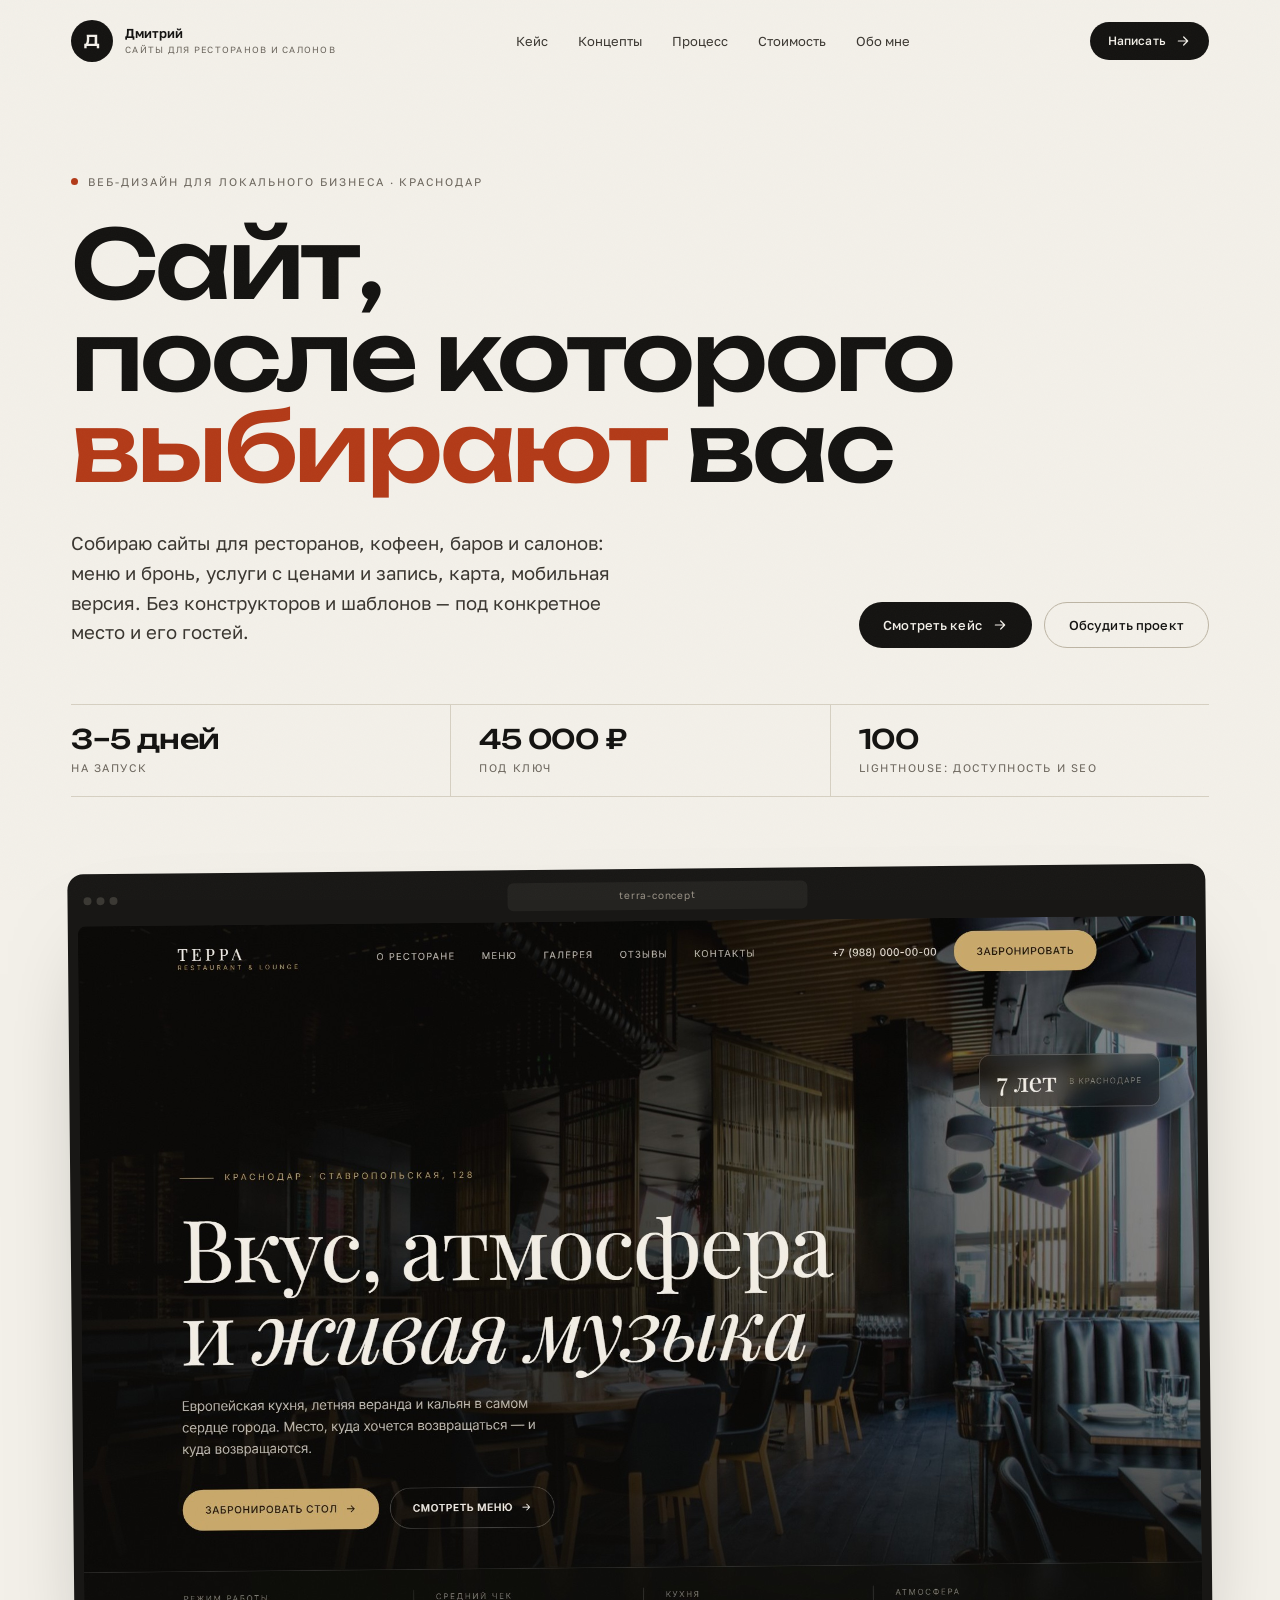
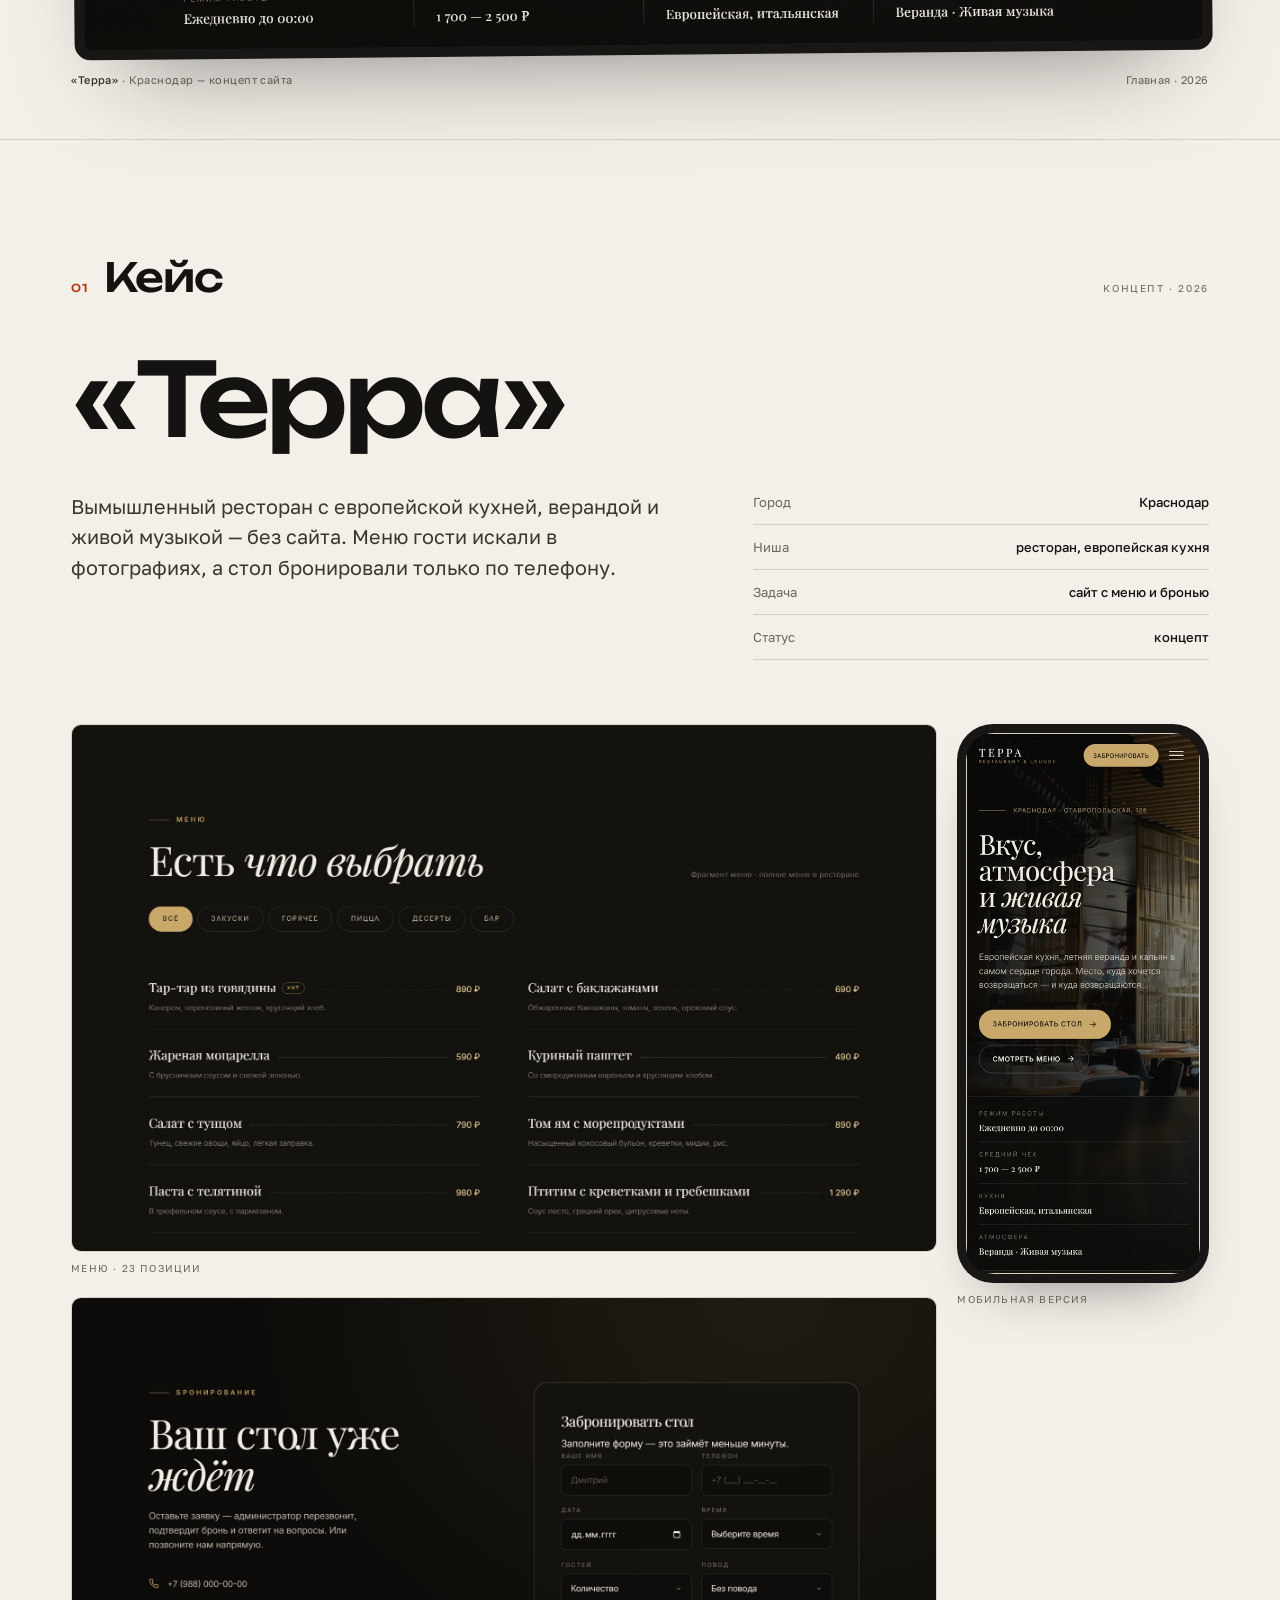
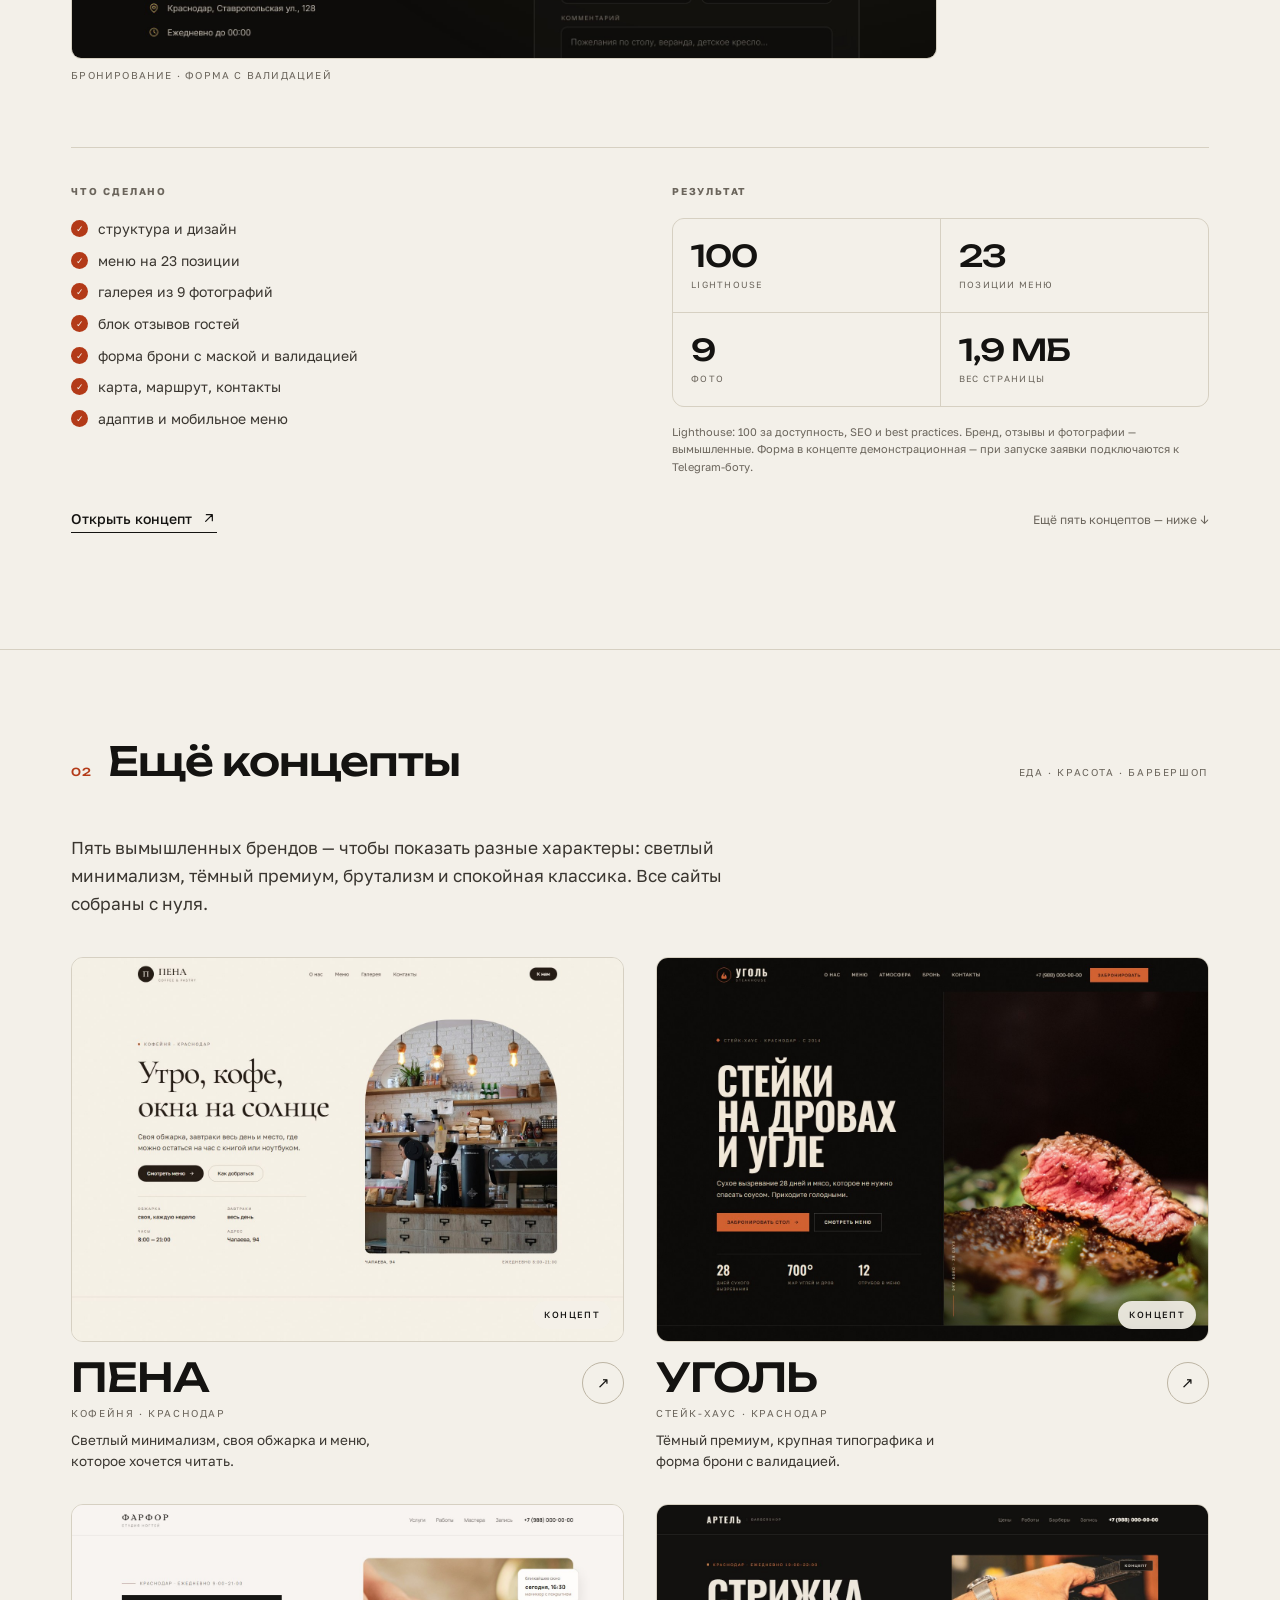
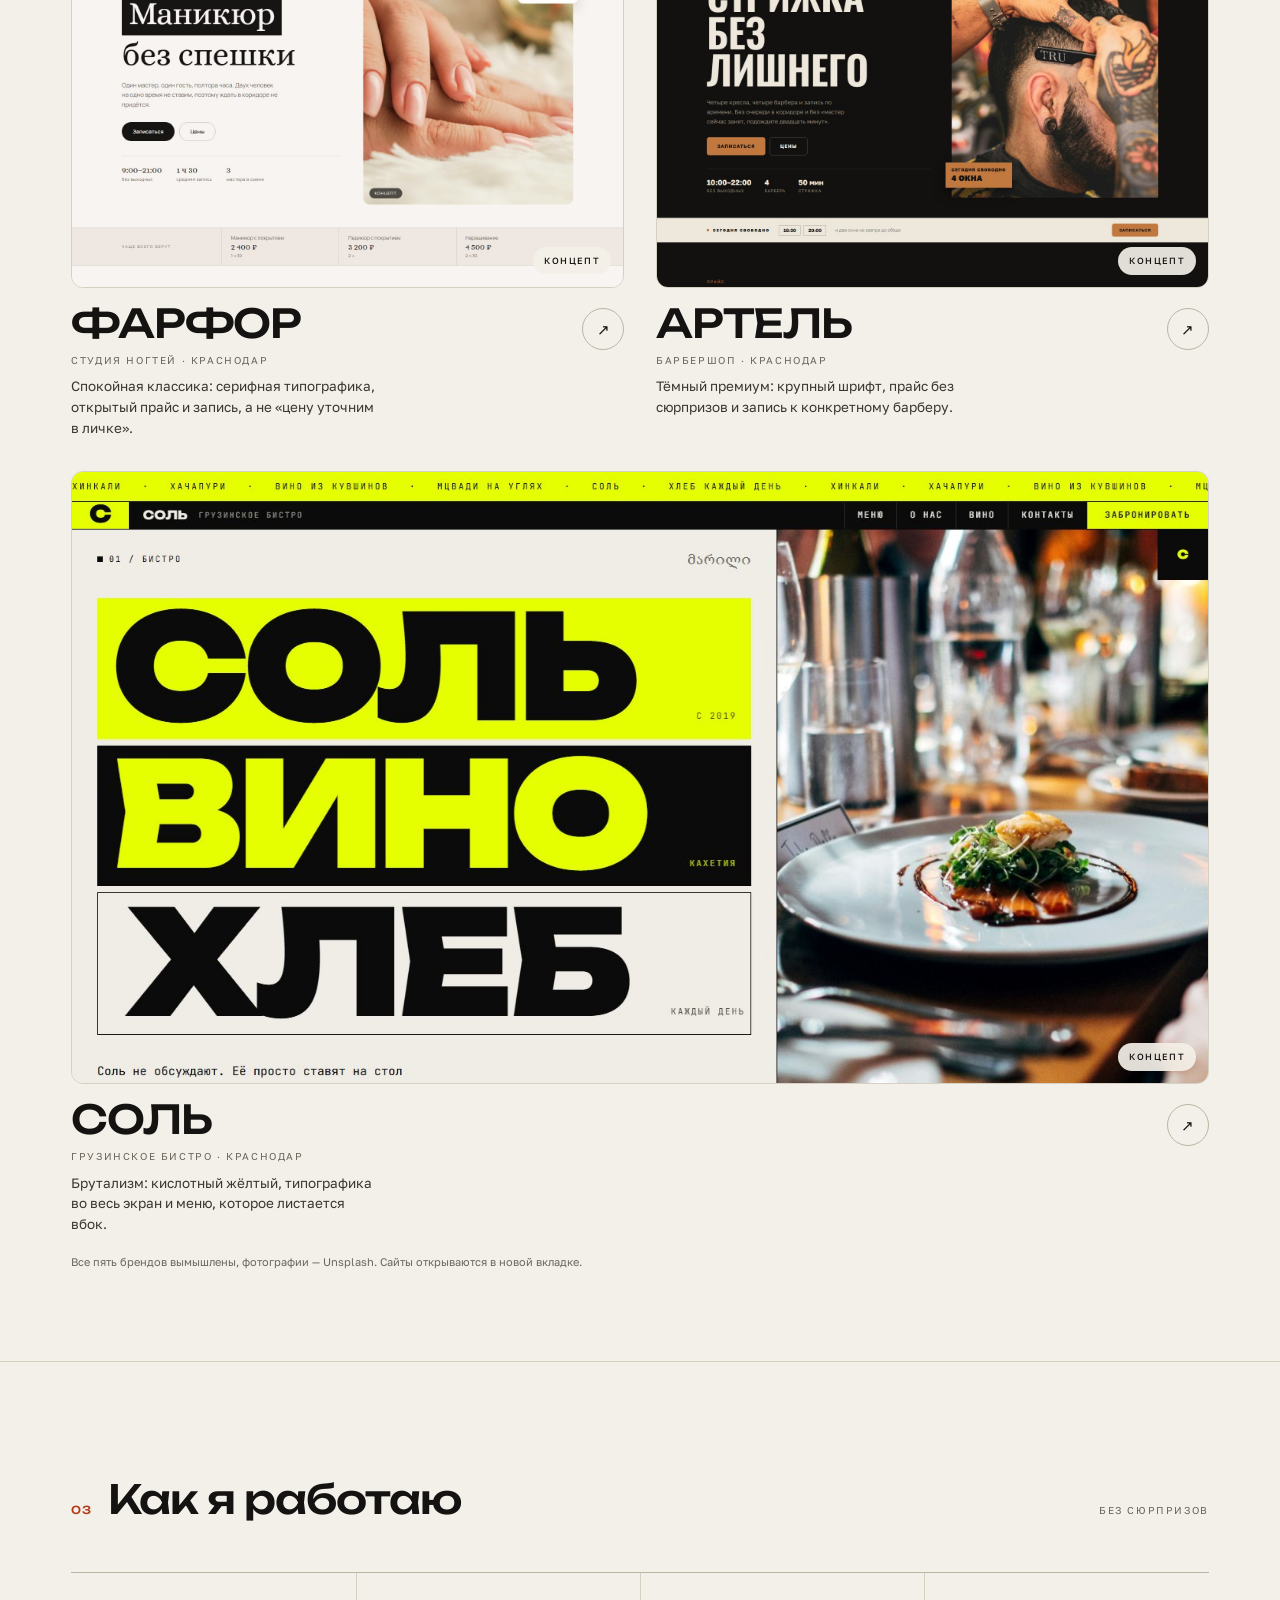
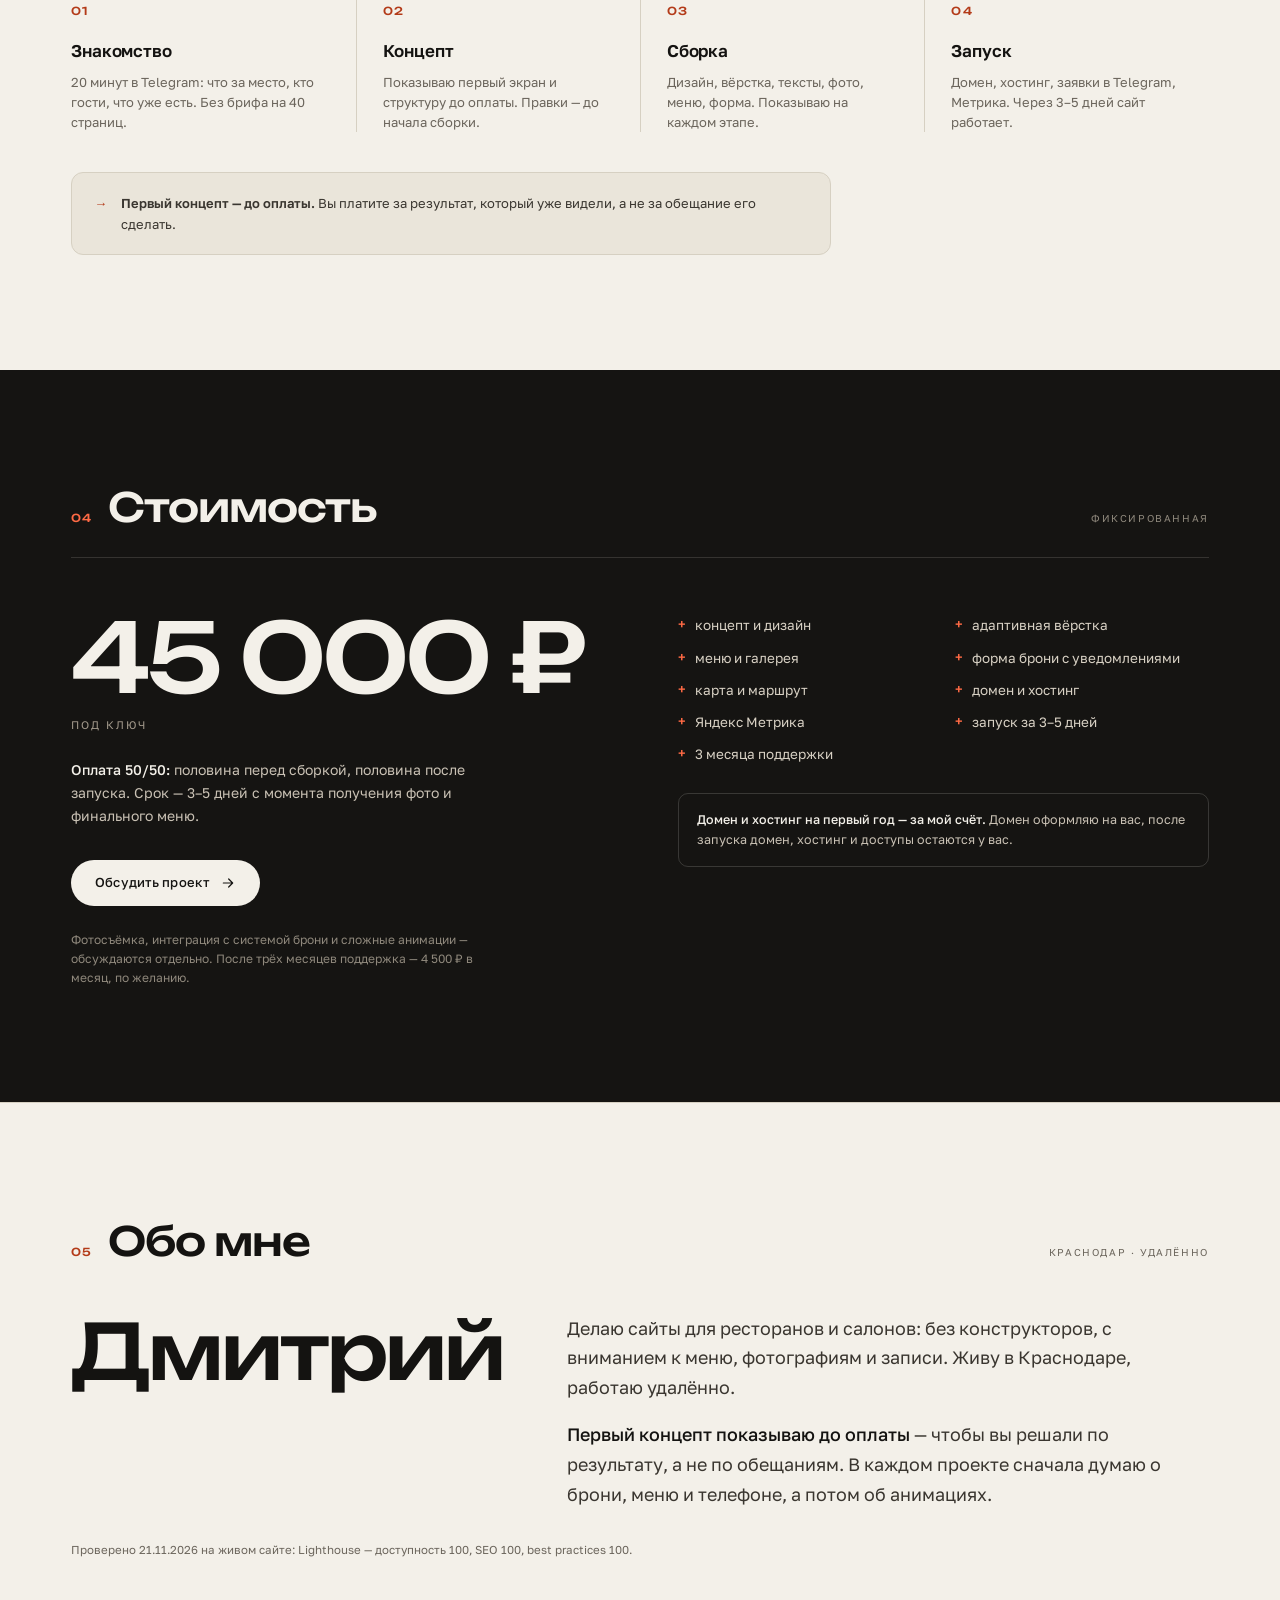
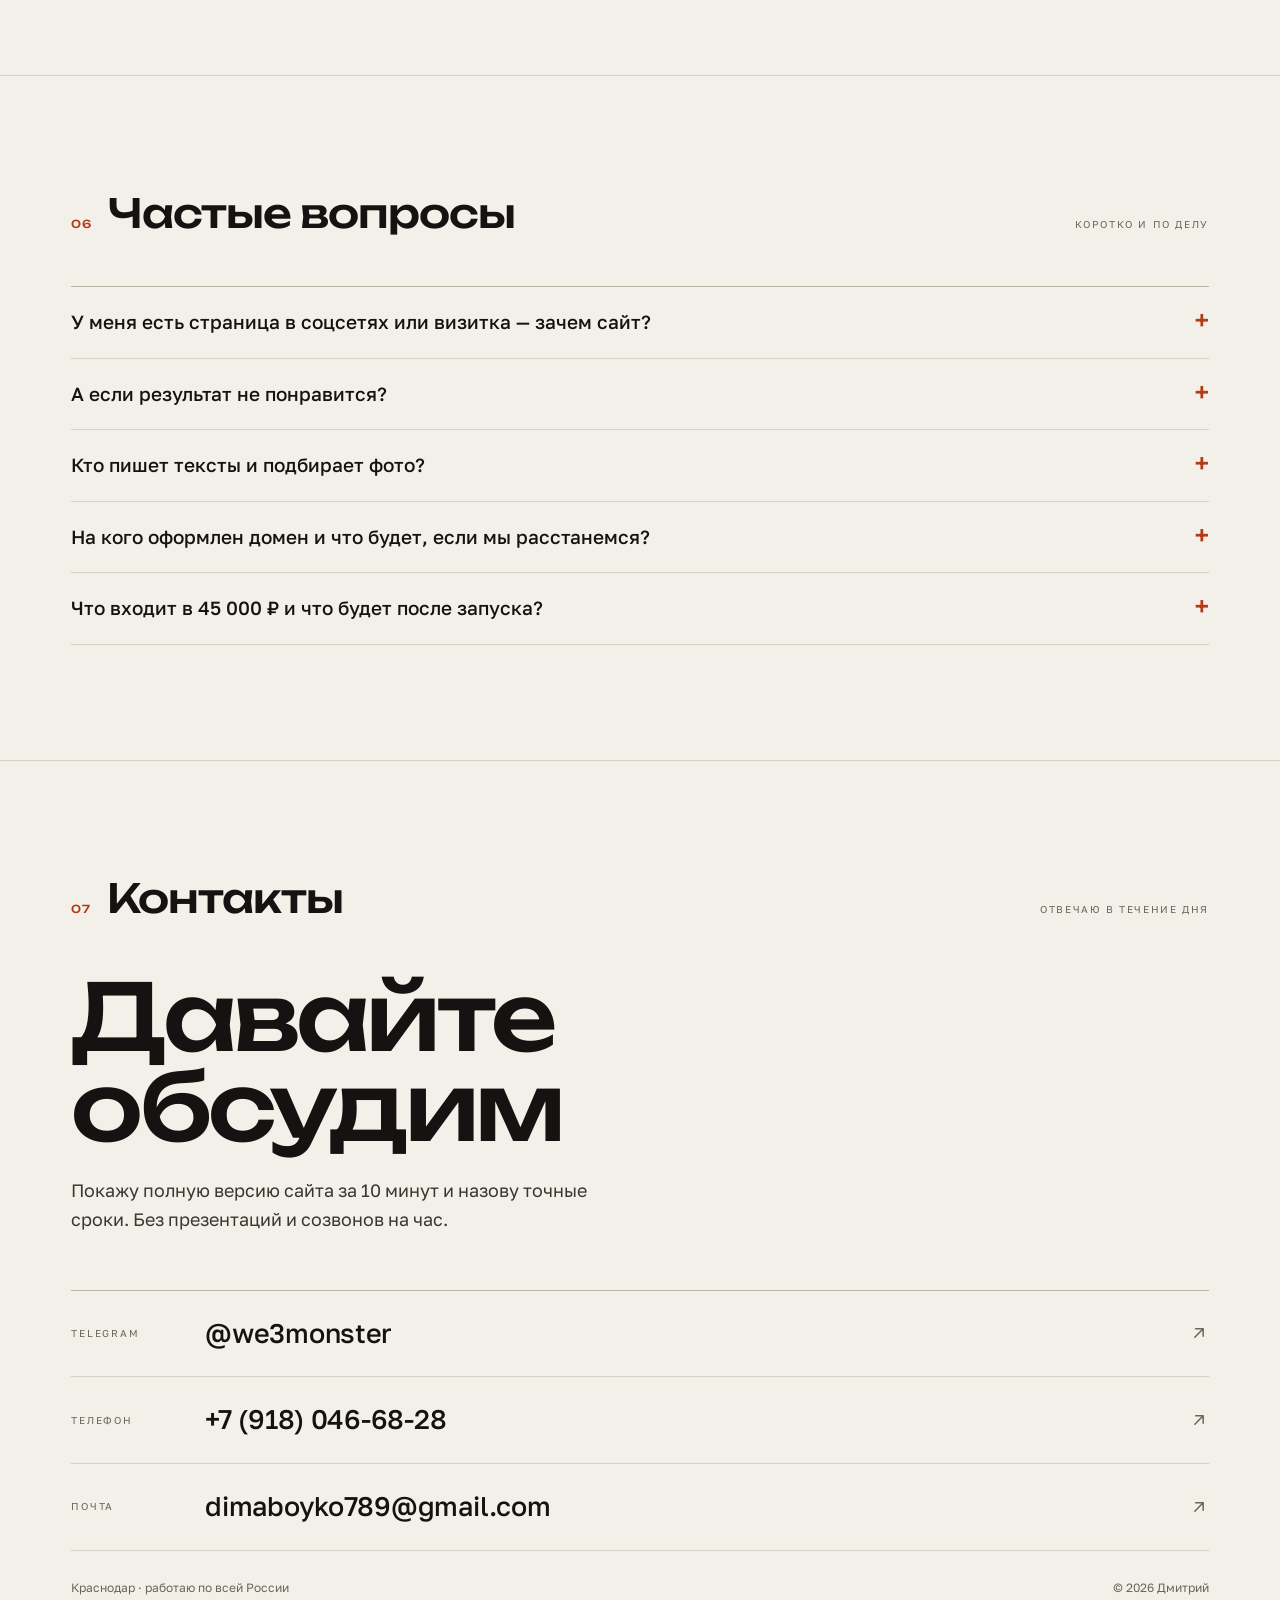
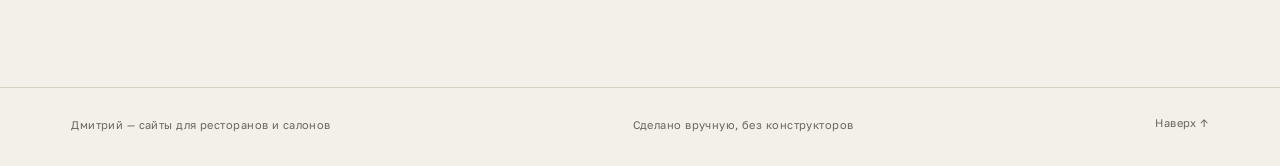
<file: index.html>
<!DOCTYPE html>
<html lang="ru">
<head>
<meta charset="UTF-8">
<meta name="viewport" content="width=device-width, initial-scale=1.0">
<meta name="robots" content="index, follow">
<title>Дмитрий — сайты для ресторанов и салонов | Дизайн, вёрстка, запуск</title>
<meta name="description" content="Собираю сайты для ресторанов, кофеен, баров и салонов: меню и бронирование, услуги с ценами, запись, карта, мобильная версия. Запуск за 3–5 дней. 45 000 ₽ под ключ. Первый концепт — до оплаты.">
<meta name="theme-color" content="#F3F0E9">
<meta property="og:title" content="Дмитрий — сайты для ресторанов и салонов">
<meta property="og:description" content="Меню и бронь, услуги с ценами и запись, карта, мобильная версия. Запуск за 3–5 дней. 45 000 ₽ под ключ.">
<meta property="og:type" content="website">
<meta property="og:image" content="https://dmitriyweb33.github.io/img/og.png">
<meta property="og:url" content="https://dmitriyweb33.github.io/">
<link rel="canonical" href="https://dmitriyweb33.github.io/">
<meta property="og:locale" content="ru_RU">
<link rel="icon" href="data:image/svg+xml,%3Csvg xmlns='http://www.w3.org/2000/svg' viewBox='0 0 64 64'%3E%3Crect width='64' height='64' rx='14' fill='%23151412'/%3E%3Ctext x='32' y='45' font-family='Arial,sans-serif' font-size='34' font-weight='600' fill='%23F3F0E9' text-anchor='middle'%3EД%3C/text%3E%3C/svg%3E">
<link rel="stylesheet" href="fonts/fonts.css">
<script type="application/ld+json">
{
  "@context": "https://schema.org",
  "@type": "ProfessionalService",
  "name": "Дмитрий — сайты для ресторанов и салонов",
  "description": "Дизайн, вёрстка и запуск сайтов для ресторанов, кофеен, баров и салонов красоты.",
  "priceRange": "45 000 ₽",
  "areaServed": "Россия",
  "telephone": "+79180466828",
  "email": "dimaboyko789@gmail.com",
  "sameAs": ["https://t.me/we3monster"],
  "address": {
    "@type": "PostalAddress",
    "addressLocality": "Краснодар",
    "addressCountry": "RU"
  }
}
</script>
<style>
  :root{
    --paper:#f3f0e9;
    --paper-2:#eae5da;
    --ink:#141311;
    --ink-2:#3a3630;
    --muted:#6b655c;
    --line:#d6d0c2;
    --line-strong:#bdb5a4;
    --accent:#b33a18;
    --accent-bright:#ff6a45;
    --dark:#151412;
    --cream:#f3f0e9;
    --display:'Unbounded','Arial Black',sans-serif;
    --sans:'Golos Text',-apple-system,BlinkMacSystemFont,'Segoe UI',sans-serif;
    --wrap:1240px;
    --pad:clamp(20px,4vw,56px);
    --ease:cubic-bezier(.22,.61,.36,1);
  }

  *{margin:0;padding:0;box-sizing:border-box}
  html{scroll-behavior:smooth}
  body{
    background:var(--paper);
    color:var(--ink);
    font-family:var(--sans);
    font-size:16px;
    line-height:1.55;
    -webkit-font-smoothing:antialiased;
    overflow-x:hidden;
  }
  body::after{
    content:"";position:fixed;inset:0;pointer-events:none;z-index:9999;opacity:.025;
    background-image:url("data:image/svg+xml,%3Csvg xmlns='http://www.w3.org/2000/svg' width='160' height='160'%3E%3Cfilter id='n'%3E%3CfeTurbulence type='fractalNoise' baseFrequency='.85' numOctaves='3'/%3E%3C/filter%3E%3Crect width='100%25' height='100%25' filter='url(%23n)'/%3E%3C/svg%3E");
  }
  ::selection{background:var(--accent);color:var(--paper)}
  img{display:block;max-width:100%}
  a{color:inherit;text-decoration:none}
  button{font:inherit;color:inherit;background:none;border:none;cursor:pointer}
  :focus-visible{outline:2px solid var(--accent);outline-offset:3px}

  .wrap{width:100%;max-width:var(--wrap);margin:0 auto;padding:0 var(--pad)}
  .skip{position:absolute;left:-9999px;top:0;background:var(--ink);color:var(--paper);padding:14px 20px;z-index:200;font-size:14px}
  .skip:focus{left:16px;top:16px}

  /* ---------- header ---------- */
  .site-head{
    position:sticky;top:0;z-index:60;
    background:rgba(243,240,233,.86);
    backdrop-filter:blur(16px);-webkit-backdrop-filter:blur(16px);
    border-bottom:1px solid transparent;
    transition:border-color .3s var(--ease);
  }
  .site-head.scrolled{border-bottom-color:var(--line)}
  .head-inner{display:flex;align-items:center;justify-content:space-between;gap:24px;height:82px}
  .brand{display:flex;align-items:center;gap:12px;flex:none}
  .brand-mark{
    width:42px;height:42px;border-radius:50%;background:var(--ink);color:var(--paper);
    display:grid;place-items:center;font-family:var(--display);font-size:15px;font-weight:500;
  }
  .brand-text{font-size:13px;font-weight:600;line-height:1.15}
  .brand-text small{
    display:block;font-size:9px;font-weight:400;color:var(--muted);
    letter-spacing:.14em;text-transform:uppercase;margin-top:4px;
  }
  .nav{display:flex;gap:30px;font-size:13px;color:var(--ink-2)}
  .nav a{position:relative;padding:6px 0}
  .nav a::after{
    content:"";position:absolute;left:0;bottom:0;width:0;height:1px;background:var(--ink);
    transition:width .3s var(--ease);
  }
  .nav a:hover::after{width:100%}

  .btn{
    display:inline-flex;align-items:center;justify-content:center;gap:10px;
    padding:15px 24px;border-radius:999px;font-size:13px;font-weight:500;
    letter-spacing:.01em;line-height:1;white-space:nowrap;
    transition:background .3s var(--ease),color .3s var(--ease),border-color .3s var(--ease),transform .3s var(--ease);
  }
  .btn svg{width:16px;height:16px;flex:none}
  .btn-dark{background:var(--ink);color:var(--paper)}
  .btn-dark:hover{background:var(--accent);transform:translateY(-1px)}
  .btn-ghost{border:1px solid var(--line-strong);color:var(--ink)}
  .btn-ghost:hover{border-color:var(--ink);background:var(--ink);color:var(--paper);transform:translateY(-1px)}
  .btn-sm{padding:11px 18px;font-size:12px}
  .btn-light{background:var(--paper);color:var(--ink)}
  .btn-light:hover{background:var(--accent-bright);color:var(--ink);transform:translateY(-1px)}

  /* ---------- hero ---------- */
  .hero{padding:clamp(48px,7vw,92px) 0 clamp(32px,4vw,56px)}
  .eyebrow{
    display:flex;align-items:center;gap:10px;
    font-size:11px;letter-spacing:.18em;text-transform:uppercase;color:var(--muted);
  }
  .eyebrow i{width:7px;height:7px;border-radius:50%;background:var(--accent);flex:none}
  .hero h1{
    font-family:var(--display);font-weight:500;
    font-size:clamp(42px,7.4vw,106px);
    line-height:.97;letter-spacing:-.035em;
    margin-top:28px;max-width:1120px;
  }
  .hero h1 em{font-style:normal;color:var(--accent)}
  .hero-bottom{
    display:grid;grid-template-columns:1.05fr .95fr;gap:48px;
    align-items:end;margin-top:36px;
  }
  .lead{font-size:clamp(16px,1.45vw,19px);line-height:1.6;color:var(--ink-2);max-width:560px}
  .hero-actions{display:flex;gap:12px;flex-wrap:wrap;justify-content:flex-end}
  .facts{
    display:grid;grid-template-columns:repeat(3,1fr);
    margin-top:56px;border-top:1px solid var(--line);border-bottom:1px solid var(--line);
  }
  .fact{padding:20px 28px;display:flex;flex-direction:column;gap:4px}
  .fact:first-child{padding-left:0}
  .fact + .fact{border-left:1px solid var(--line)}
  .fact b{font-family:var(--display);font-size:clamp(20px,2.1vw,28px);font-weight:500;line-height:1.1;letter-spacing:-.02em}
  .fact span{font-size:11px;letter-spacing:.14em;text-transform:uppercase;color:var(--muted)}

  .stage{margin-top:clamp(40px,6vw,72px);position:relative}
  .browser{
    background:#181715;border-radius:16px;padding:10px;
    box-shadow:0 50px 100px -50px rgba(20,19,17,.5);
    transform:rotate(-.55deg);
  }
  .browser-bar{display:flex;align-items:center;gap:8px;padding:3px 6px 11px}
  .browser-dots{display:flex;gap:5px;flex:none}
  .browser-dots i{display:block;width:8px;height:8px;border-radius:50%;background:#3b3934}
  .browser-url{
    flex:1;max-width:300px;margin:0 auto;padding:6px 14px;border-radius:6px;
    background:#242320;color:#9a9387;font-size:10px;letter-spacing:.08em;text-align:center;
  }
  .browser img{border-radius:8px;width:100%;height:auto}
  .stage figcaption{
    display:flex;justify-content:space-between;gap:20px;margin-top:16px;
    font-size:11px;letter-spacing:.04em;color:var(--muted);
  }
  .stage figcaption b{font-weight:500;color:var(--ink-2)}

  /* ---------- sections ---------- */
  .section{padding:clamp(72px,9vw,128px) 0;border-top:1px solid var(--line);scroll-margin-top:100px}
  .sec-head{display:flex;align-items:baseline;gap:16px;margin-bottom:clamp(32px,4vw,56px)}
  .sec-num{font-family:var(--display);font-size:11px;font-weight:500;color:var(--accent);letter-spacing:.1em}
  .sec-head h2,.sec-title{
    font-family:var(--display);font-weight:500;
    font-size:clamp(26px,3.4vw,40px);letter-spacing:-.025em;line-height:1.1;
  }
  .sec-note{margin-left:auto;font-size:10px;letter-spacing:.16em;text-transform:uppercase;color:var(--muted)}

  /* ---------- case ---------- */
  .case-title{
    font-family:var(--display);font-weight:500;
    font-size:clamp(46px,8vw,112px);line-height:.95;letter-spacing:-.045em;
    margin-bottom:clamp(28px,4vw,44px);
  }
  .case-grid{display:grid;grid-template-columns:1.15fr .85fr;gap:clamp(32px,5vw,80px);align-items:start}
  .case-copy p{font-size:clamp(17px,1.55vw,21px);line-height:1.55;color:var(--ink-2);max-width:620px}
  .case-meta{display:grid}
  .case-meta div{display:flex;justify-content:space-between;gap:20px;padding:12px 0;border-bottom:1px solid var(--line);font-size:13px}
  .case-meta div:first-child{padding-top:0}
  .case-meta dt{color:var(--muted)}
  .case-meta dd{text-align:right;font-weight:500}

  .case-shots{display:grid;grid-template-columns:1.55fr .45fr;gap:20px;margin-top:clamp(40px,5vw,64px);align-items:start}
  .shots-stack{display:grid;gap:20px}
  .shot{margin:0}
  .shot img{width:100%;height:auto;border-radius:10px;border:1px solid var(--line);background:#fff}
  .shot figcaption{font-size:10px;letter-spacing:.12em;text-transform:uppercase;color:var(--muted);margin-top:9px}
  .phone{
    width:100%;max-width:300px;margin:0 auto;padding:9px;border-radius:36px;
    background:#181715;box-shadow:0 30px 60px -35px rgba(20,19,17,.55);
  }
  .phone-screen{border-radius:28px;overflow:hidden;background:#000}
  .phone img{width:100%;height:auto}

  .case-details{
    display:grid;grid-template-columns:1fr 1fr;gap:clamp(32px,5vw,72px);
    margin-top:clamp(44px,5vw,64px);padding-top:36px;border-top:1px solid var(--line);
  }
  .detail h4{font-size:10px;letter-spacing:.18em;text-transform:uppercase;color:var(--muted);margin-bottom:18px}
  .checklist{list-style:none;display:grid;gap:10px}
  .checklist li{display:flex;align-items:flex-start;gap:10px;font-size:14px;color:var(--ink-2)}
  .checklist li::before{
    content:"✓";flex:none;width:17px;height:17px;border-radius:50%;
    background:var(--accent);color:var(--paper);
    display:grid;place-items:center;font-size:9px;line-height:1;margin-top:2px;
  }
  .stats{display:grid;grid-template-columns:1fr 1fr;gap:1px;background:var(--line);border:1px solid var(--line);border-radius:12px;overflow:hidden}
  .stat{background:var(--paper);padding:20px 18px}
  .stat b{display:block;font-family:var(--display);font-size:30px;font-weight:500;line-height:1.1;letter-spacing:-.03em}
  .stat span{display:block;font-size:9px;letter-spacing:.14em;text-transform:uppercase;color:var(--muted);margin-top:6px}
  .case-note{font-size:11px;line-height:1.6;color:var(--muted);margin-top:16px}
  .case-foot{display:flex;align-items:center;justify-content:space-between;gap:24px;flex-wrap:wrap;margin-top:32px}
  .case-link{display:inline-flex;align-items:center;gap:9px;font-size:14px;font-weight:500;border-bottom:1px solid var(--ink);padding-bottom:3px;transition:color .3s var(--ease),border-color .3s var(--ease)}
  .case-link:hover{color:var(--accent);border-color:var(--accent)}
  .case-next{font-size:12px;color:var(--muted)}

  /* ---------- more concepts ---------- */
  .concepts{padding:clamp(56px,7vw,96px) 0}
  .concepts-lead{font-size:clamp(15px,1.35vw,18px);line-height:1.6;color:var(--ink-2);max-width:720px;margin-bottom:clamp(26px,3.5vw,40px)}
  .concept-grid{display:grid;grid-template-columns:1fr 1fr;gap:clamp(20px,3vw,32px)}
.concept-card--wide{grid-column:1 / -1}
.concept-card--wide .concept-media img{aspect-ratio:1440/775}
  .concept-card{display:block}
  .concept-media{position:relative;overflow:hidden;border:1px solid var(--line);border-radius:12px;background:#fff}
  .concept-media img{width:100%;height:auto;aspect-ratio:36/25;object-fit:cover;transition:transform .6s var(--ease)}
  .concept-card:hover .concept-media img{transform:scale(1.025)}
  .concept-badge{
    position:absolute;bottom:12px;right:12px;padding:7px 11px;border-radius:999px;
    background:rgba(243,240,233,.92);backdrop-filter:blur(6px);-webkit-backdrop-filter:blur(6px);
    color:var(--ink);font-size:9px;font-weight:500;letter-spacing:.16em;text-transform:uppercase;
  }
  .concept-body{display:flex;align-items:flex-start;justify-content:space-between;gap:20px;padding-top:16px}
  .concept-title{font-family:var(--display);font-weight:500;font-size:clamp(26px,3.1vw,40px);line-height:1;letter-spacing:-.03em;transition:color .3s var(--ease)}
  .concept-card:hover .concept-title{color:var(--accent)}
  .concept-meta{display:block;font-size:10px;letter-spacing:.16em;text-transform:uppercase;color:var(--muted);margin-top:9px}
  .concept-desc{font-size:13.5px;line-height:1.55;color:var(--ink-2);margin-top:8px;max-width:38ch}
  .concept-arrow{
    flex:none;width:42px;height:42px;border-radius:50%;border:1px solid var(--line-strong);
    display:grid;place-items:center;font-size:15px;line-height:1;margin-top:4px;
    transition:background .3s var(--ease),color .3s var(--ease),border-color .3s var(--ease),transform .3s var(--ease);
  }
  .concept-card:hover .concept-arrow{background:var(--ink);color:var(--paper);border-color:var(--ink);transform:translate(2px,-2px)}
  .concepts-note{font-size:11px;line-height:1.6;color:var(--muted);margin-top:18px}

  /* ---------- process ---------- */
  .process-grid{display:grid;grid-template-columns:repeat(4,1fr);border-top:1px solid var(--line-strong)}
  .step{padding:24px 26px 0 0}
  .step + .step{border-left:1px solid var(--line);padding-left:26px}
  .step i{font-style:normal;font-family:var(--display);font-size:11px;font-weight:500;color:var(--accent);letter-spacing:.1em}
  .step h3{font-size:17px;font-weight:600;margin:16px 0 8px;letter-spacing:-.01em}
  .step p{font-size:13px;line-height:1.55;color:var(--muted)}
  .process-note{
    display:flex;align-items:flex-start;gap:14px;margin-top:40px;padding:20px 22px;
    border:1px solid var(--line);border-radius:12px;background:var(--paper-2);
    font-size:13px;line-height:1.55;color:var(--ink-2);max-width:760px;
  }
  .process-note strong{font-weight:600}
  .process-note::before{content:"→";color:var(--accent);font-weight:600;flex:none}

  /* ---------- price ---------- */
  .price{background:var(--dark);color:var(--cream);border-top:0}
  .price .sec-num{color:var(--accent-bright)}
  .price .sec-note{color:#8f887c}
  .price .sec-head{border-bottom:1px solid rgba(243,240,233,.14);padding-bottom:28px}
  .price-grid{display:grid;grid-template-columns:1fr 1fr;gap:clamp(40px,6vw,88px);align-items:start}
  .price-big{
    font-family:var(--display);font-weight:500;
    font-size:clamp(54px,7.6vw,96px);line-height:1;letter-spacing:-.045em;white-space:nowrap;
  }
  .price-big small{
    display:block;font-family:var(--sans);font-size:11px;font-weight:400;
    letter-spacing:.18em;text-transform:uppercase;color:#a39a8c;margin-top:14px;white-space:normal;
  }
  .price-terms{font-size:14px;line-height:1.65;color:#c9c1b4;max-width:430px;margin-top:28px}
  .price-terms strong{color:var(--cream);font-weight:500}
  .price-actions{display:flex;align-items:center;gap:18px;flex-wrap:wrap;margin-top:32px}
  .price-note{font-size:12px;line-height:1.6;color:#8f887c;max-width:420px;margin-top:24px}
  .includes{list-style:none;display:grid;grid-template-columns:1fr 1fr;gap:12px 22px;padding-top:6px}
  .includes li{display:flex;align-items:flex-start;gap:9px;font-size:13.5px;line-height:1.5;color:#d8d1c4}
  .includes li::before{content:"+";flex:none;color:var(--accent-bright);font-weight:500;line-height:1.4}
  .bonus{
    margin-top:28px;padding:16px 18px;border:1px solid rgba(243,240,233,.16);border-radius:10px;
    font-size:12.5px;line-height:1.6;color:#c9c1b4;
  }
  .bonus b{color:var(--cream);font-weight:500}

  /* ---------- about ---------- */
  .about-grid{display:grid;grid-template-columns:.8fr 1.2fr;gap:clamp(32px,5vw,80px);align-items:start}
  .about-title{font-family:var(--display);font-weight:500;font-size:clamp(42px,6vw,80px);line-height:1;letter-spacing:-.04em}
  .about-copy p{font-size:clamp(16px,1.4vw,19px);line-height:1.65;color:var(--ink-2);max-width:640px}
  .about-copy p + p{margin-top:18px}
  .about-copy p strong{font-weight:500;color:var(--ink)}
  .about-note{font-size:11.5px;line-height:1.6;color:var(--muted);margin-top:32px;max-width:760px}

  /* ---------- faq ---------- */
  .faq-list{margin-top:14px;border-top:1px solid var(--line-strong)}
  .faq-item{border-bottom:1px solid var(--line)}
  .faq-item summary{
    display:flex;align-items:flex-start;gap:20px;cursor:pointer;list-style:none;
    padding:22px 0;font-size:clamp(16px,1.5vw,19px);line-height:1.4;font-weight:500;color:var(--ink);
  }
  .faq-item summary::-webkit-details-marker{display:none}
  .faq-item summary::after{
    content:"+";margin-left:auto;flex:none;font-family:var(--display);font-size:22px;
    line-height:1;color:var(--accent);transition:transform .3s var(--ease);
  }
  .faq-item[open] summary::after{transform:rotate(45deg)}
  .faq-item p{font-size:14.5px;line-height:1.65;color:var(--muted);max-width:820px;padding:0 0 26px}
  .faq-item p + p{padding-top:0}
  .faq-item p strong{color:var(--ink-2);font-weight:500}

  /* ---------- contact ---------- */
  .contact{border-top:1px solid var(--line);padding-bottom:clamp(56px,7vw,96px)}
  .contact-title{
    font-family:var(--display);font-weight:500;
    font-size:clamp(46px,7.2vw,96px);line-height:.98;letter-spacing:-.04em;max-width:900px;
  }
  .contact-lead{font-size:clamp(15px,1.4vw,18px);line-height:1.6;color:var(--ink-2);max-width:560px;margin-top:24px}
  .contact-list{margin-top:clamp(36px,5vw,56px);border-top:1px solid var(--line-strong)}
  .contact-row{
    display:flex;align-items:center;gap:24px;padding:22px 0;border-bottom:1px solid var(--line);
    transition:padding .3s var(--ease),color .3s var(--ease);
  }
  .contact-row:hover{padding-left:10px;color:var(--accent)}
  .contact-row span{font-size:10px;letter-spacing:.18em;text-transform:uppercase;color:var(--muted);width:110px;flex:none}
  .contact-row b{font-size:clamp(18px,2.2vw,27px);font-weight:500;letter-spacing:-.01em}
  .contact-row svg{width:20px;height:20px;margin-left:auto;flex:none;color:var(--muted);transition:color .3s var(--ease),transform .3s var(--ease)}
  .contact-row:hover svg{color:var(--accent);transform:translate(3px,-3px)}
  .contact-foot{display:flex;justify-content:space-between;gap:20px;flex-wrap:wrap;margin-top:28px;font-size:12px;color:var(--muted)}

  /* ---------- footer ---------- */
  .footer{border-top:1px solid var(--line);padding:26px 0 32px}
  .footer-inner{display:flex;align-items:center;justify-content:space-between;gap:20px;flex-wrap:wrap;font-size:11px;letter-spacing:.04em;color:var(--muted)}
  .footer-inner a{border-bottom:1px solid transparent;padding-bottom:2px}
  .footer-inner a:hover{border-color:var(--muted);color:var(--ink)}

  /* ---------- motion ---------- */
  .reveal{opacity:0;transform:translateY(18px);transition:opacity .7s var(--ease),transform .7s var(--ease)}
  .reveal.in{opacity:1;transform:none}

  /* ---------- responsive ---------- */
  @media (max-width:1024px){
    .nav{display:none}
    .process-grid{grid-template-columns:1fr 1fr;border-top:0}
    .step{padding:24px 24px 24px 0;border-top:1px solid var(--line-strong)}
    .step + .step{border-left:0;padding-left:0}
    .step:nth-child(even){padding-left:24px;border-left:1px solid var(--line)}
  }
  @media (max-width:860px){
    .head-inner{height:72px}
    .hero-bottom{grid-template-columns:1fr;gap:28px}
    .hero-actions{justify-content:flex-start}
    .facts{margin-top:40px}
    .fact{padding:16px 20px}
    .case-grid{grid-template-columns:1fr;gap:32px}
    .case-meta div:first-child{padding-top:12px;border-top:1px solid var(--line)}
    .case-shots{grid-template-columns:1fr;gap:28px}
    .shot-phone{order:-1}
    .phone{max-width:270px}
    .case-details{grid-template-columns:1fr}
    .price-grid{grid-template-columns:1fr;gap:44px}
    .about-grid{grid-template-columns:1fr;gap:28px}
    .concept-grid{grid-template-columns:1fr;gap:32px}
  }
  @media (max-width:600px){
    .brand-text small{display:none}
    .hero{padding-top:40px}
    .hero h1{font-size:clamp(38px,11.5vw,54px);letter-spacing:-.03em}
    .hero h1 br{display:none}
    .hero-actions .btn{flex:1 1 auto}
    .facts{grid-template-columns:1fr}
    .fact{padding:14px 0}
    .fact + .fact{border-left:0;border-top:1px solid var(--line)}
    .stage figcaption{flex-direction:column;gap:4px}
    .section{padding:64px 0}
    .sec-head{gap:12px}
    .sec-note{display:none}
    .case-title{font-size:clamp(42px,13vw,64px)}
    .stats{grid-template-columns:1fr 1fr}
    .step{padding:20px 0}
    .step:nth-child(even){padding-left:0;border-left:0}
    .process-grid{grid-template-columns:1fr}
    .step + .step{border-top:1px solid var(--line)}
    .price-big{font-size:clamp(46px,13vw,70px)}
    .includes{grid-template-columns:1fr}
    .contact-row{gap:14px;flex-wrap:wrap}
    .contact-row span{width:100%;margin-bottom:-8px}
    .contact-row b{font-size:20px}
    .contact-row svg{margin-left:auto}
    .footer-inner{flex-direction:column;align-items:flex-start;gap:8px}
  }
  @media (prefers-reduced-motion:reduce){
    html{scroll-behavior:auto}
    *,*::before,*::after{animation-duration:.001ms !important;transition-duration:.001ms !important}
    .reveal{opacity:1;transform:none}
    .browser{transform:none}
  }
</style>
<noscript><style>.reveal{opacity:1;transform:none}</style></noscript>
</head>
<body>
<a class="skip" href="#main">К содержанию</a>

<header class="site-head" id="header">
  <div class="wrap head-inner">
    <a class="brand" href="#top">
      <span class="brand-mark" aria-hidden="true">Д</span>
      <span class="brand-text">Дмитрий<small>сайты для ресторанов и салонов</small></span>
    </a>
    <nav class="nav" aria-label="Основная навигация">
      <a href="#case">Кейс</a>
      <a href="#concepts">Концепты</a>
      <a href="#process">Процесс</a>
      <a href="#price">Стоимость</a>
      <a href="#about">Обо мне</a>
    </nav>
    <a class="btn btn-dark btn-sm" href="#contact">
      Написать
      <svg viewBox="0 0 24 24" fill="none" stroke="currentColor" stroke-width="1.8" stroke-linecap="round" stroke-linejoin="round" aria-hidden="true"><path d="M5 12h14M13 6l6 6-6 6"/></svg>
    </a>
  </div>
</header>

<main id="main">
  <!-- ================= HERO ================= -->
  <section class="hero" id="top">
    <div class="wrap">
      <p class="eyebrow"><i aria-hidden="true"></i> Веб-дизайн для локального бизнеса · Краснодар</p>
      <h1>Сайт, <br>после которого <br><em>выбирают</em> вас</h1>

      <div class="hero-bottom">
        <p class="lead">Собираю сайты для ресторанов, кофеен, баров и салонов: меню и бронь, услуги с ценами и запись, карта, мобильная версия. Без конструкторов и шаблонов — под конкретное место и его гостей.</p>
        <div class="hero-actions">
          <a class="btn btn-dark" href="#case">
            Смотреть кейс
            <svg viewBox="0 0 24 24" fill="none" stroke="currentColor" stroke-width="1.8" stroke-linecap="round" stroke-linejoin="round" aria-hidden="true"><path d="M5 12h14M13 6l6 6-6 6"/></svg>
          </a>
          <a class="btn btn-ghost" href="#contact">Обсудить проект</a>
        </div>
      </div>

      <div class="facts">
        <div class="fact"><b>3–5 дней</b><span>на запуск</span></div>
        <div class="fact"><b>45 000 ₽</b><span>под ключ</span></div>
        <div class="fact"><b>100</b><span>Lighthouse: доступность и SEO</span></div>
      </div>

      <figure class="stage">
        <div class="browser">
          <div class="browser-bar" aria-hidden="true">
            <span class="browser-dots"><i></i><i></i><i></i></span>
            <span class="browser-url">terra-concept</span>
          </div>
          <img src="img/01-hero.jpg" width="1920" height="1245" alt="Главный экран концепта сайта ресторана «Терра»: тёмная фотография зала, заголовок «Вкус, атмосфера и живая музыка»" fetchpriority="high">
        </div>
        <figcaption>
          <span><b>«Терра»</b> · Краснодар — концепт сайта</span>
          <span>Главная · 2026</span>
        </figcaption>
      </figure>
    </div>
  </section>

  <!-- ================= CASE ================= -->
  <section class="section" id="case">
    <div class="wrap">
      <div class="sec-head reveal">
        <span class="sec-num">01</span>
        <h2>Кейс</h2>
        <span class="sec-note">Концепт · 2026</span>
      </div>

      <h3 class="case-title reveal">«Терра»</h3>

      <div class="case-grid reveal">
        <div class="case-copy">
          <p>Вымышленный ресторан с европейской кухней, верандой и живой музыкой — без сайта. Меню гости искали в фотографиях, а стол бронировали только по телефону.</p>
        </div>
        <dl class="case-meta">
          <div><dt>Город</dt><dd>Краснодар</dd></div>
          <div><dt>Ниша</dt><dd>ресторан, европейская кухня</dd></div>
          <div><dt>Задача</dt><dd>сайт с меню и бронью</dd></div>
          <div><dt>Статус</dt><dd>концепт</dd></div>
        </dl>
      </div>

      <div class="case-shots reveal">
        <div class="shots-stack">
          <figure class="shot">
            <img src="img/02-menu.jpg" width="1920" height="1169" loading="lazy" alt="Страница меню концепта: 23 позиции с ценами, разделы кухни и напитков">
            <figcaption>Меню · 23 позиции</figcaption>
          </figure>
          <figure class="shot">
            <img src="img/03-booking.jpg" width="1920" height="800" loading="lazy" alt="Страница бронирования концепта: форма с датой, временем, количеством гостей и телефоном">
            <figcaption>Бронирование · форма с валидацией</figcaption>
          </figure>
        </div>
        <figure class="shot shot-phone">
          <div class="phone">
            <div class="phone-screen">
              <img src="img/mobile.webp" width="430" height="1000" loading="lazy" alt="Мобильная версия главного экрана концепта «Терра»">
            </div>
          </div>
          <figcaption>Мобильная версия</figcaption>
        </figure>
      </div>

      <div class="case-details reveal">
        <div class="detail">
          <h4>Что сделано</h4>
          <ul class="checklist">
            <li>структура и дизайн</li>
            <li>меню на 23 позиции</li>
            <li>галерея из 9 фотографий</li>
            <li>блок отзывов гостей</li>
            <li>форма брони с маской и валидацией</li>
            <li>карта, маршрут, контакты</li>
            <li>адаптив и мобильное меню</li>
          </ul>
        </div>
        <div class="detail">
          <h4>Результат</h4>
          <div class="stats">
            <div class="stat"><b>100</b><span>Lighthouse</span></div>
            <div class="stat"><b>23</b><span>позиции меню</span></div>
            <div class="stat"><b>9</b><span>фото</span></div>
            <div class="stat"><b>1,9 МБ</b><span>вес страницы</span></div>
          </div>
          <p class="case-note">Lighthouse: 100 за доступность, SEO и best practices. Бренд, отзывы и фотографии — вымышленные. Форма в концепте демонстрационная — при запуске заявки подключаются к Telegram-боту.</p>
        </div>
      </div>

      <div class="case-foot reveal">
        <a class="case-link" href="demo/index.html" target="_blank" rel="noopener">
          Открыть концепт
          <svg width="16" height="16" viewBox="0 0 24 24" fill="none" stroke="currentColor" stroke-width="1.8" stroke-linecap="round" stroke-linejoin="round" aria-hidden="true"><path d="M7 17 17 7M8 7h9v9"/></svg>
        </a>
        <span class="case-next">Ещё пять концептов — ниже ↓</span>
      </div>
    </div>
  </section>

  <!-- ================= MORE CONCEPTS ================= -->
  <section class="section concepts" id="concepts">
    <div class="wrap">
      <div class="sec-head reveal">
        <span class="sec-num">02</span>
        <h2>Ещё концепты</h2>
        <span class="sec-note">Еда · Красота · Барбершоп</span>
      </div>
      <p class="concepts-lead reveal">Пять вымышленных брендов — чтобы показать разные характеры: светлый минимализм, тёмный премиум, брутализм и спокойная классика. Все сайты собраны с нуля.</p>

      <div class="concept-grid">
        <a class="concept-card reveal" href="concepts/coffee/index.html" target="_blank" rel="noopener">
          <div class="concept-media">
            <img src="img/concept-coffee.jpg" width="1440" height="1000" loading="lazy" alt="Главный экран концепта кофейни «ПЕНА»: светлый зал и арочное фото барной стойки">
            <span class="concept-badge">концепт</span>
          </div>
          <div class="concept-body">
            <div>
              <h3 class="concept-title">ПЕНА</h3>
              <span class="concept-meta">кофейня · Краснодар</span>
              <p class="concept-desc">Светлый минимализм, своя обжарка и меню, которое хочется читать.</p>
            </div>
            <span class="concept-arrow" aria-hidden="true">↗</span>
          </div>
        </a>

        <a class="concept-card reveal" href="concepts/steak/index.html" target="_blank" rel="noopener">
          <div class="concept-media">
            <img src="img/concept-steak.jpg" width="1440" height="1000" loading="lazy" alt="Главный экран концепта стейк-хауса «УГОЛЬ»: крупный план стейка и заголовок «Стейки на дровах и угле»">
            <span class="concept-badge">концепт</span>
          </div>
          <div class="concept-body">
            <div>
              <h3 class="concept-title">УГОЛЬ</h3>
              <span class="concept-meta">стейк-хаус · Краснодар</span>
              <p class="concept-desc">Тёмный премиум, крупная типографика и форма брони с валидацией.</p>
            </div>
            <span class="concept-arrow" aria-hidden="true">↗</span>
          </div>
        </a>

        <a class="concept-card reveal" href="concepts/farfor/index.html" target="_blank" rel="noopener">
          <div class="concept-media">
            <img src="img/concept-farfor.jpg" width="1440" height="1000" loading="lazy" alt="Главный экран концепта студии ногтей «ФАРФОР»: надпись «Маникюр» на тёмной плашке и фото ухоженных рук">
            <span class="concept-badge">концепт</span>
          </div>
          <div class="concept-body">
            <div>
              <h3 class="concept-title">ФАРФОР</h3>
              <span class="concept-meta">студия ногтей · Краснодар</span>
              <p class="concept-desc">Спокойная классика: серифная типографика, открытый прайс и запись, а не «цену уточним в личке».</p>
            </div>
            <span class="concept-arrow" aria-hidden="true">↗</span>
          </div>
        </a>

        <a class="concept-card reveal" href="concepts/artel/index.html" target="_blank" rel="noopener">
          <div class="concept-media">
            <img src="img/concept-artel.jpg" width="1440" height="1000" loading="lazy" alt="Главный экран концепта барбершопа «АРТЕЛЬ»: крупные надписи «Стрижка без лишнего» и фото работы барбера">
            <span class="concept-badge">концепт</span>
          </div>
          <div class="concept-body">
            <div>
              <h3 class="concept-title">АРТЕЛЬ</h3>
              <span class="concept-meta">барбершоп · Краснодар</span>
              <p class="concept-desc">Тёмный премиум: крупный шрифт, прайс без сюрпризов и запись к конкретному барберу.</p>
            </div>
            <span class="concept-arrow" aria-hidden="true">↗</span>
          </div>
        </a>

        <a class="concept-card concept-card--wide reveal" href="concepts/salt/index.html" target="_blank" rel="noopener">
          <div class="concept-media">
            <img src="img/concept-salt.jpg" width="1440" height="775" loading="lazy" alt="Главный экран концепта грузинского бистро «СОЛЬ»: огромные надписи «СОЛЬ», «ВИНО», «ХЛЕБ» на жёлтом и чёрном">
            <span class="concept-badge">концепт</span>
          </div>
          <div class="concept-body">
            <div>
              <h3 class="concept-title">СОЛЬ</h3>
              <span class="concept-meta">грузинское бистро · Краснодар</span>
              <p class="concept-desc">Брутализм: кислотный жёлтый, типографика во весь экран и меню, которое листается вбок.</p>
            </div>
            <span class="concept-arrow" aria-hidden="true">↗</span>
          </div>
        </a>
      </div>
      <p class="concepts-note reveal">Все пять брендов вымышлены, фотографии — Unsplash. Сайты открываются в новой вкладке.</p>
    </div>
  </section>

  <!-- ================= PROCESS ================= -->
  <section class="section" id="process">
    <div class="wrap">
      <div class="sec-head reveal">
        <span class="sec-num">03</span>
        <h2>Как я работаю</h2>
        <span class="sec-note">Без сюрпризов</span>
      </div>

      <div class="process-grid reveal">
        <div class="step">
          <i>01</i>
          <h3>Знакомство</h3>
          <p>20 минут в Telegram: что за место, кто гости, что уже есть. Без брифа на 40 страниц.</p>
        </div>
        <div class="step">
          <i>02</i>
          <h3>Концепт</h3>
          <p>Показываю первый экран и структуру до оплаты. Правки — до начала сборки.</p>
        </div>
        <div class="step">
          <i>03</i>
          <h3>Сборка</h3>
          <p>Дизайн, вёрстка, тексты, фото, меню, форма. Показываю на каждом этапе.</p>
        </div>
        <div class="step">
          <i>04</i>
          <h3>Запуск</h3>
          <p>Домен, хостинг, заявки в Telegram, Метрика. Через 3–5 дней сайт работает.</p>
        </div>
      </div>

      <p class="process-note reveal"><span><strong>Первый концепт — до оплаты.</strong> Вы платите за результат, который уже видели, а не за обещание его сделать.</span></p>
    </div>
  </section>

  <!-- ================= PRICE ================= -->
  <section class="section price" id="price">
    <div class="wrap">
      <div class="sec-head reveal">
        <span class="sec-num">04</span>
        <h2>Стоимость</h2>
        <span class="sec-note">Фиксированная</span>
      </div>

      <div class="price-grid">
        <div class="reveal">
          <div class="price-big">45 000 ₽<small>под ключ</small></div>
          <p class="price-terms"><strong>Оплата 50/50:</strong> половина перед сборкой, половина после запуска. Срок — 3–5 дней с момента получения фото и финального меню.</p>
          <div class="price-actions">
            <a class="btn btn-light" href="#contact">
              Обсудить проект
              <svg viewBox="0 0 24 24" fill="none" stroke="currentColor" stroke-width="1.8" stroke-linecap="round" stroke-linejoin="round" aria-hidden="true"><path d="M5 12h14M13 6l6 6-6 6"/></svg>
            </a>
          </div>
          <p class="price-note">Фотосъёмка, интеграция с системой брони и сложные анимации — обсуждаются отдельно. После трёх месяцев поддержка — 4 500 ₽ в месяц, по желанию.</p>
        </div>

        <div class="reveal">
          <ul class="includes">
            <li>концепт и дизайн</li>
            <li>адаптивная вёрстка</li>
            <li>меню и галерея</li>
            <li>форма брони с уведомлениями</li>
            <li>карта и маршрут</li>
            <li>домен и хостинг</li>
            <li>Яндекс Метрика</li>
            <li>запуск за 3–5 дней</li>
            <li>3 месяца поддержки</li>
          </ul>
          <div class="bonus"><b>Домен и хостинг на первый год — за мой счёт.</b> Домен оформляю на вас, после запуска домен, хостинг и доступы остаются у вас.</div>
        </div>
      </div>
    </div>
  </section>

  <!-- ================= ABOUT ================= -->
  <section class="section" id="about">
    <div class="wrap">
      <div class="sec-head reveal">
        <span class="sec-num">05</span>
        <h2>Обо мне</h2>
        <span class="sec-note">Краснодар · удалённо</span>
      </div>

      <div class="about-grid">
        <h3 class="about-title reveal">Дмитрий</h3>
        <div class="about-copy reveal">
          <p>Делаю сайты для ресторанов и салонов: без конструкторов, с вниманием к меню, фотографиям и записи. Живу в Краснодаре, работаю удалённо.</p>
          <p><strong>Первый концепт показываю до оплаты</strong> — чтобы вы решали по результату, а не по обещаниям. В каждом проекте сначала думаю о брони, меню и телефоне, а потом об анимациях.</p>
        </div>
      </div>

      <p class="about-note reveal">Проверено 21.11.2026 на живом сайте: Lighthouse — доступность 100, SEO 100, best practices 100.</p>
    </div>
  </section>

  <!-- ================= FAQ ================= -->
  <section class="section" id="faq">
    <div class="wrap">
      <div class="sec-head reveal">
        <span class="sec-num">06</span>
        <h2>Частые вопросы</h2>
        <span class="sec-note">Коротко и по делу</span>
      </div>

      <div class="faq-list reveal">
        <details class="faq-item">
          <summary>У меня есть страница в соцсетях или визитка — зачем сайт?</summary>
          <p>Визитка — это Taplink или автосайт из карточки Яндекса. Она открывается только по прямой ссылке: своего домена у неё нет, и в поиске её не находят. Сайт на домене открывается по запросу «кофейня на Красной» и выглядит как заведение, а не как рекламная карточка.</p>
        </details>
        <details class="faq-item">
          <summary>А если результат не понравится?</summary>
          <p>Первый концепт показываю до оплаты. Если он не ваш — не платите и не продолжаем. Правки по дизайну и структуре — до начала сборки, пока я не начал верстать: переделывать готовую вёрстку дорого и для вас, и для меня.</p>
        </details>
        <details class="faq-item">
          <summary>Кто пишет тексты и подбирает фото?</summary>
          <p>Тексты пишу я — из вашей карточки, меню и короткого разговора в мессенджере. Фото — ваши; если своих нет, подберу подходящие и приведу к одному цвету. Съёмка зала и блюд — отдельная история, её обсуждаем заранее.</p>
        </details>
        <details class="faq-item">
          <summary>На кого оформлен домен и что будет, если мы расстанемся?</summary>
          <p>Домен оформляю на вас. Первый год домена и хостинга оплачиваю я, после запуска домен, хостинг и доступы — у вас. Если решите уйти, сайт остаётся вашим: заберёте файлы и продолжите с любым разработчиком.</p>
        </details>
        <details class="faq-item">
          <summary>Что входит в 45 000 ₽ и что будет после запуска?</summary>
          <p>Концепт, дизайн, вёрстка, меню, галерея, форма брони с уведомлениями в Telegram, карта, домен и хостинг на первый год, Метрика и три месяца поддержки. Дальше — 4 500 ₽ в месяц, по желанию и без обязательств.</p>
        </details>
      </div>
    </div>
  </section>

  <!-- ================= CONTACT ================= -->
  <section class="section contact" id="contact">
    <div class="wrap">
      <div class="sec-head reveal">
        <span class="sec-num">07</span>
        <span class="sec-title">Контакты</span>
        <span class="sec-note">Отвечаю в течение дня</span>
      </div>

      <h2 class="contact-title reveal">Давайте<br>обсудим</h2>
      <p class="contact-lead reveal">Покажу полную версию сайта за 10 минут и назову точные сроки. Без презентаций и созвонов на час.</p>

      <div class="contact-list reveal">
        <a class="contact-row" href="https://t.me/we3monster" target="_blank" rel="noopener">
          <span>Telegram</span>
          <b>@we3monster</b>
          <svg viewBox="0 0 24 24" fill="none" stroke="currentColor" stroke-width="1.8" stroke-linecap="round" stroke-linejoin="round" aria-hidden="true"><path d="M7 17 17 7M8 7h9v9"/></svg>
        </a>
        <a class="contact-row" href="tel:+79180466828">
          <span>Телефон</span>
          <b>+7 (918) 046-68-28</b>
          <svg viewBox="0 0 24 24" fill="none" stroke="currentColor" stroke-width="1.8" stroke-linecap="round" stroke-linejoin="round" aria-hidden="true"><path d="M7 17 17 7M8 7h9v9"/></svg>
        </a>
        <a class="contact-row" href="mailto:dimaboyko789@gmail.com">
          <span>Почта</span>
          <b>dimaboyko789@gmail.com</b>
          <svg viewBox="0 0 24 24" fill="none" stroke="currentColor" stroke-width="1.8" stroke-linecap="round" stroke-linejoin="round" aria-hidden="true"><path d="M7 17 17 7M8 7h9v9"/></svg>
        </a>
      </div>

      <div class="contact-foot">
        <span>Краснодар · работаю по всей России</span>
        <span>© 2026 Дмитрий</span>
      </div>
    </div>
  </section>
</main>

<footer class="footer">
  <div class="wrap footer-inner">
    <span>Дмитрий — сайты для ресторанов и салонов</span>
    <span>Сделано вручную, без конструкторов</span>
    <a href="#top">Наверх ↑</a>
  </div>
</footer>

<script>
(function () {
  var header = document.getElementById('header');
  var onScroll = function () {
    header.classList.toggle('scrolled', window.scrollY > 8);
  };
  window.addEventListener('scroll', onScroll, { passive: true });
  onScroll();

  var items = document.querySelectorAll('.reveal');
  if (!('IntersectionObserver' in window) || window.matchMedia('(prefers-reduced-motion: reduce)').matches) {
    items.forEach(function (el) { el.classList.add('in'); });
    return;
  }
  var io = new IntersectionObserver(function (entries) {
    entries.forEach(function (entry) {
      if (entry.isIntersecting) {
        entry.target.classList.add('in');
        io.unobserve(entry.target);
      }
    });
  }, { threshold: 0.12, rootMargin: '0px 0px -40px 0px' });
  items.forEach(function (el) { io.observe(el); });
})();
</script>
</body>
</html>
</file>
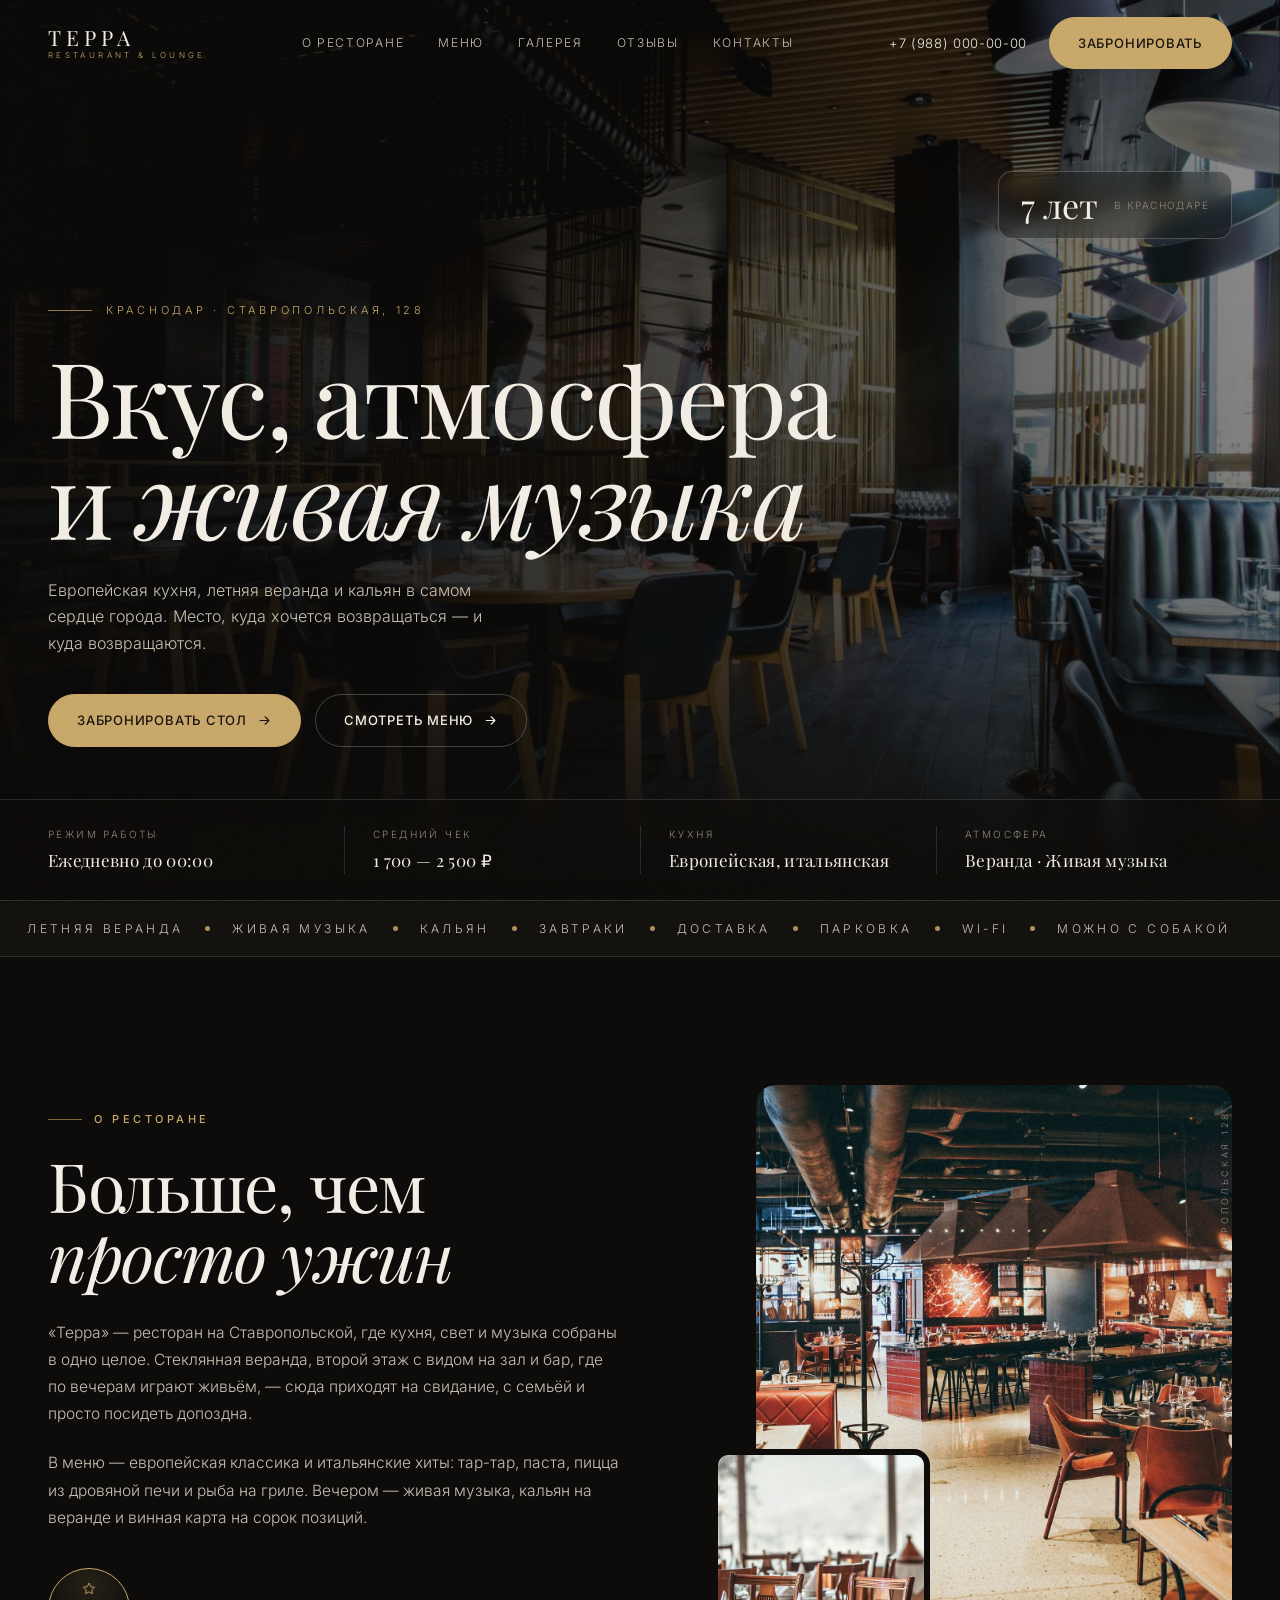
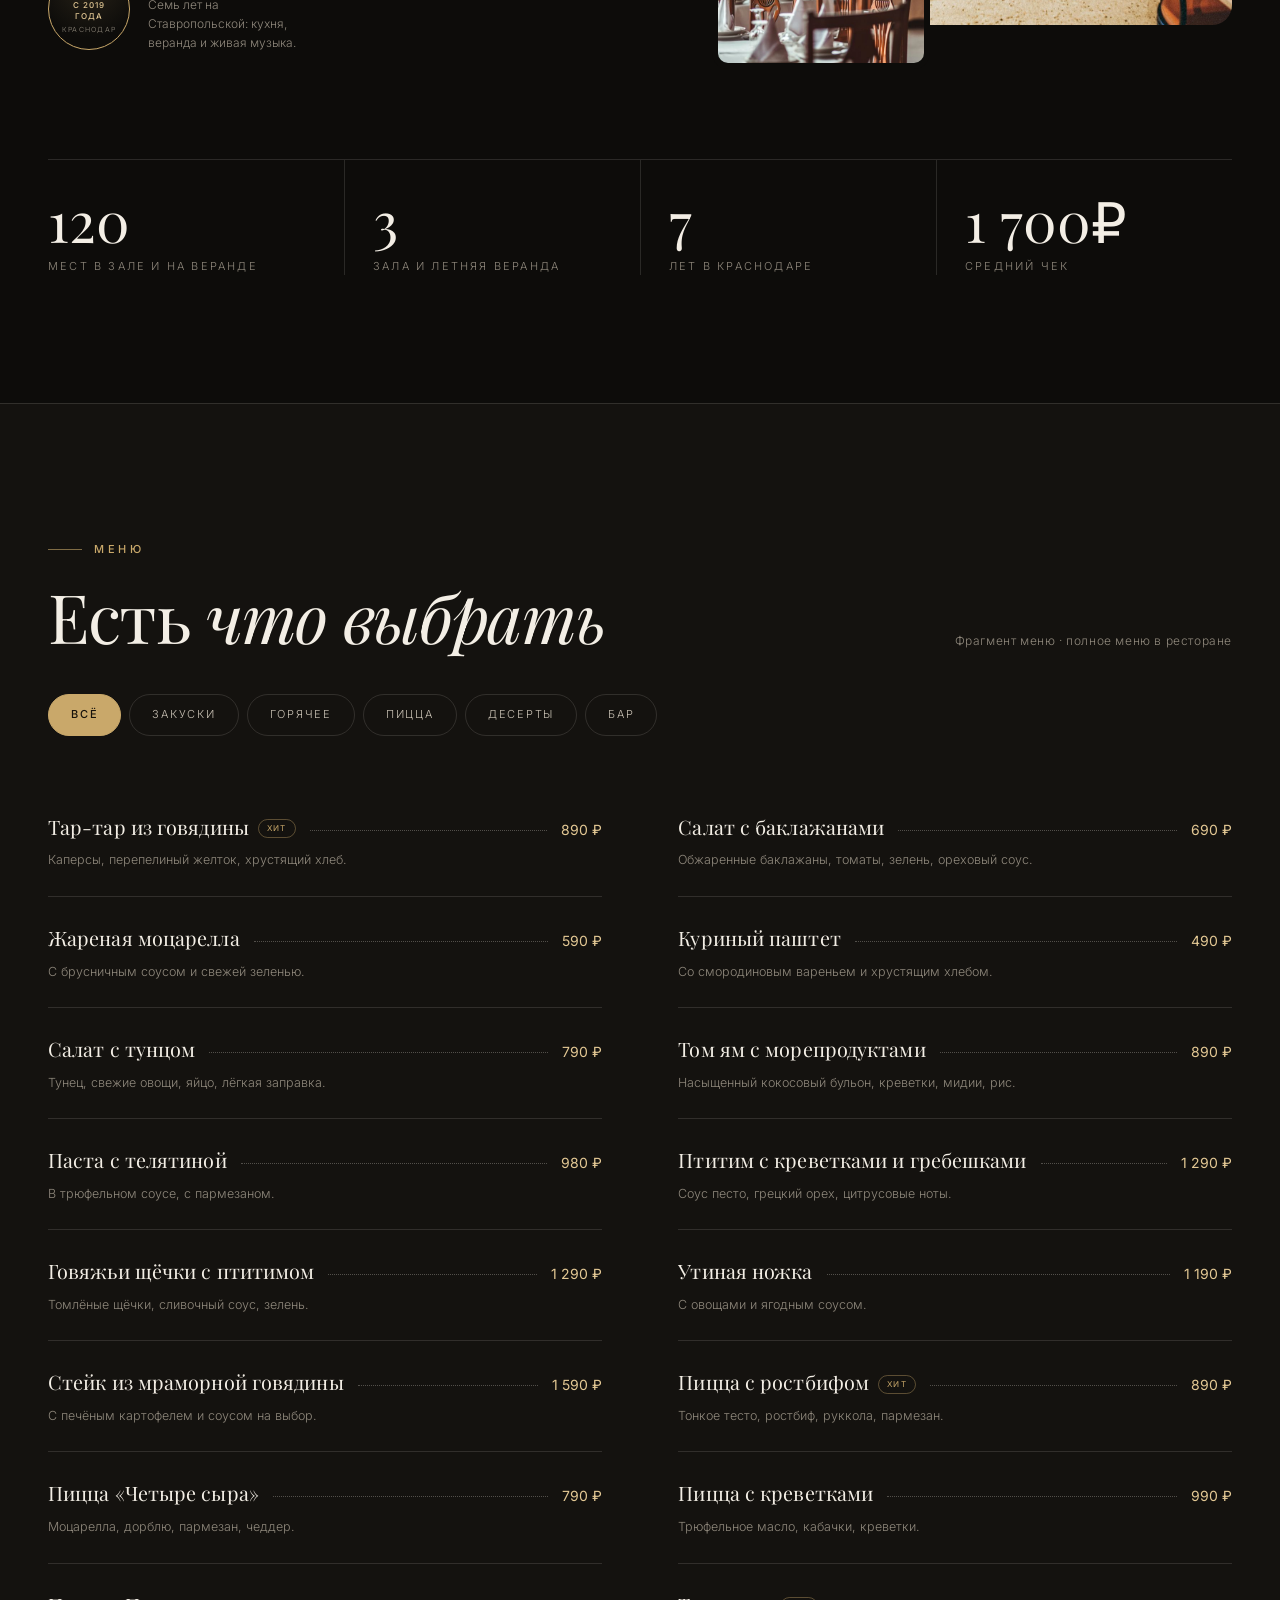
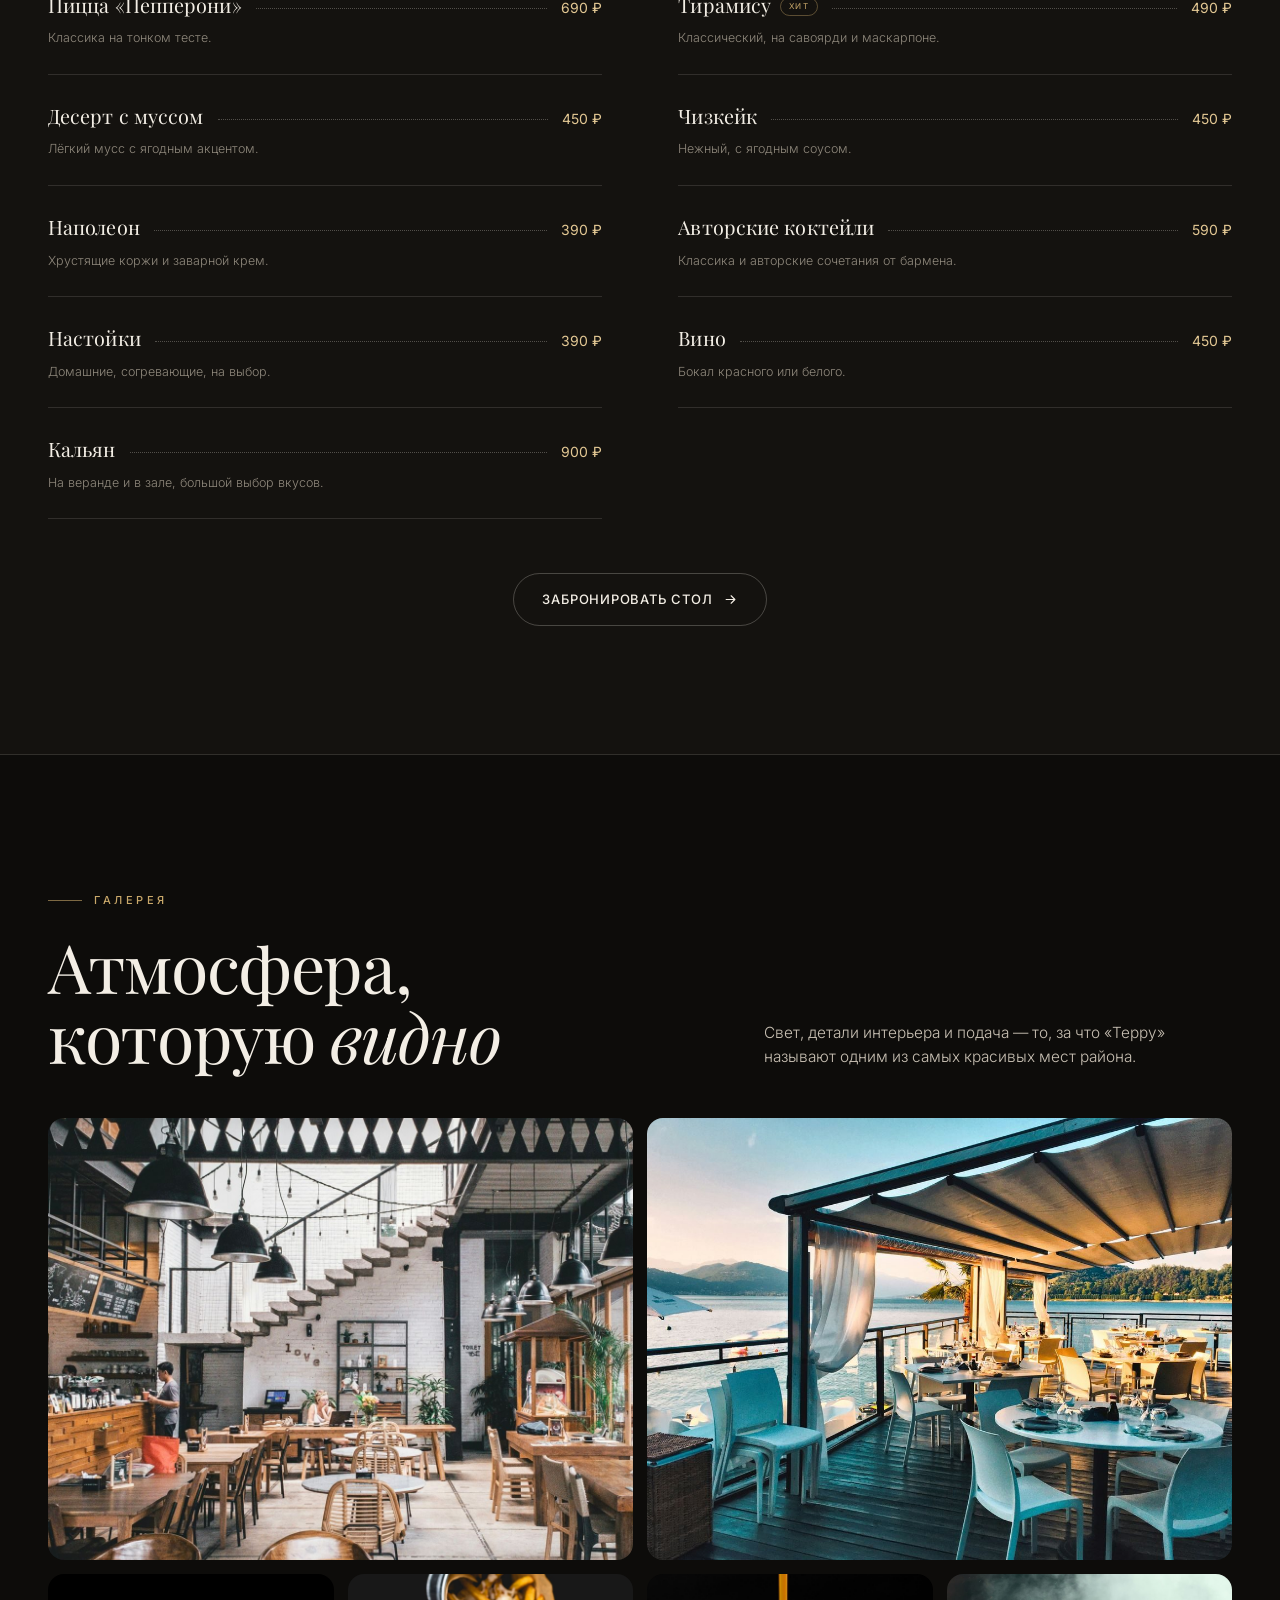
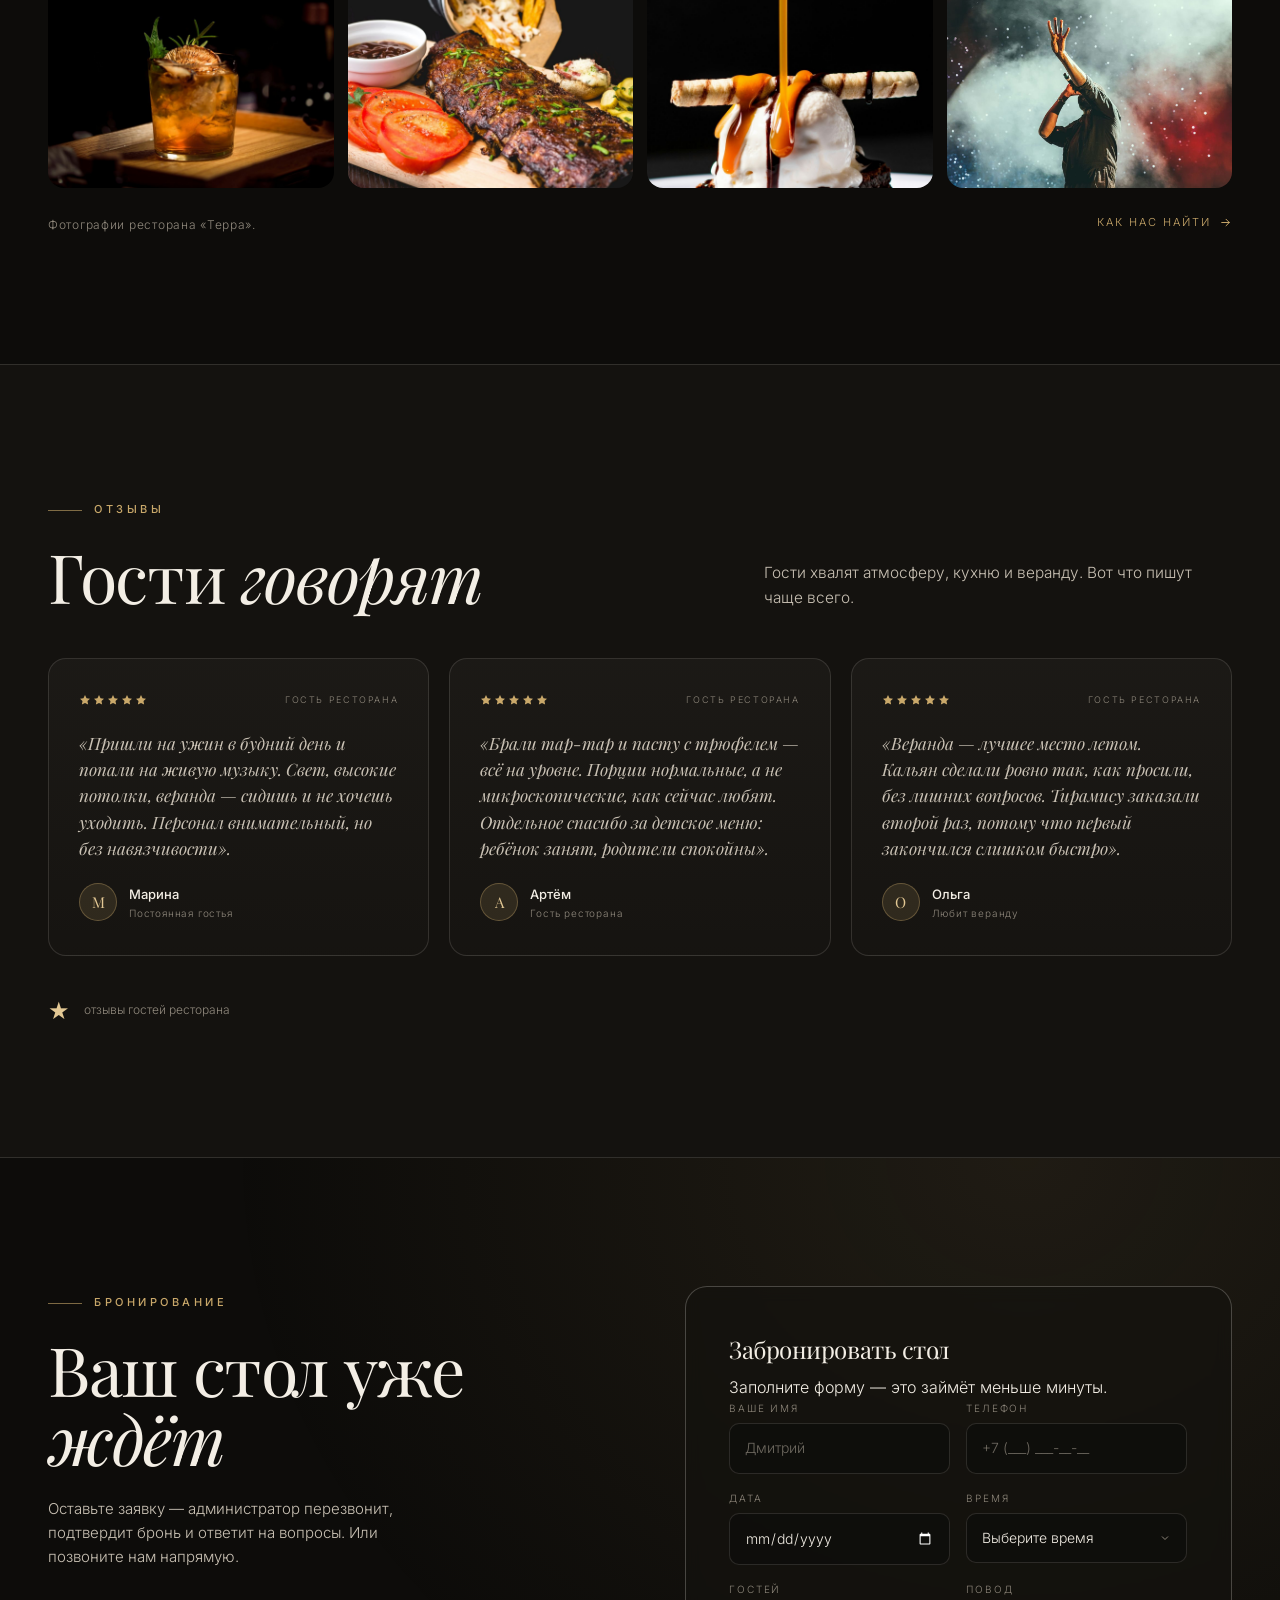
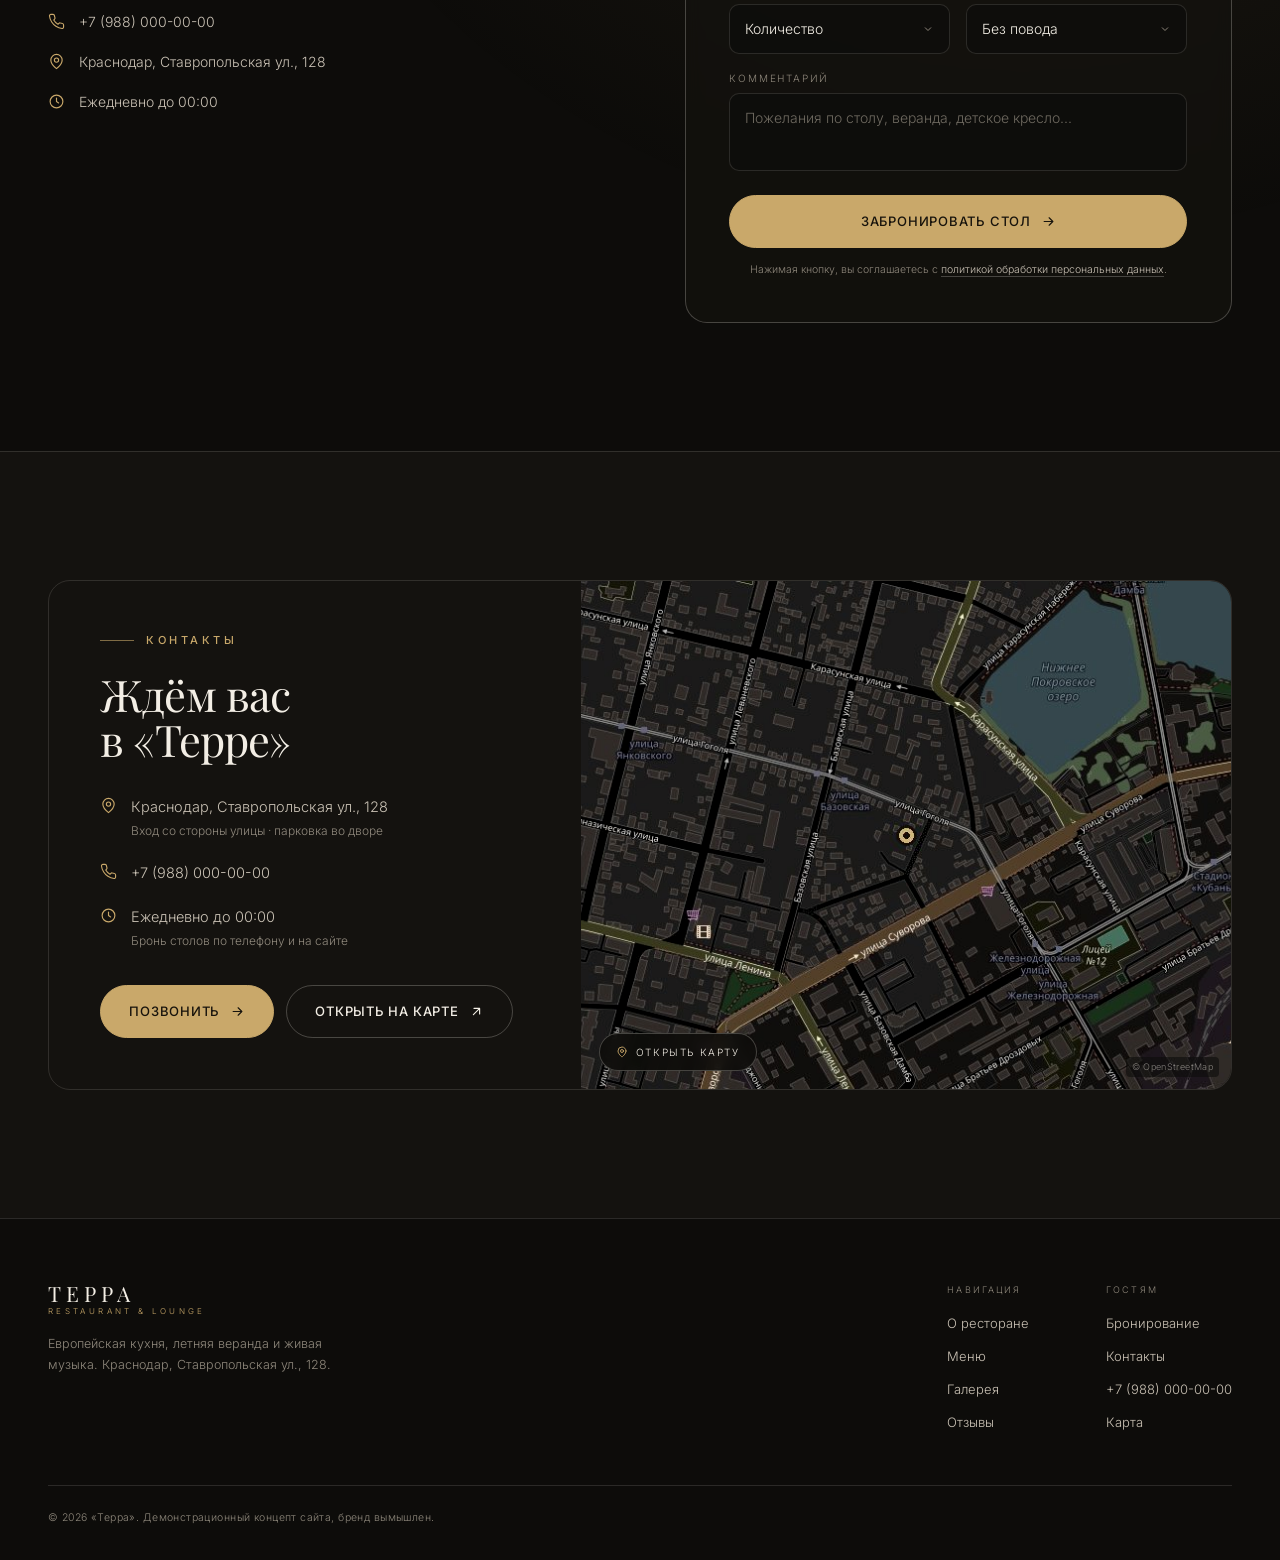
<file: demo/index.html>
<!DOCTYPE html>
<html lang="ru">
<head>
<meta charset="UTF-8">
<meta name="viewport" content="width=device-width, initial-scale=1.0">
<meta name="robots" content="noindex, nofollow">
<title>Терра — ресторан в Краснодаре | Кухня, веранда, живая музыка</title>
<meta name="description" content="Ресторан «Терра» в Краснодаре: европейская кухня, летняя веранда, живая музыка и кальян. Меню, фотографии зала и бронирование стола онлайн.">
<meta name="theme-color" content="#0d0c0a">
<link rel="icon" href="data:image/svg+xml,%3Csvg xmlns='http://www.w3.org/2000/svg' viewBox='0 0 64 64'%3E%3Crect width='64' height='64' rx='12' fill='%230d0c0a'/%3E%3Ctext x='32' y='44' font-family='Georgia,serif' font-size='34' fill='%23c9a86a' text-anchor='middle'%3E%D0%A2%3C/text%3E%3C/svg%3E">
<meta property="og:title" content="Терра — ресторан в Краснодаре">
<meta property="og:description" content="Вкус, атмосфера и живая музыка. Бронируйте стол онлайн.">
<meta property="og:type" content="restaurant">
<meta property="og:image" content="https://dmitriyweb33.github.io/demo/img/hero.jpg">
<link rel="stylesheet" href="fonts/fonts.css">
<script type="application/ld+json">
{
  "@context": "https://schema.org",
  "@type": "Restaurant",
  "name": "Терра",
  "servesCuisine": ["Европейская", "Итальянская"],
  "priceRange": "1700–2500 ₽",
  "telephone": "+7 (988) 000-00-00",
  "address": {
    "@type": "PostalAddress",
    "streetAddress": "Ставропольская ул., 128",
    "addressLocality": "Краснодар",
    "addressCountry": "RU"
  },
  "acceptsReservations": "True"
}
</script>
<style>
  :root{
    --bg:#0d0c0a;
    --bg-2:#14120f;
    --bg-3:#1a1713;
    --cream:#f3eee5;
    --cream-dim:#c9c1b4;
    --muted:#8f887c;
    --gold:#c9a86a;
    --gold-light:#e3c894;
    --line:rgba(243,238,229,.13);
    --line-strong:rgba(243,238,229,.24);
    --serif:'Playfair Display', Georgia, serif;
    --sans:'Inter', -apple-system, BlinkMacSystemFont, 'Segoe UI', sans-serif;
    --ease:cubic-bezier(.22,.61,.36,1);
  }

  *{margin:0;padding:0;box-sizing:border-box}
  html{scroll-behavior:smooth}
  body{
    background:var(--bg);
    color:var(--cream);
    font-family:var(--sans);
    font-weight:300;
    line-height:1.6;
    -webkit-font-smoothing:antialiased;
    overflow-x:hidden;
  }
  body::after{
    content:"";
    position:fixed;inset:0;
    pointer-events:none;z-index:9999;
    opacity:.035;
    background-image:url("data:image/svg+xml,%3Csvg xmlns='http://www.w3.org/2000/svg' width='160' height='160'%3E%3Cfilter id='n'%3E%3CfeTurbulence type='fractalNoise' baseFrequency='.85' numOctaves='3'/%3E%3C/filter%3E%3Crect width='100%25' height='100%25' filter='url(%23n)'/%3E%3C/svg%3E");
  }
  ::selection{background:var(--gold);color:#14110c}

  img{display:block;max-width:100%}
  a{color:inherit;text-decoration:none}
  button{font:inherit;color:inherit;background:none;border:none;cursor:pointer}
  input,select,textarea{font:inherit;color:inherit}

  .container{width:100%;max-width:1280px;margin:0 auto;padding:0 clamp(20px,4vw,48px)}
  .section{padding:clamp(76px,10vw,140px) 0}
  section[id]{scroll-margin-top:84px}
  a:focus-visible,button:focus-visible,input:focus-visible,select:focus-visible,textarea:focus-visible{
    outline:2px solid var(--gold);outline-offset:3px;
  }
  .eyebrow{
    display:inline-flex;align-items:center;gap:12px;
    font-size:11px;letter-spacing:.32em;text-transform:uppercase;
    color:var(--gold);font-weight:500;
  }
  .eyebrow::before{
    content:"";width:34px;height:1px;background:var(--gold);opacity:.6;
  }
  h1,h2,h3,.serif{font-family:var(--serif);font-weight:400;letter-spacing:-.02em}
  .section-title{
    font-size:clamp(38px,5.4vw,68px);
    line-height:1.02;
    margin:22px 0 0;
  }
  .section-title em{font-style:italic}
  .section-head{display:flex;justify-content:space-between;align-items:flex-end;gap:40px;flex-wrap:wrap}
  .lead{color:var(--cream-dim);font-size:clamp(15px,1.2vw,17px);max-width:52ch}

  /* ---------- buttons ---------- */
  .btn{
    display:inline-flex;align-items:center;justify-content:center;gap:10px;
    padding:15px 28px;border-radius:999px;
    font-size:13px;font-weight:500;letter-spacing:.06em;text-transform:uppercase;
    transition:all .35s var(--ease);white-space:nowrap;
  }
  .btn svg{width:15px;height:15px;flex:none;transition:transform .35s var(--ease)}
  .btn-gold{background:var(--gold);color:#17130c;border:1px solid var(--gold)}
  .btn-gold:hover{background:var(--gold-light);border-color:var(--gold-light)}
  .btn-gold:hover svg{transform:translateX(3px)}
  .btn-ghost{border:1px solid var(--line-strong);color:var(--cream)}
  .btn-ghost:hover{border-color:var(--gold);color:var(--gold-light)}
  .btn-ghost:hover svg{transform:translateX(3px)}
  .btn-block{width:100%}

  /* ---------- header ---------- */
  .header{
    position:fixed;top:0;left:0;right:0;z-index:100;
    transition:background .4s var(--ease),border-color .4s var(--ease),padding .4s var(--ease);
    border-bottom:1px solid transparent;
  }
  .header.scrolled{
    background:rgba(13,12,10,.9);
    backdrop-filter:blur(14px);
    border-bottom-color:var(--line);
  }
  .header-inner{
    display:flex;align-items:center;justify-content:space-between;gap:24px;
    height:86px;transition:height .4s var(--ease);
  }
  .header.scrolled .header-inner{height:68px}
  .logo{display:flex;flex-direction:column;gap:3px;line-height:1}
  .logo-main{
    font-family:var(--serif);font-size:21px;letter-spacing:.24em;
    text-transform:uppercase;color:var(--cream);
  }
  .logo-sub{font-size:8px;letter-spacing:.42em;text-transform:uppercase;color:var(--gold)}
  .nav{display:flex;gap:34px}
  .nav a{
    position:relative;font-size:12px;letter-spacing:.14em;text-transform:uppercase;
    color:var(--cream-dim);padding:6px 0;transition:color .3s;
  }
  .nav a::after{
    content:"";position:absolute;left:0;bottom:0;width:0;height:1px;
    background:var(--gold);transition:width .35s var(--ease);
  }
  .nav a:hover{color:var(--cream)}
  .nav a:hover::after{width:100%}
  .header-actions{display:flex;align-items:center;gap:22px}
  .header-phone{font-size:13px;letter-spacing:.05em;color:var(--cream);white-space:nowrap}
  .header-phone:hover{color:var(--gold-light)}
  .burger{display:none;flex-direction:column;gap:5px;padding:8px;z-index:102}
  .burger span{display:block;width:24px;height:1.5px;background:var(--cream);transition:all .35s var(--ease)}

  /* ---------- hero ---------- */
  .hero{
    position:relative;min-height:100svh;display:flex;flex-direction:column;
    justify-content:flex-end;overflow:hidden;
  }
  .hero-bg{position:absolute;inset:0;z-index:0}
  .hero-bg img{
    width:100%;height:100%;object-fit:cover;
    animation:heroZoom 18s var(--ease) forwards;
  }
  @keyframes heroZoom{from{transform:scale(1.1)}to{transform:scale(1)}}
  .hero-bg::after{
    content:"";position:absolute;inset:0;
    background:
      linear-gradient(90deg,rgba(9,8,7,.94) 0%,rgba(9,8,7,.72) 46%,rgba(9,8,7,.28) 100%),
      linear-gradient(0deg,var(--bg) 0%,rgba(13,12,10,.35) 34%,rgba(13,12,10,.2) 100%);
  }
  .hero-content{
    position:relative;z-index:2;width:100%;
    padding-top:150px;padding-bottom:52px;
  }
  .hero-eyebrow{
    display:flex;align-items:center;gap:14px;
    font-size:11px;letter-spacing:.34em;text-transform:uppercase;color:var(--gold);
    margin-bottom:26px;
  }
  .hero-eyebrow::before{content:"";width:44px;height:1px;background:var(--gold);opacity:.7}
  .hero h1{
    font-size:clamp(46px,8.2vw,112px);
    line-height:.96;letter-spacing:-.025em;max-width:13ch;
  }
  .hero h1 em{font-style:italic}
  .hero-sub{
    margin:30px 0 38px;max-width:44ch;
    color:var(--cream-dim);font-size:clamp(15px,1.25vw,17px);line-height:1.65;
  }
  .hero-cta{display:flex;gap:14px;flex-wrap:wrap}
  .hero-badge{
    position:absolute;right:clamp(20px,4vw,48px);top:19%;z-index:2;
    display:flex;align-items:center;gap:16px;
    padding:16px 22px;border:1px solid var(--line-strong);
    background:rgba(13,12,10,.35);backdrop-filter:blur(10px);
    border-radius:14px;
  }
  .hero-badge .score{font-family:var(--serif);font-size:34px;line-height:1;color:var(--cream)}
  .hero-badge .score-meta{display:flex;flex-direction:column;gap:4px}
  .stars{display:flex;gap:2px;color:var(--gold)}
  .stars svg{width:10px;height:10px}
  .hero-badge small{font-size:10px;letter-spacing:.14em;text-transform:uppercase;color:var(--muted)}
  .hero-facts{
    position:relative;z-index:2;border-top:1px solid var(--line);
    background:rgba(13,12,10,.55);backdrop-filter:blur(10px);
  }
  .hero-facts-inner{
    display:grid;grid-template-columns:repeat(4,1fr);
    padding-top:26px;padding-bottom:26px;
  }
  .fact{
    display:flex;flex-direction:column;gap:5px;padding:0 28px;
    border-left:1px solid var(--line);
  }
  .fact:first-child{padding-left:0;border-left:none}
  .fact span{font-size:10px;letter-spacing:.24em;text-transform:uppercase;color:var(--muted)}
  .fact strong{font-family:var(--serif);font-size:17px;font-weight:400;color:var(--cream);letter-spacing:.02em}
  .fact strong em{font-style:normal}

  /* ---------- features strip ---------- */
  .marquee{
    border-top:1px solid var(--line);border-bottom:1px solid var(--line);
    padding:18px 0;background:var(--bg-2);
  }
  .marquee-track{display:flex;justify-content:center;padding:0 24px}
  .marquee-group{display:flex;align-items:center;justify-content:center;flex-wrap:wrap;row-gap:10px}
  .marquee-item{
    display:flex;align-items:center;gap:22px;padding-right:22px;
    font-size:12px;letter-spacing:.28em;text-transform:uppercase;color:var(--cream-dim);
    white-space:nowrap;
  }
  .marquee-item::after{content:"";width:5px;height:5px;border-radius:50%;background:var(--gold);opacity:.85}
  .marquee-item:last-child::after{display:none}

  /* ---------- about ---------- */
  .about-grid{
    display:grid;grid-template-columns:1.05fr .95fr;
    gap:clamp(40px,7vw,100px);align-items:center;
  }
  .about-copy p{margin-top:22px;color:var(--cream-dim);font-size:15.5px;line-height:1.75}
  .about-copy p:first-of-type{margin-top:30px}
  .about-sign{
    margin-top:34px;display:flex;align-items:center;gap:18px;
  }
  .award{
    width:82px;height:82px;border-radius:50%;border:1px solid var(--gold);
    display:flex;flex-direction:column;align-items:center;justify-content:center;
    text-align:center;gap:2px;flex:none;
    background:radial-gradient(circle at 50% 20%,rgba(201,168,106,.14),transparent 70%);
  }
  .award svg{width:14px;height:14px;color:var(--gold);margin-bottom:2px}
  .award b{font-size:8px;letter-spacing:.14em;color:var(--gold-light);font-weight:500;text-transform:uppercase;line-height:1.4}
  .award span{font-size:7px;letter-spacing:.18em;color:var(--muted);text-transform:uppercase}
  .about-sign p{font-size:12px;line-height:1.6;color:var(--muted);max-width:24ch}
  .about-visual{position:relative;padding-bottom:44px;padding-left:44px}
  .about-visual .main-img{
    width:100%;height:clamp(380px,44vw,540px);object-fit:cover;border-radius:20px;
  }
  .about-visual .float-img{
    position:absolute;left:0;bottom:0;width:42%;
    height:clamp(150px,18vw,220px);object-fit:cover;
    border-radius:16px;border:6px solid var(--bg);
  }
  .about-visual .visual-caption{
    position:absolute;right:0;top:26px;
    writing-mode:vertical-rl;transform:rotate(180deg);
    font-size:9px;letter-spacing:.3em;text-transform:uppercase;color:var(--muted);
  }
  .stats{
    display:grid;grid-template-columns:repeat(4,1fr);
    gap:0;margin-top:clamp(56px,7vw,90px);border-top:1px solid var(--line);
  }
  .stat{padding:32px 28px 0;border-left:1px solid var(--line)}
  .stat:first-child{padding-left:0;border-left:none}
  .stat b{
    display:block;font-family:var(--serif);font-weight:400;
    font-size:clamp(38px,4.4vw,56px);line-height:1;color:var(--cream);
  }
  .stat b em{font-style:normal}
  .stat span{display:block;margin-top:10px;font-size:11px;letter-spacing:.2em;text-transform:uppercase;color:var(--muted)}

  /* ---------- menu ---------- */
  .menu-section{background:var(--bg-2);border-top:1px solid var(--line);border-bottom:1px solid var(--line)}
  .menu-note{font-size:12px;color:var(--muted);letter-spacing:.05em;text-align:right}
  .tabs{
    display:flex;gap:8px;flex-wrap:wrap;margin:44px 0 50px;
  }
  .tab{
    padding:11px 22px;border:1px solid var(--line);border-radius:999px;
    font-size:11px;letter-spacing:.16em;text-transform:uppercase;color:var(--cream-dim);
    transition:all .3s var(--ease);
  }
  .tab:hover{border-color:var(--line-strong);color:var(--cream)}
  .tab.active{background:var(--gold);border-color:var(--gold);color:#17130c;font-weight:500}
  .menu-grid{
    display:grid;grid-template-columns:1fr 1fr;
    gap:0 clamp(40px,6vw,80px);
  }
  .menu-item{
    padding:26px 0;border-bottom:1px solid var(--line);
    animation:fadeUp .5s var(--ease) both;
  }
  @keyframes fadeUp{from{opacity:0;transform:translateY(10px)}to{opacity:1;transform:translateY(0)}}
  .mi-top{display:flex;align-items:baseline;gap:14px}
  .mi-name{font-family:var(--serif);font-size:clamp(18px,1.55vw,21px);color:var(--cream);letter-spacing:.005em}
  .mi-line{flex:1;border-bottom:1px dotted rgba(243,238,229,.28);transform:translateY(-4px);min-width:20px}
  .mi-price{font-size:14px;color:var(--gold-light);white-space:nowrap;font-weight:400}
  .mi-desc{margin-top:7px;font-size:12.5px;line-height:1.55;color:var(--muted);max-width:48ch}
  .mi-tag{
    display:inline-block;margin-left:9px;padding:2px 8px;border:1px solid rgba(201,168,106,.4);
    border-radius:999px;font-family:var(--sans);font-size:8px;letter-spacing:.16em;
    text-transform:uppercase;color:var(--gold);vertical-align:middle;transform:translateY(-1px);
  }
  .menu-footer{display:flex;justify-content:center;margin-top:54px}

  /* ---------- gallery ---------- */
  .gallery-grid{
    display:grid;grid-template-columns:repeat(12,1fr);grid-auto-rows:100px;
    gap:14px;margin-top:48px;
  }
  .g-item{position:relative;overflow:hidden;border-radius:16px;background:var(--bg-3)}
  .g-item img{width:100%;height:100%;object-fit:cover;transition:transform .8s var(--ease),filter .8s}
  .g-item::after{
    content:"";position:absolute;inset:0;background:linear-gradient(0deg,rgba(9,8,7,.4),transparent 55%);
    opacity:0;transition:opacity .5s;
  }
  .g-item:hover img{transform:scale(1.06)}
  .g-item:hover::after{opacity:1}
  .g-1{grid-column:span 6;grid-row:span 4}
  .g-2{grid-column:span 6;grid-row:span 4}
  .g-3{grid-column:span 3;grid-row:span 2}
  .g-4{grid-column:span 3;grid-row:span 2}
  .g-5{grid-column:span 3;grid-row:span 2}
  .g-6{grid-column:span 3;grid-row:span 2}
  .gallery-caption{
    display:flex;align-items:center;justify-content:space-between;gap:24px;
    margin-top:26px;flex-wrap:wrap;
  }
  .gallery-caption p{font-size:12px;letter-spacing:.06em;color:var(--muted)}
  .gallery-caption a{display:inline-flex;align-items:center;gap:8px;font-size:11px;letter-spacing:.18em;text-transform:uppercase;color:var(--gold);border-bottom:1px solid transparent;padding-bottom:3px;transition:border-color .3s}
  .gallery-caption a:hover{border-color:var(--gold)}
  .gallery-caption svg{width:13px;height:13px}

  /* ---------- reviews ---------- */
  .reviews{background:var(--bg-2);border-top:1px solid var(--line);border-bottom:1px solid var(--line)}
  .reviews-grid{display:grid;grid-template-columns:repeat(3,1fr);gap:20px;margin-top:48px}
  .review{
    padding:34px 30px;border:1px solid var(--line);border-radius:18px;
    background:linear-gradient(180deg,rgba(243,238,229,.035),rgba(243,238,229,.01));
    display:flex;flex-direction:column;gap:22px;
    transition:border-color .35s,transform .35s var(--ease);
  }
  .review:hover{border-color:rgba(201,168,106,.45);transform:translateY(-4px)}
  .review-top{display:flex;align-items:center;justify-content:space-between;gap:16px}
  .review .stars svg{width:12px;height:12px}
  .review-src{font-size:9px;letter-spacing:.18em;text-transform:uppercase;color:var(--muted)}
  .review blockquote{font-family:var(--serif);font-size:17px;line-height:1.55;color:var(--cream-dim);font-style:italic;flex:1}
  .review-author{display:flex;align-items:center;gap:12px}
  .avatar{
    width:38px;height:38px;border-radius:50%;flex:none;
    display:flex;align-items:center;justify-content:center;
    background:rgba(201,168,106,.14);border:1px solid rgba(201,168,106,.35);
    font-family:var(--serif);font-size:15px;color:var(--gold-light);
  }
  .review-author b{display:block;font-size:13px;font-weight:500;color:var(--cream)}
  .review-author span{display:block;font-size:10px;color:var(--muted);letter-spacing:.08em}
  .reviews-note{
    margin-top:34px;display:flex;align-items:center;gap:14px;
    font-size:12px;color:var(--muted);
  }
  .reviews-note .score-inline{font-family:var(--serif);font-size:24px;color:var(--gold-light)}

  /* ---------- booking ---------- */
  .booking{position:relative;overflow:hidden}
  .booking::before{
    content:"";position:absolute;inset:0;
    background:radial-gradient(ellipse at 80% 0%,rgba(201,168,106,.1),transparent 55%);
    pointer-events:none;
  }
  .booking-grid{
    position:relative;display:grid;grid-template-columns:1fr 1fr;
    gap:clamp(44px,7vw,110px);align-items:start;
  }
  .booking-copy .section-title{max-width:11ch}
  .booking-copy p{margin-top:24px;color:var(--cream-dim);font-size:15px;max-width:44ch}
  .booking-contacts{margin-top:42px;display:flex;flex-direction:column;gap:18px}
  .contact-row{display:flex;align-items:flex-start;gap:14px;font-size:14px;color:var(--cream)}
  .contact-row svg{width:17px;height:17px;color:var(--gold);flex:none;margin-top:2px}
  .contact-row span{color:var(--cream-dim);line-height:1.6}
  .contact-row a:hover{color:var(--gold-light)}
  .form{
    padding:clamp(28px,3.4vw,44px);border:1px solid var(--line-strong);
    border-radius:22px;background:rgba(20,18,15,.72);backdrop-filter:blur(8px);
  }
  .form h3{font-size:24px;margin-bottom:6px}
  .form > p{font-size:12px;color:var(--muted);margin-bottom:26px}
  .form-grid{display:grid;grid-template-columns:1fr 1fr;gap:16px}
  .field{display:flex;flex-direction:column;gap:7px}
  .field.full{grid-column:1/-1}
  .field label{font-size:10px;letter-spacing:.18em;text-transform:uppercase;color:var(--muted)}
  .field input,.field select,.field textarea{
    width:100%;padding:13px 15px;border:1px solid var(--line);
    border-radius:10px;background:rgba(13,12,10,.6);
    font-size:14px;color:var(--cream);outline:none;
    transition:border-color .3s,background .3s;
    appearance:none;
  }
  .field input::placeholder,.field textarea::placeholder{color:#6f6a61}
  .field input:focus,.field select:focus,.field textarea:focus{
    border-color:var(--gold);background:rgba(13,12,10,.85);
  }
  .field input[type="date"]{color-scheme:dark}
  .field select{
    background-image:url("data:image/svg+xml,%3Csvg xmlns='http://www.w3.org/2000/svg' width='12' height='12' viewBox='0 0 24 24' fill='none' stroke='%238f887c' stroke-width='2'%3E%3Cpath d='m6 9 6 6 6-6'/%3E%3C/svg%3E");
    background-repeat:no-repeat;background-position:right 15px center;padding-right:38px;
  }
  .field textarea{resize:none;min-height:78px}
  .field.error input,.field.error select{border-color:#b45f4e}
  .form .btn{margin-top:24px}
  .form-consent{margin-top:14px;font-size:10.5px;line-height:1.55;color:var(--muted);text-align:center}
  .form-consent a{color:var(--cream-dim);border-bottom:1px solid var(--line-strong)}
  .form-consent a:hover{color:var(--gold-light)}
  .form-success{
    display:none;flex-direction:column;align-items:center;text-align:center;
    padding:44px 10px;gap:16px;
  }
  .form-success.visible{display:flex;animation:fadeUp .5s var(--ease)}
  .success-icon{
    width:66px;height:66px;border-radius:50%;border:1px solid var(--gold);
    display:flex;align-items:center;justify-content:center;color:var(--gold);
    background:rgba(201,168,106,.1);
  }
  .success-icon svg{width:26px;height:26px}
  .form-success h3{font-family:var(--serif);font-size:28px;font-weight:400}
  .form-success p{font-size:13px;color:var(--muted);max-width:34ch;line-height:1.7}

  /* ---------- contacts / map ---------- */
  .contacts{background:var(--bg-2);border-top:1px solid var(--line)}
  .contacts-grid{display:grid;grid-template-columns:.9fr 1.1fr;gap:0;border:1px solid var(--line);border-radius:22px;overflow:hidden}
  .contacts-info{padding:clamp(32px,4vw,56px);display:flex;flex-direction:column;justify-content:center;gap:0}
  .contacts-info .eyebrow{margin-bottom:22px}
  .contacts-info h2{font-size:clamp(30px,3.4vw,44px);line-height:1.05}
  .contacts-list{margin:32px 0 34px;display:flex;flex-direction:column;gap:20px}
  .contacts-list .contact-row{font-size:14.5px}
  .contacts-map{position:relative;min-height:430px;background:var(--bg-3);overflow:hidden}
  .map-canvas{position:absolute;inset:0;display:block}
  .map-canvas img{
    width:100%;height:100%;object-fit:cover;
    filter:grayscale(.1) sepia(.04) contrast(1.04) brightness(1.04);
    transition:transform 1s var(--ease),filter .5s;
  }
  .map-canvas:hover img{transform:scale(1.03);filter:grayscale(0) sepia(.02) contrast(1.04) brightness(1.12)}
  .map-fallback{
    position:absolute;left:18px;bottom:18px;z-index:2;
    display:inline-flex;align-items:center;gap:8px;
    padding:10px 16px;border-radius:999px;
    background:rgba(13,12,10,.88);border:1px solid var(--line-strong);
    font-size:10px;letter-spacing:.16em;text-transform:uppercase;color:var(--cream);
    backdrop-filter:blur(6px);
  }
  .map-fallback svg{width:12px;height:12px;color:var(--gold)}
  .map-credit{
    position:absolute;right:12px;bottom:12px;z-index:2;
    font-size:9px;letter-spacing:.04em;color:rgba(243,238,229,.5);
    background:rgba(13,12,10,.6);padding:3px 6px;border-radius:4px;
  }

  /* ---------- footer ---------- */
  .footer{padding:64px 0 34px;border-top:1px solid var(--line)}
  .footer-top{display:flex;justify-content:space-between;gap:40px;flex-wrap:wrap}
  .footer-brand{max-width:30ch}
  .footer-brand .logo{margin-bottom:18px}
  .footer-brand p{font-size:12.5px;line-height:1.7;color:var(--muted)}
  .footer-nav{display:flex;gap:clamp(40px,6vw,90px);flex-wrap:wrap}
  .footer-col{display:flex;flex-direction:column;gap:12px}
  .footer-col span{font-size:9px;letter-spacing:.24em;text-transform:uppercase;color:var(--muted);margin-bottom:4px}
  .footer-col a{font-size:13px;color:var(--cream-dim);transition:color .25s}
  .footer-col a:hover{color:var(--gold-light)}
  .footer-bottom{
    margin-top:52px;padding-top:24px;border-top:1px solid var(--line);
    display:flex;justify-content:space-between;gap:20px;flex-wrap:wrap;
    font-size:10.5px;color:var(--muted);letter-spacing:.04em;
  }
  .footer-bottom a:hover{color:var(--cream-dim)}

  /* ---------- reveal ---------- */
  .reveal{opacity:0;transform:translateY(26px);transition:opacity .8s var(--ease),transform .8s var(--ease)}
  .reveal.visible{opacity:1;transform:none}
  .reveal-d1{transition-delay:.08s}
  .reveal-d2{transition-delay:.16s}
  .reveal-d3{transition-delay:.24s}

  /* ---------- responsive ---------- */
  @media (max-width:1080px){
    .nav{display:none}
    .header-phone{display:none}
    .burger{display:flex}
    .nav.open{
      display:flex;position:fixed;inset:0;z-index:101;
      flex-direction:column;justify-content:center;align-items:center;gap:30px;
      background:rgba(11,10,9,.98);backdrop-filter:blur(20px);
    }
    .nav.open a{font-size:18px;letter-spacing:.2em}
    .burger.active span:nth-child(1){transform:translateY(6.5px) rotate(45deg)}
    .burger.active span:nth-child(2){opacity:0}
    .burger.active span:nth-child(3){transform:translateY(-6.5px) rotate(-45deg)}
    .about-grid{grid-template-columns:1fr;gap:54px}
    .about-visual{max-width:620px;padding-left:0;padding-bottom:0}
    .about-visual .float-img{display:none}
    .about-visual .visual-caption{display:none}
    .about-visual .main-img{height:clamp(340px,55vw,480px)}
    .booking-grid{grid-template-columns:1fr;gap:48px}
    .booking-copy .section-title{max-width:14ch}
    .contacts-grid{grid-template-columns:1fr}
    .contacts-map{min-height:360px}
  }
  @media (max-width:860px){
    .hero-badge{display:none}
    .hero h1{max-width:11ch}
    .hero-facts-inner{grid-template-columns:repeat(2,1fr);gap:24px 0;padding-top:24px;padding-bottom:24px}
    .fact{padding:0 20px}
    .fact:nth-child(3){padding-left:0;border-left:none}
    .stats{grid-template-columns:repeat(2,1fr);gap:28px 0}
    .stat:nth-child(3){padding-left:0;border-left:none}
    .menu-grid{grid-template-columns:1fr}
    .gallery-grid{grid-auto-rows:80px}
    .g-1{grid-column:span 12;grid-row:span 4}
    .g-2{grid-column:span 7;grid-row:span 2}
    .g-3{grid-column:span 5;grid-row:span 2}
    .g-4{grid-column:span 5;grid-row:span 2}
    .g-5{grid-column:span 7;grid-row:span 2}
    .g-6{display:none}
    .reviews-grid{grid-template-columns:1fr;max-width:600px}
    .menu-note{text-align:left;margin-top:14px}
  }
  @media (max-width:600px){
    .header-inner{height:72px;gap:12px}
    .header-actions{gap:12px}
    .logo-main{font-size:18px}
    .logo-sub{font-size:7px;letter-spacing:.36em}
    .header .btn-gold{padding:10px 15px;font-size:10px;letter-spacing:.04em}
    .burger{padding:6px}
    .hero{min-height:94svh}
    .hero-content{padding-top:120px;padding-bottom:38px}
    .hero-sub{margin:24px 0 30px;font-size:14.5px}
    .hero-cta{gap:10px}
    .hero-cta .btn{padding:14px 22px;font-size:11.5px}
    .hero-facts-inner{grid-template-columns:1fr 1fr;padding-top:20px;padding-bottom:20px}
    .marquee{padding:14px 0}
    .marquee-item{font-size:10px;letter-spacing:.2em;gap:16px;padding-right:16px}
    .marquee-item:nth-child(n+5){display:none}
    .marquee-item:nth-child(4)::after{display:none}
    .fact{padding:0 14px}
    .fact strong{font-size:14.5px}
    .stats{margin-top:48px}
    .stat{padding:24px 16px 0}
    .stat b{font-size:36px}
    .stat span{font-size:9.5px}
    .form-grid{grid-template-columns:1fr}
    .field.full{grid-column:auto}
    .reviews-grid{gap:14px}
    .review{padding:28px 24px}
    .gallery-grid{grid-auto-rows:64px;gap:10px}
    .g-1{grid-row:span 4}
    .footer-nav{gap:36px}
    .footer-bottom{flex-direction:column;gap:8px}
  }
  @media (max-width:480px){
    .hero-eyebrow{font-size:10px;letter-spacing:.12em}
    .hero-facts-inner{grid-template-columns:1fr;gap:0}
    .fact{padding:12px 0;border-left:none;border-top:1px solid var(--line)}
    .fact:first-child{padding-top:0;border-top:none}
    .fact:last-child{padding-bottom:0}
  }
  @media (prefers-reduced-motion:reduce){
    *,*::before,*::after{animation-duration:.001ms !important;transition-duration:.001ms !important}
    html{scroll-behavior:auto}
    .reveal{opacity:1;transform:none}
  }
</style>
<noscript><style>.reveal{opacity:1;transform:none}</style></noscript>
</head>
<body>

<!-- ================= HEADER ================= -->
<header class="header" id="header">
  <div class="container header-inner">
    <a href="#top" class="logo">
      <span class="logo-main">Терра</span>
      <span class="logo-sub">Restaurant &amp; Lounge</span>
    </a>

    <nav class="nav" id="nav" aria-label="Основная навигация">
      <a href="#about">О ресторане</a>
      <a href="#menu">Меню</a>
      <a href="#gallery">Галерея</a>
      <a href="#reviews">Отзывы</a>
      <a href="#contacts">Контакты</a>
    </nav>

    <div class="header-actions">
      <a class="header-phone" href="tel:+79880000000">+7 (988) 000-00-00</a>
      <a class="btn btn-gold" href="#booking">Забронировать</a>
      <button class="burger" id="burger" aria-label="Открыть меню" aria-expanded="false" aria-controls="nav">
        <span></span><span></span><span></span>
      </button>
    </div>
  </div>
</header>

<!-- ================= HERO ================= -->
<section class="hero" id="top">
  <div class="hero-bg">
    <img src="img/hero.jpg" alt="Интерьер ресторана «Терра»" fetchpriority="high">
  </div>

  <div class="hero-badge">
    <div class="score">7 лет</div>
    <div class="score-meta">
      <small>в Краснодаре</small>
    </div>
  </div>

  <div class="container hero-content">
    <div class="hero-eyebrow">Краснодар · Ставропольская, 128</div>
    <h1>Вкус, атмосфера<br>и <em>живая музыка</em></h1>
    <p class="hero-sub">Европейская кухня, летняя веранда и кальян в самом сердце города. Место, куда хочется возвращаться — и куда возвращаются.</p>
    <div class="hero-cta">
      <a href="#booking" class="btn btn-gold">
        Забронировать стол
        <svg viewBox="0 0 24 24" fill="none" stroke="currentColor" stroke-width="1.8" stroke-linecap="round" stroke-linejoin="round" aria-hidden="true"><path d="M5 12h14M13 6l6 6-6 6"/></svg>
      </a>
      <a href="#menu" class="btn btn-ghost">
        Смотреть меню
        <svg viewBox="0 0 24 24" fill="none" stroke="currentColor" stroke-width="1.8" stroke-linecap="round" stroke-linejoin="round" aria-hidden="true"><path d="M5 12h14M13 6l6 6-6 6"/></svg>
      </a>
    </div>
  </div>

  <div class="hero-facts">
    <div class="container hero-facts-inner">
      <div class="fact"><span>Режим работы</span><strong>Ежедневно до <em>00:00</em></strong></div>
      <div class="fact"><span>Средний чек</span><strong>1 700 — 2 500 ₽</strong></div>
      <div class="fact"><span>Кухня</span><strong>Европейская, <em>итальянская</em></strong></div>
      <div class="fact"><span>Атмосфера</span><strong>Веранда · Живая музыка</strong></div>
    </div>
  </div>
</section>

<!-- ================= FEATURES STRIP ================= -->
<div class="marquee" aria-hidden="true">
  <div class="marquee-track">
    <div class="marquee-group">
      <span class="marquee-item">Летняя веранда</span>
      <span class="marquee-item">Живая музыка</span>
      <span class="marquee-item">Кальян</span>
      <span class="marquee-item">Завтраки</span>
      <span class="marquee-item">Доставка</span>
      <span class="marquee-item">Парковка</span>
      <span class="marquee-item">Wi-Fi</span>
      <span class="marquee-item">Можно с собакой</span>
    </div>
  </div>
</div>

<!-- ================= ABOUT ================= -->
<section class="section" id="about">
  <div class="container">
    <div class="about-grid">
      <div class="about-copy reveal">
        <span class="eyebrow">О ресторане</span>
        <h2 class="section-title">Больше, чем<br><em>просто ужин</em></h2>
        <p>«Терра» — ресторан на Ставропольской, где кухня, свет и музыка собраны в одно целое. Стеклянная веранда, второй этаж с видом на зал и бар, где по вечерам играют живьём, — сюда приходят на свидание, с семьёй и просто посидеть допоздна.</p>
        <p>В меню — европейская классика и итальянские хиты: тар-тар, паста, пицца из дровяной печи и рыба на гриле. Вечером — живая музыка, кальян на веранде и винная карта на сорок позиций.</p>
        <div class="about-sign">
          <div class="award" aria-label="С 2019 года в Краснодаре">
            <svg viewBox="0 0 24 24" fill="none" stroke="currentColor" stroke-width="1.5" aria-hidden="true"><path d="M12 2 15 8l6.5 1-4.7 4.6 1.1 6.4L12 17l-5.9 3 1.1-6.4L2.5 9 9 8l3-6Z"/></svg>
            <b>С 2019<br>года</b>
            <span>Краснодар</span>
          </div>
          <p>Семь лет на Ставропольской: кухня, веранда и живая музыка.</p>
        </div>
      </div>

      <div class="about-visual reveal reveal-d1">
        <img class="main-img" src="img/about-main.jpg" alt="Зал ресторана «Терра»">
        <img class="float-img" src="img/about-detail.jpg" alt="Детали интерьера ресторана «Терра»">
        <span class="visual-caption">Краснодар · Ставропольская 128</span>
      </div>
    </div>

    <div class="stats reveal">
      <div class="stat"><b>120</b><span>мест в зале и на веранде</span></div>
      <div class="stat"><b>3</b><span>зала и летняя веранда</span></div>
      <div class="stat"><b>7</b><span>лет в Краснодаре</span></div>
      <div class="stat"><b>1 700<em>₽</em></b><span>Средний чек</span></div>
    </div>
  </div>
</section>

<!-- ================= MENU ================= -->
<section class="section menu-section" id="menu">
  <div class="container">
    <div class="section-head reveal">
      <div>
        <span class="eyebrow">Меню</span>
        <h2 class="section-title">Есть <em>что выбрать</em></h2>
      </div>
      <p class="menu-note">Фрагмент меню · полное меню в ресторане</p>
    </div>

    <div class="tabs" role="tablist" aria-label="Категории меню">
      <button class="tab active" data-category="all" role="tab" aria-selected="true">Всё</button>
      <button class="tab" data-category="start" role="tab" aria-selected="false">Закуски</button>
      <button class="tab" data-category="hot" role="tab" aria-selected="false">Горячее</button>
      <button class="tab" data-category="pizza" role="tab" aria-selected="false">Пицца</button>
      <button class="tab" data-category="dessert" role="tab" aria-selected="false">Десерты</button>
      <button class="tab" data-category="bar" role="tab" aria-selected="false">Бар</button>
    </div>

    <div class="menu-grid" id="menuGrid">
      <!-- Закуски -->
      <article class="menu-item" data-category="start">
        <div class="mi-top"><h3 class="mi-name">Тар-тар из говядины<span class="mi-tag">хит</span></h3><span class="mi-line"></span><span class="mi-price">890 ₽</span></div>
        <p class="mi-desc">Каперсы, перепелиный желток, хрустящий хлеб.</p>
      </article>
      <article class="menu-item" data-category="start">
        <div class="mi-top"><h3 class="mi-name">Салат с баклажанами</h3><span class="mi-line"></span><span class="mi-price">690 ₽</span></div>
        <p class="mi-desc">Обжаренные баклажаны, томаты, зелень, ореховый соус.</p>
      </article>
      <article class="menu-item" data-category="start">
        <div class="mi-top"><h3 class="mi-name">Жареная моцарелла</h3><span class="mi-line"></span><span class="mi-price">590 ₽</span></div>
        <p class="mi-desc">С брусничным соусом и свежей зеленью.</p>
      </article>
      <article class="menu-item" data-category="start">
        <div class="mi-top"><h3 class="mi-name">Куриный паштет</h3><span class="mi-line"></span><span class="mi-price">490 ₽</span></div>
        <p class="mi-desc">Со смородиновым вареньем и хрустящим хлебом.</p>
      </article>
      <article class="menu-item" data-category="start">
        <div class="mi-top"><h3 class="mi-name">Салат с тунцом</h3><span class="mi-line"></span><span class="mi-price">790 ₽</span></div>
        <p class="mi-desc">Тунец, свежие овощи, яйцо, лёгкая заправка.</p>
      </article>

      <!-- Горячее -->
      <article class="menu-item" data-category="hot">
        <div class="mi-top"><h3 class="mi-name">Том ям с морепродуктами</h3><span class="mi-line"></span><span class="mi-price">890 ₽</span></div>
        <p class="mi-desc">Насыщенный кокосовый бульон, креветки, мидии, рис.</p>
      </article>
      <article class="menu-item" data-category="hot">
        <div class="mi-top"><h3 class="mi-name">Паста с телятиной</h3><span class="mi-line"></span><span class="mi-price">980 ₽</span></div>
        <p class="mi-desc">В трюфельном соусе, с пармезаном.</p>
      </article>
      <article class="menu-item" data-category="hot">
        <div class="mi-top"><h3 class="mi-name">Птитим с креветками и гребешками</h3><span class="mi-line"></span><span class="mi-price">1 290 ₽</span></div>
        <p class="mi-desc">Соус песто, грецкий орех, цитрусовые ноты.</p>
      </article>
      <article class="menu-item" data-category="hot">
        <div class="mi-top"><h3 class="mi-name">Говяжьи щёчки с птитимом</h3><span class="mi-line"></span><span class="mi-price">1 290 ₽</span></div>
        <p class="mi-desc">Томлёные щёчки, сливочный соус, зелень.</p>
      </article>
      <article class="menu-item" data-category="hot">
        <div class="mi-top"><h3 class="mi-name">Утиная ножка</h3><span class="mi-line"></span><span class="mi-price">1 190 ₽</span></div>
        <p class="mi-desc">С овощами и ягодным соусом.</p>
      </article>
      <article class="menu-item" data-category="hot">
        <div class="mi-top"><h3 class="mi-name">Стейк из мраморной говядины</h3><span class="mi-line"></span><span class="mi-price">1 590 ₽</span></div>
        <p class="mi-desc">С печёным картофелем и соусом на выбор.</p>
      </article>

      <!-- Пицца -->
      <article class="menu-item" data-category="pizza">
        <div class="mi-top"><h3 class="mi-name">Пицца с ростбифом<span class="mi-tag">хит</span></h3><span class="mi-line"></span><span class="mi-price">890 ₽</span></div>
        <p class="mi-desc">Тонкое тесто, ростбиф, руккола, пармезан.</p>
      </article>
      <article class="menu-item" data-category="pizza">
        <div class="mi-top"><h3 class="mi-name">Пицца «Четыре сыра»</h3><span class="mi-line"></span><span class="mi-price">790 ₽</span></div>
        <p class="mi-desc">Моцарелла, дорблю, пармезан, чеддер.</p>
      </article>
      <article class="menu-item" data-category="pizza">
        <div class="mi-top"><h3 class="mi-name">Пицца с креветками</h3><span class="mi-line"></span><span class="mi-price">990 ₽</span></div>
        <p class="mi-desc">Трюфельное масло, кабачки, креветки.</p>
      </article>
      <article class="menu-item" data-category="pizza">
        <div class="mi-top"><h3 class="mi-name">Пицца «Пепперони»</h3><span class="mi-line"></span><span class="mi-price">690 ₽</span></div>
        <p class="mi-desc">Классика на тонком тесте.</p>
      </article>

      <!-- Десерты -->
      <article class="menu-item" data-category="dessert">
        <div class="mi-top"><h3 class="mi-name">Тирамису<span class="mi-tag">хит</span></h3><span class="mi-line"></span><span class="mi-price">490 ₽</span></div>
        <p class="mi-desc">Классический, на савоярди и маскарпоне.</p>
      </article>
      <article class="menu-item" data-category="dessert">
        <div class="mi-top"><h3 class="mi-name">Десерт с муссом</h3><span class="mi-line"></span><span class="mi-price">450 ₽</span></div>
        <p class="mi-desc">Лёгкий мусс с ягодным акцентом.</p>
      </article>
      <article class="menu-item" data-category="dessert">
        <div class="mi-top"><h3 class="mi-name">Чизкейк</h3><span class="mi-line"></span><span class="mi-price">450 ₽</span></div>
        <p class="mi-desc">Нежный, с ягодным соусом.</p>
      </article>
      <article class="menu-item" data-category="dessert">
        <div class="mi-top"><h3 class="mi-name">Наполеон</h3><span class="mi-line"></span><span class="mi-price">390 ₽</span></div>
        <p class="mi-desc">Хрустящие коржи и заварной крем.</p>
      </article>

      <!-- Бар -->
      <article class="menu-item" data-category="bar">
        <div class="mi-top"><h3 class="mi-name">Авторские коктейли</h3><span class="mi-line"></span><span class="mi-price">590 ₽</span></div>
        <p class="mi-desc">Классика и авторские сочетания от бармена.</p>
      </article>
      <article class="menu-item" data-category="bar">
        <div class="mi-top"><h3 class="mi-name">Настойки</h3><span class="mi-line"></span><span class="mi-price">390 ₽</span></div>
        <p class="mi-desc">Домашние, согревающие, на выбор.</p>
      </article>
      <article class="menu-item" data-category="bar">
        <div class="mi-top"><h3 class="mi-name">Вино</h3><span class="mi-line"></span><span class="mi-price">450 ₽</span></div>
        <p class="mi-desc">Бокал красного или белого.</p>
      </article>
      <article class="menu-item" data-category="bar">
        <div class="mi-top"><h3 class="mi-name">Кальян</h3><span class="mi-line"></span><span class="mi-price">900 ₽</span></div>
        <p class="mi-desc">На веранде и в зале, большой выбор вкусов.</p>
      </article>
    </div>

    <div class="menu-footer reveal">
      <a href="#booking" class="btn btn-ghost">
        Забронировать стол
        <svg viewBox="0 0 24 24" fill="none" stroke="currentColor" stroke-width="1.8" stroke-linecap="round" stroke-linejoin="round" aria-hidden="true"><path d="M5 12h14M13 6l6 6-6 6"/></svg>
      </a>
    </div>
  </div>
</section>

<!-- ================= GALLERY ================= -->
<section class="section" id="gallery">
  <div class="container">
    <div class="section-head reveal">
      <div>
        <span class="eyebrow">Галерея</span>
        <h2 class="section-title">Атмосфера,<br>которую <em>видно</em></h2>
      </div>
      <p class="lead">Свет, детали интерьера и подача — то, за что «Терру» называют одним из самых красивых мест района.</p>
    </div>

    <div class="gallery-grid reveal">
      <figure class="g-item g-1"><img src="img/gallery-hall.jpg" alt="Двухуровневый зал ресторана" loading="lazy"></figure>
      <figure class="g-item g-2"><img src="img/gallery-veranda.jpg" alt="Летняя веранда ресторана" loading="lazy"></figure>
      <figure class="g-item g-3"><img src="img/gallery-drinks.jpg" alt="Напитки в баре" loading="lazy"></figure>
      <figure class="g-item g-4"><img src="img/gallery-meat.jpg" alt="Мясное блюдо" loading="lazy"></figure>
      <figure class="g-item g-5"><img src="img/gallery-dessert.jpg" alt="Десерт" loading="lazy"></figure>
      <figure class="g-item g-6"><img src="img/gallery-music.jpg" alt="Живая музыка в ресторане" loading="lazy"></figure>
    </div>

    <div class="gallery-caption">
      <p>Фотографии ресторана «Терра».</p>
      <a href="#contacts">Как нас найти
        <svg viewBox="0 0 24 24" fill="none" stroke="currentColor" stroke-width="1.8" stroke-linecap="round" stroke-linejoin="round" aria-hidden="true"><path d="M5 12h14M13 6l6 6-6 6"/></svg>
      </a>
    </div>
  </div>
</section>

<!-- ================= REVIEWS ================= -->
<section class="section reviews" id="reviews">
  <div class="container">
    <div class="section-head reveal">
      <div>
        <span class="eyebrow">Отзывы</span>
        <h2 class="section-title">Гости <em>говорят</em></h2>
      </div>
      <p class="lead">Гости хвалят атмосферу, кухню и веранду. Вот что пишут чаще всего.</p>
    </div>

    <div class="reviews-grid">
      <article class="review reveal">
        <div class="review-top">
          <div class="stars" role="img" aria-label="5 звёзд">
            <svg viewBox="0 0 24 24" fill="currentColor" aria-hidden="true"><path d="m12 2 3.1 6.3 6.9 1-5 4.9 1.2 6.8-6.2-3.2L5.8 21 7 14.2l-5-4.9 6.9-1L12 2Z"/></svg>
            <svg viewBox="0 0 24 24" fill="currentColor" aria-hidden="true"><path d="m12 2 3.1 6.3 6.9 1-5 4.9 1.2 6.8-6.2-3.2L5.8 21 7 14.2l-5-4.9 6.9-1L12 2Z"/></svg>
            <svg viewBox="0 0 24 24" fill="currentColor" aria-hidden="true"><path d="m12 2 3.1 6.3 6.9 1-5 4.9 1.2 6.8-6.2-3.2L5.8 21 7 14.2l-5-4.9 6.9-1L12 2Z"/></svg>
            <svg viewBox="0 0 24 24" fill="currentColor" aria-hidden="true"><path d="m12 2 3.1 6.3 6.9 1-5 4.9 1.2 6.8-6.2-3.2L5.8 21 7 14.2l-5-4.9 6.9-1L12 2Z"/></svg>
            <svg viewBox="0 0 24 24" fill="currentColor" aria-hidden="true"><path d="m12 2 3.1 6.3 6.9 1-5 4.9 1.2 6.8-6.2-3.2L5.8 21 7 14.2l-5-4.9 6.9-1L12 2Z"/></svg>
          </div>
          <span class="review-src">Гость ресторана</span>
        </div>
        <blockquote>«Пришли на ужин в будний день и попали на живую музыку. Свет, высокие потолки, веранда — сидишь и не хочешь уходить. Персонал внимательный, но без навязчивости».</blockquote>
        <div class="review-author">
          <div class="avatar">М</div>
          <div><b>Марина</b><span>Постоянная гостья</span></div>
        </div>
      </article>

      <article class="review reveal reveal-d1">
        <div class="review-top">
          <div class="stars" role="img" aria-label="5 звёзд">
            <svg viewBox="0 0 24 24" fill="currentColor" aria-hidden="true"><path d="m12 2 3.1 6.3 6.9 1-5 4.9 1.2 6.8-6.2-3.2L5.8 21 7 14.2l-5-4.9 6.9-1L12 2Z"/></svg>
            <svg viewBox="0 0 24 24" fill="currentColor" aria-hidden="true"><path d="m12 2 3.1 6.3 6.9 1-5 4.9 1.2 6.8-6.2-3.2L5.8 21 7 14.2l-5-4.9 6.9-1L12 2Z"/></svg>
            <svg viewBox="0 0 24 24" fill="currentColor" aria-hidden="true"><path d="m12 2 3.1 6.3 6.9 1-5 4.9 1.2 6.8-6.2-3.2L5.8 21 7 14.2l-5-4.9 6.9-1L12 2Z"/></svg>
            <svg viewBox="0 0 24 24" fill="currentColor" aria-hidden="true"><path d="m12 2 3.1 6.3 6.9 1-5 4.9 1.2 6.8-6.2-3.2L5.8 21 7 14.2l-5-4.9 6.9-1L12 2Z"/></svg>
            <svg viewBox="0 0 24 24" fill="currentColor" aria-hidden="true"><path d="m12 2 3.1 6.3 6.9 1-5 4.9 1.2 6.8-6.2-3.2L5.8 21 7 14.2l-5-4.9 6.9-1L12 2Z"/></svg>
          </div>
          <span class="review-src">Гость ресторана</span>
        </div>
        <blockquote>«Брали тар-тар и пасту с трюфелем — всё на уровне. Порции нормальные, а не микроскопические, как сейчас любят. Отдельное спасибо за детское меню: ребёнок занят, родители спокойны».</blockquote>
        <div class="review-author">
          <div class="avatar">А</div>
          <div><b>Артём</b><span>Гость ресторана</span></div>
        </div>
      </article>

      <article class="review reveal reveal-d2">
        <div class="review-top">
          <div class="stars" role="img" aria-label="5 звёзд">
            <svg viewBox="0 0 24 24" fill="currentColor" aria-hidden="true"><path d="m12 2 3.1 6.3 6.9 1-5 4.9 1.2 6.8-6.2-3.2L5.8 21 7 14.2l-5-4.9 6.9-1L12 2Z"/></svg>
            <svg viewBox="0 0 24 24" fill="currentColor" aria-hidden="true"><path d="m12 2 3.1 6.3 6.9 1-5 4.9 1.2 6.8-6.2-3.2L5.8 21 7 14.2l-5-4.9 6.9-1L12 2Z"/></svg>
            <svg viewBox="0 0 24 24" fill="currentColor" aria-hidden="true"><path d="m12 2 3.1 6.3 6.9 1-5 4.9 1.2 6.8-6.2-3.2L5.8 21 7 14.2l-5-4.9 6.9-1L12 2Z"/></svg>
            <svg viewBox="0 0 24 24" fill="currentColor" aria-hidden="true"><path d="m12 2 3.1 6.3 6.9 1-5 4.9 1.2 6.8-6.2-3.2L5.8 21 7 14.2l-5-4.9 6.9-1L12 2Z"/></svg>
            <svg viewBox="0 0 24 24" fill="currentColor" aria-hidden="true"><path d="m12 2 3.1 6.3 6.9 1-5 4.9 1.2 6.8-6.2-3.2L5.8 21 7 14.2l-5-4.9 6.9-1L12 2Z"/></svg>
          </div>
          <span class="review-src">Гость ресторана</span>
        </div>
        <blockquote>«Веранда — лучшее место летом. Кальян сделали ровно так, как просили, без лишних вопросов. Тирамису заказали второй раз, потому что первый закончился слишком быстро».</blockquote>
        <div class="review-author">
          <div class="avatar">О</div>
          <div><b>Ольга</b><span>Любит веранду</span></div>
        </div>
      </article>
    </div>

    <div class="reviews-note reveal">
      <span class="score-inline">★</span>
      <span>отзывы гостей ресторана</span>
    </div>
  </div>
</section>

<!-- ================= BOOKING ================= -->
<section class="section booking" id="booking">
  <div class="container booking-grid">
    <div class="booking-copy reveal">
      <span class="eyebrow">Бронирование</span>
      <h2 class="section-title">Ваш стол уже <em>ждёт</em></h2>
      <p>Оставьте заявку — администратор перезвонит, подтвердит бронь и ответит на вопросы. Или позвоните нам напрямую.</p>

      <div class="booking-contacts">
        <div class="contact-row">
          <svg viewBox="0 0 24 24" fill="none" stroke="currentColor" stroke-width="1.6" stroke-linecap="round" stroke-linejoin="round" aria-hidden="true"><path d="M22 16.9v3a2 2 0 0 1-2.2 2 19.8 19.8 0 0 1-8.6-3.1 19.5 19.5 0 0 1-6-6A19.8 19.8 0 0 1 2.1 4.2 2 2 0 0 1 4.1 2h3a2 2 0 0 1 2 1.7c.1 1 .4 1.9.7 2.8a2 2 0 0 1-.5 2.1L8.1 9.9a16 16 0 0 0 6 6l1.3-1.3a2 2 0 0 1 2.1-.4c.9.3 1.8.6 2.8.7a2 2 0 0 1 1.7 2Z"/></svg>
          <span><a href="tel:+79880000000">+7 (988) 000-00-00</a></span>
        </div>
        <div class="contact-row">
          <svg viewBox="0 0 24 24" fill="none" stroke="currentColor" stroke-width="1.6" stroke-linecap="round" stroke-linejoin="round" aria-hidden="true"><path d="M20 10c0 6-8 12-8 12s-8-6-8-12a8 8 0 0 1 16 0Z"/><circle cx="12" cy="10" r="3"/></svg>
          <span>Краснодар, Ставропольская ул., 128</span>
        </div>
        <div class="contact-row">
          <svg viewBox="0 0 24 24" fill="none" stroke="currentColor" stroke-width="1.6" stroke-linecap="round" stroke-linejoin="round" aria-hidden="true"><circle cx="12" cy="12" r="9"/><path d="M12 7v5l3 2"/></svg>
          <span>Ежедневно до 00:00</span>
        </div>
      </div>
    </div>

    <div class="form reveal reveal-d1">
      <div id="formBody">
        <h3>Забронировать стол</h3>
        <p>Заполните форму — это займёт меньше минуты.</p>
        <form id="bookingForm" novalidate>
          <div class="form-grid">
            <div class="field">
              <label for="name">Ваше имя</label>
              <input type="text" id="name" name="name" placeholder="Дмитрий" autocomplete="name" required>
            </div>
            <div class="field">
              <label for="phone">Телефон</label>
              <input type="tel" id="phone" name="phone" placeholder="+7 (___) ___-__-__" autocomplete="tel" inputmode="tel" required>
            </div>
            <div class="field">
              <label for="date">Дата</label>
              <input type="date" id="date" name="date" required>
            </div>
            <div class="field">
              <label for="time">Время</label>
              <select id="time" name="time" required>
                <option value="" disabled selected>Выберите время</option>
                <option>12:00</option><option>13:00</option><option>14:00</option><option>15:00</option>
                <option>16:00</option><option>17:00</option><option>18:00</option><option>19:00</option>
                <option>20:00</option><option>21:00</option><option>22:00</option><option>23:00</option>
              </select>
            </div>
            <div class="field">
              <label for="guests">Гостей</label>
              <select id="guests" name="guests" required>
                <option value="" disabled selected>Количество</option>
                <option>1</option><option>2</option><option>3</option><option>4</option>
                <option>5</option><option>6</option><option>7</option><option>8</option>
                <option>Больше 8</option>
              </select>
            </div>
            <div class="field">
              <label for="occasion">Повод</label>
              <select id="occasion" name="occasion">
                <option value="" selected>Без повода</option>
                <option>День рождения</option>
                <option>Свидание</option>
                <option>Деловая встреча</option>
                <option>Годовщина</option>
              </select>
            </div>
            <div class="field full">
              <label for="comment">Комментарий</label>
              <textarea id="comment" name="comment" placeholder="Пожелания по столу, веранда, детское кресло..."></textarea>
            </div>
          </div>
          <button type="submit" class="btn btn-gold btn-block">
            Забронировать стол
            <svg viewBox="0 0 24 24" fill="none" stroke="currentColor" stroke-width="1.8" stroke-linecap="round" stroke-linejoin="round" aria-hidden="true"><path d="M5 12h14M13 6l6 6-6 6"/></svg>
          </button>
          <p class="form-consent">Нажимая кнопку, вы соглашаетесь с <a href="#contacts">политикой обработки персональных данных</a>.</p>
        </form>
      </div>

      <div class="form-success" id="formSuccess" role="status" aria-live="polite">
        <div class="success-icon">
          <svg viewBox="0 0 24 24" fill="none" stroke="currentColor" stroke-width="1.8" stroke-linecap="round" stroke-linejoin="round" aria-hidden="true"><path d="m5 12 4.5 4.5L19 7"/></svg>
        </div>
        <h3>Заявка отправлена</h3>
        <p>Спасибо! Администратор перезвонит в ближайшее время, чтобы подтвердить бронь.</p>
      </div>
    </div>
  </div>
</section>

<!-- ================= CONTACTS ================= -->
<section class="section contacts" id="contacts">
  <div class="container">
    <div class="contacts-grid reveal">
      <div class="contacts-info">
        <span class="eyebrow">Контакты</span>
        <h2>Ждём вас<br>в «Терре»</h2>
        <div class="contacts-list">
          <div class="contact-row">
            <svg viewBox="0 0 24 24" fill="none" stroke="currentColor" stroke-width="1.6" stroke-linecap="round" stroke-linejoin="round" aria-hidden="true"><path d="M20 10c0 6-8 12-8 12s-8-6-8-12a8 8 0 0 1 16 0Z"/><circle cx="12" cy="10" r="3"/></svg>
            <span>Краснодар, Ставропольская ул., 128<br><span style="font-size:12px;color:var(--muted)">Вход со стороны улицы · парковка во дворе</span></span>
          </div>
          <div class="contact-row">
            <svg viewBox="0 0 24 24" fill="none" stroke="currentColor" stroke-width="1.6" stroke-linecap="round" stroke-linejoin="round" aria-hidden="true"><path d="M22 16.9v3a2 2 0 0 1-2.2 2 19.8 19.8 0 0 1-8.6-3.1 19.5 19.5 0 0 1-6-6A19.8 19.8 0 0 1 2.1 4.2 2 2 0 0 1 4.1 2h3a2 2 0 0 1 2 1.7c.1 1 .4 1.9.7 2.8a2 2 0 0 1-.5 2.1L8.1 9.9a16 16 0 0 0 6 6l1.3-1.3a2 2 0 0 1 2.1-.4c.9.3 1.8.6 2.8.7a2 2 0 0 1 1.7 2Z"/></svg>
            <span><a href="tel:+79880000000">+7 (988) 000-00-00</a></span>
          </div>
          <div class="contact-row">
            <svg viewBox="0 0 24 24" fill="none" stroke="currentColor" stroke-width="1.6" stroke-linecap="round" stroke-linejoin="round" aria-hidden="true"><circle cx="12" cy="12" r="9"/><path d="M12 7v5l3 2"/></svg>
            <span>Ежедневно до 00:00<br><span style="font-size:12px;color:var(--muted)">Бронь столов по телефону и на сайте</span></span>
          </div>
        </div>
        <div style="display:flex;gap:12px;flex-wrap:wrap">
          <a class="btn btn-gold" href="tel:+79880000000">
            Позвонить
            <svg viewBox="0 0 24 24" fill="none" stroke="currentColor" stroke-width="1.8" stroke-linecap="round" stroke-linejoin="round" aria-hidden="true"><path d="M5 12h14M13 6l6 6-6 6"/></svg>
          </a>
          <a class="btn btn-ghost" href="https://www.openstreetmap.org/?mlat=45.0238&amp;mlon=38.9855#map=17/45.0238/38.9855" target="_blank" rel="noopener">
            Открыть на карте
            <svg viewBox="0 0 24 24" fill="none" stroke="currentColor" stroke-width="1.8" stroke-linecap="round" stroke-linejoin="round" aria-hidden="true"><path d="M7 17 17 7M8 7h9v9"/></svg>
          </a>
        </div>
      </div>

      <div class="contacts-map">
        <a class="map-canvas" href="https://www.openstreetmap.org/?mlat=45.0238&amp;mlon=38.9855#map=17/45.0238/38.9855" target="_blank" rel="noopener" aria-label="Открыть «Терру» на карте">
          <img src="img/map.jpg" width="768" height="512" alt="Карта: Терра, Ставропольская улица, 128" loading="lazy">
        </a>
        <a class="map-fallback" href="https://www.openstreetmap.org/?mlat=45.0238&amp;mlon=38.9855#map=17/45.0238/38.9855" target="_blank" rel="noopener">
          <svg viewBox="0 0 24 24" fill="none" stroke="currentColor" stroke-width="1.8" stroke-linecap="round" stroke-linejoin="round" aria-hidden="true"><path d="M20 10c0 6-8 12-8 12s-8-6-8-12a8 8 0 0 1 16 0Z"/><circle cx="12" cy="10" r="3"/></svg>
          Открыть карту
        </a>
        <span class="map-credit">© OpenStreetMap</span>
      </div>
    </div>
  </div>
</section>

<!-- ================= FOOTER ================= -->
<footer class="footer">
  <div class="container">
    <div class="footer-top">
      <div class="footer-brand">
        <a href="#top" class="logo">
          <span class="logo-main">Терра</span>
          <span class="logo-sub">Restaurant &amp; Lounge</span>
        </a>
        <p>Европейская кухня, летняя веранда и живая музыка. Краснодар, Ставропольская ул., 128.</p>
      </div>

      <div class="footer-nav">
        <div class="footer-col">
          <span>Навигация</span>
          <a href="#about">О ресторане</a>
          <a href="#menu">Меню</a>
          <a href="#gallery">Галерея</a>
          <a href="#reviews">Отзывы</a>
        </div>
        <div class="footer-col">
          <span>Гостям</span>
          <a href="#booking">Бронирование</a>
          <a href="#contacts">Контакты</a>
          <a href="tel:+79880000000">+7 (988) 000-00-00</a>
          <a href="https://www.openstreetmap.org/?mlat=45.0238&amp;mlon=38.9855#map=17/45.0238/38.9855" target="_blank" rel="noopener">Карта</a>
        </div>
      </div>
    </div>

    <div class="footer-bottom">
      <span>© 2026 «Терра». Демонстрационный концепт сайта, бренд вымышлен.</span>
    </div>
  </div>
</footer>

<script>
(function () {
  'use strict';

  /* ---------- header ---------- */
  var header = document.getElementById('header');
  var onScroll = function () {
    header.classList.toggle('scrolled', window.scrollY > 40);
  };
  window.addEventListener('scroll', onScroll, { passive: true });
  onScroll();

  /* ---------- mobile nav ---------- */
  var burger = document.getElementById('burger');
  var nav = document.getElementById('nav');

  function closeNav() {
    nav.classList.remove('open');
    burger.classList.remove('active');
    burger.setAttribute('aria-expanded', 'false');
    document.body.style.overflow = '';
  }

  burger.addEventListener('click', function () {
    var open = nav.classList.toggle('open');
    burger.classList.toggle('active', open);
    burger.setAttribute('aria-expanded', String(open));
    document.body.style.overflow = open ? 'hidden' : '';
  });

  nav.querySelectorAll('a').forEach(function (link) {
    link.addEventListener('click', closeNav);
  });

  document.addEventListener('keydown', function (e) {
    if (e.key === 'Escape') closeNav();
  });

  /* ---------- menu tabs ---------- */
  var tabs = document.querySelectorAll('.tab');
  var items = document.querySelectorAll('.menu-item');

  tabs.forEach(function (tab) {
    tab.addEventListener('click', function () {
      tabs.forEach(function (t) {
        t.classList.remove('active');
        t.setAttribute('aria-selected', 'false');
      });
      tab.classList.add('active');
      tab.setAttribute('aria-selected', 'true');

      var category = tab.getAttribute('data-category');
      items.forEach(function (item, i) {
        var show = category === 'all' || item.getAttribute('data-category') === category;
        item.style.display = show ? '' : 'none';
        if (show) {
          item.style.animation = 'none';
          void item.offsetWidth;
          item.style.animation = '';
          item.style.animationDelay = (i % 6) * 0.04 + 's';
        }
      });
    });
  });

  /* ---------- reveal on scroll ---------- */
  var reveals = document.querySelectorAll('.reveal');
  if ('IntersectionObserver' in window) {
    var io = new IntersectionObserver(function (entries) {
      entries.forEach(function (entry) {
        if (entry.isIntersecting) {
          entry.target.classList.add('visible');
          io.unobserve(entry.target);
        }
      });
    }, { threshold: 0.12, rootMargin: '0px 0px -40px 0px' });
    reveals.forEach(function (el) { io.observe(el); });
  } else {
    reveals.forEach(function (el) { el.classList.add('visible'); });
  }

  /* ---------- booking form ---------- */
  var form = document.getElementById('bookingForm');
  var formBody = document.getElementById('formBody');
  var success = document.getElementById('formSuccess');
  var phoneInput = document.getElementById('phone');
  var dateInput = document.getElementById('date');

  // min date = today
  var today = new Date();
  var iso = today.getFullYear() + '-' +
    String(today.getMonth() + 1).padStart(2, '0') + '-' +
    String(today.getDate()).padStart(2, '0');
  dateInput.min = iso;

  // phone mask
  phoneInput.addEventListener('input', function () {
    var digits = phoneInput.value.replace(/\D/g, '');
    if (digits.startsWith('8')) digits = '7' + digits.slice(1);
    if (!digits.startsWith('7')) digits = '7' + digits;
    digits = digits.slice(0, 11);

    var out = '+7';
    if (digits.length > 1) out += ' (' + digits.slice(1, 4);
    if (digits.length >= 4) out += ') ' + digits.slice(4, 7);
    if (digits.length >= 7) out += '-' + digits.slice(7, 9);
    if (digits.length >= 9) out += '-' + digits.slice(9, 11);
    phoneInput.value = out;
  });

  phoneInput.addEventListener('focus', function () {
    if (!phoneInput.value) phoneInput.value = '+7 (';
  });

  phoneInput.addEventListener('blur', function () {
    if (phoneInput.value.replace(/\D/g, '').length <= 1) phoneInput.value = '';
  });

  function setError(field, isError) {
    field.closest('.field').classList.toggle('error', isError);
  }

  form.addEventListener('submit', function (e) {
    e.preventDefault();
    var valid = true;

    var nameField = form.elements['name'];
    var dateField = form.elements['date'];
    var timeField = form.elements['time'];
    var guestsField = form.elements['guests'];

    if (nameField.value.trim().length < 2) { setError(nameField, true); valid = false; }
    else setError(nameField, false);

    if (phoneInput.value.replace(/\D/g, '').length !== 11) { setError(phoneInput, true); valid = false; }
    else setError(phoneInput, false);

    if (!dateField.value) { setError(dateField, true); valid = false; }
    else setError(dateField, false);

    if (!timeField.value) { setError(timeField, true); valid = false; }
    else setError(timeField, false);

    if (!guestsField.value) { setError(guestsField, true); valid = false; }
    else setError(guestsField, false);

    if (!valid) {
      var firstError = form.querySelector('.field.error input, .field.error select');
      if (firstError) firstError.focus();
      return;
    }

    // demo: no backend — show success state
    formBody.style.display = 'none';
    success.classList.add('visible');
    success.scrollIntoView({ behavior: 'smooth', block: 'center' });
  });

  form.querySelectorAll('input, select, textarea').forEach(function (el) {
    el.addEventListener('input', function () { setError(el, false); });
    el.addEventListener('change', function () { setError(el, false); });
  });
})();
</script>
</body>
</html>
</file>
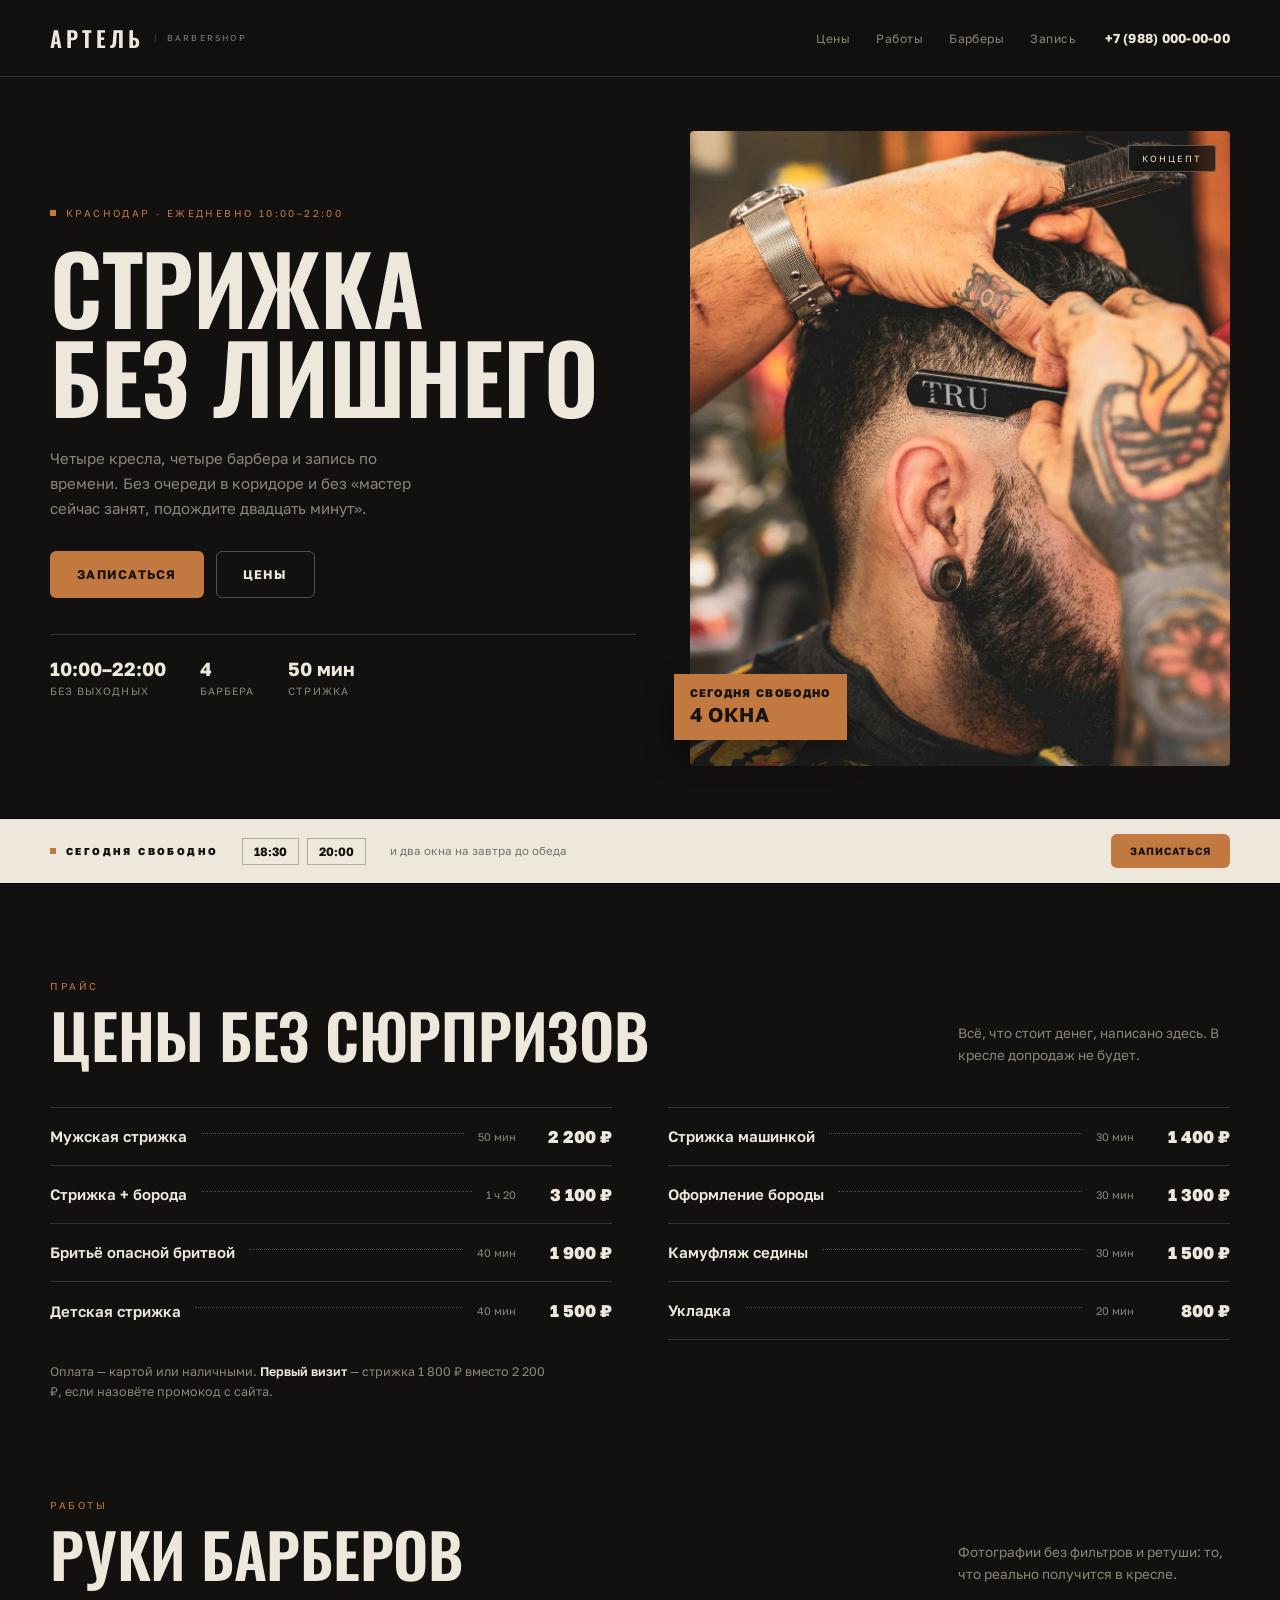
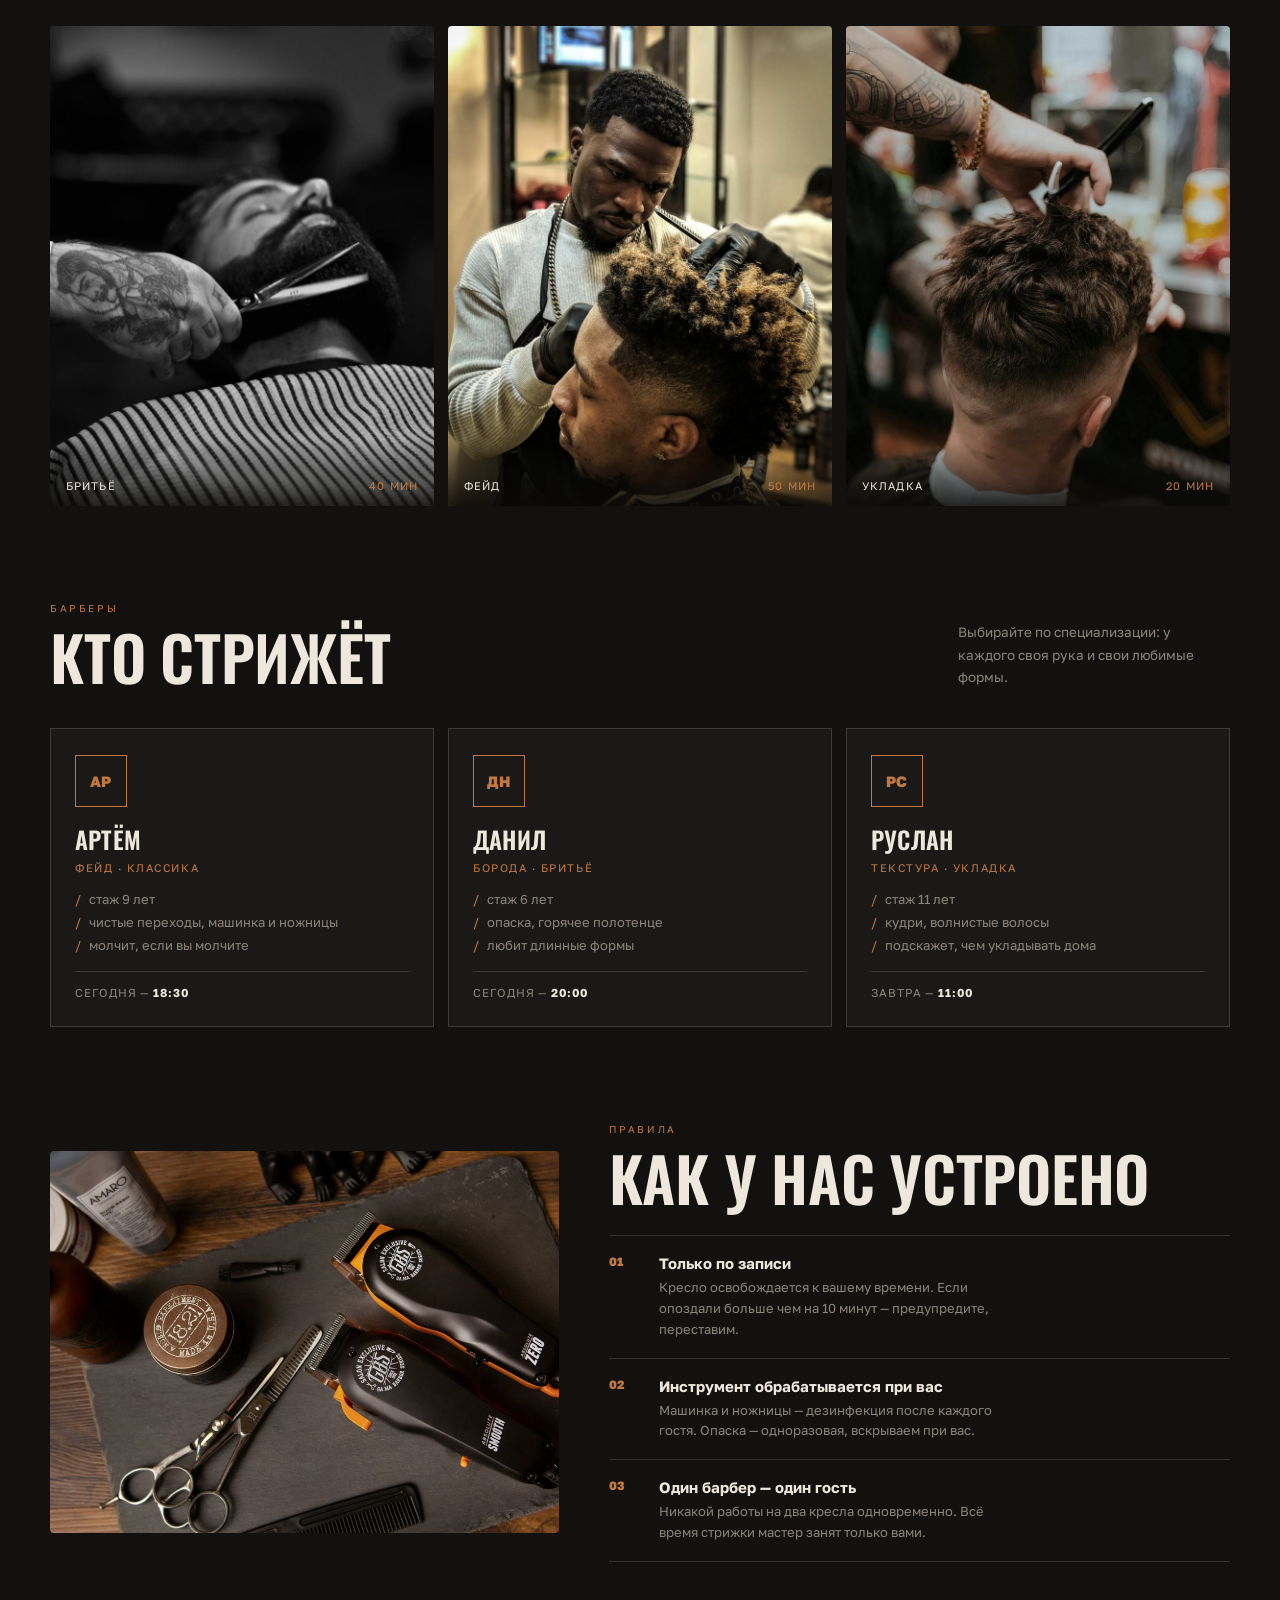
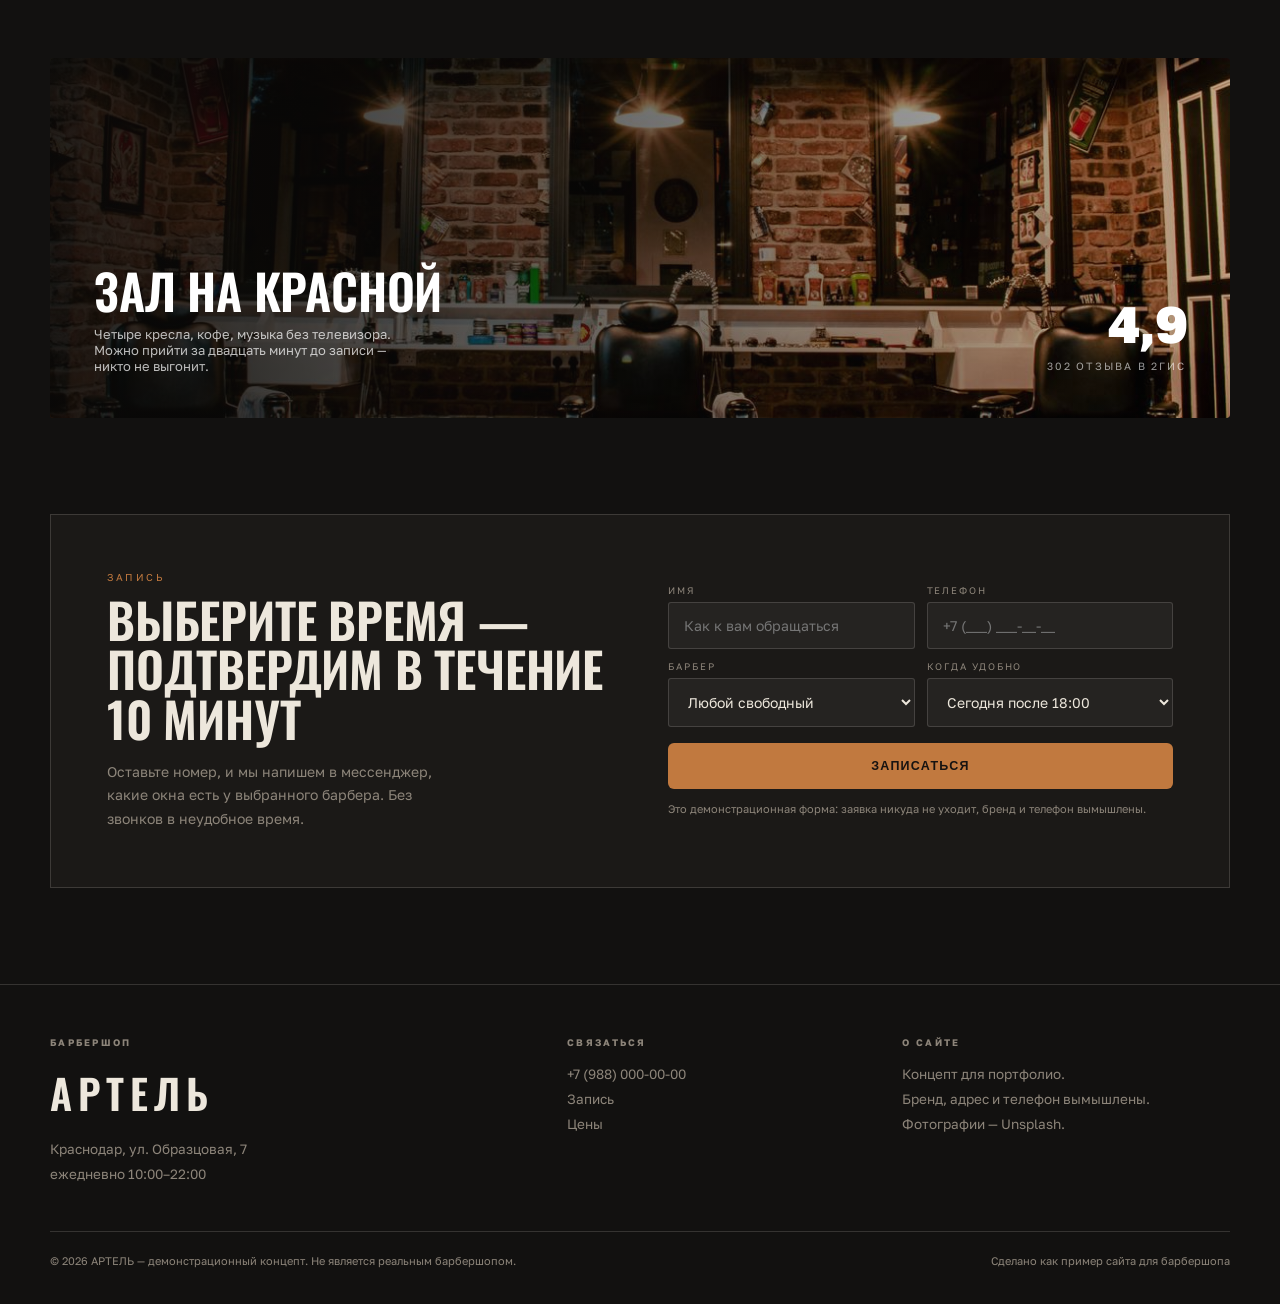
<file: concepts/artel/index.html>
<!DOCTYPE html>
<html lang="ru">
<head>
<meta charset="utf-8">
<meta name="viewport" content="width=device-width, initial-scale=1">
<meta name="robots" content="noindex, nofollow">
<title>АРТЕЛЬ — барбершоп в Краснодаре (концепт)</title>
<meta name="description" content="Концепт сайта для барбершопа: стрижки и борода с ценами, барберы, работы и запись. Бренд вымышлен.">
<meta property="og:title" content="АРТЕЛЬ — барбершоп (концепт)">
<meta property="og:description" content="Концепт сайта для барбершопа. Бренд вымышлен.">
<meta property="og:image" content="img/hero.jpg">
<link rel="icon" href="data:image/svg+xml,<svg xmlns='http://www.w3.org/2000/svg' viewBox='0 0 100 100'><rect width='100' height='100' rx='18' fill='%23121110'/><text x='50' y='68' font-family='Arial,sans-serif' font-size='48' font-weight='700' fill='%23ede7dc' text-anchor='middle'>А</text></svg>">
<link rel="stylesheet" href="fonts/fonts.css">
<style>
  :root{
    --coal:#121110; --coal-2:#1b1917; --cream:#ede7dc; --cream-2:#e1d8c9;
    --copper:#c1793f; --grey:#8d857a; --line:rgba(237,231,220,.16);
    --sans:"Golos Text","Segoe UI",Roboto,Arial,sans-serif;
    --display:"Oswald","Segoe UI",Arial,sans-serif;
    --wrap:min(1180px,100% - 48px);
  }
  *{margin:0;padding:0;box-sizing:border-box}
  html{scroll-behavior:smooth}
  body{background:var(--coal);color:var(--cream);font-family:var(--sans);
       -webkit-font-smoothing:antialiased;overflow-x:hidden}
  img{display:block;max-width:100%;height:auto}
  a{color:inherit;text-decoration:none}
  .wrap{width:var(--wrap);margin-inline:auto}
  .btn{display:inline-flex;align-items:center;justify-content:center;gap:10px;
       padding:15px 26px;border-radius:6px;font-size:12.5px;font-weight:700;
       letter-spacing:.1em;text-transform:uppercase;border:1px solid transparent;cursor:pointer;
       transition:transform .25s,background .25s,color .25s,border-color .25s}
  .btn:hover{transform:translateY(-2px)}
  .btn-copper{background:var(--copper);color:#161311}
  .btn-copper:hover{background:#d38b4f}
  .btn-line{border-color:rgba(237,231,220,.3);color:var(--cream)}
  .btn-line:hover{border-color:var(--cream);background:var(--cream);color:var(--coal)}

  /* ---------- header ---------- */
  .hdr{position:sticky;top:0;z-index:50;background:rgba(18,17,16,.9);
       backdrop-filter:blur(14px);border-bottom:1px solid var(--line)}
  .hdr-in{display:flex;align-items:center;gap:30px;height:76px}
  .logo{display:flex;align-items:center;gap:11px;line-height:1}
  .logo b{font-family:var(--display);font-size:22px;font-weight:600;letter-spacing:.18em}
  .logo span{font-size:8.5px;letter-spacing:.26em;text-transform:uppercase;color:var(--grey);
             border-left:1px solid var(--line);padding-left:11px}
  .nav{display:flex;gap:26px;margin-left:auto;font-size:12px;letter-spacing:.04em}
  .nav a{padding:6px 0;color:var(--grey);transition:color .2s;position:relative}
  .nav a:hover{color:var(--cream)}
  .nav a::after{content:"";position:absolute;left:0;right:0;bottom:0;height:1px;
                background:var(--copper);transform:scaleX(0);transform-origin:left;transition:transform .3s}
  .nav a:hover::after{transform:scaleX(1)}
  .hdr-right{display:flex;align-items:center;gap:18px}
  .phone{font-size:13px;font-weight:700;white-space:nowrap;letter-spacing:.02em}
  .burger{display:none;width:44px;height:44px;border:1px solid var(--line);border-radius:6px;
          background:var(--coal-2);cursor:pointer}
  .burger i{display:block;width:18px;height:2px;background:var(--cream);margin:0 auto;position:relative}
  .burger i::before,.burger i::after{content:"";position:absolute;left:0;width:18px;height:2px;background:var(--cream)}
  .burger i::before{top:-6px}
  .burger i::after{top:6px}

  /* ---------- hero ---------- */
  .hero{padding:54px 0 0}
  .hero-in{display:grid;grid-template-columns:1.04fr .96fr;gap:54px;align-items:center}
  .eyebrow{display:inline-flex;align-items:center;gap:10px;font-size:10px;letter-spacing:.24em;
           text-transform:uppercase;color:var(--copper)}
  .eyebrow::before{content:"";width:6px;height:6px;background:var(--copper)}
  .hero h1{margin-top:22px;font-family:var(--display);font-size:clamp(52px,7.4vw,104px);font-weight:600;
           line-height:.94;letter-spacing:-.004em;text-transform:uppercase}
  .hero h1 span{display:block}
  .hero h1 em{font-style:normal;color:var(--copper)}
  .lead{margin-top:26px;font-size:15px;line-height:1.65;color:var(--grey);max-width:42ch}
  .cta{display:flex;gap:12px;flex-wrap:wrap;margin-top:30px}
  .meta{display:flex;gap:34px;flex-wrap:wrap;margin-top:36px;padding-top:22px;
        border-top:1px solid var(--line);list-style:none}
  .meta li{font-size:10.5px;letter-spacing:.1em;text-transform:uppercase;color:var(--grey)}
  .meta b{display:block;font-size:19px;color:var(--cream);font-weight:700;margin-bottom:5px;
          letter-spacing:0;text-transform:none}
  .hero-img{position:relative}
  .hero-img img{width:100%;aspect-ratio:4/4.7;object-fit:cover;border-radius:4px;filter:contrast(1.05)}
  .hero-img .badge{position:absolute;right:14px;top:14px;padding:7px 13px;border-radius:3px;
        background:rgba(18,17,16,.78);border:1px solid rgba(237,231,220,.3);color:var(--cream);
        font-size:9px;letter-spacing:.24em;text-transform:uppercase;backdrop-filter:blur(6px)}
  .hero-img .stamp{position:absolute;left:-16px;bottom:26px;background:var(--copper);color:#161311;
        padding:12px 16px;font-size:11px;font-weight:800;letter-spacing:.12em;text-transform:uppercase;
        line-height:1.35;box-shadow:0 14px 30px rgba(0,0,0,.4)}
  .hero-img .stamp b{display:block;font-size:20px;letter-spacing:.02em}

  /* ---------- today ---------- */
  .today{margin-top:52px;background:var(--cream);color:var(--coal);border-top:1px solid #000;
         border-bottom:1px solid #000}
  .today-in{display:flex;align-items:center;gap:24px;padding:15px 0;flex-wrap:wrap}
  .today-label{font-size:10px;font-weight:800;letter-spacing:.24em;text-transform:uppercase}
  .today-label::before{content:"";display:inline-block;width:6px;height:6px;background:var(--copper);
                       margin-right:10px;vertical-align:1px}
  .slots{display:flex;gap:8px;flex-wrap:wrap}
  .slot{padding:5px 11px;border:1px solid rgba(18,17,16,.28);font-size:12px;font-weight:700}
  .today-note{font-size:11.5px;color:rgba(18,17,16,.55)}
  .today .btn{padding:10px 18px;font-size:10.5px;margin-left:auto}

  .sec{padding:96px 0 0}
  #prices,#works,#barbers,#booking{scroll-margin-top:90px}
  .sec-head{display:flex;justify-content:space-between;align-items:flex-end;gap:40px;
            flex-wrap:wrap;margin-bottom:40px}
  .kicker{font-size:10px;letter-spacing:.26em;text-transform:uppercase;color:var(--copper)}
  .h2{margin-top:12px;font-family:var(--display);font-size:clamp(34px,4.8vw,62px);font-weight:600;
      line-height:1.02;letter-spacing:-.004em;text-transform:uppercase}
  .sub{max-width:34ch;color:var(--grey);font-size:13.5px;line-height:1.65}

  /* ---------- prices ---------- */
  .prices{display:grid;grid-template-columns:1fr 1fr;gap:0 56px}
  .row{display:flex;align-items:center;gap:14px;padding:18px 0;border-top:1px solid var(--line)}
  .row:last-child{border-bottom:1px solid var(--line)}
  .row h3{font-size:15px;font-weight:600;white-space:nowrap}
  .row .dots{flex:1;border-bottom:1px dotted rgba(237,231,220,.28);transform:translateY(-3px)}
  .row .time{font-size:11px;color:var(--grey);white-space:nowrap}
  .row .sum{font-size:17px;font-weight:800;white-space:nowrap;min-width:82px;text-align:right}
  .row:hover .sum{color:var(--copper)}
  .note{margin-top:22px;font-size:12.5px;color:var(--grey);line-height:1.65;max-width:62ch}
  .note b{color:var(--cream);font-weight:600}

  /* ---------- works ---------- */
  .works{display:grid;grid-template-columns:repeat(3,1fr);gap:14px}
  .work{position:relative;overflow:hidden;background:var(--coal-2);border-radius:4px}
  .work img{width:100%;aspect-ratio:4/5;object-fit:cover;filter:grayscale(.15);
            transition:transform .9s cubic-bezier(.16,1,.3,1),filter .4s}
  .work:hover img{transform:scale(1.04);filter:none}
  .work figcaption{position:absolute;left:0;right:0;bottom:0;padding:40px 16px 14px;
        background:linear-gradient(180deg,transparent,rgba(10,9,8,.85));
        font-size:11px;letter-spacing:.1em;text-transform:uppercase;
        display:flex;justify-content:space-between;gap:10px}
  .work figcaption span{color:var(--copper)}

  /* ---------- barbers ---------- */
  .barbers{display:grid;grid-template-columns:repeat(3,1fr);gap:14px}
  .barber{border:1px solid var(--line);background:var(--coal-2);padding:26px 24px;
          display:flex;flex-direction:column;gap:14px;transition:border-color .3s}
  .barber:hover{border-color:rgba(193,121,63,.6)}
  .plate{width:52px;height:52px;display:grid;place-items:center;border:1px solid var(--copper);
         color:var(--copper);font-size:15px;font-weight:800;letter-spacing:.06em}
  .barber h3{font-family:var(--display);font-size:24px;font-weight:600;letter-spacing:.01em;
             text-transform:uppercase}
  .barber .role{font-size:11px;letter-spacing:.14em;text-transform:uppercase;color:var(--copper);
                margin-top:4px}
  .barber ul{list-style:none;font-size:13px;color:var(--grey);line-height:1.75}
  .barber ul li::before{content:"/";margin-right:8px;color:var(--copper)}
  .barber .free{margin-top:auto;padding-top:14px;border-top:1px solid var(--line);
                font-size:11.5px;color:var(--grey);text-transform:uppercase;letter-spacing:.08em}
  .barber .free b{color:var(--cream)}

  /* ---------- rules ---------- */
  .rules{margin-top:96px;display:grid;grid-template-columns:.9fr 1.1fr;gap:50px;align-items:center}
  .rules-img img{width:100%;aspect-ratio:4/3;object-fit:cover;border-radius:4px}
  .rule-list{list-style:none;margin-top:26px}
  .rule{display:grid;grid-template-columns:34px 1fr;gap:16px;padding:18px 0;
        border-top:1px solid var(--line)}
  .rule:last-child{border-bottom:1px solid var(--line)}
  .rule b{font-size:12px;color:var(--copper);font-weight:800;letter-spacing:.06em}
  .rule h4{font-size:15px;font-weight:700;margin-bottom:5px}
  .rule p{font-size:13px;line-height:1.6;color:var(--grey);max-width:42ch}

  /* ---------- hall banner ---------- */
  .hall{margin-top:96px;position:relative;border-radius:4px;overflow:hidden;min-height:360px;
        display:flex;align-items:flex-end;color:#fff}
  .hall img{position:absolute;inset:0;width:100%;height:100%;object-fit:cover}
  .hall::after{content:"";position:absolute;inset:0;
        background:linear-gradient(90deg,rgba(10,9,8,.9),rgba(10,9,8,.25))}
  .hall-in{position:relative;z-index:1;padding:44px;display:flex;justify-content:space-between;
           align-items:flex-end;gap:30px;width:100%;flex-wrap:wrap}
  .hall h2{font-family:var(--display);font-size:clamp(28px,3.8vw,50px);font-weight:600;line-height:1.02;
           letter-spacing:-.004em;text-transform:uppercase;max-width:16ch}
  .hall p{margin-top:10px;font-size:13px;color:rgba(255,255,255,.72);max-width:38ch}
  .hall .stat{text-align:right}
  .hall .stat b{display:block;font-size:clamp(30px,4vw,52px);font-weight:800;letter-spacing:-.03em}
  .hall .stat span{font-size:10.5px;letter-spacing:.18em;text-transform:uppercase;
                   color:rgba(255,255,255,.6)}

  /* ---------- booking ---------- */
  .book{margin-top:96px;border:1px solid var(--line);background:var(--coal-2);
        padding:56px;display:grid;grid-template-columns:1fr 1fr;gap:56px;align-items:center}
  .book h2{margin-top:12px;font-family:var(--display);font-size:clamp(30px,3.8vw,52px);font-weight:600;
           line-height:1.02;letter-spacing:-.004em;text-transform:uppercase}
  .book p{margin-top:16px;font-size:14px;line-height:1.7;color:var(--grey);max-width:40ch}
  .form{display:grid;grid-template-columns:1fr 1fr;gap:12px}
  .field{display:grid;gap:6px}
  .field.full{grid-column:1 / -1}
  .field label{font-size:9.5px;letter-spacing:.2em;text-transform:uppercase;color:var(--grey)}
  .field input,.field select{width:100%;padding:14px 15px;border-radius:3px;
        background:rgba(237,231,220,.05);border:1px solid var(--line);
        color:var(--cream);font:inherit;font-size:14px;outline:none;transition:border-color .2s}
  .field input:focus,.field select:focus{border-color:var(--copper)}
  .field select option{background:#1b1917}
  .form .btn{grid-column:1 / -1;margin-top:4px}
  .form small{grid-column:1 / -1;font-size:11px;color:var(--grey);line-height:1.5}

  /* ---------- footer ---------- */
  .foot{margin-top:96px;border-top:1px solid var(--line);padding:52px 0 34px}
  .foot-in{display:grid;grid-template-columns:1.3fr .8fr .9fr;gap:44px}
  .foot h4{font-size:9.5px;letter-spacing:.24em;text-transform:uppercase;color:var(--grey);
           margin-bottom:14px}
  .foot .big{font-family:var(--display);font-size:clamp(28px,3.2vw,44px);font-weight:600;letter-spacing:.14em}
  .foot p,.foot a.line{font-size:13.5px;line-height:1.85;color:var(--grey)}
  .foot a.line:hover{color:var(--cream)}
  .foot-bottom{margin-top:44px;padding-top:20px;border-top:1px solid var(--line);
       display:flex;justify-content:space-between;gap:20px;flex-wrap:wrap;
       font-size:11px;color:var(--grey);line-height:1.6}

  .toast{position:fixed;left:50%;bottom:26px;transform:translate(-50%,20px);opacity:0;
         background:var(--cream);color:var(--coal);padding:13px 22px;border-radius:4px;
         font-size:12.5px;font-weight:600;pointer-events:none;transition:.3s;z-index:60;
         max-width:92vw;text-align:center}
  .toast.show{opacity:1;transform:translate(-50%,0)}

  @media (max-width:1024px){
    .hero-in{grid-template-columns:1fr;gap:36px}
    .hero-img img{aspect-ratio:16/11}
    .hero-img .stamp{left:14px;bottom:14px}
    .prices{grid-template-columns:1fr;gap:0}
    .rules{grid-template-columns:1fr;gap:32px}
    .barbers{grid-template-columns:1fr 1fr}
    .book{grid-template-columns:1fr;gap:34px;padding:40px}
    .foot-in{grid-template-columns:1fr 1fr}
  }
  @media (max-width:820px){
    .nav,.phone{display:none}
    .burger{display:block;margin-left:auto}
    .hero{padding-top:34px}
    .sec{padding-top:70px}
    .works{grid-template-columns:1fr 1fr}
    .works .work:last-child{display:none}
    .hall-in{padding:28px}
    .nav.open{display:flex;position:absolute;left:0;right:0;top:76px;flex-direction:column;
              gap:0;background:var(--coal);border-bottom:1px solid var(--line);padding:8px 24px 18px}
    .nav.open a{padding:13px 0;border-bottom:1px solid var(--line);color:var(--cream);font-size:14px}
    .nav.open a:last-child{border-bottom:0}
  }
  @media (max-width:560px){
    :root{--wrap:min(1180px,100% - 32px)}
    .hero h1{font-size:clamp(44px,14vw,64px)}
    .today-in{gap:12px 16px}
    .today .btn{margin-left:0;width:100%}
    .slots{gap:6px}
    .barbers{grid-template-columns:1fr}
    .book{padding:28px 20px}
    .form{grid-template-columns:1fr}
    .foot-in{grid-template-columns:1fr}
    .foot-bottom{flex-direction:column;gap:8px}
    .row .time{display:none}
    .hall .stat{text-align:left}
  }
  @media (prefers-reduced-motion:reduce){
    html{scroll-behavior:auto}
  }
</style>
</head>
<body>

<header class="hdr">
  <div class="wrap hdr-in">
    <a class="logo" href="#top"><b>АРТЕЛЬ</b><span>barbershop</span></a>
    <nav class="nav" id="nav">
      <a href="#prices">Цены</a>
      <a href="#works">Работы</a>
      <a href="#barbers">Барберы</a>
      <a href="#booking">Запись</a>
    </nav>
    <div class="hdr-right">
      <a class="phone" href="tel:+79880000000">+7 (988) 000-00-00</a>
      <button class="burger" id="burger" type="button" aria-label="Меню"><i></i></button>
    </div>
  </div>
</header>

<section class="hero" id="top">
  <div class="wrap hero-in">
    <div>
      <div class="eyebrow">Краснодар · ежедневно 10:00–22:00</div>
      <h1><span>Стрижка</span><span>без лишнего</span></h1>
      <p class="lead">Четыре кресла, четыре барбера и запись по времени. Без очереди в коридоре и без «мастер сейчас занят, подождите двадцать минут».</p>
      <div class="cta">
        <a class="btn btn-copper" href="#booking">Записаться</a>
        <a class="btn btn-line" href="#prices">Цены</a>
      </div>
      <ul class="meta">
        <li><b>10:00–22:00</b>без выходных</li>
        <li><b>4</b>барбера</li>
        <li><b>50 мин</b>стрижка</li>
      </ul>
    </div>
    <div class="hero-img">
      <img src="img/hero.jpg" alt="Барбер делает фейд машинкой" width="1100" height="1300">
      <span class="badge">концепт</span>
      <div class="stamp">сегодня свободно<b>4 окна</b></div>
    </div>
  </div>
</section>

<section class="today" aria-label="Ближайшие свободные окна">
  <div class="wrap today-in">
    <span class="today-label">сегодня свободно</span>
    <div class="slots"><span class="slot">18:30</span><span class="slot">20:00</span></div>
    <span class="today-note">и два окна на завтра до обеда</span>
    <a class="btn btn-copper" href="#booking">Записаться</a>
  </div>
</section>

<section class="sec" id="prices">
  <div class="wrap">
    <div class="sec-head">
      <div>
        <div class="kicker">Прайс</div>
        <h2 class="h2">Цены без сюрпризов</h2>
      </div>
      <p class="sub">Всё, что стоит денег, написано здесь. В кресле допродаж не будет.</p>
    </div>

    <div class="prices">
      <div class="row"><h3>Мужская стрижка</h3><span class="dots"></span>
        <span class="time">50 мин</span><span class="sum">2 200 ₽</span></div>
      <div class="row"><h3>Стрижка машинкой</h3><span class="dots"></span>
        <span class="time">30 мин</span><span class="sum">1 400 ₽</span></div>
      <div class="row"><h3>Стрижка + борода</h3><span class="dots"></span>
        <span class="time">1 ч 20</span><span class="sum">3 100 ₽</span></div>
      <div class="row"><h3>Оформление бороды</h3><span class="dots"></span>
        <span class="time">30 мин</span><span class="sum">1 300 ₽</span></div>
      <div class="row"><h3>Бритьё опасной бритвой</h3><span class="dots"></span>
        <span class="time">40 мин</span><span class="sum">1 900 ₽</span></div>
      <div class="row"><h3>Камуфляж седины</h3><span class="dots"></span>
        <span class="time">30 мин</span><span class="sum">1 500 ₽</span></div>
      <div class="row"><h3>Детская стрижка</h3><span class="dots"></span>
        <span class="time">40 мин</span><span class="sum">1 500 ₽</span></div>
      <div class="row"><h3>Укладка</h3><span class="dots"></span>
        <span class="time">20 мин</span><span class="sum">800 ₽</span></div>
    </div>
    <p class="note">Оплата — картой или наличными. <b>Первый визит</b> — стрижка 1 800 ₽ вместо 2 200 ₽, если назовёте промокод с сайта.</p>
  </div>
</section>

<section class="sec" id="works">
  <div class="wrap">
    <div class="sec-head">
      <div>
        <div class="kicker">Работы</div>
        <h2 class="h2">Руки барберов</h2>
      </div>
      <p class="sub">Фотографии без фильтров и ретуши: то, что реально получится в кресле.</p>
    </div>
    <div class="works">
      <figure class="work">
        <img src="img/work-1.jpg" alt="Бритьё опасной бритвой" loading="lazy">
        <figcaption>Бритьё <span>40 мин</span></figcaption>
      </figure>
      <figure class="work">
        <img src="img/work-2.jpg" alt="Стрижка машинкой" loading="lazy">
        <figcaption>Фейд <span>50 мин</span></figcaption>
      </figure>
      <figure class="work">
        <img src="img/work-3.jpg" alt="Укладка после стрижки" loading="lazy">
        <figcaption>Укладка <span>20 мин</span></figcaption>
      </figure>
    </div>
  </div>
</section>

<section class="sec" id="barbers">
  <div class="wrap">
    <div class="sec-head">
      <div>
        <div class="kicker">Барберы</div>
        <h2 class="h2">Кто стрижёт</h2>
      </div>
      <p class="sub">Выбирайте по специализации: у каждого своя рука и свои любимые формы.</p>
    </div>
    <div class="barbers">
      <article class="barber">
        <div class="plate">АР</div>
        <div><h3>Артём</h3><div class="role">фейд · классика</div></div>
        <ul><li>стаж 9 лет</li><li>чистые переходы, машинка и ножницы</li><li>молчит, если вы молчите</li></ul>
        <div class="free">сегодня — <b>18:30</b></div>
      </article>
      <article class="barber">
        <div class="plate">ДН</div>
        <div><h3>Данил</h3><div class="role">борода · бритьё</div></div>
        <ul><li>стаж 6 лет</li><li>опаска, горячее полотенце</li><li>любит длинные формы</li></ul>
        <div class="free">сегодня — <b>20:00</b></div>
      </article>
      <article class="barber">
        <div class="plate">РС</div>
        <div><h3>Руслан</h3><div class="role">текстура · укладка</div></div>
        <ul><li>стаж 11 лет</li><li>кудри, волнистые волосы</li><li>подскажет, чем укладывать дома</li></ul>
        <div class="free">завтра — <b>11:00</b></div>
      </article>
    </div>
  </div>
</section>

<section class="wrap">
  <div class="rules">
    <div class="rules-img">
      <img src="img/tools.jpg" alt="Инструменты барбера: ножницы, машинка, расчёска" loading="lazy">
    </div>
    <div>
      <div class="kicker">Правила</div>
      <h2 class="h2">Как у нас устроено</h2>
      <ul class="rule-list">
        <li class="rule"><b>01</b><div><h4>Только по записи</h4>
          <p>Кресло освобождается к вашему времени. Если опоздали больше чем на 10 минут — предупредите, переставим.</p></div></li>
        <li class="rule"><b>02</b><div><h4>Инструмент обрабатывается при вас</h4>
          <p>Машинка и ножницы — дезинфекция после каждого гостя. Опаска — одноразовая, вскрываем при вас.</p></div></li>
        <li class="rule"><b>03</b><div><h4>Один барбер — один гость</h4>
          <p>Никакой работы на два кресла одновременно. Всё время стрижки мастер занят только вами.</p></div></li>
      </ul>
    </div>
  </div>
</section>

<section class="wrap">
  <div class="hall">
    <img src="img/hall.jpg" alt="Зал барбершопа" loading="lazy">
    <div class="hall-in">
      <div>
        <h2>Зал на Красной</h2>
        <p>Четыре кресла, кофе, музыка без телевизора. Можно прийти за двадцать минут до записи — никто не выгонит.</p>
      </div>
      <div class="stat"><b>4,9</b><span>302 отзыва в 2ГИС</span></div>
    </div>
  </div>
</section>

<section class="wrap">
  <div class="book" id="booking">
    <div>
      <div class="kicker">Запись</div>
      <h2>Выберите время —<br>подтвердим в течение 10 минут</h2>
      <p>Оставьте номер, и мы напишем в мессенджер, какие окна есть у выбранного барбера. Без звонков в неудобное время.</p>
    </div>
    <form class="form" id="form" novalidate>
      <div class="field">
        <label for="name">Имя</label>
        <input id="name" name="name" type="text" placeholder="Как к вам обращаться" autocomplete="name">
      </div>
      <div class="field">
        <label for="tel">Телефон</label>
        <input id="tel" name="tel" type="tel" placeholder="+7 (___) ___-__-__" autocomplete="tel">
      </div>
      <div class="field">
        <label for="barber">Барбер</label>
        <select id="barber" name="barber">
          <option>Любой свободный</option>
          <option>Артём — фейд, классика</option>
          <option>Данил — борода, бритьё</option>
          <option>Руслан — текстура, укладка</option>
        </select>
      </div>
      <div class="field">
        <label for="when">Когда удобно</label>
        <select id="when" name="when">
          <option>Сегодня после 18:00</option>
          <option>Завтра до обеда</option>
          <option>Завтра после обеда</option>
          <option>Выберу в переписке</option>
        </select>
      </div>
      <button class="btn btn-copper" type="submit">Записаться</button>
      <small>Это демонстрационная форма: заявка никуда не уходит, бренд и телефон вымышлены.</small>
    </form>
  </div>
</section>

<footer class="foot" id="contacts">
  <div class="wrap">
    <div class="foot-in">
      <div>
        <h4>Барбершоп</h4>
        <div class="big">АРТЕЛЬ</div>
        <p style="margin-top:14px">Краснодар, ул. Образцовая, 7<br>ежедневно 10:00–22:00</p>
      </div>
      <div>
        <h4>Связаться</h4>
        <p><a class="line" href="tel:+79880000000">+7 (988) 000-00-00</a><br>
           <a class="line" href="#booking">Запись</a><br>
           <a class="line" href="#prices">Цены</a></p>
      </div>
      <div>
        <h4>О сайте</h4>
        <p>Концепт для портфолио.<br>Бренд, адрес и телефон вымышлены.<br>Фотографии — Unsplash.</p>
      </div>
    </div>
    <div class="foot-bottom">
      <span>© 2026 АРТЕЛЬ — демонстрационный концепт. Не является реальным барбершопом.</span>
      <span>Сделано как пример сайта для барбершопа</span>
    </div>
  </div>
</footer>

<div class="toast" id="toast">Заявка отправлена</div>

<script>
(function () {
  'use strict';

  var burger = document.getElementById('burger');
  var nav = document.getElementById('nav');
  burger.addEventListener('click', function () { nav.classList.toggle('open'); });
  nav.addEventListener('click', function (e) {
    if (e.target.tagName === 'A') nav.classList.remove('open');
  });

  var form = document.getElementById('form');
  var toast = document.getElementById('toast');
  var timer = null;

  function say(msg) {
    toast.textContent = msg;
    toast.classList.add('show');
    clearTimeout(timer);
    timer = setTimeout(function () { toast.classList.remove('show'); }, 2600);
  }

  form.addEventListener('submit', function (e) {
    e.preventDefault();
    var name = document.getElementById('name');
    var tel = document.getElementById('tel');
    if (!name.value.trim()) { name.focus(); say('Как вас зовут?'); return; }
    if (tel.value.replace(/\D/g, '').length < 10) { tel.focus(); say('Проверьте номер телефона'); return; }
    say('Это концепт: заявка не отправляется, звонка не будет');
    form.reset();
  });
})();
</script>
</body>
</html>
</file>
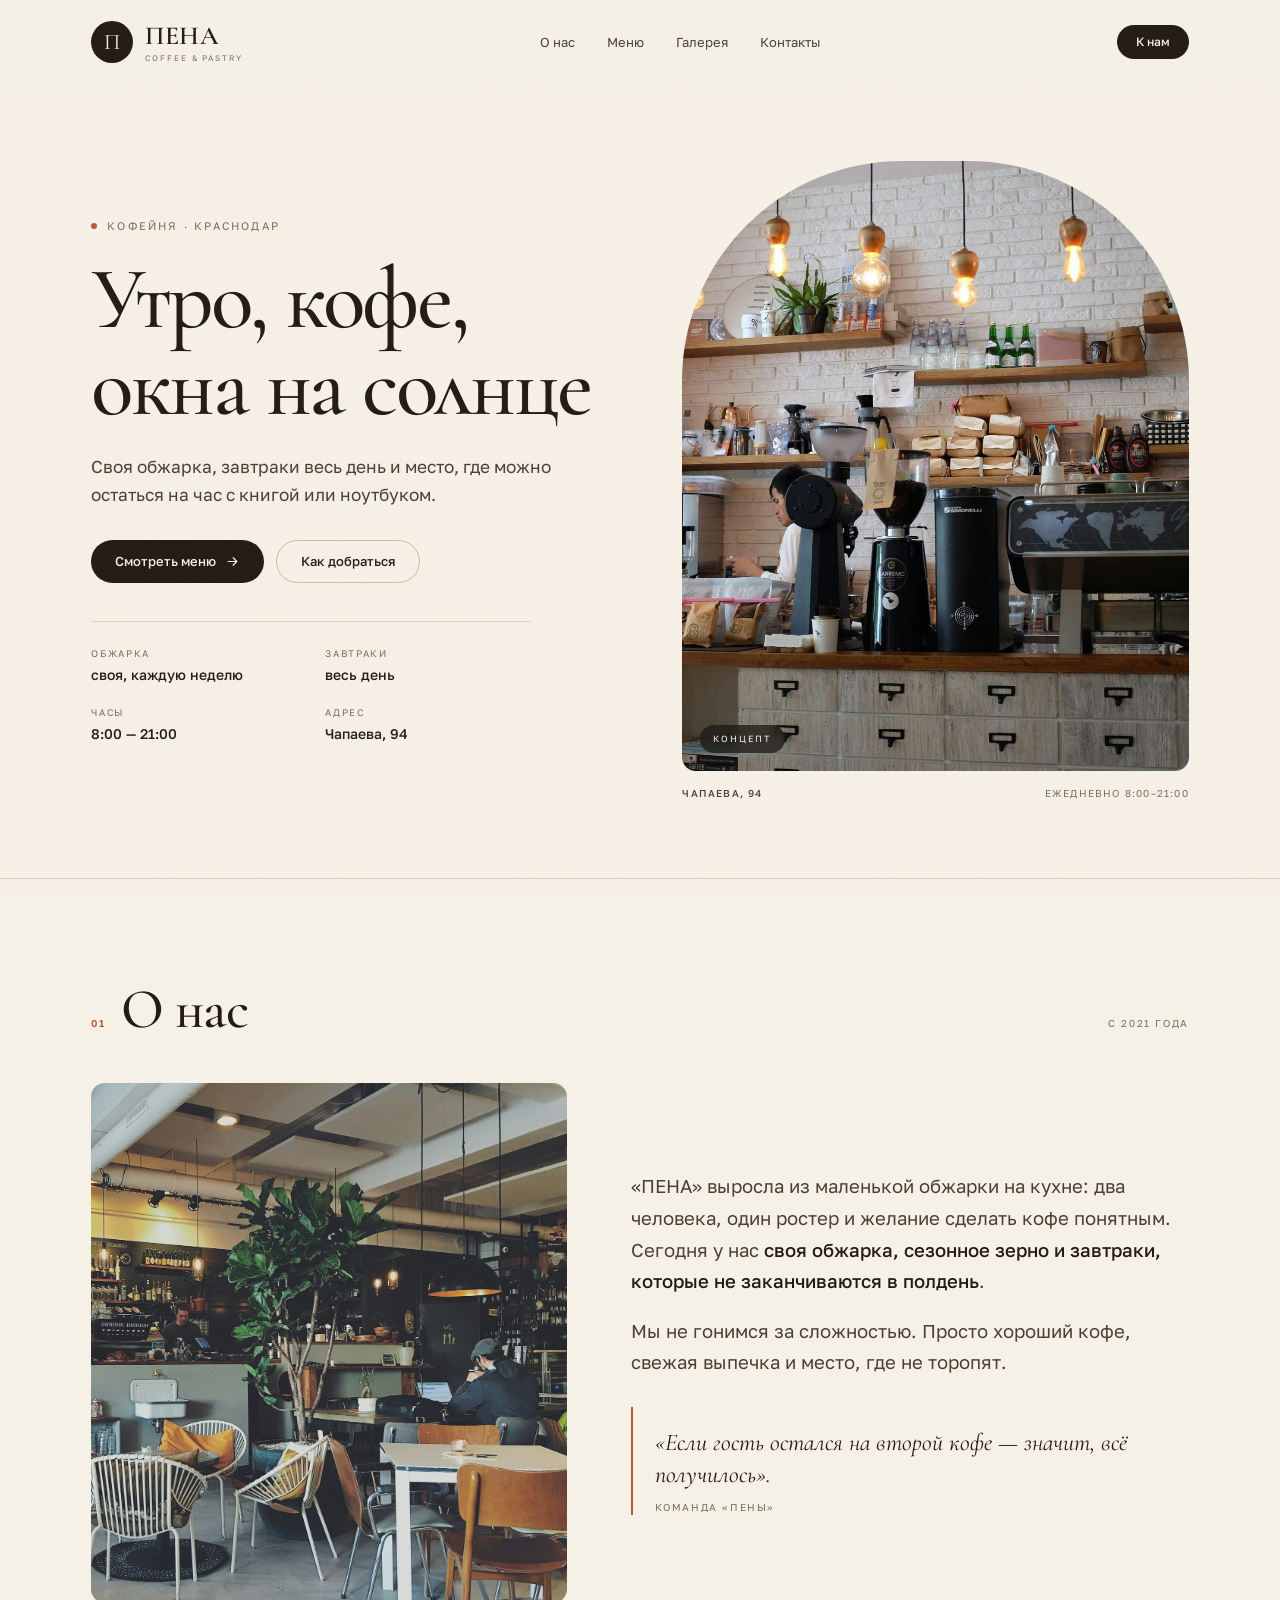
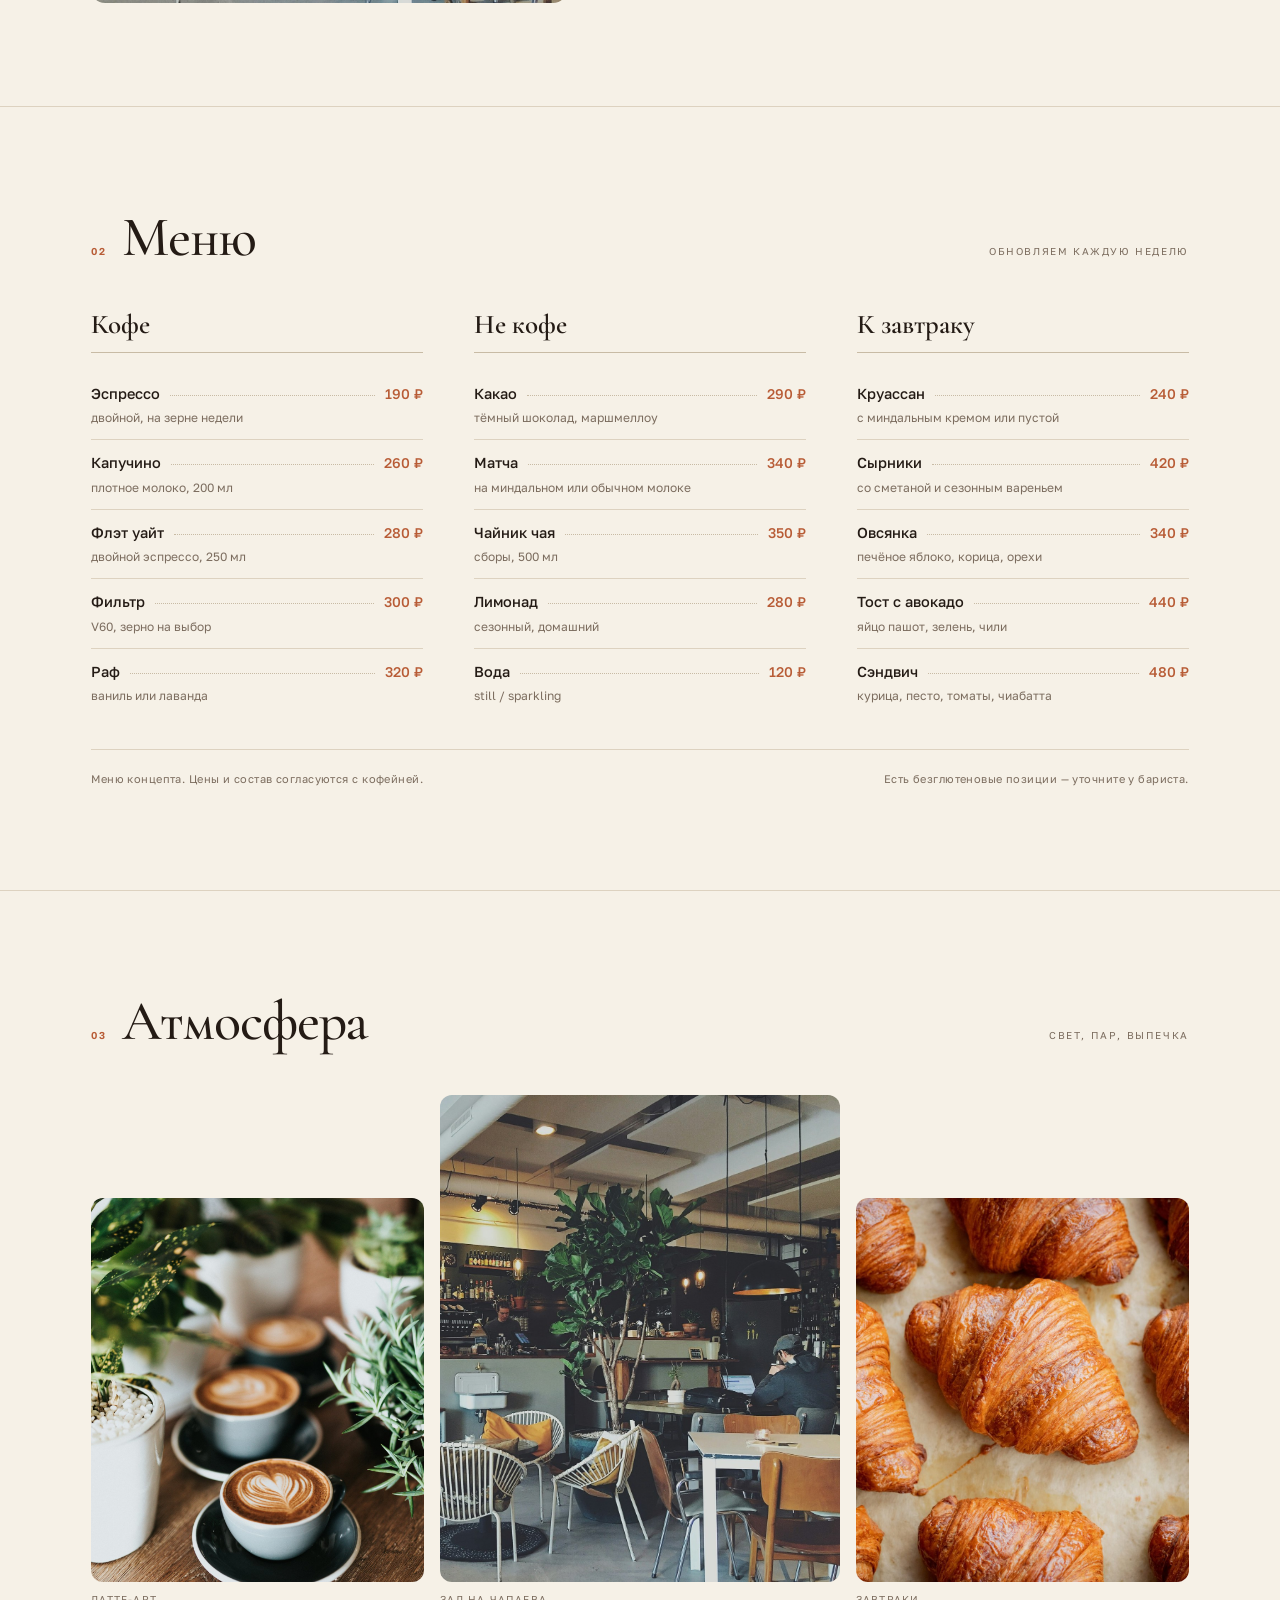
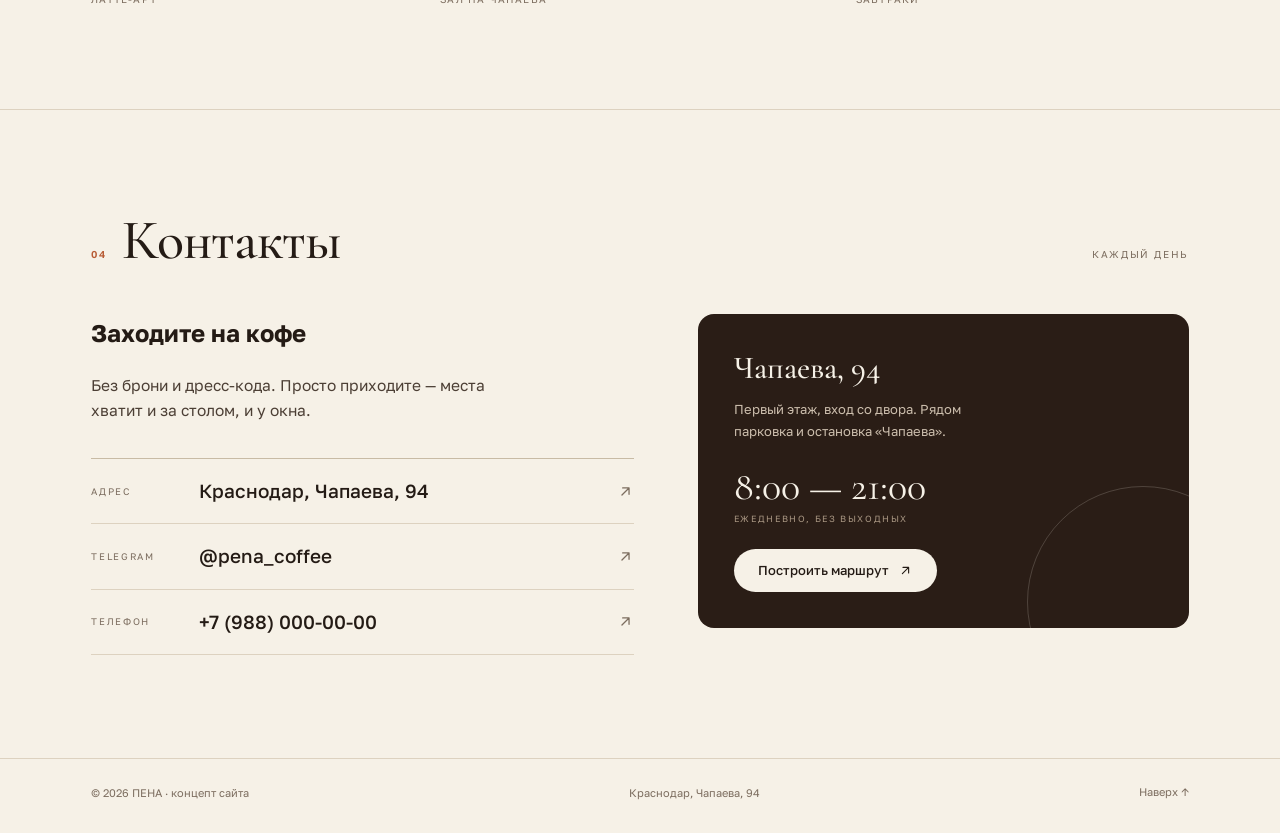
<file: concepts/coffee/index.html>
<!DOCTYPE html>
<html lang="ru">
<head>
<meta charset="UTF-8">
<meta name="viewport" content="width=device-width, initial-scale=1.0">
<title>ПЕНА — кофейня в Краснодаре (концепт)</title>
<meta name="description" content="Кофейня «ПЕНА» в Краснодаре: своя обжарка, фильтр, классика и завтраки весь день. Чапаева, 94, ежедневно с 8:00 до 21:00.">
<meta name="theme-color" content="#f6f1e7">
<meta name="robots" content="noindex, nofollow">
<meta property="og:title" content="ПЕНА — кофейня в Краснодаре">
<meta property="og:description" content="Своя обжарка, завтраки весь день и окна на солнечную сторону.">
<meta property="og:type" content="website">
<meta property="og:image" content="img/hero.jpg">
<meta property="og:locale" content="ru_RU">
<link rel="icon" href="data:image/svg+xml,%3Csvg xmlns='http://www.w3.org/2000/svg' viewBox='0 0 64 64'%3E%3Crect width='64' height='64' rx='16' fill='%23241b15'/%3E%3Ctext x='32' y='45' font-family='Georgia,serif' font-size='34' fill='%23f6f1e7' text-anchor='middle'%3EП%3C/text%3E%3C/svg%3E">
<link rel="stylesheet" href="fonts/fonts.css">
<script type="application/ld+json">
{
  "@context": "https://schema.org",
  "@type": "CafeOrCoffeeShop",
  "name": "ПЕНА",
  "description": "Кофейня со своей обжаркой и завтраками весь день.",
  "servesCuisine": ["кофе", "завтраки", "выпечка"],
  "priceRange": "200–500 ₽",
  "address": {
    "@type": "PostalAddress",
    "streetAddress": "ул. Чапаева, 94",
    "addressLocality": "Краснодар",
    "addressCountry": "RU"
  },
  "openingHours": "Mo-Su 08:00-21:00"
}
</script>
<style>
  :root{
    --paper:#f6f1e7;
    --paper-2:#efe7d8;
    --ink:#241b15;
    --ink-2:#4c3f35;
    --muted:#7c6d5f;
    --line:#ddd2c0;
    --line-strong:#c8bba5;
    --accent:#b85c36;
    --sage:#8f9b7e;
    --dark:#2a1d16;
    --display:'Cormorant Garamond',Georgia,serif;
    --sans:'Golos Text',-apple-system,BlinkMacSystemFont,'Segoe UI',sans-serif;
    --wrap:1200px;
    --pad:clamp(20px,4vw,52px);
    --ease:cubic-bezier(.22,.61,.36,1);
  }
  *{margin:0;padding:0;box-sizing:border-box}
  html{scroll-behavior:smooth}
  body{
    background:var(--paper);color:var(--ink);font-family:var(--sans);
    font-size:16px;line-height:1.6;-webkit-font-smoothing:antialiased;overflow-x:hidden;
  }
  body::after{
    content:"";position:fixed;inset:0;pointer-events:none;z-index:9999;opacity:.028;
    background-image:url("data:image/svg+xml,%3Csvg xmlns='http://www.w3.org/2000/svg' width='180' height='180'%3E%3Cfilter id='n'%3E%3CfeTurbulence type='fractalNoise' baseFrequency='.8' numOctaves='3'/%3E%3C/filter%3E%3Crect width='100%25' height='100%25' filter='url(%23n)'/%3E%3C/svg%3E");
  }
  ::selection{background:var(--accent);color:var(--paper)}
  img{display:block;max-width:100%}
  a{color:inherit;text-decoration:none}
  button{font:inherit;color:inherit;background:none;border:none;cursor:pointer}
  :focus-visible{outline:2px solid var(--accent);outline-offset:3px}
  .container{width:100%;max-width:var(--wrap);margin:0 auto;padding:0 var(--pad)}
  .skip{position:absolute;left:-9999px;top:0;background:var(--ink);color:var(--paper);padding:14px 20px;z-index:300;font-size:14px}
  .skip:focus{left:16px;top:16px}

  /* header */
  .header{position:sticky;top:0;z-index:80;background:rgba(246,241,231,.9);backdrop-filter:blur(16px);-webkit-backdrop-filter:blur(16px);border-bottom:1px solid transparent;transition:border-color .3s var(--ease)}
  .header.scrolled{border-bottom-color:var(--line)}
  .header-inner{display:flex;align-items:center;justify-content:space-between;gap:24px;height:84px}
  .logo{display:flex;align-items:center;gap:12px;flex:none}
  .logo-mark{width:42px;height:42px;border-radius:50%;background:var(--ink);color:var(--paper);display:grid;place-items:center;font-family:var(--display);font-size:22px;line-height:1}
  .logo-text{font-family:var(--display);font-size:26px;font-weight:600;line-height:1;letter-spacing:.02em}
  .logo-text small{display:block;font-family:var(--sans);font-size:8px;font-weight:400;letter-spacing:.24em;text-transform:uppercase;color:var(--muted);margin-top:5px}
  .nav{display:flex;gap:32px;font-size:13px;color:var(--ink-2)}
  .nav a{position:relative;padding:6px 0}
  .nav a::after{content:"";position:absolute;left:0;bottom:0;width:0;height:1px;background:var(--accent);transition:width .3s var(--ease)}
  .nav a:hover::after{width:100%}
  .btn{display:inline-flex;align-items:center;justify-content:center;gap:9px;padding:14px 24px;border-radius:999px;font-size:13px;font-weight:500;line-height:1;white-space:nowrap;transition:background .3s var(--ease),color .3s var(--ease),border-color .3s var(--ease),transform .3s var(--ease)}
  .btn svg{width:15px;height:15px;flex:none}
  .btn-dark{background:var(--ink);color:var(--paper)}
  .btn-dark:hover{background:var(--accent);transform:translateY(-1px)}
  .btn-ghost{border:1px solid var(--line-strong);color:var(--ink)}
  .btn-ghost:hover{border-color:var(--ink);background:var(--ink);color:var(--paper);transform:translateY(-1px)}
  .btn-sm{padding:11px 19px;font-size:12px}
  .burger{display:none;flex-direction:column;gap:5px;padding:8px;z-index:110}
  .burger span{display:block;width:22px;height:1.5px;background:var(--ink);transition:transform .3s var(--ease),opacity .3s var(--ease)}
  .burger.active span:nth-child(1){transform:translateY(6.5px) rotate(45deg)}
  .burger.active span:nth-child(2){opacity:0}
  .burger.active span:nth-child(3){transform:translateY(-6.5px) rotate(-45deg)}

  /* hero */
  .hero{padding:clamp(40px,6vw,76px) 0 clamp(48px,6vw,84px)}
  .hero-grid{display:grid;grid-template-columns:1.02fr .98fr;gap:clamp(32px,5vw,72px);align-items:center}
  .eyebrow{display:flex;align-items:center;gap:10px;font-size:11px;letter-spacing:.2em;text-transform:uppercase;color:var(--muted)}
  .eyebrow i{width:6px;height:6px;border-radius:50%;background:var(--accent);flex:none}
  .hero h1{font-family:var(--display);font-weight:500;font-size:clamp(46px,6.9vw,88px);line-height:.98;letter-spacing:-.028em;margin-top:22px;text-wrap:balance}
  .lead{font-size:clamp(15.5px,1.35vw,18px);line-height:1.65;color:var(--ink-2);max-width:480px;margin-top:24px}
  .hero-actions{display:flex;gap:12px;flex-wrap:wrap;margin-top:30px}
  .hero-facts{display:grid;grid-template-columns:1fr 1fr;gap:18px 28px;margin-top:38px;padding-top:24px;border-top:1px solid var(--line);max-width:440px}
  .hero-facts div{display:flex;flex-direction:column;gap:3px}
  .hero-facts dt{font-size:9.5px;letter-spacing:.18em;text-transform:uppercase;color:var(--muted)}
  .hero-facts dd{font-size:14px;font-weight:500}
  .hero-media{margin:0;position:relative}
  .hero-media img{width:100%;height:clamp(420px,56vw,610px);object-fit:cover;border-radius:220px 220px 14px 14px}
  .hero-media-frame{position:relative}
  .hero-media .hero-badge{position:absolute;left:18px;bottom:18px;padding:7px 13px;border-radius:999px;
        background:rgba(28,24,20,.74);color:#f8f5f0;font-size:9px;letter-spacing:.22em;
        text-transform:uppercase;backdrop-filter:blur(6px);-webkit-backdrop-filter:blur(6px)}
  .hero-media figcaption{display:flex;justify-content:space-between;gap:16px;margin-top:14px;font-size:10px;letter-spacing:.12em;text-transform:uppercase;color:var(--muted)}
  .hero-media figcaption b{font-weight:500;color:var(--ink-2)}

  /* sections */
  .section{padding:clamp(64px,8vw,104px) 0;border-top:1px solid var(--line);scroll-margin-top:90px}
  .sec-head{display:flex;align-items:baseline;gap:16px;margin-bottom:clamp(28px,4vw,46px)}
  .sec-num{font-size:10px;letter-spacing:.16em;color:var(--accent);font-weight:600}
  .sec-head h2{font-family:var(--display);font-weight:500;font-size:clamp(34px,4.6vw,56px);line-height:1;letter-spacing:-.02em}
  .sec-note{margin-left:auto;font-size:10px;letter-spacing:.16em;text-transform:uppercase;color:var(--muted)}

  /* about */
  .about-grid{display:grid;grid-template-columns:.92fr 1.08fr;gap:clamp(32px,5vw,72px);align-items:center}
  .about-media img{width:100%;height:clamp(360px,48vw,520px);object-fit:cover;border-radius:14px}
  .about-copy p{font-size:clamp(16px,1.45vw,19px);line-height:1.7;color:var(--ink-2)}
  .about-copy p + p{margin-top:18px}
  .about-copy strong{font-weight:500;color:var(--ink)}
  .quote{margin-top:28px;padding:20px 0 0 22px;border-left:2px solid var(--accent);font-family:var(--display);font-style:italic;font-size:24px;line-height:1.35;color:var(--ink)}
  .quote cite{display:block;margin-top:10px;font-family:var(--sans);font-style:normal;font-size:10px;letter-spacing:.16em;text-transform:uppercase;color:var(--muted)}

  /* menu */
  .menu-grid{display:grid;grid-template-columns:repeat(3,1fr);gap:clamp(28px,4vw,56px)}
  .menu-col h3{font-family:var(--display);font-size:27px;font-weight:600;line-height:1;margin-bottom:18px;padding-bottom:14px;border-bottom:1px solid var(--line-strong)}
  .mi{padding:12px 0;border-bottom:1px solid var(--line)}
  .mi:last-child{border-bottom:0}
  .mi-top{display:flex;align-items:baseline;gap:10px}
  .mi-name{font-size:14.5px;font-weight:500;line-height:1.35}
  .mi-dots{flex:1;border-bottom:1px dotted var(--line-strong);transform:translateY(-3px)}
  .mi-price{font-size:14px;font-weight:500;color:var(--accent);white-space:nowrap}
  .mi-desc{font-size:12px;line-height:1.5;color:var(--muted);margin-top:4px;max-width:32ch}
  .menu-foot{display:flex;justify-content:space-between;gap:18px;flex-wrap:wrap;margin-top:32px;padding-top:20px;border-top:1px solid var(--line);font-size:11px;letter-spacing:.04em;color:var(--muted)}

  /* gallery */
  .gallery-grid{display:grid;grid-template-columns:1fr 1.2fr 1fr;gap:16px;align-items:end}
  .gallery-grid figure{margin:0}
  .gallery-grid img{width:100%;height:clamp(260px,30vw,400px);object-fit:cover;border-radius:12px}
  .gallery-grid figure:nth-child(2) img{height:clamp(320px,38vw,490px)}
  .gallery-grid figcaption{font-size:10px;letter-spacing:.12em;text-transform:uppercase;color:var(--muted);margin-top:9px}

  /* contacts */
  .contacts-grid{display:grid;grid-template-columns:1.05fr .95fr;gap:clamp(32px,5vw,72px);align-items:start}
  .contacts h2{font-family:var(--display);font-weight:500;font-size:clamp(46px,7vw,88px);line-height:.98;letter-spacing:-.03em}
  .contacts-lead{font-size:15.5px;line-height:1.65;color:var(--ink-2);max-width:420px;margin-top:20px}
  .contact-list{margin-top:34px;border-top:1px solid var(--line-strong)}
  .contact-row{display:flex;align-items:center;gap:18px;padding:17px 0;border-bottom:1px solid var(--line);transition:padding .3s var(--ease),color .3s var(--ease)}
  .contact-row:hover{padding-left:8px;color:var(--accent)}
  .contact-row span{font-size:9.5px;letter-spacing:.18em;text-transform:uppercase;color:var(--muted);width:90px;flex:none}
  .contact-row b{font-size:clamp(15px,1.6vw,19px);font-weight:500}
  .contact-row svg{width:17px;height:17px;margin-left:auto;flex:none;color:var(--muted)}
  .contact-row:hover svg{color:var(--accent)}
  .visit-card{background:var(--dark);color:var(--paper);border-radius:16px;padding:clamp(24px,3vw,36px);position:relative;overflow:hidden}
  .visit-card::after{content:"";position:absolute;right:-70px;bottom:-90px;width:230px;height:230px;border:1px solid rgba(246,241,231,.18);border-radius:50%}
  .visit-card h3{font-family:var(--display);font-size:32px;font-weight:500;line-height:1.1}
  .visit-card p{font-size:13px;line-height:1.7;color:#cdbfae;margin-top:12px;max-width:32ch}
  .visit-card .big-hours{display:block;font-family:var(--display);font-size:40px;line-height:1;margin-top:24px;color:var(--paper)}
  .visit-card .big-hours small{display:block;font-family:var(--sans);font-size:9px;letter-spacing:.18em;text-transform:uppercase;color:#a99783;margin-top:8px}
  .visit-card .btn{margin-top:26px;background:var(--paper);color:var(--ink)}
  .visit-card .btn:hover{background:var(--accent);color:var(--paper)}

  /* footer */
  .footer{border-top:1px solid var(--line);padding:24px 0 30px}
  .footer-inner{display:flex;align-items:center;justify-content:space-between;gap:18px;flex-wrap:wrap;font-size:11px;color:var(--muted)}
  .footer-inner a{border-bottom:1px solid transparent;padding-bottom:2px}
  .footer-inner a:hover{border-color:var(--muted);color:var(--ink)}

  .reveal{opacity:0;transform:translateY(16px);transition:opacity .7s var(--ease),transform .7s var(--ease)}
  .reveal.in{opacity:1;transform:none}

  @media (max-width:960px){
    .nav{display:none}
    .burger{display:flex}
    .nav.open{display:flex;position:fixed;inset:0;z-index:101;flex-direction:column;justify-content:center;align-items:center;gap:28px;background:rgba(246,241,231,.98);backdrop-filter:blur(20px)}
    .nav.open a{font-size:22px;font-family:var(--display)}
    .hero-grid{grid-template-columns:1fr;gap:36px}
    .hero h1{font-size:clamp(56px,8.6vw,76px)}
    .hero-media img{height:clamp(380px,62vw,520px);border-radius:180px 180px 12px 12px}
    .about-grid{grid-template-columns:1fr;gap:32px}
    .about-media{order:2}
    .menu-grid{grid-template-columns:1fr 1fr}
    .contacts-grid{grid-template-columns:1fr;gap:36px}
  }
  @media (max-width:640px){
    .header-inner{height:72px}
    .header .btn-sm{padding:10px 15px;font-size:11px}
    .hero{padding-top:30px}
    .hero h1{font-size:clamp(46px,13.5vw,64px)}
    .hero-facts{grid-template-columns:1fr 1fr;gap:14px 20px}
    .hero-media img{height:380px;border-radius:150px 150px 10px 10px}
    .hero-media figcaption{flex-direction:column;gap:4px}
    .section{padding:56px 0}
    .sec-note{display:none}
    .menu-grid{grid-template-columns:1fr;gap:32px}
    .gallery-grid{grid-template-columns:1fr 1fr;align-items:start}
    .gallery-grid figure:nth-child(2){grid-column:1/-1;grid-row:1}
    .gallery-grid img,.gallery-grid figure:nth-child(2) img{height:220px}
    .gallery-grid figure:nth-child(2) img{height:300px}
    .contacts h2{font-size:clamp(44px,12vw,60px)}
    .contact-row span{width:76px}
    .footer-inner{flex-direction:column;align-items:flex-start;gap:7px}
  }
  @media (prefers-reduced-motion:reduce){
    html{scroll-behavior:auto}
    *,*::before,*::after{animation-duration:.001ms !important;transition-duration:.001ms !important}
    .reveal{opacity:1;transform:none}
  }
</style>
<noscript><style>.reveal{opacity:1;transform:none}</style></noscript>
</head>
<body>
<a class="skip" href="#main">К содержанию</a>

<header class="header" id="header">
  <div class="container header-inner">
    <a class="logo" href="#top" aria-label="ПЕНА, на главную">
      <span class="logo-mark" aria-hidden="true">П</span>
      <span class="logo-text">ПЕНА<small>coffee & pastry</small></span>
    </a>
    <nav class="nav" id="nav" aria-label="Основная навигация">
      <a href="#about">О нас</a>
      <a href="#menu">Меню</a>
      <a href="#gallery">Галерея</a>
      <a href="#contacts">Контакты</a>
    </nav>
    <a class="btn btn-dark btn-sm" href="#contacts">К нам</a>
    <button class="burger" id="burger" aria-label="Открыть меню" aria-expanded="false" aria-controls="nav">
      <span></span><span></span><span></span>
    </button>
  </div>
</header>

<main id="main">
  <section class="hero" id="top">
    <div class="container hero-grid">
      <div class="hero-copy">
        <p class="eyebrow"><i aria-hidden="true"></i> Кофейня · Краснодар</p>
        <h1>Утро, кофе, окна на солнце</h1>
        <p class="lead">Своя обжарка, завтраки весь день и место, где можно остаться на час с книгой или ноутбуком.</p>
        <div class="hero-actions">
          <a class="btn btn-dark" href="#menu">
            Смотреть меню
            <svg viewBox="0 0 24 24" fill="none" stroke="currentColor" stroke-width="1.8" stroke-linecap="round" stroke-linejoin="round" aria-hidden="true"><path d="M5 12h14M13 6l6 6-6 6"/></svg>
          </a>
          <a class="btn btn-ghost" href="#contacts">Как добраться</a>
        </div>
        <dl class="hero-facts">
          <div><dt>Обжарка</dt><dd>своя, каждую неделю</dd></div>
          <div><dt>Завтраки</dt><dd>весь день</dd></div>
          <div><dt>Часы</dt><dd>8:00 — 21:00</dd></div>
          <div><dt>Адрес</dt><dd>Чапаева, 94</dd></div>
        </dl>
      </div>
      <figure class="hero-media">
        <div class="hero-media-frame">
          <img src="img/hero.jpg" width="1000" height="1219" alt="Барная стойка кофейни «ПЕНА»: белый кирпич, лампы и кофемашина" fetchpriority="high">
          <span class="hero-badge">концепт</span>
        </div>
        <figcaption><b>Чапаева, 94</b><span>ежедневно 8:00–21:00</span></figcaption>
      </figure>
    </div>
  </section>

  <section class="section" id="about">
    <div class="container">
      <div class="sec-head reveal">
        <span class="sec-num">01</span>
        <h2>О нас</h2>
        <span class="sec-note">С 2021 года</span>
      </div>
      <div class="about-grid">
        <figure class="about-media reveal">
          <img src="img/bar.jpg" width="1600" height="1067" loading="lazy" alt="Светлый зал кофейни: растения, плетёные кресла и деревянные столы">
        </figure>
        <div class="about-copy reveal">
          <p>«ПЕНА» выросла из маленькой обжарки на кухне: два человека, один ростер и желание сделать кофе понятным. Сегодня у нас <strong>своя обжарка, сезонное зерно и завтраки, которые не заканчиваются в полдень</strong>.</p>
          <p>Мы не гонимся за сложностью. Просто хороший кофе, свежая выпечка и место, где не торопят.</p>
          <blockquote class="quote">
            «Если гость остался на второй кофе — значит, всё получилось».
            <cite>Команда «ПЕНЫ»</cite>
          </blockquote>
        </div>
      </div>
    </div>
  </section>

  <section class="section" id="menu">
    <div class="container">
      <div class="sec-head reveal">
        <span class="sec-num">02</span>
        <h2>Меню</h2>
        <span class="sec-note">Обновляем каждую неделю</span>
      </div>
      <div class="menu-grid reveal">
        <div class="menu-col">
          <h3>Кофе</h3>
          <div class="mi"><div class="mi-top"><span class="mi-name">Эспрессо</span><span class="mi-dots"></span><span class="mi-price">190 ₽</span></div><p class="mi-desc">двойной, на зерне недели</p></div>
          <div class="mi"><div class="mi-top"><span class="mi-name">Капучино</span><span class="mi-dots"></span><span class="mi-price">260 ₽</span></div><p class="mi-desc">плотное молоко, 200 мл</p></div>
          <div class="mi"><div class="mi-top"><span class="mi-name">Флэт уайт</span><span class="mi-dots"></span><span class="mi-price">280 ₽</span></div><p class="mi-desc">двойной эспрессо, 250 мл</p></div>
          <div class="mi"><div class="mi-top"><span class="mi-name">Фильтр</span><span class="mi-dots"></span><span class="mi-price">300 ₽</span></div><p class="mi-desc">V60, зерно на выбор</p></div>
          <div class="mi"><div class="mi-top"><span class="mi-name">Раф</span><span class="mi-dots"></span><span class="mi-price">320 ₽</span></div><p class="mi-desc">ваниль или лаванда</p></div>
        </div>
        <div class="menu-col">
          <h3>Не кофе</h3>
          <div class="mi"><div class="mi-top"><span class="mi-name">Какао</span><span class="mi-dots"></span><span class="mi-price">290 ₽</span></div><p class="mi-desc">тёмный шоколад, маршмеллоу</p></div>
          <div class="mi"><div class="mi-top"><span class="mi-name">Матча</span><span class="mi-dots"></span><span class="mi-price">340 ₽</span></div><p class="mi-desc">на миндальном или обычном молоке</p></div>
          <div class="mi"><div class="mi-top"><span class="mi-name">Чайник чая</span><span class="mi-dots"></span><span class="mi-price">350 ₽</span></div><p class="mi-desc">сборы, 500 мл</p></div>
          <div class="mi"><div class="mi-top"><span class="mi-name">Лимонад</span><span class="mi-dots"></span><span class="mi-price">280 ₽</span></div><p class="mi-desc">сезонный, домашний</p></div>
          <div class="mi"><div class="mi-top"><span class="mi-name">Вода</span><span class="mi-dots"></span><span class="mi-price">120 ₽</span></div><p class="mi-desc">still / sparkling</p></div>
        </div>
        <div class="menu-col">
          <h3>К завтраку</h3>
          <div class="mi"><div class="mi-top"><span class="mi-name">Круассан</span><span class="mi-dots"></span><span class="mi-price">240 ₽</span></div><p class="mi-desc">с миндальным кремом или пустой</p></div>
          <div class="mi"><div class="mi-top"><span class="mi-name">Сырники</span><span class="mi-dots"></span><span class="mi-price">420 ₽</span></div><p class="mi-desc">со сметаной и сезонным вареньем</p></div>
          <div class="mi"><div class="mi-top"><span class="mi-name">Овсянка</span><span class="mi-dots"></span><span class="mi-price">340 ₽</span></div><p class="mi-desc">печёное яблоко, корица, орехи</p></div>
          <div class="mi"><div class="mi-top"><span class="mi-name">Тост с авокадо</span><span class="mi-dots"></span><span class="mi-price">440 ₽</span></div><p class="mi-desc">яйцо пашот, зелень, чили</p></div>
          <div class="mi"><div class="mi-top"><span class="mi-name">Сэндвич</span><span class="mi-dots"></span><span class="mi-price">480 ₽</span></div><p class="mi-desc">курица, песто, томаты, чиабатта</p></div>
        </div>
      </div>
      <div class="menu-foot reveal">
        <span>Меню концепта. Цены и состав согласуются с кофейней.</span>
        <span>Есть безглютеновые позиции — уточните у бариста.</span>
      </div>
    </div>
  </section>

  <section class="section" id="gallery">
    <div class="container">
      <div class="sec-head reveal">
        <span class="sec-num">03</span>
        <h2>Атмосфера</h2>
        <span class="sec-note">Свет, пар, выпечка</span>
      </div>
      <div class="gallery-grid reveal">
        <figure>
          <img src="img/latte.jpg" width="1200" height="1800" loading="lazy" alt="Три чашки кофе с латте-артом среди растений">
          <figcaption>Латте-арт</figcaption>
        </figure>
        <figure>
          <img src="img/bar.jpg" width="1600" height="1067" loading="lazy" alt="Зал кофейни с большими окнами и деревянными столами">
          <figcaption>Зал на Чапаева</figcaption>
        </figure>
        <figure>
          <img src="img/pastry.jpg" width="1600" height="1067" loading="lazy" alt="Свежие круассаны на противне">
          <figcaption>Завтраки</figcaption>
        </figure>
      </div>
    </div>
  </section>

  <section class="section" id="contacts">
    <div class="container">
      <div class="sec-head reveal">
        <span class="sec-num">04</span>
        <h2>Контакты</h2>
        <span class="sec-note">Каждый день</span>
      </div>
      <div class="contacts-grid">
        <div class="reveal">
          <h2>Заходите на кофе</h2>
          <p class="contacts-lead">Без брони и дресс-кода. Просто приходите — места хватит и за столом, и у окна.</p>
          <div class="contact-list">
            <a class="contact-row" href="https://yandex.ru/maps/?text=Краснодар%2C%20Чапаева%2C%2094" target="_blank" rel="noopener">
              <span>Адрес</span>
              <b>Краснодар, Чапаева, 94</b>
              <svg viewBox="0 0 24 24" fill="none" stroke="currentColor" stroke-width="1.8" stroke-linecap="round" stroke-linejoin="round" aria-hidden="true"><path d="M7 17 17 7M8 7h9v9"/></svg>
            </a>
            <a class="contact-row" href="https://t.me/pena_coffee" target="_blank" rel="noopener">
              <span>Telegram</span>
              <b>@pena_coffee</b>
              <svg viewBox="0 0 24 24" fill="none" stroke="currentColor" stroke-width="1.8" stroke-linecap="round" stroke-linejoin="round" aria-hidden="true"><path d="M7 17 17 7M8 7h9v9"/></svg>
            </a>
            <a class="contact-row" href="tel:+79880000000">
              <span>Телефон</span>
              <b>+7 (988) 000-00-00</b>
              <svg viewBox="0 0 24 24" fill="none" stroke="currentColor" stroke-width="1.8" stroke-linecap="round" stroke-linejoin="round" aria-hidden="true"><path d="M7 17 17 7M8 7h9v9"/></svg>
            </a>
          </div>
        </div>
        <aside class="visit-card reveal">
          <h3>Чапаева, 94</h3>
          <p>Первый этаж, вход со двора. Рядом парковка и остановка «Чапаева».</p>
          <span class="big-hours">8:00 — 21:00<small>ежедневно, без выходных</small></span>
          <a class="btn" href="https://yandex.ru/maps/?text=Краснодар%2C%20Чапаева%2C%2094" target="_blank" rel="noopener">
            Построить маршрут
            <svg viewBox="0 0 24 24" fill="none" stroke="currentColor" stroke-width="1.8" stroke-linecap="round" stroke-linejoin="round" aria-hidden="true"><path d="M7 17 17 7M8 7h9v9"/></svg>
          </a>
        </aside>
      </div>
    </div>
  </section>
</main>

<footer class="footer">
  <div class="container footer-inner">
    <span>© 2026 ПЕНА · концепт сайта</span>
    <span>Краснодар, Чапаева, 94</span>
    <a href="#top">Наверх ↑</a>
  </div>
</footer>

<script>
(function () {
  var header = document.getElementById('header');
  var burger = document.getElementById('burger');
  var nav = document.getElementById('nav');
  var onScroll = function () { header.classList.toggle('scrolled', window.scrollY > 8); };
  window.addEventListener('scroll', onScroll, { passive: true });
  onScroll();

  burger.addEventListener('click', function () {
    var open = nav.classList.toggle('open');
    burger.classList.toggle('active', open);
    burger.setAttribute('aria-expanded', open ? 'true' : 'false');
    burger.setAttribute('aria-label', open ? 'Закрыть меню' : 'Открыть меню');
  });
  nav.addEventListener('click', function (e) {
    if (e.target.closest('a')) {
      nav.classList.remove('open');
      burger.classList.remove('active');
      burger.setAttribute('aria-expanded', 'false');
      burger.setAttribute('aria-label', 'Открыть меню');
    }
  });

  var items = document.querySelectorAll('.reveal');
  if (!('IntersectionObserver' in window) || window.matchMedia('(prefers-reduced-motion: reduce)').matches) {
    items.forEach(function (el) { el.classList.add('in'); });
    return;
  }
  var io = new IntersectionObserver(function (entries) {
    entries.forEach(function (entry) {
      if (entry.isIntersecting) { entry.target.classList.add('in'); io.unobserve(entry.target); }
    });
  }, { threshold: 0.12, rootMargin: '0px 0px -40px 0px' });
  items.forEach(function (el) { io.observe(el); });
})();
</script>
</body>
</html>
</file>
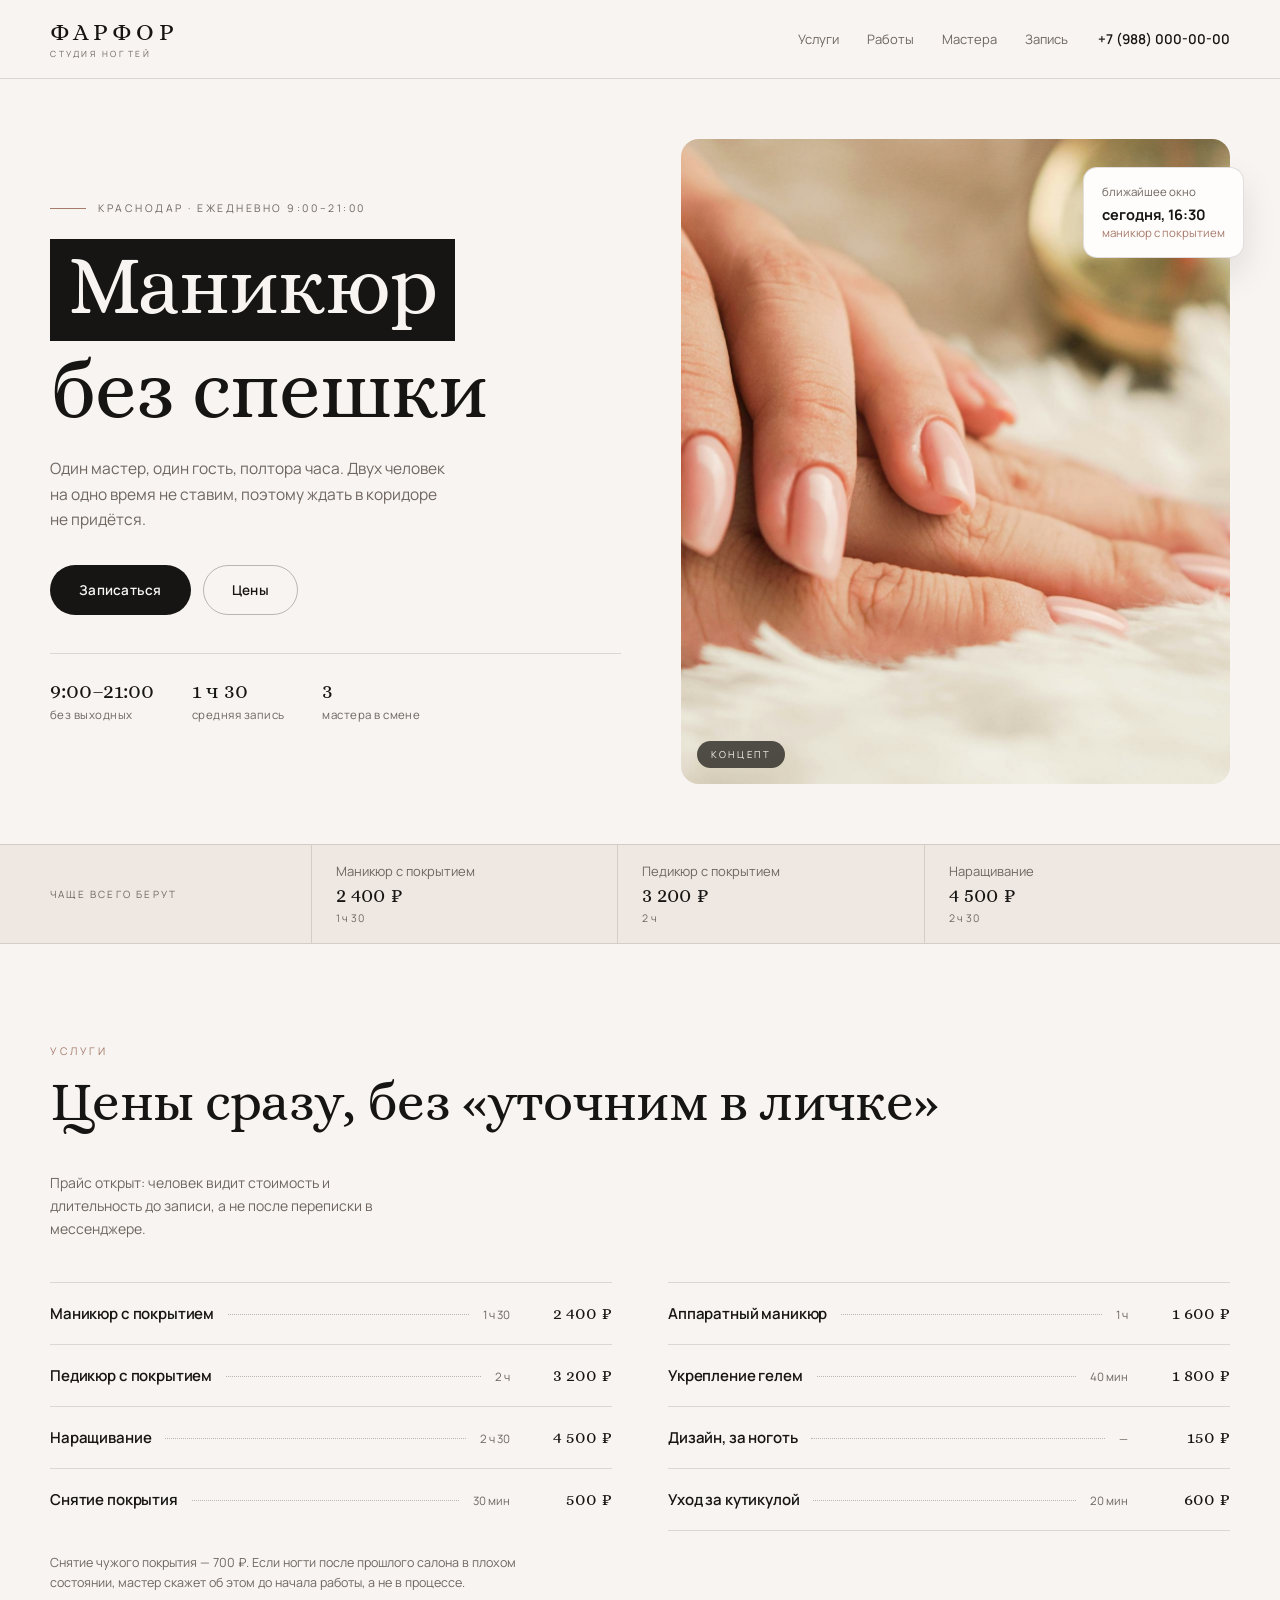
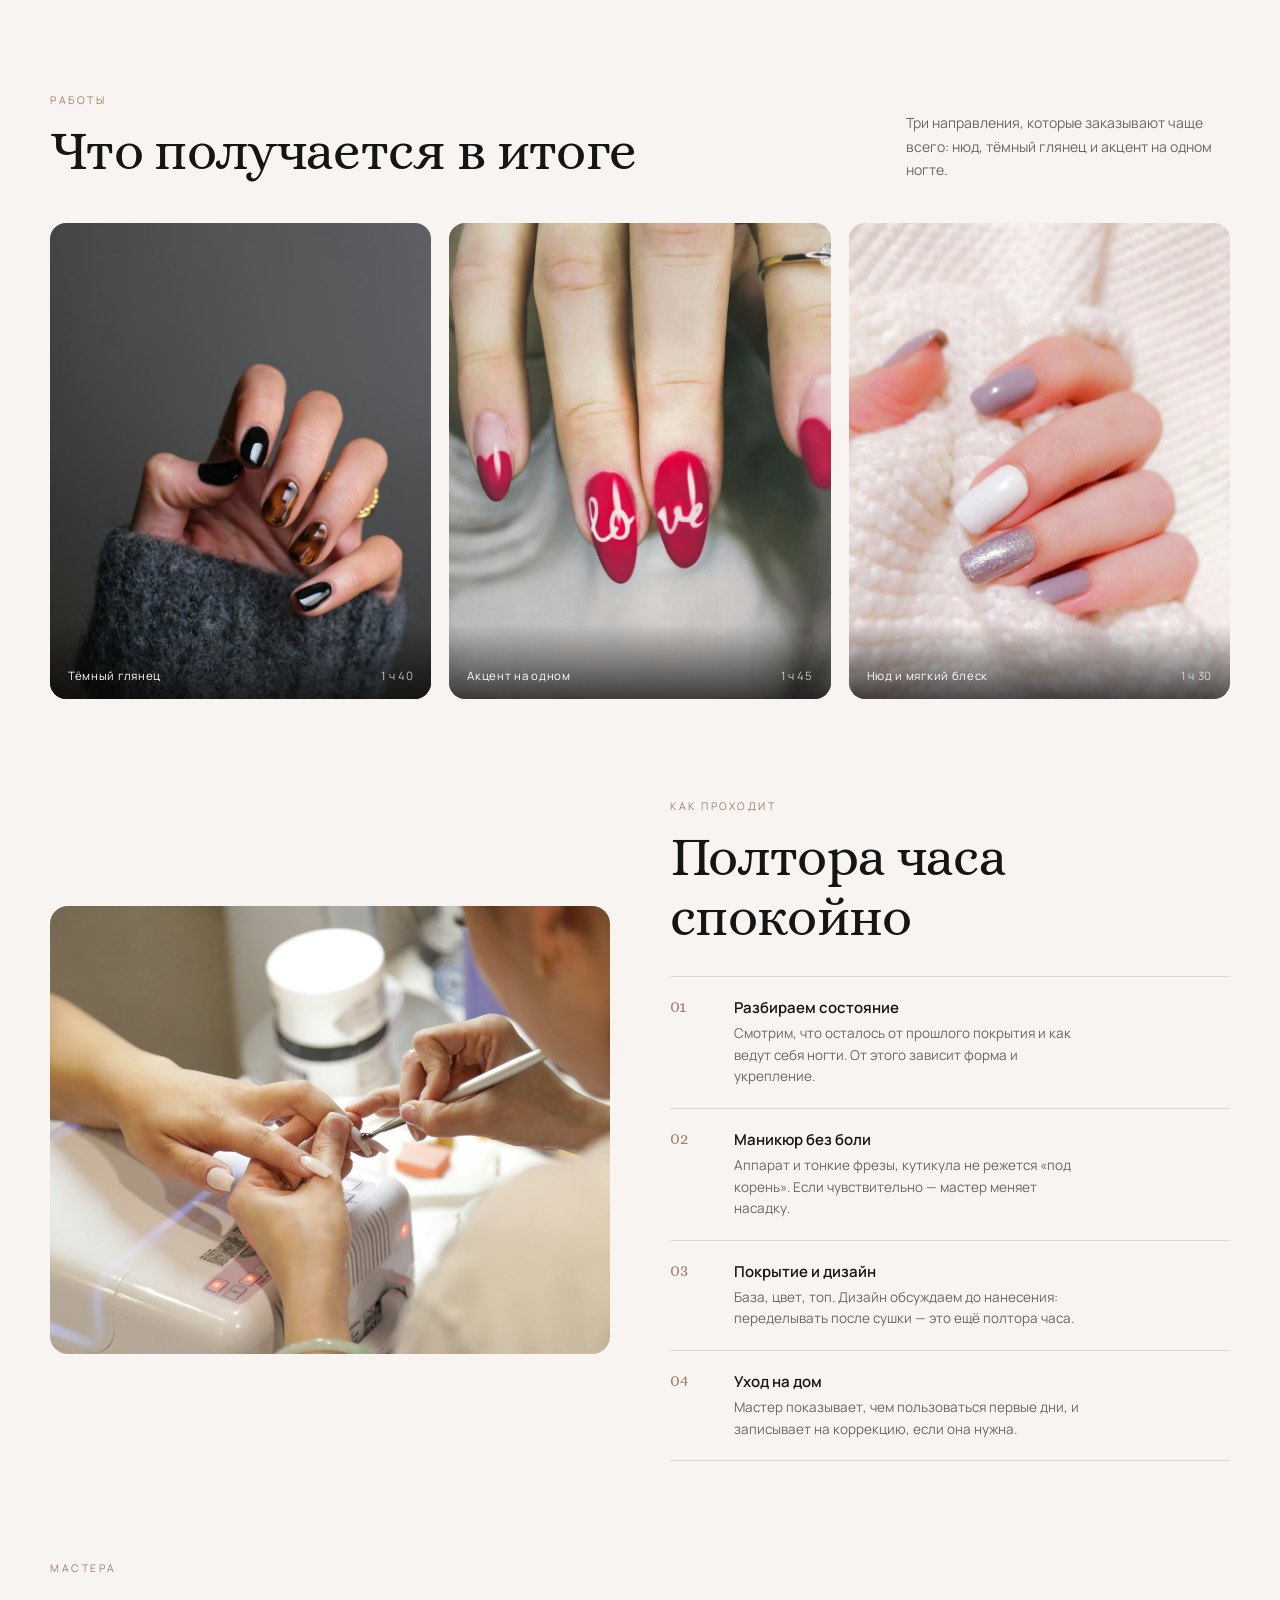
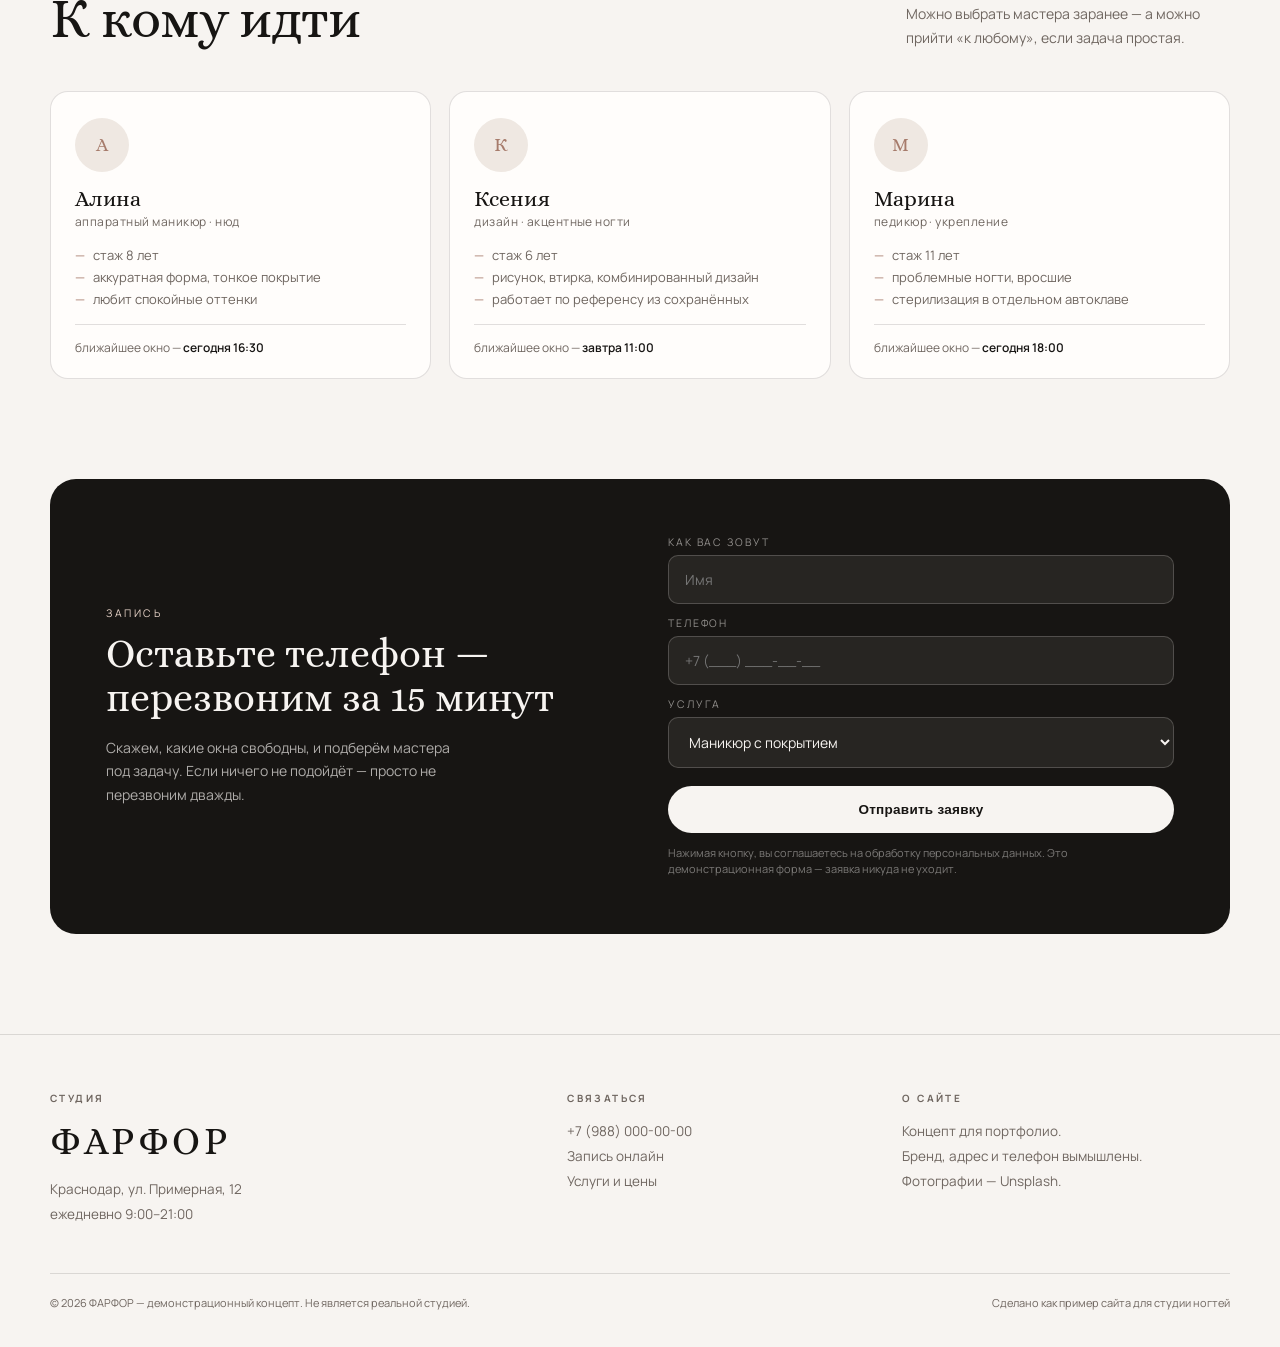
<file: concepts/farfor/index.html>
<!DOCTYPE html>
<html lang="ru">
<head>
<meta charset="utf-8">
<meta name="viewport" content="width=device-width, initial-scale=1">
<meta name="robots" content="noindex, nofollow">
<title>ФАРФОР — студия ногтевого сервиса в Краснодаре (концепт)</title>
<meta name="description" content="Концепт сайта для студии ногтей: услуги с ценами, работы, мастера и запись. Бренд вымышлен.">
<meta property="og:title" content="ФАРФОР — студия ногтевого сервиса (концепт)">
<meta property="og:description" content="Концепт сайта для студии ногтей. Бренд вымышлен.">
<meta property="og:image" content="img/hero.jpg">
<link rel="icon" href="data:image/svg+xml,<svg xmlns='http://www.w3.org/2000/svg' viewBox='0 0 100 100'><rect width='100' height='100' rx='18' fill='%23f7f4f1'/><text x='50' y='68' font-family='Georgia,serif' font-size='52' fill='%23171513' text-anchor='middle'>Ф</text></svg>">
<link rel="stylesheet" href="fonts/fonts.css">
<style>
  :root{
    --paper:#f7f4f1; --paper-2:#efe8e2; --card:#fffdfb;
    --ink:#171513; --muted:#6f6660; --clay:#a67b6b; --clay-soft:#e7d3c8;
    --line:rgba(23,21,19,.13); --serif:"Alice",Georgia,"Times New Roman",serif;
    --sans:"Manrope","Segoe UI",Roboto,Arial,sans-serif;
    --wrap:min(1180px,100% - 48px);
  }
  *{margin:0;padding:0;box-sizing:border-box}
  html{scroll-behavior:smooth}
  body{background:var(--paper);color:var(--ink);font-family:var(--sans);
       -webkit-font-smoothing:antialiased;overflow-x:hidden}
  img{display:block;max-width:100%;height:auto}
  a{color:inherit;text-decoration:none}
  .wrap{width:var(--wrap);margin-inline:auto}
  .btn{display:inline-flex;align-items:center;justify-content:center;gap:10px;
       padding:15px 28px;border-radius:999px;font-size:13.5px;font-weight:600;
       letter-spacing:.02em;border:1px solid transparent;cursor:pointer;
       transition:transform .25s,background .25s,color .25s,border-color .25s}
  .btn:hover{transform:translateY(-2px)}
  .btn-ink{background:var(--ink);color:var(--paper)}
  .btn-ink:hover{background:#000}
  .btn-line{border-color:rgba(23,21,19,.28);color:var(--ink)}
  .btn-line:hover{border-color:var(--ink);background:var(--ink);color:var(--paper)}

  /* ---------- header ---------- */
  .hdr{position:sticky;top:0;z-index:50;background:rgba(247,244,241,.88);
       backdrop-filter:blur(14px);border-bottom:1px solid var(--line)}
  .hdr-in{display:flex;align-items:center;gap:30px;height:78px}
  .logo{display:flex;flex-direction:column;line-height:1}
  .logo b{font-family:var(--serif);font-size:24px;letter-spacing:.18em;font-weight:400}
  .logo span{font-size:8.5px;letter-spacing:.3em;text-transform:uppercase;
             color:var(--muted);margin-top:6px}
  .nav{display:flex;gap:28px;margin-left:auto;font-size:13px}
  .nav a{position:relative;padding:6px 0;color:var(--muted);transition:color .2s}
  .nav a:hover{color:var(--ink)}
  .nav a::after{content:"";position:absolute;left:0;right:0;bottom:0;height:1px;
                background:var(--ink);transform:scaleX(0);transform-origin:left;transition:transform .3s}
  .nav a:hover::after{transform:scaleX(1)}
  .hdr-right{display:flex;align-items:center;gap:18px}
  .phone{font-size:13.5px;font-weight:600;white-space:nowrap}
  .burger{display:none;width:44px;height:44px;border:1px solid var(--line);
          border-radius:12px;background:var(--card);cursor:pointer}
  .burger i{display:block;width:18px;height:1.5px;background:var(--ink);margin:0 auto;
            position:relative;transition:.25s}
  .burger i::before,.burger i::after{content:"";position:absolute;left:0;width:18px;height:1.5px;
            background:var(--ink);transition:.25s}
  .burger i::before{top:-6px}
  .burger i::after{top:6px}

  /* ---------- hero ---------- */
  .hero{padding:60px 0 0}
  .hero-in{display:grid;grid-template-columns:1.02fr .98fr;gap:60px;align-items:center}
  .eyebrow{display:flex;align-items:center;gap:12px;font-size:10.5px;letter-spacing:.24em;
           text-transform:uppercase;color:var(--muted)}
  .eyebrow i{width:36px;height:1px;background:var(--clay)}
  .hero h1{margin-top:24px;font-family:var(--serif);font-weight:400;
           font-size:clamp(46px,6.5vw,86px);line-height:1.05;letter-spacing:-.012em}
  .hero h1 b{font-weight:400;background:var(--ink);color:var(--paper);display:inline-block;
             padding:2px 18px 12px;margin-bottom:4px}
  .lead{margin-top:24px;font-size:15.5px;line-height:1.65;color:var(--muted);max-width:44ch}
  .cta{display:flex;gap:12px;flex-wrap:wrap;margin-top:32px}
  .meta{display:flex;gap:38px;flex-wrap:wrap;margin-top:38px;padding-top:24px;
        border-top:1px solid var(--line);list-style:none}
  .meta li{font-size:11.5px;color:var(--muted);letter-spacing:.04em}
  .meta b{display:block;font-family:var(--serif);font-size:22px;color:var(--ink);
          font-weight:400;margin-bottom:4px;letter-spacing:0}
  .hero-img{position:relative}
  .hero-img img{width:100%;aspect-ratio:4/4.7;object-fit:cover;border-radius:18px}
  .hero-img .badge{position:absolute;left:16px;bottom:16px;padding:7px 14px;border-radius:999px;
        background:rgba(23,21,19,.72);color:#f7f4f1;font-size:9.5px;letter-spacing:.22em;
        text-transform:uppercase;backdrop-filter:blur(6px)}
  .slot{position:absolute;right:-14px;top:28px;background:var(--card);border:1px solid var(--line);
        padding:16px 18px;border-radius:14px;box-shadow:0 16px 34px rgba(23,21,19,.1);
        font-size:11.5px;color:var(--muted);line-height:1.45}
  .slot b{display:block;font-size:14.5px;color:var(--ink);margin-top:3px}
  .slot s{color:var(--clay);text-decoration:none}

  /* ---------- popular ---------- */
  .quick{margin-top:60px;border-top:1px solid var(--line);border-bottom:1px solid var(--line);
         background:var(--paper-2)}
  .quick-in{display:grid;grid-template-columns:.85fr 1fr 1fr 1fr;align-items:stretch}
  .quick-label{display:flex;align-items:center;padding:18px 24px 18px 0;
               font-size:10px;letter-spacing:.22em;text-transform:uppercase;color:var(--muted)}
  .quick-item{display:flex;flex-direction:column;justify-content:center;gap:3px;
              padding:18px 24px;border-left:1px solid var(--line);transition:background .25s}
  .quick-item:hover{background:rgba(255,253,251,.65)}
  .quick-item span{font-size:13px;color:var(--muted);line-height:1.35}
  .quick-item b{font-family:var(--serif);font-size:21px;font-weight:400;line-height:1.15}
  .quick-item i{font-style:normal;font-size:10.5px;letter-spacing:.04em;color:var(--muted)}

  .sec{padding:100px 0 0}
  #services,#works,#masters,#booking{scroll-margin-top:90px}
  .sec-head{display:flex;justify-content:space-between;align-items:flex-end;gap:40px;
            flex-wrap:wrap;margin-bottom:42px}
  .kicker{font-size:10.5px;letter-spacing:.24em;text-transform:uppercase;color:var(--clay)}
  .h2{margin-top:14px;font-family:var(--serif);font-weight:400;font-size:clamp(34px,4.3vw,56px);
      line-height:1.08;letter-spacing:-.012em}
  .sub{max-width:36ch;color:var(--muted);font-size:14px;line-height:1.65}

  /* ---------- services ---------- */
  .prices{display:grid;grid-template-columns:1fr 1fr;gap:0 56px}
  .price-row{display:flex;align-items:baseline;gap:14px;padding:20px 0;
             border-top:1px solid var(--line);cursor:default}
  .price-row:last-child{border-bottom:1px solid var(--line)}
  .price-row h3{font-size:15px;font-weight:600;letter-spacing:-.01em;white-space:nowrap}
  .price-row .dots{flex:1;border-bottom:1px dotted rgba(23,21,19,.28);transform:translateY(-4px)}
  .price-row .time{font-size:11.5px;color:var(--muted);white-space:nowrap}
  .price-row .sum{font-family:var(--serif);font-size:18px;white-space:nowrap;min-width:88px;
                  text-align:right}
  .price-row:hover h3{color:var(--clay)}
  .price-note{margin-top:22px;font-size:12.5px;color:var(--muted);line-height:1.6;max-width:60ch}

  /* ---------- works ---------- */
  .works{display:grid;grid-template-columns:repeat(3,1fr);gap:18px}
  .work{position:relative;border-radius:16px;overflow:hidden;background:var(--paper-2)}
  .work img{width:100%;aspect-ratio:4/5;object-fit:cover;transition:transform .9s cubic-bezier(.16,1,.3,1)}
  .work:hover img{transform:scale(1.04)}
  .work-cap{position:absolute;left:0;right:0;bottom:0;padding:44px 18px 16px;
            background:linear-gradient(180deg,transparent,rgba(10,9,8,.72));
            color:#fff;font-size:11.5px;letter-spacing:.06em;display:flex;
            justify-content:space-between;gap:10px}
  .work-cap span{opacity:.7}

  /* ---------- process ---------- */
  .proc{display:grid;grid-template-columns:1fr 1fr;gap:60px;align-items:center}
  .proc-img img{width:100%;aspect-ratio:5/4;object-fit:cover;border-radius:18px}
  .steps{list-style:none;margin-top:30px}
  .step{display:grid;grid-template-columns:46px 1fr;gap:18px;padding:20px 0;
        border-top:1px solid var(--line)}
  .step:last-child{border-bottom:1px solid var(--line)}
  .step b{font-family:var(--serif);font-size:17px;font-weight:400;color:var(--clay)}
  .step h4{font-size:15px;font-weight:600;margin-bottom:5px}
  .step p{font-size:13.5px;line-height:1.6;color:var(--muted);max-width:44ch}

  /* ---------- masters ---------- */
  .masters{display:grid;grid-template-columns:repeat(3,1fr);gap:18px}
  .master{background:var(--card);border:1px solid var(--line);border-radius:18px;
          padding:26px 24px 22px;display:flex;flex-direction:column;gap:14px;
          transition:transform .3s,box-shadow .3s}
  .master:hover{transform:translateY(-3px);box-shadow:0 20px 36px rgba(23,21,19,.07)}
  .mono{width:54px;height:54px;border-radius:50%;display:grid;place-items:center;
        background:var(--paper-2);font-family:var(--serif);font-size:19px;color:var(--clay)}
  .master h3{font-family:var(--serif);font-size:22px;font-weight:400}
  .master .role{font-size:12px;letter-spacing:.04em;color:var(--muted);margin-top:2px}
  .master ul{list-style:none;font-size:13px;color:var(--muted);line-height:1.7}
  .master ul li::before{content:"—";margin-right:8px;color:var(--clay)}
  .master .free{margin-top:auto;padding-top:14px;border-top:1px solid var(--line);
                font-size:12px;color:var(--muted)}
  .master .free b{color:var(--ink);font-weight:600}

  /* ---------- booking ---------- */
  .book{margin-top:100px;background:var(--ink);color:var(--paper);
        border-radius:26px;padding:56px;display:grid;grid-template-columns:1fr 1fr;
        gap:56px;align-items:center}
  .book .kicker{color:var(--clay-soft)}
  .book h2{font-family:var(--serif);font-weight:400;font-size:clamp(28px,3.4vw,40px);
           line-height:1.1;margin-top:12px}
  .book p{margin-top:16px;font-size:14px;line-height:1.7;color:rgba(247,244,241,.68);max-width:40ch}
  .form{display:grid;gap:12px}
  .field{display:grid;gap:6px}
  .field label{font-size:10.5px;letter-spacing:.18em;text-transform:uppercase;
               color:rgba(247,244,241,.55)}
  .field input,.field select{width:100%;padding:14px 16px;border-radius:10px;
        background:rgba(247,244,241,.07);border:1px solid rgba(247,244,241,.2);
        color:var(--paper);font:inherit;font-size:14px;outline:none;transition:border-color .2s}
  .field input:focus,.field select:focus{border-color:var(--clay-soft)}
  .field select option{background:#171513}
  .form .btn{background:var(--paper);color:var(--ink);margin-top:6px}
  .form .btn:hover{background:var(--clay-soft)}
  .form small{font-size:11px;color:rgba(247,244,241,.45);line-height:1.5}

  /* ---------- footer ---------- */
  .foot{margin-top:100px;border-top:1px solid var(--line);padding:56px 0 36px}
  .foot-in{display:grid;grid-template-columns:1.3fr .8fr .9fr;gap:44px}
  .foot h4{font-size:10px;letter-spacing:.24em;text-transform:uppercase;color:var(--muted);
           margin-bottom:14px}
  .foot .big{font-family:var(--serif);font-size:clamp(28px,3vw,42px);letter-spacing:.1em}
  .foot p,.foot a.line{font-size:13.5px;line-height:1.85;color:var(--muted)}
  .foot a.line:hover{color:var(--ink)}
  .foot-bottom{margin-top:46px;padding-top:20px;border-top:1px solid var(--line);
       display:flex;justify-content:space-between;gap:20px;flex-wrap:wrap;
       font-size:11px;color:var(--muted);line-height:1.6}

  .toast{position:fixed;left:50%;bottom:26px;transform:translate(-50%,20px);opacity:0;
         background:var(--ink);color:var(--paper);padding:13px 22px;border-radius:999px;
         font-size:12.5px;pointer-events:none;transition:.3s;z-index:60;max-width:92vw;text-align:center}
  .toast.show{opacity:1;transform:translate(-50%,0)}

  @media (max-width:1024px){
    .hero-in{grid-template-columns:1fr;gap:38px}
    .hero-img img{aspect-ratio:16/11}
    .slot{right:14px;top:14px}
    .prices{grid-template-columns:1fr;gap:0}
    .proc{grid-template-columns:1fr;gap:36px}
    .proc-img img{aspect-ratio:16/10}
    .book{grid-template-columns:1fr;gap:36px;padding:42px}
    .masters{grid-template-columns:1fr 1fr}
    .foot-in{grid-template-columns:1fr 1fr}
  }
  @media (max-width:820px){
    .nav,.phone{display:none}
    .burger{display:block;margin-left:auto}
    .hero{padding-top:36px}
    .sec{padding-top:72px}
    .quick-in{grid-template-columns:1fr 1fr}
    .quick-label{grid-column:1 / -1;padding:14px 0 6px}
    .quick-item{padding:14px 18px}
    .quick-item:nth-child(2){border-left:0;padding-left:0}
    .quick-item:nth-child(4){border-top:1px solid var(--line);border-left:0;padding-left:0}
    .works{grid-template-columns:1fr 1fr}
    .works .work:last-child{display:none}
    .nav.open{display:flex;position:absolute;left:0;right:0;top:78px;flex-direction:column;
              gap:0;background:var(--paper);border-bottom:1px solid var(--line);padding:8px 24px 18px}
    .nav.open a{padding:13px 0;border-bottom:1px solid var(--line);color:var(--ink);font-size:15px}
    .nav.open a:last-child{border-bottom:0}
  }
  @media (max-width:560px){
    :root{--wrap:min(1180px,100% - 32px)}
    .hero h1{font-size:clamp(36px,10vw,52px)}
    .meta{gap:24px}
    .quick-in{grid-template-columns:1fr}
    .quick-item{border-left:0;border-top:1px solid var(--line);padding:13px 0}
    .quick-item:nth-child(2){border-top:0}
    .masters{grid-template-columns:1fr}
    .book{padding:30px 22px;border-radius:20px}
    .foot-in{grid-template-columns:1fr}
    .foot-bottom{flex-direction:column;gap:8px}
    .price-row .time{display:none}
  }
  @media (prefers-reduced-motion:reduce){
    html{scroll-behavior:auto}
  }
</style>
</head>
<body>

<header class="hdr">
  <div class="wrap hdr-in">
    <a class="logo" href="#top"><b>ФАРФОР</b><span>студия ногтей</span></a>
    <nav class="nav" id="nav">
      <a href="#services">Услуги</a>
      <a href="#works">Работы</a>
      <a href="#masters">Мастера</a>
      <a href="#booking">Запись</a>
    </nav>
    <div class="hdr-right">
      <a class="phone" href="tel:+79880000000">+7 (988) 000-00-00</a>
      <button class="burger" id="burger" type="button" aria-label="Меню"><i></i></button>
    </div>
  </div>
</header>

<section class="hero" id="top">
  <div class="wrap hero-in">
    <div>
      <div class="eyebrow"><i></i>Краснодар · ежедневно 9:00–21:00</div>
      <h1><b>Маникюр</b><br>без спешки</h1>
      <p class="lead">Один мастер, один гость, полтора часа. Двух человек на одно время не ставим, поэтому ждать в коридоре не придётся.</p>
      <div class="cta">
        <a class="btn btn-ink" href="#booking">Записаться</a>
        <a class="btn btn-line" href="#services">Цены</a>
      </div>
      <ul class="meta">
        <li><b>9:00–21:00</b>без выходных</li>
        <li><b>1 ч 30</b>средняя запись</li>
        <li><b>3</b>мастера в смене</li>
      </ul>
    </div>
    <div class="hero-img">
      <img src="img/hero.jpg" alt="Ухоженные ногти натурального оттенка" width="1100" height="1300">
      <span class="badge">концепт</span>
      <div class="slot">ближайшее окно<b>сегодня, 16:30</b><s>маникюр с покрытием</s></div>
    </div>
  </div>
</section>

<section class="quick" aria-label="Популярные услуги">
  <div class="wrap quick-in">
    <span class="quick-label">чаще всего берут</span>
    <a class="quick-item" href="#services"><span>Маникюр с покрытием</span><b>2 400 ₽</b><i>1 ч 30</i></a>
    <a class="quick-item" href="#services"><span>Педикюр с покрытием</span><b>3 200 ₽</b><i>2 ч</i></a>
    <a class="quick-item" href="#services"><span>Наращивание</span><b>4 500 ₽</b><i>2 ч 30</i></a>
  </div>
</section>

<section class="sec" id="services">
  <div class="wrap">
    <div class="sec-head">
      <div>
        <div class="kicker">Услуги</div>
        <h2 class="h2">Цены сразу, без «уточним в личке»</h2>
      </div>
      <p class="sub">Прайс открыт: человек видит стоимость и длительность до записи, а не после переписки в мессенджере.</p>
    </div>

    <div class="prices">
      <div class="price-row"><h3>Маникюр с покрытием</h3><span class="dots"></span>
        <span class="time">1 ч 30</span><span class="sum">2 400 ₽</span></div>
      <div class="price-row"><h3>Аппаратный маникюр</h3><span class="dots"></span>
        <span class="time">1 ч</span><span class="sum">1 600 ₽</span></div>
      <div class="price-row"><h3>Педикюр с покрытием</h3><span class="dots"></span>
        <span class="time">2 ч</span><span class="sum">3 200 ₽</span></div>
      <div class="price-row"><h3>Укрепление гелем</h3><span class="dots"></span>
        <span class="time">40 мин</span><span class="sum">1 800 ₽</span></div>
      <div class="price-row"><h3>Наращивание</h3><span class="dots"></span>
        <span class="time">2 ч 30</span><span class="sum">4 500 ₽</span></div>
      <div class="price-row"><h3>Дизайн, за ноготь</h3><span class="dots"></span>
        <span class="time">—</span><span class="sum">150 ₽</span></div>
      <div class="price-row"><h3>Снятие покрытия</h3><span class="dots"></span>
        <span class="time">30 мин</span><span class="sum">500 ₽</span></div>
      <div class="price-row"><h3>Уход за кутикулой</h3><span class="dots"></span>
        <span class="time">20 мин</span><span class="sum">600 ₽</span></div>
    </div>
    <p class="price-note">Снятие чужого покрытия — 700 ₽. Если ногти после прошлого салона в плохом состоянии, мастер скажет об этом до начала работы, а не в процессе.</p>
  </div>
</section>

<section class="sec" id="works">
  <div class="wrap">
    <div class="sec-head">
      <div>
        <div class="kicker">Работы</div>
        <h2 class="h2">Что получается в итоге</h2>
      </div>
      <p class="sub">Три направления, которые заказывают чаще всего: нюд, тёмный глянец и акцент на одном ногте.</p>
    </div>
    <div class="works">
      <div class="work">
        <img src="img/work-1.jpg" alt="Тёмный глянцевый маникюр" loading="lazy">
        <div class="work-cap">Тёмный глянец <span>1 ч 40</span></div>
      </div>
      <div class="work">
        <img src="img/work-2.jpg" alt="Маникюр с акцентным ногтем" loading="lazy">
        <div class="work-cap">Акцент на одном <span>1 ч 45</span></div>
      </div>
      <div class="work">
        <img src="img/work-3.jpg" alt="Нюдовый маникюр" loading="lazy">
        <div class="work-cap">Нюд и мягкий блеск <span>1 ч 30</span></div>
      </div>
    </div>
  </div>
</section>

<section class="sec">
  <div class="wrap proc">
    <div class="proc-img">
      <img src="img/process.jpg" alt="Мастер обрабатывает ногти аппаратом" loading="lazy">
    </div>
    <div>
      <div class="kicker">Как проходит</div>
      <h2 class="h2">Полтора часа спокойно</h2>
      <ol class="steps">
        <li class="step"><b>01</b><div><h4>Разбираем состояние</h4>
          <p>Смотрим, что осталось от прошлого покрытия и как ведут себя ногти. От этого зависит форма и укрепление.</p></div></li>
        <li class="step"><b>02</b><div><h4>Маникюр без боли</h4>
          <p>Аппарат и тонкие фрезы, кутикула не режется «под корень». Если чувствительно — мастер меняет насадку.</p></div></li>
        <li class="step"><b>03</b><div><h4>Покрытие и дизайн</h4>
          <p>База, цвет, топ. Дизайн обсуждаем до нанесения: переделывать после сушки — это ещё полтора часа.</p></div></li>
        <li class="step"><b>04</b><div><h4>Уход на дом</h4>
          <p>Мастер показывает, чем пользоваться первые дни, и записывает на коррекцию, если она нужна.</p></div></li>
      </ol>
    </div>
  </div>
</section>

<section class="sec" id="masters">
  <div class="wrap">
    <div class="sec-head">
      <div>
        <div class="kicker">Мастера</div>
        <h2 class="h2">К кому идти</h2>
      </div>
      <p class="sub">Можно выбрать мастера заранее — а можно прийти «к любому», если задача простая.</p>
    </div>
    <div class="masters">
      <article class="master">
        <div class="mono">А</div>
        <div><h3>Алина</h3><div class="role">аппаратный маникюр · нюд</div></div>
        <ul><li>стаж 8 лет</li><li>аккуратная форма, тонкое покрытие</li><li>любит спокойные оттенки</li></ul>
        <div class="free">ближайшее окно — <b>сегодня 16:30</b></div>
      </article>
      <article class="master">
        <div class="mono">К</div>
        <div><h3>Ксения</h3><div class="role">дизайн · акцентные ногти</div></div>
        <ul><li>стаж 6 лет</li><li>рисунок, втирка, комбинированный дизайн</li><li>работает по референсу из сохранённых</li></ul>
        <div class="free">ближайшее окно — <b>завтра 11:00</b></div>
      </article>
      <article class="master">
        <div class="mono">М</div>
        <div><h3>Марина</h3><div class="role">педикюр · укрепление</div></div>
        <ul><li>стаж 11 лет</li><li>проблемные ногти, вросшие</li><li>стерилизация в отдельном автоклаве</li></ul>
        <div class="free">ближайшее окно — <b>сегодня 18:00</b></div>
      </article>
    </div>
  </div>
</section>

<section class="wrap">
  <div class="book" id="booking">
    <div>
      <div class="kicker">Запись</div>
      <h2>Оставьте телефон —<br>перезвоним за 15 минут</h2>
      <p>Скажем, какие окна свободны, и подберём мастера под задачу. Если ничего не подойдёт — просто не перезвоним дважды.</p>
    </div>
    <form class="form" id="form" novalidate>
      <div class="field">
        <label for="name">Как вас зовут</label>
        <input id="name" name="name" type="text" placeholder="Имя" autocomplete="name">
      </div>
      <div class="field">
        <label for="tel">Телефон</label>
        <input id="tel" name="tel" type="tel" placeholder="+7 (___) ___-__-__" autocomplete="tel">
      </div>
      <div class="field">
        <label for="service">Услуга</label>
        <select id="service" name="service">
          <option>Маникюр с покрытием</option>
          <option>Аппаратный маникюр</option>
          <option>Педикюр с покрытием</option>
          <option>Наращивание</option>
          <option>Не знаю — подскажите</option>
        </select>
      </div>
      <button class="btn" type="submit">Отправить заявку</button>
      <small>Нажимая кнопку, вы соглашаетесь на обработку персональных данных. Это демонстрационная форма — заявка никуда не уходит.</small>
    </form>
  </div>
</section>

<footer class="foot" id="contacts">
  <div class="wrap">
    <div class="foot-in">
      <div>
        <h4>Студия</h4>
        <div class="big">ФАРФОР</div>
        <p style="margin-top:14px">Краснодар, ул. Примерная, 12<br>ежедневно 9:00–21:00</p>
      </div>
      <div>
        <h4>Связаться</h4>
        <p><a class="line" href="tel:+79880000000">+7 (988) 000-00-00</a><br>
           <a class="line" href="#booking">Запись онлайн</a><br>
           <a class="line" href="#services">Услуги и цены</a></p>
      </div>
      <div>
        <h4>О сайте</h4>
        <p>Концепт для портфолио.<br>Бренд, адрес и телефон вымышлены.<br>Фотографии — Unsplash.</p>
      </div>
    </div>
    <div class="foot-bottom">
      <span>© 2026 ФАРФОР — демонстрационный концепт. Не является реальной студией.</span>
      <span>Сделано как пример сайта для студии ногтей</span>
    </div>
  </div>
</footer>

<div class="toast" id="toast">Заявка отправлена</div>

<script>
(function () {
  'use strict';

  var burger = document.getElementById('burger');
  var nav = document.getElementById('nav');
  burger.addEventListener('click', function () { nav.classList.toggle('open'); });
  nav.addEventListener('click', function (e) {
    if (e.target.tagName === 'A') nav.classList.remove('open');
  });

  var form = document.getElementById('form');
  var toast = document.getElementById('toast');
  var timer = null;

  function say(msg) {
    toast.textContent = msg;
    toast.classList.add('show');
    clearTimeout(timer);
    timer = setTimeout(function () { toast.classList.remove('show'); }, 2600);
  }

  form.addEventListener('submit', function (e) {
    e.preventDefault();
    var name = document.getElementById('name');
    var tel = document.getElementById('tel');
    if (!name.value.trim()) { name.focus(); say('Как вас зовут?'); return; }
    if (tel.value.replace(/\D/g, '').length < 10) { tel.focus(); say('Проверьте номер телефона'); return; }
    say('Это концепт: заявка не отправляется, звонка не будет');
    form.reset();
  });
})();
</script>
</body>
</html>
</file>
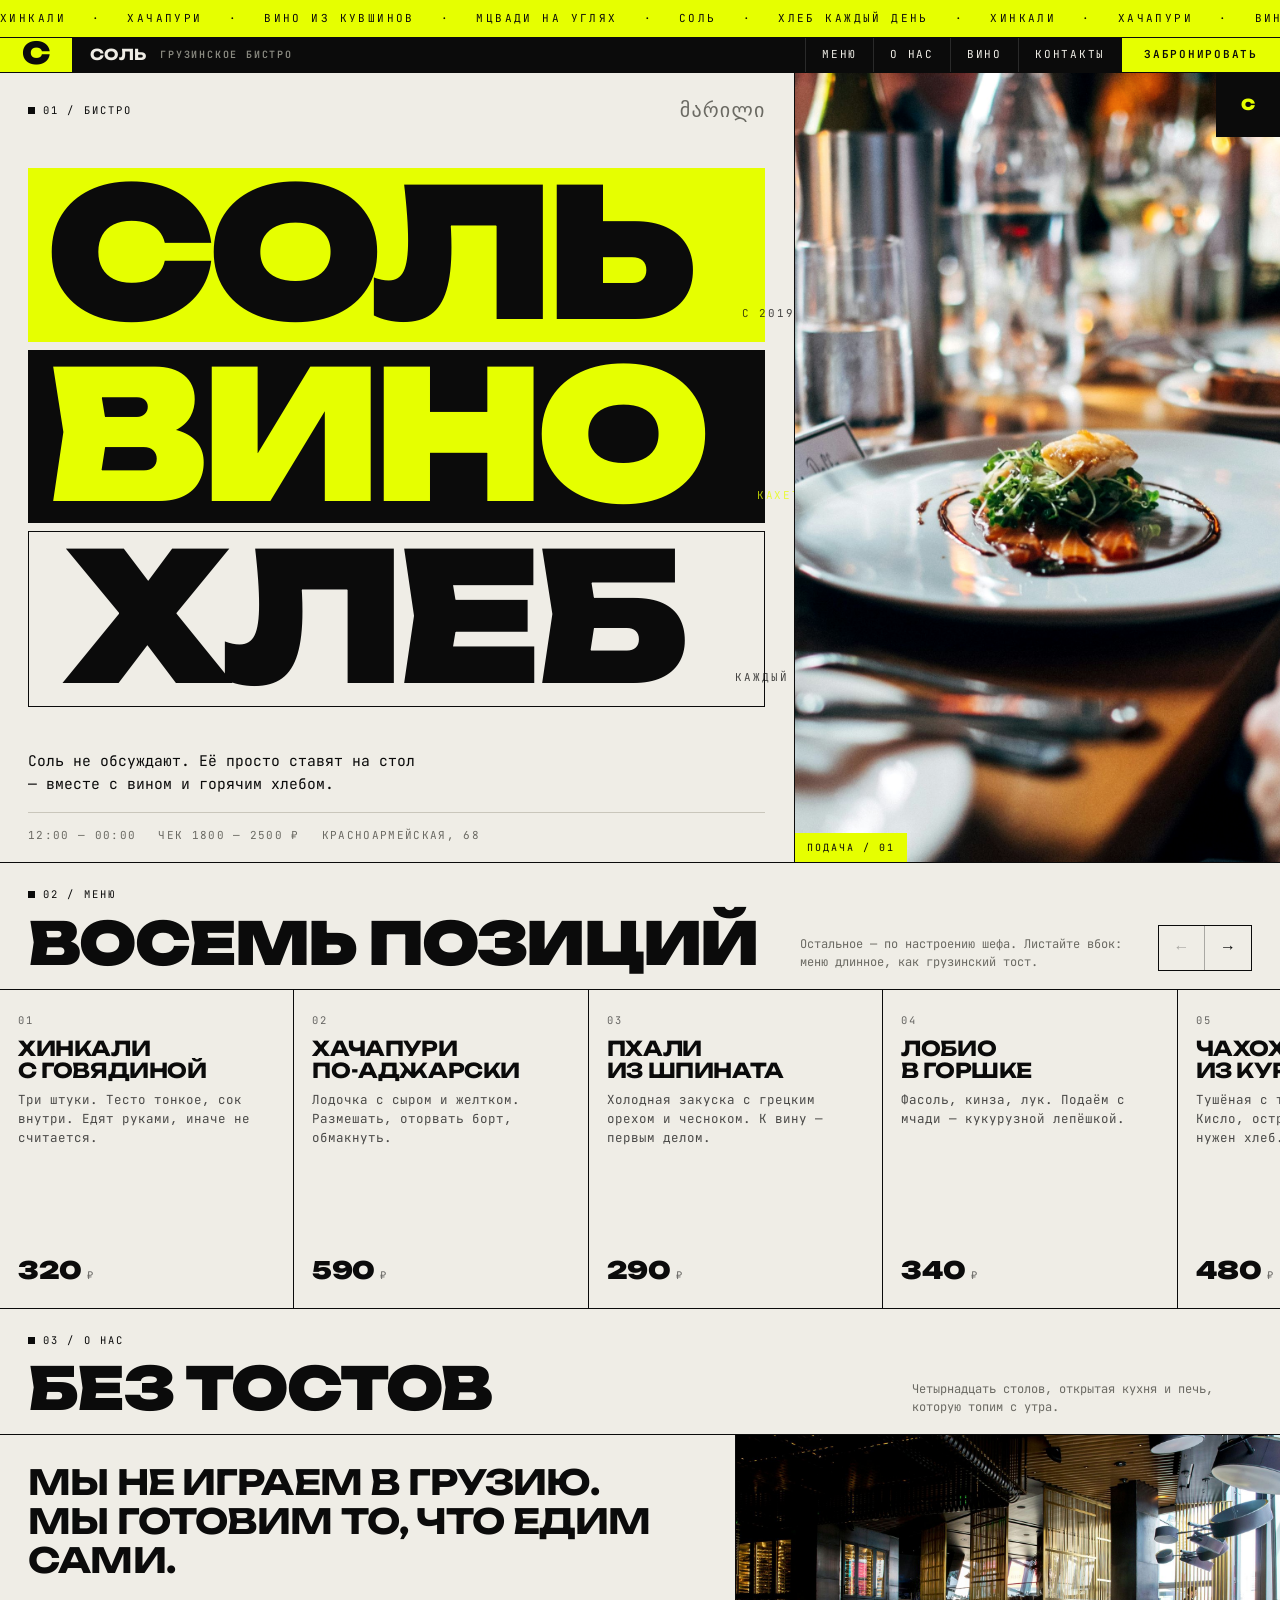
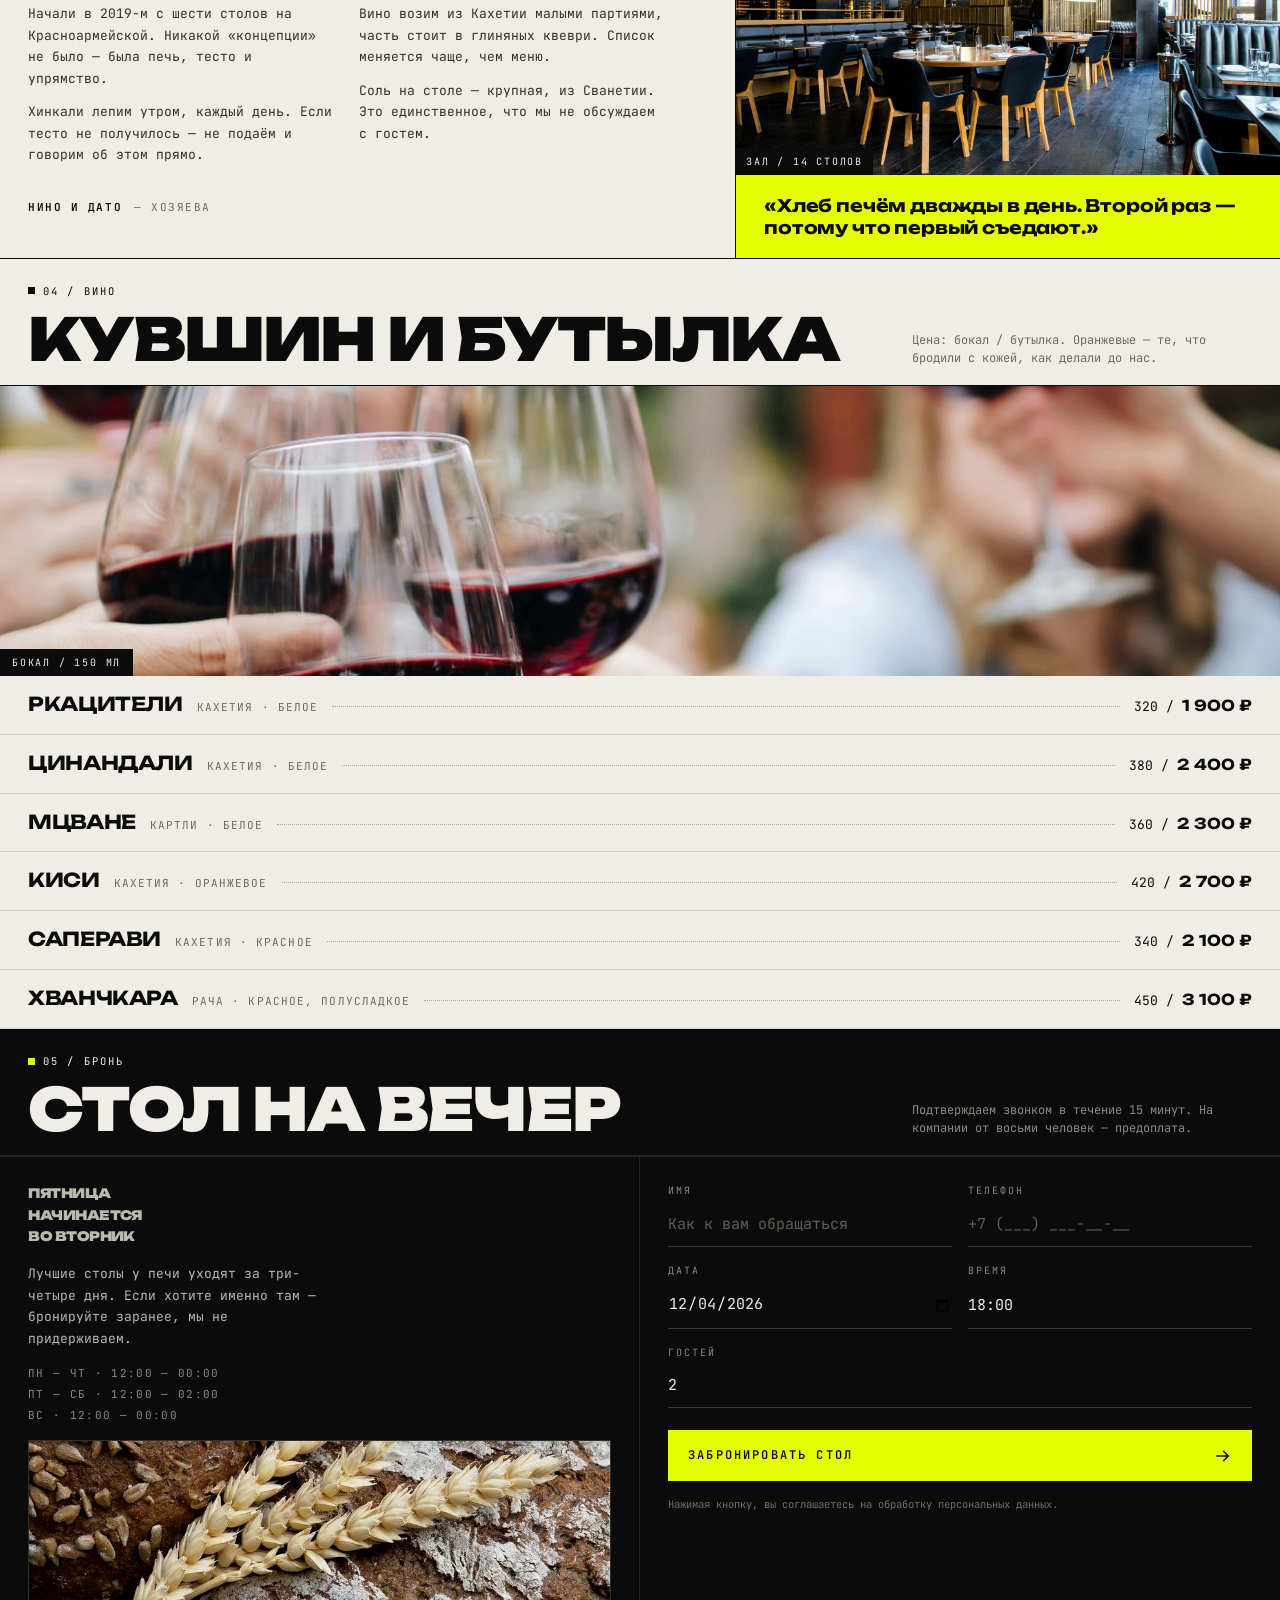
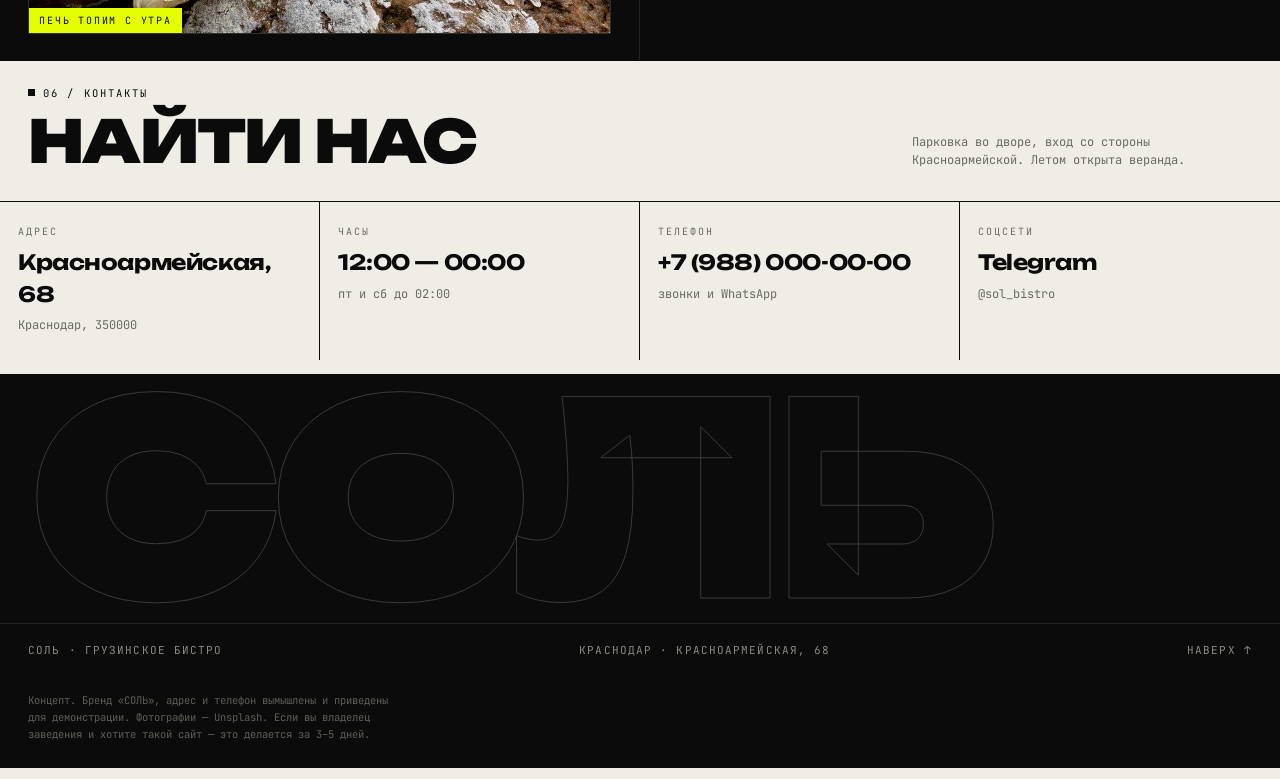
<file: concepts/salt/index.html>
<!DOCTYPE html>
<html lang="ru">
<head>
<meta charset="UTF-8">
<meta name="viewport" content="width=device-width, initial-scale=1.0">
<title>СОЛЬ — грузинское бистро в Краснодаре</title>
<meta name="description" content="СОЛЬ — грузинское бистро на Красноармейской, 68. Хинкали, хачапури, вино из глиняных кувшинов. Работаем с 12:00 до 00:00.">
<meta name="theme-color" content="#0b0b0b">
<meta name="robots" content="noindex, nofollow">
<meta property="og:title" content="СОЛЬ — грузинское бистро">
<meta property="og:description" content="Соль, вино и горячий хлеб. Грузинское бистро в Краснодаре.">
<meta property="og:type" content="website">
<meta property="og:image" content="img/hero.jpg">
<meta property="og:locale" content="ru_RU">
<link rel="icon" href="data:image/svg+xml,%3Csvg xmlns='http://www.w3.org/2000/svg' viewBox='0 0 64 64'%3E%3Crect width='64' height='64' fill='%23e6ff00'/%3E%3Ctext x='32' y='47' font-family='Arial Black,Arial,sans-serif' font-size='38' font-weight='900' fill='%230b0b0b' text-anchor='middle'%3E%D0%A1%3C/text%3E%3C/svg%3E">
<link rel="stylesheet" href="fonts/fonts.css">
<script type="application/ld+json">
{
  "@context": "https://schema.org",
  "@type": "Restaurant",
  "name": "СОЛЬ",
  "description": "Грузинское бистро: хинкали, хачапури, вино из глиняных кувшинов.",
  "servesCuisine": ["Грузинская"],
  "priceRange": "1800-2500 RUB",
  "telephone": "+7 988 000-00-00",
  "address": {
    "@type": "PostalAddress",
    "streetAddress": "ул. Красноармейская, 68",
    "addressLocality": "Краснодар",
    "addressCountry": "RU"
  },
  "openingHours": "Mo-Su 12:00-00:00"
}
</script>
<style>
  :root{
    --acid:#e6ff00;
    --ink:#0b0b0b;
    --ink-2:#1a1a1a;
    --paper:#efede6;
    --paper-2:#e3e0d6;
    --muted:#6b6a63;
    --line:#0b0b0b;
    --disp:"Unbounded","Arial Black",system-ui,sans-serif;
    --mono:"JetBrains Mono","Courier New",monospace;
    --pad:clamp(16px,2.2vw,32px);
  }

  *,*::before,*::after{box-sizing:border-box}
  html{scroll-behavior:smooth}
  body{
    margin:0;
    background:var(--paper);
    color:var(--ink);
    font-family:var(--mono);
    font-size:14px;
    line-height:1.55;
    overflow-x:hidden;
    -webkit-font-smoothing:antialiased;
  }
  img{display:block;max-width:100%}
  a{color:inherit;text-decoration:none}
  button{font:inherit;color:inherit;background:none;border:0;cursor:pointer}
  ::selection{background:var(--acid);color:var(--ink)}
  :focus-visible{outline:3px solid var(--acid);outline-offset:2px}
  .visually-hidden{position:absolute;width:1px;height:1px;overflow:hidden;clip:rect(0 0 0 0);white-space:nowrap}

  /* ============ общие блоки ============ */
  .wrap{padding-inline:var(--pad)}
  .label{
    font-size:10.5px;letter-spacing:.2em;text-transform:uppercase;
    display:inline-flex;align-items:center;gap:8px;
  }
  .label::before{content:"";width:7px;height:7px;background:var(--ink);display:block}
  .sec{border-bottom:1px solid var(--line)}
  .sec__head{
    display:flex;flex-wrap:wrap;align-items:flex-end;justify-content:space-between;
    gap:16px;padding:20px var(--pad) 18px;
  }
  .sec__title{
    font-family:var(--disp);font-weight:900;
    font-size:clamp(30px,4.6vw,64px);line-height:.95;letter-spacing:-.03em;
    margin:10px 0 0;text-transform:uppercase;
  }
  .sec__note{max-width:340px;font-size:12px;line-height:1.5;color:var(--muted);margin:0}

  /* ============ бегущая строка ============ */
  .ticker{
    background:var(--acid);border-bottom:1px solid var(--line);
    overflow:hidden;height:38px;display:flex;align-items:center;
  }
  .ticker__track{
    display:flex;flex:0 0 auto;white-space:nowrap;
    animation:tick 34s linear infinite;
  }
  .ticker:hover .ticker__track{animation-play-state:paused}
  .ticker span{
    font-size:11px;letter-spacing:.22em;text-transform:uppercase;
    padding-right:26px;
  }
  @keyframes tick{from{transform:translateX(0)}to{transform:translateX(-50%)}}

  /* ============ шапка ============ */
  .bar{
    position:sticky;top:0;z-index:60;
    display:grid;grid-template-columns:72px minmax(0,1fr) auto auto;
    align-items:stretch;
    background:var(--ink);color:var(--paper);
    border-bottom:1px solid var(--line);
  }
  .bar__mark{
    display:grid;place-items:center;
    background:var(--acid);color:var(--ink);
    font-family:var(--disp);font-weight:900;font-size:30px;line-height:1;
    padding-bottom:4px;
  }
  .bar__brand{
    display:flex;align-items:center;gap:14px;padding:0 18px;
    font-family:var(--disp);font-weight:700;font-size:15px;letter-spacing:.02em;
    text-transform:uppercase;
  }
  .bar__brand em{
    font-style:normal;font-family:var(--mono);font-size:10px;
    letter-spacing:.18em;color:#8b8b82;text-transform:uppercase;
  }
  .bar__nav{display:flex;align-items:stretch}
  .bar__nav a{
    display:flex;align-items:center;padding:0 16px;
    font-size:11px;letter-spacing:.16em;text-transform:uppercase;
    border-left:1px solid #2a2a2a;transition:background .15s,color .15s;
  }
  .bar__nav a:hover{background:var(--acid);color:var(--ink)}
  .bar__cta{
    display:flex;align-items:center;padding:0 22px;
    background:var(--acid);color:var(--ink);
    font-size:11px;font-weight:600;letter-spacing:.16em;text-transform:uppercase;
    border-left:1px solid var(--line);
  }
  .bar__cta:hover{background:var(--paper)}
  .burger{
    display:none;place-items:center;width:60px;border-left:1px solid #2a2a2a;
  }
  .burger span{display:block;width:22px;height:2px;background:var(--paper);position:relative}
  .burger span::before,.burger span::after{
    content:"";position:absolute;left:0;width:22px;height:2px;background:var(--paper);
  }
  .burger span::before{top:-7px}
  .burger span::after{top:7px}

  /* мобильное меню */
  .mnav{
    position:fixed;inset:72px 0 0;z-index:55;background:var(--ink);color:var(--paper);
    display:none;flex-direction:column;padding:24px var(--pad) 32px;overflow:auto;
  }
  .mnav.open{display:flex}
  .mnav > a{
    font-family:var(--disp);font-weight:900;font-size:10vw;line-height:1;
    text-transform:uppercase;letter-spacing:-.03em;padding:10px 0;
    border-bottom:1px solid #242424;
  }
  .mnav > a:hover{color:var(--acid)}
  .mnav__foot{margin-top:24px;display:grid;gap:6px;font-size:12px;color:#9a9a90;padding-top:24px;border-top:1px solid #242424}
  .mnav__foot a{
    font-family:var(--mono);font-size:13px;letter-spacing:.02em;
    text-transform:none;color:var(--acid);
  }
  .mnav__mark{
    margin-top:auto;font-family:var(--disp);font-weight:900;text-transform:uppercase;
    font-size:26vw;line-height:.8;letter-spacing:-.05em;
    color:transparent;-webkit-text-stroke:1px #33332f;
  }

  /* ============ hero ============ */
  .hero{
    display:grid;grid-template-columns:minmax(0,1fr) minmax(300px,38%);
    border-bottom:1px solid var(--line);
    min-height:calc(100svh - 110px);
  }
  .hero__copy{
    display:flex;flex-direction:column;justify-content:space-between;gap:26px;
    padding:22px var(--pad) 18px;
  }
  .hero__top{display:flex;justify-content:space-between;align-items:center;gap:12px}
  .georgian{
    font-family:Sylfaen,"DejaVu Sans",serif;
    font-size:clamp(14px,1.6vw,20px);letter-spacing:.06em;color:var(--muted);
  }
  .slabs{display:flex;flex-direction:column;gap:8px;margin:0}
  .slab{
    font-family:var(--disp);font-weight:900;
    font-size:clamp(58px,min(14vw,20.5vh),262px);
    line-height:.86;letter-spacing:-.045em;text-transform:uppercase;
    padding:.04em .1em .07em;
    white-space:nowrap;
    display:flex;align-items:baseline;justify-content:space-between;gap:.3em;
  }
  .slab i{
    font-style:normal;font-family:var(--mono);font-weight:400;
    font-size:clamp(8px,.85vw,11px);letter-spacing:.18em;text-transform:uppercase;
    opacity:.75;white-space:nowrap;transform:translateY(-.2em);
  }
  .slab--1{background:var(--acid);color:var(--ink)}
  .slab--2{background:var(--ink);color:var(--acid);padding-left:.1em}
  .slab--3{background:transparent;color:var(--ink);border:1px solid var(--ink);padding-left:.2em}
  .hero__bottom{display:grid;gap:16px}
  .hero__note{
    margin:0;max-width:44ch;font-size:clamp(13px,1.15vw,15px);line-height:1.6;
  }
  .hero__facts{
    display:flex;flex-wrap:wrap;gap:8px 22px;
    padding-top:14px;border-top:1px solid #c9c6bb;
    font-size:11px;letter-spacing:.12em;text-transform:uppercase;color:var(--muted);
  }
  .hero__media{position:relative;border-left:1px solid var(--line);min-height:100%}
  .hero__media img{width:100%;height:100%;object-fit:cover;filter:contrast(1.04) saturate(.94)}
  .hero__cap{
    position:absolute;left:0;bottom:0;background:var(--acid);color:var(--ink);
    padding:7px 12px;font-size:10px;letter-spacing:.2em;text-transform:uppercase;
  }
  .hero__badge{
    position:absolute;top:0;right:0;width:64px;height:64px;
    display:grid;place-items:center;background:var(--ink);color:var(--acid);
    font-family:var(--disp);font-weight:900;font-size:15px;
  }

  /* ============ меню-лента ============ */
  .ribbon{
    display:flex;overflow-x:auto;scroll-snap-type:x mandatory;
    border-top:1px solid var(--line);scrollbar-width:none;
  }
  .ribbon::-webkit-scrollbar{display:none}
  .dish{
    flex:0 0 clamp(238px,23vw,318px);scroll-snap-align:start;
    border-right:1px solid var(--line);
    padding:22px 18px 18px;display:flex;flex-direction:column;gap:10px;
    min-height:318px;transition:background .16s linear,color .16s linear;
  }
  .dish:hover,.dish:focus-within{background:var(--ink);color:var(--acid)}
  .dish__num{font-size:10.5px;letter-spacing:.2em;opacity:.6}
  .dish__name{
    font-family:var(--disp);font-weight:700;
    font-size:clamp(19px,1.6vw,23px);line-height:1.06;letter-spacing:-.02em;
    margin:0;text-transform:uppercase;
  }
  .dish__desc{margin:0;font-size:12.5px;line-height:1.5;opacity:.72;flex:1}
  .dish__price{font-family:var(--disp);font-weight:900;font-size:24px;letter-spacing:-.02em}
  .dish__price small{font-family:var(--mono);font-size:10.5px;font-weight:400;letter-spacing:.1em;opacity:.6}

  .arrows{display:flex;gap:0;border:1px solid var(--line)}
  .arrows button{
    width:46px;height:44px;display:grid;place-items:center;
    font-size:16px;border-right:1px solid var(--line);
    transition:background .15s,color .15s;
  }
  .arrows button:last-child{border-right:0}
  .arrows button:hover{background:var(--ink);color:var(--acid)}
  .arrows button:disabled{opacity:.3;cursor:default}

  /* ============ о нас ============ */
  .about{display:grid;grid-template-columns:1.15fr .85fr;gap:0;border-top:1px solid var(--line)}
  .about__text{padding:28px var(--pad) 32px;border-right:1px solid var(--line)}
  .about__lead{
    font-family:var(--disp);font-weight:700;
    font-size:clamp(21px,2.7vw,38px);line-height:1.12;letter-spacing:-.025em;
    margin:0 0 24px;max-width:20ch;text-transform:uppercase;
  }
  .about__cols{display:grid;grid-template-columns:1fr 1fr;gap:22px;max-width:640px}
  .about__cols p{margin:0 0 12px;font-size:13px;line-height:1.65;color:#31312d}
  .about__sign{
    margin-top:22px;display:flex;align-items:center;gap:12px;
    font-size:11px;letter-spacing:.14em;text-transform:uppercase;color:var(--muted);
  }
  .about__sign b{font-weight:600;color:var(--ink)}
  .about__media{display:grid;grid-template-rows:1fr auto;background:var(--ink)}
  .about__media figure{margin:0;position:relative;overflow:hidden}
  .about__media img{width:100%;height:100%;object-fit:cover}
  .about__media figcaption{
    position:absolute;left:0;bottom:0;background:var(--ink);color:var(--paper);
    padding:6px 10px;font-size:10px;letter-spacing:.18em;text-transform:uppercase;
  }
  .about__quote{
    background:var(--acid);color:var(--ink);padding:20px var(--pad);
    font-family:var(--disp);font-weight:700;font-size:clamp(15px,1.35vw,19px);
    line-height:1.25;letter-spacing:-.01em;
  }

  /* ============ вино ============ */
  .wine__band{margin:0;position:relative;overflow:hidden;border-top:1px solid var(--line)}
  .wine__band img{
    width:100%;height:clamp(150px,24vw,290px);object-fit:cover;object-position:center 50%;
    filter:contrast(1.05) saturate(.9);
  }
  .wine__band figcaption{
    position:absolute;left:0;bottom:0;background:var(--ink);color:var(--paper);
    padding:6px 12px;font-size:10px;letter-spacing:.18em;text-transform:uppercase;
  }
  .wine__band + .wine-list{border-top:0}
  .wine-list{list-style:none;margin:0;padding:0;border-top:1px solid var(--line)}
  .wine{
    display:flex;align-items:baseline;gap:14px;
    padding:14px var(--pad);border-bottom:1px solid #cfccc1;
    transition:background .15s;
  }
  .wine:hover{background:var(--acid)}
  .wine__name{font-family:var(--disp);font-weight:700;font-size:clamp(16px,1.5vw,20px);letter-spacing:-.02em;text-transform:uppercase}
  .wine__region{font-size:11px;letter-spacing:.1em;text-transform:uppercase;color:var(--muted);white-space:nowrap}
  .wine__lead{flex:1;border-bottom:1px dotted #a9a69b;transform:translateY(-4px)}
  .wine__price{font-size:13px;white-space:nowrap}
  .wine__price b{font-family:var(--disp);font-weight:700;font-size:15px}

  /* ============ бронь ============ */
  .book{background:var(--ink);color:var(--paper)}
  .book .sec__head{border-bottom:1px solid #242424}
  .book .sec__note{color:#8a8a80}
  .book .label::before{background:var(--acid)}
  .book__grid{display:grid;grid-template-columns:1fr 1fr;border-top:1px solid #242424}
  .book__intro{
    display:flex;flex-direction:column;gap:16px;
    padding:26px var(--pad) 26px;border-right:1px solid #242424;
  }
  .book__intro p{margin:0;font-size:13px;line-height:1.65;color:#b9b9ae;max-width:38ch}
  .book__photo{
    margin:auto 0 0;position:relative;overflow:hidden;border:1px solid #2f2f2b;
  }
  .book__photo img{
    width:100%;height:clamp(140px,15vw,230px);object-fit:cover;
    filter:grayscale(.2) contrast(1.08);
  }
  .book__photo figcaption{
    position:absolute;left:0;bottom:0;background:var(--acid);color:var(--ink);
    padding:5px 10px;font-size:10px;letter-spacing:.18em;text-transform:uppercase;
  }
  .book__big{
    font-family:var(--disp);font-weight:900;font-size:clamp(34px,5.6vw,78px);
    line-height:.92;letter-spacing:-.04em;color:var(--acid);margin:0 0 6px;
    text-transform:uppercase;
  }
  .book__hours{display:grid;gap:4px;font-size:11px;letter-spacing:.12em;text-transform:uppercase;color:#8a8a80}
  .book__form{padding:26px var(--pad) 32px;display:grid;gap:16px;align-content:start}
  .field{display:grid;gap:6px}
  .field label{font-size:10px;letter-spacing:.2em;text-transform:uppercase;color:#8a8a80}
  .field input,.field select,.field textarea{
    width:100%;background:transparent;border:0;border-bottom:1px solid #3a3a36;
    color:var(--paper);font:inherit;font-size:15px;padding:8px 0 10px;
    border-radius:0;appearance:none;
  }
  .field textarea{resize:vertical;min-height:56px}
  .field input:focus,.field select:focus,.field textarea:focus{
    outline:none;border-bottom-color:var(--acid);
  }
  .field input::placeholder{color:#5e5e57}
  .row2{display:grid;grid-template-columns:1fr 1fr;gap:16px}
  .submit{
    margin-top:6px;background:var(--acid);color:var(--ink);
    padding:16px 20px;font-size:12px;font-weight:600;letter-spacing:.18em;
    text-transform:uppercase;display:flex;justify-content:space-between;align-items:center;
    transition:background .15s;
  }
  .submit span{display:flex;align-items:center}
  .submit:hover{background:var(--paper)}
  .form-note{font-size:10.5px;color:#6f6f66;line-height:1.5;margin:0}
  .form-ok{
    display:none;border:1px solid var(--acid);color:var(--acid);
    padding:12px 14px;font-size:12px;line-height:1.5;
  }
  .form-ok.show{display:block}

  /* ============ контакты ============ */
  .contacts{display:grid;grid-template-columns:repeat(4,1fr);border-top:1px solid var(--line)}
  .contact-cell{padding:22px 18px 26px;border-right:1px solid var(--line)}
  .contact-cell:last-child{border-right:0}
  .contact-cell dt{font-size:10px;letter-spacing:.2em;text-transform:uppercase;color:var(--muted);margin-bottom:8px}
  .contact-cell dd{margin:0;font-size:14px;line-height:1.5}
  .contact-cell a:hover{background:var(--acid)}
  .contact-cell .big{font-family:var(--disp);font-weight:700;font-size:clamp(16px,1.7vw,21px);letter-spacing:-.02em}

  /* ============ подвал ============ */
  .foot{background:var(--ink);color:var(--paper);border-top:1px solid var(--line)}
  .foot__word{
    font-family:var(--disp);font-weight:900;
    font-size:clamp(72px,21vw,340px);line-height:.8;letter-spacing:-.05em;
    text-transform:uppercase;margin:0;padding:14px var(--pad) 0;
    color:transparent;-webkit-text-stroke:1px #3a3a35;
    white-space:nowrap;overflow:hidden;
  }
  .foot__row{
    display:flex;flex-wrap:wrap;gap:12px 28px;justify-content:space-between;
    padding:18px var(--pad) 22px;font-size:11px;letter-spacing:.1em;
    text-transform:uppercase;color:#8a8a80;border-top:1px solid #242424;margin-top:18px;
  }
  .foot__row a:hover{color:var(--acid)}
  .disclaimer{
    padding:0 var(--pad) 26px;font-size:10.5px;line-height:1.6;color:#5f5f58;max-width:70ch;
  }

  /* ============ появление ============ */
  .rv{opacity:0;transform:translateY(14px);transition:opacity .5s ease,transform .5s ease}
  .rv.in{opacity:1;transform:none}

  /* ============ адаптив ============ */
  @media (max-width:1080px){
    .bar__nav a{padding:0 12px;font-size:10px}
    .about{grid-template-columns:1fr}
    .about__text{border-right:0;border-bottom:1px solid var(--line)}
    .about__media{grid-template-columns:1fr 1fr;grid-template-rows:auto}
    .contacts{grid-template-columns:1fr 1fr}
    .contact-cell:nth-child(2){border-right:0}
    .contact-cell:nth-child(1),.contact-cell:nth-child(2){border-bottom:1px solid var(--line)}
  }
  @media (max-width:900px){
    .hero{grid-template-columns:1fr;min-height:0}
    .hero__media{border-left:0;border-top:1px solid var(--line);height:min(62vh,520px)}
    .slab{font-size:clamp(58px,17vw,150px)}
    .book__grid{grid-template-columns:1fr}
    .book__intro{border-right:0;border-bottom:1px solid #242424}
    .bar{grid-template-columns:64px 1fr auto auto}
    .bar__nav{display:none}
    .burger{display:grid}
    .bar__brand em{display:none}
  }
  @media (max-width:640px){
    .slab{font-size:clamp(52px,15.6vw,96px);width:fit-content;padding-right:.18em}
    .slab i{display:none}
    .sec__head{padding-top:16px}
    .hero__copy{padding-top:18px;gap:20px}
    .about__cols{grid-template-columns:1fr}
    .about__media{grid-template-columns:1fr}
    .contacts{grid-template-columns:1fr}
    .contact-cell{border-right:0;border-bottom:1px solid var(--line)}
    .contact-cell:last-child{border-bottom:0}
    .wine__region{display:none}
    .row2{grid-template-columns:1fr}
    .bar__cta{padding:0 14px;font-size:10px}
  }
  @media (prefers-reduced-motion:reduce){
    html{scroll-behavior:auto}
    .ticker__track{animation:none}
    .rv{opacity:1;transform:none;transition:none}
  }
</style>
</head>
<body>

<a class="visually-hidden" href="#menu">Перейти к меню</a>

<!-- бегущая строка -->
<div class="ticker" aria-hidden="true">
  <div class="ticker__track">
    <span>хинкали</span><span>·</span><span>хачапури</span><span>·</span><span>вино из кувшинов</span><span>·</span><span>мцвади на углях</span><span>·</span><span>соль</span><span>·</span><span>хлеб каждый день</span><span>·</span>
    <span>хинкали</span><span>·</span><span>хачапури</span><span>·</span><span>вино из кувшинов</span><span>·</span><span>мцвади на углях</span><span>·</span><span>соль</span><span>·</span><span>хлеб каждый день</span><span>·</span>
  </div>
</div>

<!-- шапка -->
<header class="bar">
  <a class="bar__mark" href="#top" aria-label="СОЛЬ, на главную">С</a>
  <div class="bar__brand">СОЛЬ <em>грузинское бистро</em></div>
  <nav class="bar__nav" aria-label="Основная навигация">
    <a href="#menu">меню</a>
    <a href="#about">о нас</a>
    <a href="#wine">вино</a>
    <a href="#contacts">контакты</a>
  </nav>
  <a class="bar__cta" href="#book">забронировать</a>
  <button class="burger" aria-label="Меню" aria-expanded="false" aria-controls="mnav"><span></span></button>
</header>

<div class="mnav" id="mnav">
  <a href="#menu">Меню</a>
  <a href="#about">О нас</a>
  <a href="#wine">Вино</a>
  <a href="#book">Бронь</a>
  <a href="#contacts">Контакты</a>
  <div class="mnav__foot">
    <span>Красноармейская, 68</span>
    <span>12:00 — 00:00</span>
    <a href="tel:+79880000000">+7 (988) 000-00-00</a>
  </div>
  <span class="mnav__mark" aria-hidden="true">СОЛЬ</span>
</div>

<main id="top">

  <!-- 01 hero -->
  <section class="hero">
    <div class="hero__copy">
      <div class="hero__top">
        <span class="label">01 / бистро</span>
        <span class="georgian" lang="ka">მარილი</span>
      </div>

      <h1 class="slabs">
        <span class="slab slab--1">СОЛЬ <i>с 2019</i></span>
        <span class="slab slab--2">ВИНО <i>кахетия</i></span>
        <span class="slab slab--3">ХЛЕБ <i>каждый день</i></span>
      </h1>

      <div class="hero__bottom">
        <p class="hero__note">Соль не обсуждают. Её просто ставят на стол — вместе с вином и горячим хлебом.</p>
        <div class="hero__facts">
          <span>12:00 — 00:00</span>
          <span>чек 1800 — 2500 ₽</span>
          <span>Красноармейская, 68</span>
        </div>
      </div>
    </div>

    <div class="hero__media">
      <img src="img/hero.jpg" width="1400" height="1900" alt="Подача блюда в бистро «СОЛЬ»: тарелка с мясом и зеленью на тёмном столе" fetchpriority="high">
      <span class="hero__badge">С</span>
      <span class="hero__cap">подача / 01</span>
    </div>
  </section>

  <!-- 02 меню -->
  <section class="sec" id="menu">
    <div class="sec__head">
      <div>
        <span class="label">02 / меню</span>
        <h2 class="sec__title">Восемь позиций</h2>
      </div>
      <div style="display:flex;align-items:flex-end;gap:18px">
        <p class="sec__note">Остальное — по настроению шефа. Листайте вбок: меню длинное, как грузинский тост.</p>
        <div class="arrows">
          <button type="button" id="prev" aria-label="Предыдущие блюда">←</button>
          <button type="button" id="next" aria-label="Следующие блюда">→</button>
        </div>
      </div>
    </div>

    <div class="ribbon" id="ribbon" tabindex="0" aria-label="Меню, прокручивается вбок">
      <article class="dish">
        <span class="dish__num">01</span>
        <h3 class="dish__name">Хинкали<br>с говядиной</h3>
        <p class="dish__desc">Три штуки. Тесто тонкое, сок внутри. Едят руками, иначе не считается.</p>
        <span class="dish__price">320 <small>₽</small></span>
      </article>
      <article class="dish">
        <span class="dish__num">02</span>
        <h3 class="dish__name">Хачапури<br>по-аджарски</h3>
        <p class="dish__desc">Лодочка с сыром и желтком. Размешать, оторвать борт, обмакнуть.</p>
        <span class="dish__price">590 <small>₽</small></span>
      </article>
      <article class="dish">
        <span class="dish__num">03</span>
        <h3 class="dish__name">Пхали<br>из шпината</h3>
        <p class="dish__desc">Холодная закуска с грецким орехом и чесноком. К вину — первым делом.</p>
        <span class="dish__price">290 <small>₽</small></span>
      </article>
      <article class="dish">
        <span class="dish__num">04</span>
        <h3 class="dish__name">Лобио<br>в горшке</h3>
        <p class="dish__desc">Фасоль, кинза, лук. Подаём с мчади — кукурузной лепёшкой.</p>
        <span class="dish__price">340 <small>₽</small></span>
      </article>
      <article class="dish">
        <span class="dish__num">05</span>
        <h3 class="dish__name">Чахохбили<br>из курицы</h3>
        <p class="dish__desc">Тушёная с томатами и травами. Кисло, остро, много соуса — нужен хлеб.</p>
        <span class="dish__price">480 <small>₽</small></span>
      </article>
      <article class="dish">
        <span class="dish__num">06</span>
        <h3 class="dish__name">Мцвади<br>на углях</h3>
        <p class="dish__desc">Свиная шея, крупная соль, гранатовый соус. Без гарнира — так честнее.</p>
        <span class="dish__price">690 <small>₽</small></span>
      </article>
      <article class="dish">
        <span class="dish__num">07</span>
        <h3 class="dish__name">Хачапури<br>по-мегрельски</h3>
        <p class="dish__desc">Круглое, с сыром внутри и снаружи. На двоих хватит, но никто не делится.</p>
        <span class="dish__price">620 <small>₽</small></span>
      </article>
      <article class="dish">
        <span class="dish__num">08</span>
        <h3 class="dish__name">Чурчхела<br>с орехом</h3>
        <p class="dish__desc">Виноградный сок, грецкий орех, мука. Десерт, который старше нас всех.</p>
        <span class="dish__price">180 <small>₽</small></span>
      </article>
    </div>
  </section>

  <!-- 03 о нас -->
  <section class="sec" id="about">
    <div class="sec__head">
      <div>
        <span class="label">03 / о нас</span>
        <h2 class="sec__title">Без тостов</h2>
      </div>
      <p class="sec__note">Четырнадцать столов, открытая кухня и печь, которую топим с утра.</p>
    </div>

    <div class="about">
      <div class="about__text">
        <p class="about__lead">Мы не играем в Грузию. Мы готовим то, что едим сами.</p>
        <div class="about__cols">
          <div>
            <p>Начали в 2019-м с шести столов на Красноармейской. Никакой «концепции» не было — была печь, тесто и упрямство.</p>
            <p>Хинкали лепим утром, каждый день. Если тесто не получилось — не подаём и говорим об этом прямо.</p>
          </div>
          <div>
            <p>Вино возим из Кахетии малыми партиями, часть стоит в глиняных квеври. Список меняется чаще, чем меню.</p>
            <p>Соль на столе — крупная, из Сванетии. Это единственное, что мы не обсуждаем с гостем.</p>
          </div>
        </div>
        <div class="about__sign"><b>Нино и Дато</b> — хозяева</div>
      </div>

      <div class="about__media">
        <figure>
          <img src="img/hall.jpg" width="1600" height="1000" loading="lazy" alt="Зал бистро «СОЛЬ»: тёмные столы, свет над баром">
          <figcaption>зал / 14 столов</figcaption>
        </figure>
        <div class="about__quote">«Хлеб печём дважды в день. Второй раз — потому что первый съедают.»</div>
      </div>
    </div>
  </section>

  <!-- 04 вино -->
  <section class="sec" id="wine">
    <div class="sec__head">
      <div>
        <span class="label">04 / вино</span>
        <h2 class="sec__title">Кувшин и бутылка</h2>
      </div>
      <p class="sec__note">Цена: бокал / бутылка. Оранжевые — те, что бродили с кожей, как делали до нас.</p>
    </div>

    <figure class="wine__band">
      <img src="img/wine.jpg" width="1400" height="900" loading="lazy" alt="Бокалы красного вина в бистро «СОЛЬ»">
      <figcaption>бокал / 150 мл</figcaption>
    </figure>

    <ul class="wine-list">
      <li class="wine"><span class="wine__name">Ркацители</span><span class="wine__region">Кахетия · белое</span><span class="wine__lead"></span><span class="wine__price">320 / <b>1 900 ₽</b></span></li>
      <li class="wine"><span class="wine__name">Цинандали</span><span class="wine__region">Кахетия · белое</span><span class="wine__lead"></span><span class="wine__price">380 / <b>2 400 ₽</b></span></li>
      <li class="wine"><span class="wine__name">Мцване</span><span class="wine__region">Картли · белое</span><span class="wine__lead"></span><span class="wine__price">360 / <b>2 300 ₽</b></span></li>
      <li class="wine"><span class="wine__name">Киси</span><span class="wine__region">Кахетия · оранжевое</span><span class="wine__lead"></span><span class="wine__price">420 / <b>2 700 ₽</b></span></li>
      <li class="wine"><span class="wine__name">Саперави</span><span class="wine__region">Кахетия · красное</span><span class="wine__lead"></span><span class="wine__price">340 / <b>2 100 ₽</b></span></li>
      <li class="wine"><span class="wine__name">Хванчкара</span><span class="wine__region">Рача · красное, полусладкое</span><span class="wine__lead"></span><span class="wine__price">450 / <b>3 100 ₽</b></span></li>
    </ul>
  </section>

  <!-- 05 бронь -->
  <section class="sec book" id="book">
    <div class="sec__head">
      <div>
        <span class="label">05 / бронь</span>
        <h2 class="sec__title">Стол на вечер</h2>
      </div>
      <p class="sec__note">Подтверждаем звонком в течение 15 минут. На компании от восьми человек — предоплата.</p>
    </div>

    <div class="book__grid">
      <div class="book__intro">
        <p class="book__big">Пятница<br>начинается<br>во вторник</p>
        <p>Лучшие столы у печи уходят за три-четыре дня. Если хотите именно там — бронируйте заранее, мы не придерживаем.</p>
        <div class="book__hours">
          <span>пн — чт · 12:00 — 00:00</span>
          <span>пт — сб · 12:00 — 02:00</span>
          <span>вс · 12:00 — 00:00</span>
        </div>
        <figure class="book__photo">
          <img src="img/bread.jpg" width="900" height="1125" loading="lazy" alt="Хлеб из печи бистро «СОЛЬ»">
          <figcaption>печь топим с утра</figcaption>
        </figure>
      </div>

      <form class="book__form" id="bookForm" novalidate>
        <div class="row2">
          <div class="field">
            <label for="name">Имя</label>
            <input id="name" name="name" type="text" placeholder="Как к вам обращаться" required>
          </div>
          <div class="field">
            <label for="phone">Телефон</label>
            <input id="phone" name="phone" type="tel" placeholder="+7 (___) ___-__-__" required>
          </div>
        </div>
        <div class="row2">
          <div class="field">
            <label for="date">Дата</label>
            <input id="date" name="date" type="date" required>
          </div>
          <div class="field">
            <label for="time">Время</label>
            <select id="time" name="time">
              <option>18:00</option><option>19:00</option><option>20:00</option>
              <option>21:00</option><option>22:00</option><option>23:00</option>
            </select>
          </div>
        </div>
        <div class="field">
          <label for="guests">Гостей</label>
          <select id="guests" name="guests">
            <option>2</option><option>3</option><option>4</option><option>5</option>
            <option>6</option><option>8</option><option>10 и больше</option>
          </select>
        </div>
        <button class="submit" type="submit">Забронировать стол <span aria-hidden="true"><svg width="18" height="18" viewBox="0 0 24 24" fill="none" stroke="currentColor" stroke-width="2" stroke-linecap="square"><path d="M4 12h15M13 6l6 6-6 6"/></svg></span></button>
        <p class="form-note">Нажимая кнопку, вы соглашаетесь на обработку персональных данных.</p>
        <div class="form-ok" id="formOk" role="status">Это концепт: заявка никуда не уходит. В рабочей версии она приходит в Telegram ресторана и дублируется на почту.</div>
      </form>
    </div>
  </section>

  <!-- 06 контакты -->
  <section class="sec" id="contacts">
    <div class="sec__head">
      <div>
        <span class="label">06 / контакты</span>
        <h2 class="sec__title">Найти нас</h2>
      </div>
      <p class="sec__note">Парковка во дворе, вход со стороны Красноармейской. Летом открыта веранда.</p>
    </div>

    <dl class="contacts">
      <div class="contact-cell">
        <dt>адрес</dt>
        <dd class="big">Красноармейская, 68</dd>
        <dd style="margin-top:6px;font-size:12px;color:var(--muted)">Краснодар, 350000</dd>
      </div>
      <div class="contact-cell">
        <dt>часы</dt>
        <dd class="big">12:00 — 00:00</dd>
        <dd style="margin-top:6px;font-size:12px;color:var(--muted)">пт и сб до 02:00</dd>
      </div>
      <div class="contact-cell">
        <dt>телефон</dt>
        <dd class="big"><a href="tel:+79880000000">+7 (988) 000-00-00</a></dd>
        <dd style="margin-top:6px;font-size:12px;color:var(--muted)">звонки и WhatsApp</dd>
      </div>
      <div class="contact-cell">
        <dt>соцсети</dt>
        <dd class="big"><a href="https://t.me/sol_bistro" rel="noopener">Telegram</a></dd>
        <dd style="margin-top:6px;font-size:12px;color:var(--muted)">@sol_bistro</dd>
      </div>
    </dl>
  </section>
</main>

<footer class="foot">
  <p class="foot__word" aria-hidden="true">СОЛЬ</p>
  <div class="foot__row">
    <span>СОЛЬ · грузинское бистро</span>
    <span>Краснодар · Красноармейская, 68</span>
    <a href="#top">наверх ↑</a>
  </div>
  <p class="disclaimer">
    Концепт. Бренд «СОЛЬ», адрес и телефон вымышлены и приведены для демонстрации.
    Фотографии — Unsplash. Если вы владелец заведения и хотите такой сайт — это делается за 3–5 дней.
  </p>
</footer>

<script>
(function(){
  "use strict";

  /* мобильное меню */
  var burger = document.querySelector(".burger");
  var mnav = document.getElementById("mnav");
  var bar = document.querySelector(".bar");
  if (burger && mnav) {
    burger.addEventListener("click", function(){
      var open = mnav.classList.toggle("open");
      burger.setAttribute("aria-expanded", open ? "true" : "false");
      if (open && bar) {
        var box = bar.getBoundingClientRect();
        mnav.style.top = box.bottom + "px";
      }
      document.body.style.overflow = open ? "hidden" : "";
    });
    mnav.querySelectorAll("a").forEach(function(a){
      a.addEventListener("click", function(){
        mnav.classList.remove("open");
        burger.setAttribute("aria-expanded", "false");
        document.body.style.overflow = "";
      });
    });
  }

  /* лента меню */
  var ribbon = document.getElementById("ribbon");
  var prev = document.getElementById("prev");
  var next = document.getElementById("next");
  if (ribbon && prev && next) {
    var step = function(){
      var card = ribbon.querySelector(".dish");
      return card ? card.getBoundingClientRect().width + 1 : 280;
    };
    var sync = function(){
      prev.disabled = ribbon.scrollLeft < 8;
      next.disabled = ribbon.scrollLeft + ribbon.clientWidth >= ribbon.scrollWidth - 8;
    };
    prev.addEventListener("click", function(){ ribbon.scrollBy({left:-step(),behavior:"smooth"}); });
    next.addEventListener("click", function(){ ribbon.scrollBy({left:step(),behavior:"smooth"}); });
    ribbon.addEventListener("scroll", sync, {passive:true});
    window.addEventListener("resize", sync);
    sync();
  }

  /* появление блоков */
  var items = document.querySelectorAll(".sec__head, .dish, .about__text, .about__media, .wine, .contact-cell");
  if ("IntersectionObserver" in window) {
    var io = new IntersectionObserver(function(entries){
      entries.forEach(function(e){
        if (e.isIntersecting) { e.target.classList.add("in"); io.unobserve(e.target); }
      });
    }, {rootMargin:"0px 0px -8% 0px", threshold:0.05});
    items.forEach(function(el){ el.classList.add("rv"); io.observe(el); });
  }

  /* минимальная дата брони — сегодня */
  var date = document.getElementById("date");
  if (date) {
    var d = new Date();
    var iso = d.getFullYear() + "-" + String(d.getMonth()+1).padStart(2,"0") + "-" + String(d.getDate()).padStart(2,"0");
    date.min = iso;
    date.value = iso;
  }

  /* форма — демо */
  var form = document.getElementById("bookForm");
  var ok = document.getElementById("formOk");
  if (form && ok) {
    form.addEventListener("submit", function(e){
      e.preventDefault();
      var name = form.name.value.trim();
      var phone = form.phone.value.trim();
      if (name.length < 2 || phone.replace(/\D/g,"").length < 10) {
        ok.textContent = "Проверьте имя и телефон: нужно не меньше 10 цифр.";
        ok.classList.add("show");
        return;
      }
      ok.textContent = "Это концепт: заявка никуда не уходит. В рабочей версии она приходит в Telegram ресторана и дублируется на почту.";
      ok.classList.add("show");
      form.querySelector(".submit").textContent = "Заявка принята ✓";
    });
  }
})();
</script>
</body>
</html>
</file>
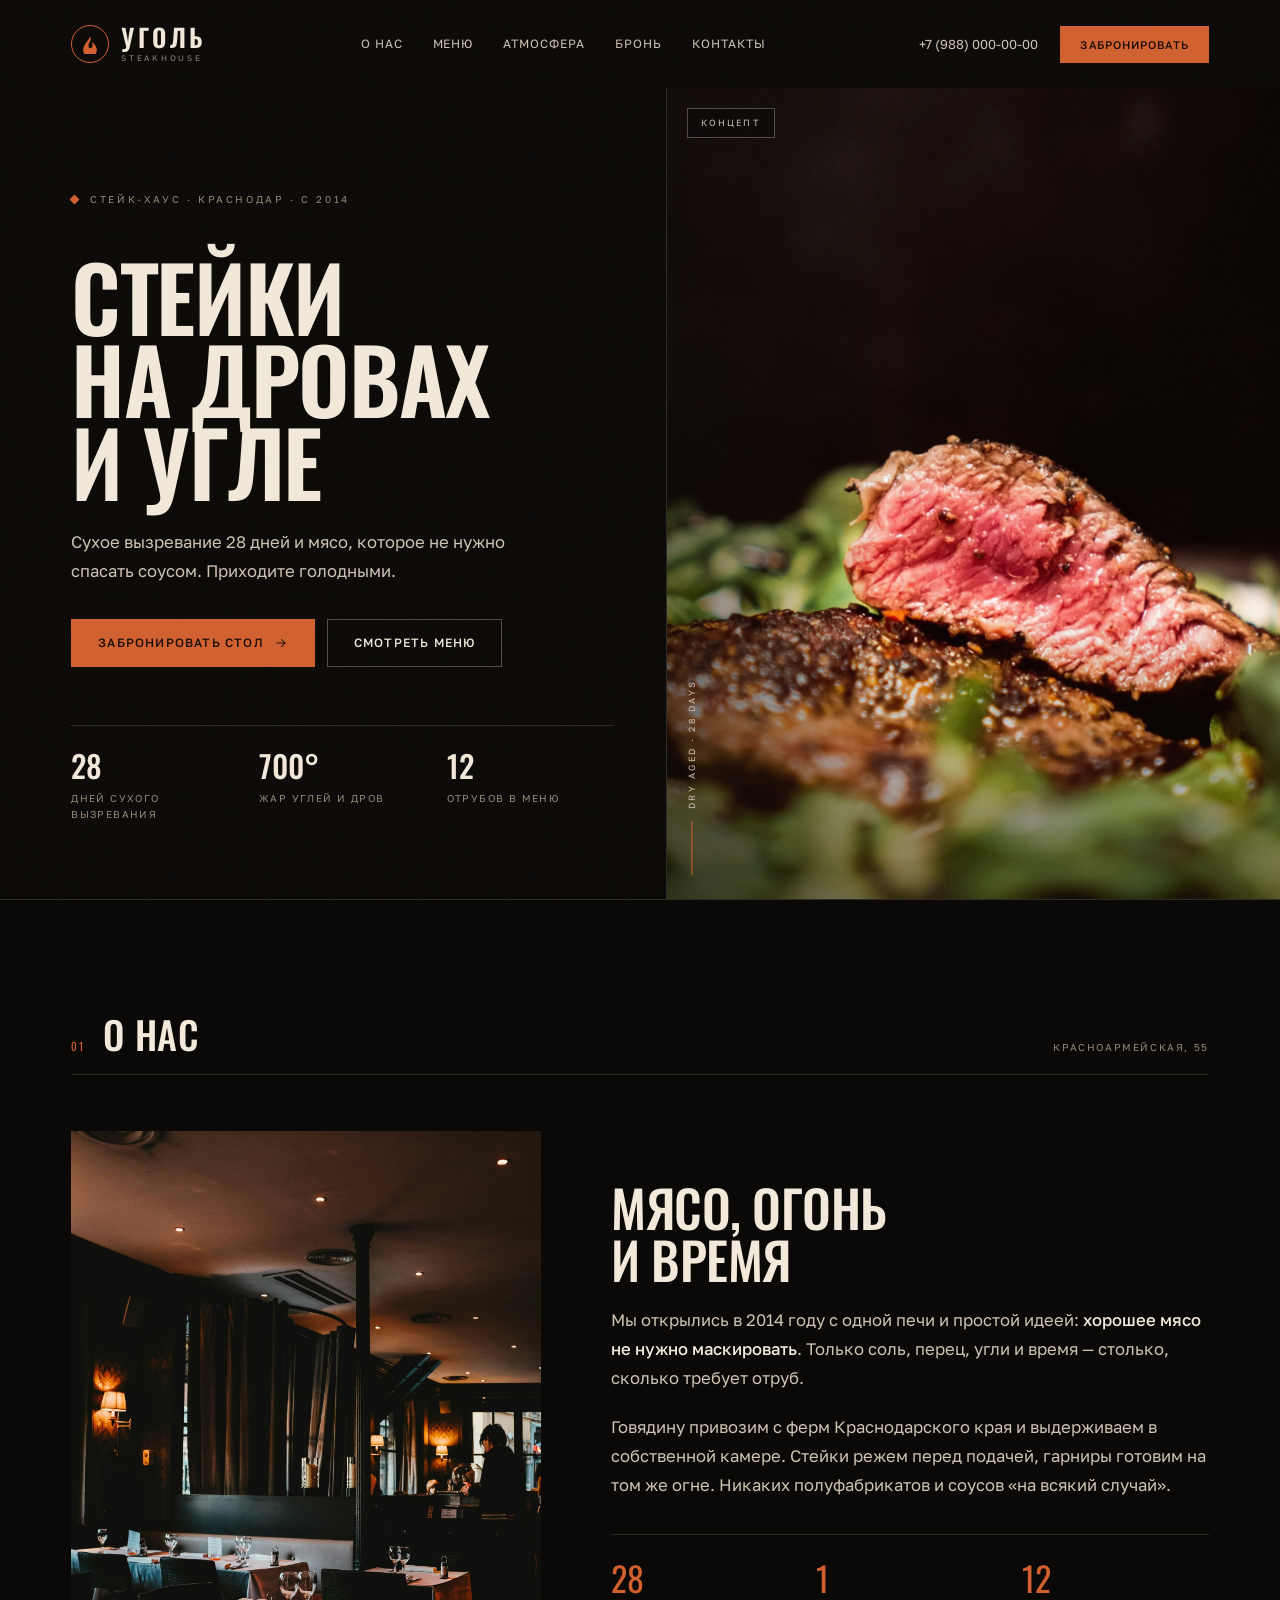
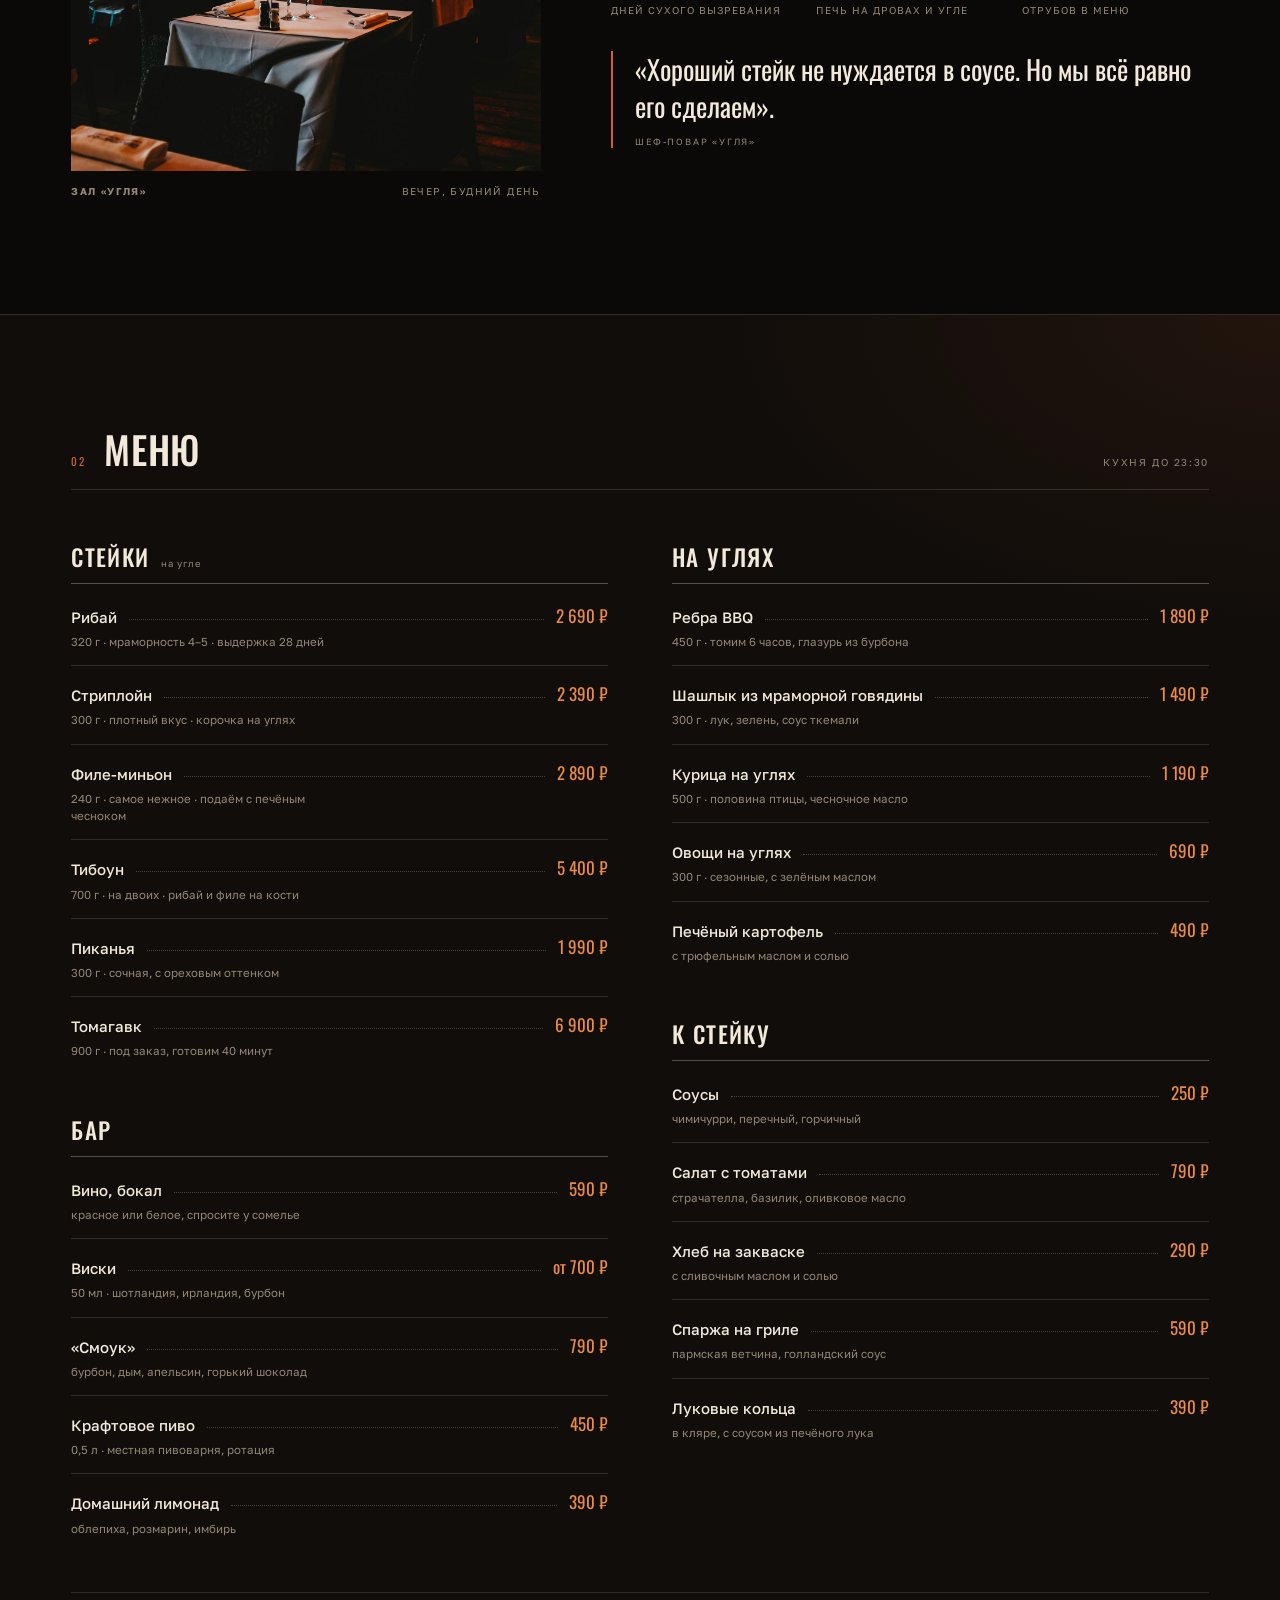
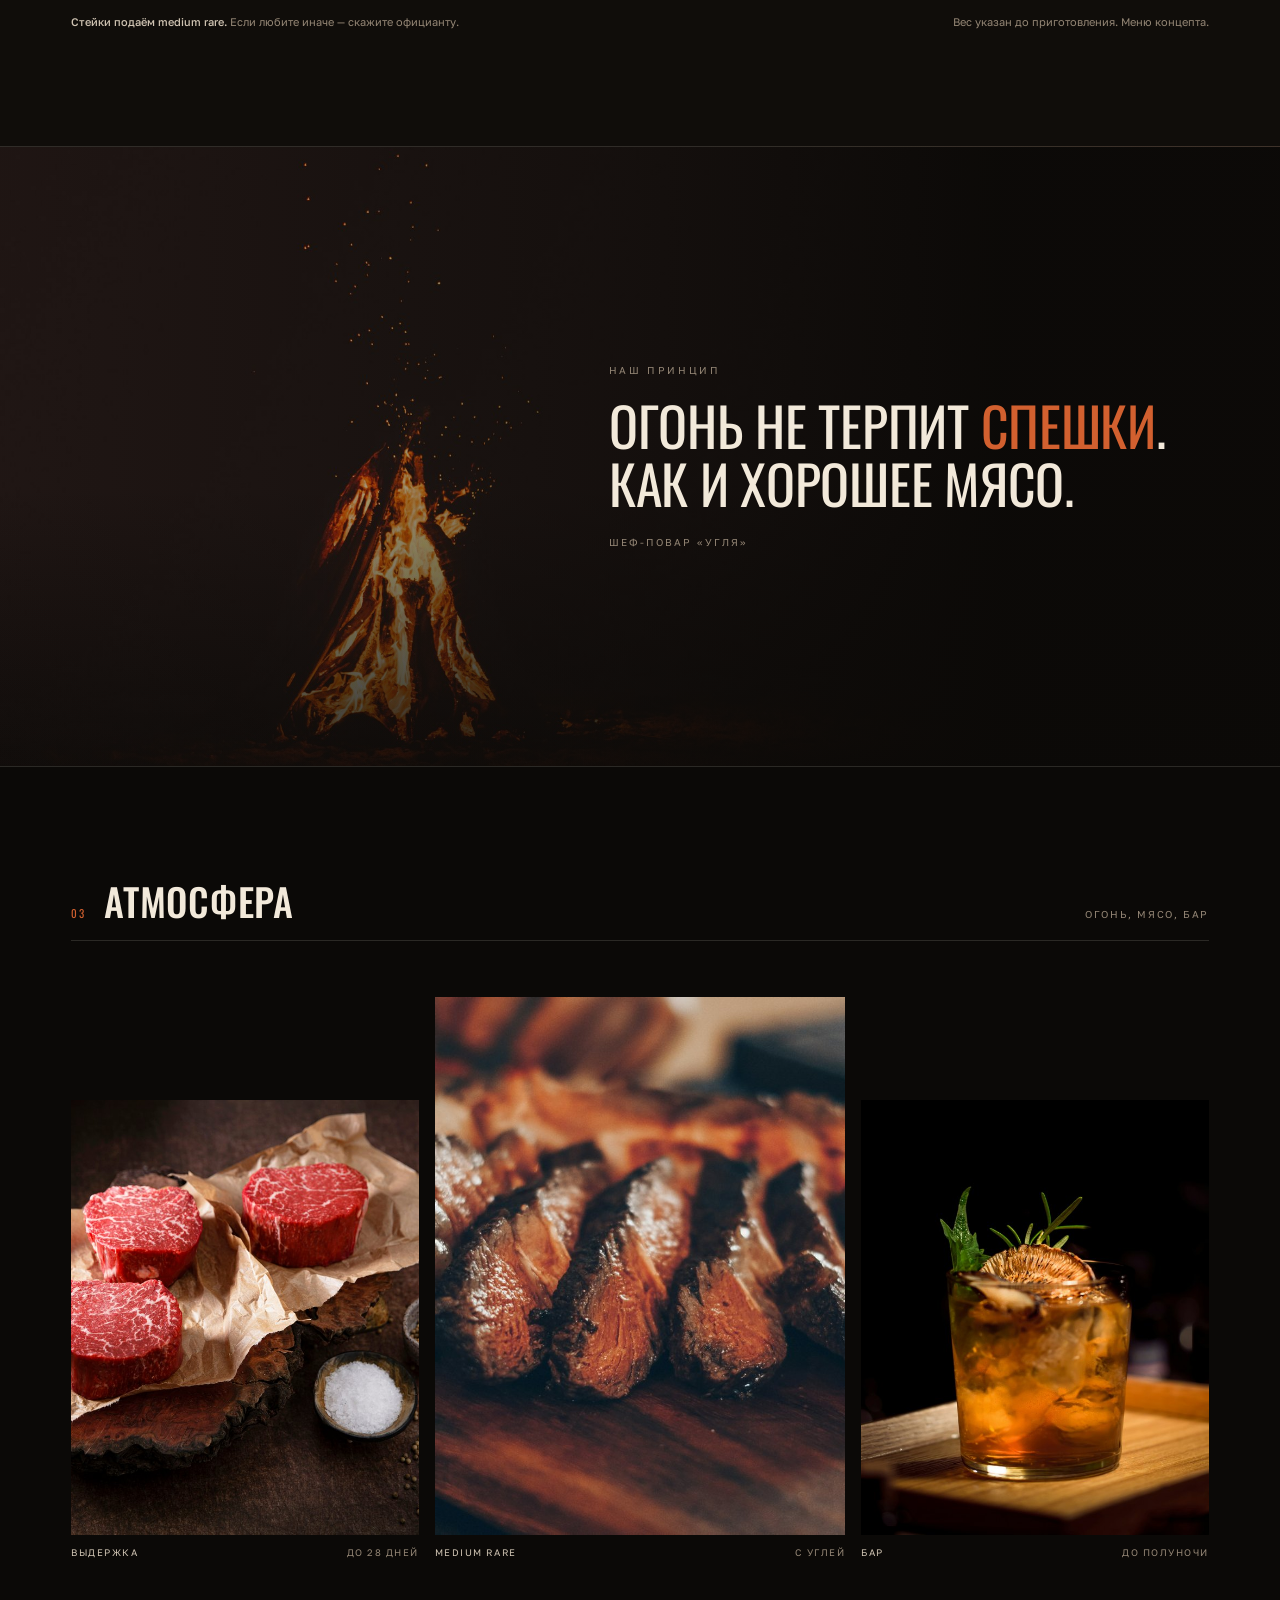
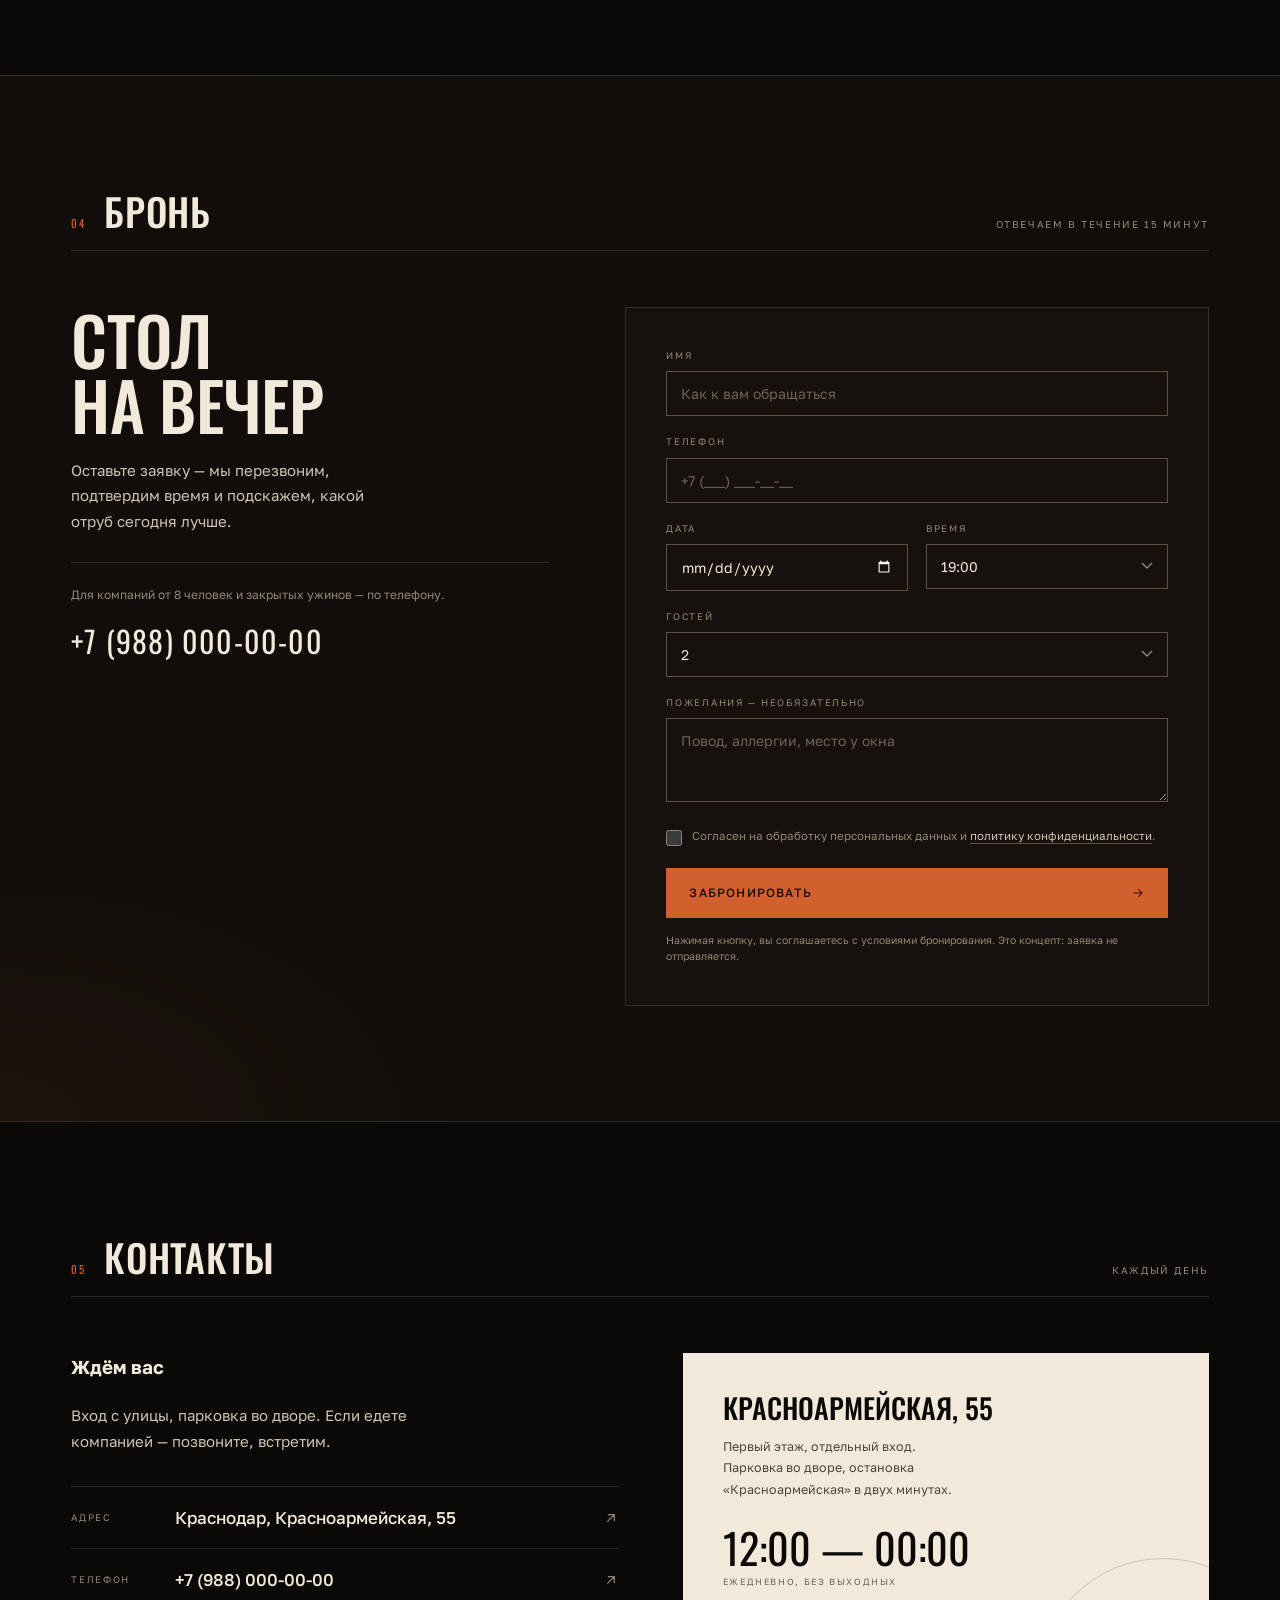
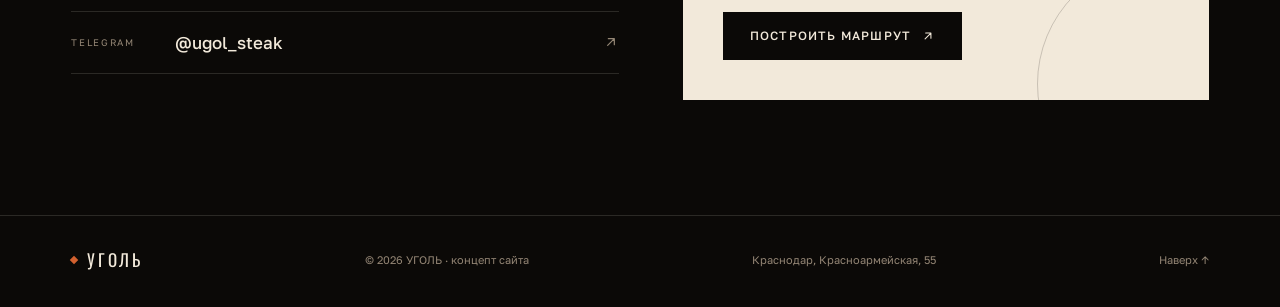
<file: concepts/steak/index.html>
<!DOCTYPE html>
<html lang="ru">
<head>
<meta charset="UTF-8">
<meta name="viewport" content="width=device-width, initial-scale=1.0">
<title>УГОЛЬ — стейк-хаус на углях в Краснодаре (концепт)</title>
<meta name="description" content="Стейк-хаус «УГОЛЬ» в Краснодаре: сухое вызревание 28 дней, дровяная печь и стейки на углях. Красноармейская, 55. Ежедневно с 12:00 до 00:00.">
<meta name="theme-color" content="#0b0907">
<meta name="robots" content="noindex, nofollow">
<meta property="og:title" content="УГОЛЬ — стейк-хаус на углях">
<meta property="og:description" content="Сухое вызревание, дровяная печь и стейки, которые не нужно спасать соусом.">
<meta property="og:type" content="website">
<meta property="og:image" content="img/hero.jpg">
<meta property="og:locale" content="ru_RU">
<link rel="icon" href="data:image/svg+xml,%3Csvg xmlns='http://www.w3.org/2000/svg' viewBox='0 0 64 64'%3E%3Crect width='64' height='64' rx='14' fill='%230b0907'/%3E%3Cpath d='M32 12c2 8-4 11-4 17 0 3 2 5 4 5s4-2 4-5c0-2-1-4-1-7 5 4 9 10 9 16 0 8-6 14-14 14s-14-6-14-14c0-9 7-16 16-26z' fill='%23d2602f'/%3E%3C/svg%3E">
<link rel="stylesheet" href="fonts/fonts.css">
<script type="application/ld+json">
{
  "@context": "https://schema.org",
  "@type": "Restaurant",
  "name": "УГОЛЬ",
  "description": "Стейк-хаус на углях: сухое вызревание, дровяная печь, стейки и мясо на огне.",
  "servesCuisine": ["стейки", "мясо на углях", "гриль"],
  "priceRange": "3500–5000 ₽",
  "telephone": "+7 (988) 000-00-00",
  "address": {
    "@type": "PostalAddress",
    "streetAddress": "ул. Красноармейская, 55",
    "addressLocality": "Краснодар",
    "addressCountry": "RU"
  },
  "openingHours": "Mo-Su 12:00-00:00"
}
</script>
<style>
  :root{
    --bg:#0b0907;
    --bg-2:#100d0a;
    --card:#16110c;
    --cream:#f2e9da;
    --cream-2:#cfc3b2;
    --muted:#948675;
    --ember:#d2602f;
    --ember-2:#ea8a4a;
    --line:rgba(242,233,218,.14);
    --line-2:rgba(242,233,218,.3);
    --display:'Oswald',Impact,sans-serif;
    --sans:'Golos Text',-apple-system,BlinkMacSystemFont,'Segoe UI',sans-serif;
    --wrap:1240px;
    --pad:clamp(20px,4vw,56px);
    --ease:cubic-bezier(.22,.61,.36,1);
  }
  *{margin:0;padding:0;box-sizing:border-box}
  html{scroll-behavior:smooth;color-scheme:dark}
  body{
    background:var(--bg);color:var(--cream);font-family:var(--sans);
    font-size:16px;line-height:1.6;-webkit-font-smoothing:antialiased;overflow-x:hidden;
  }
  body::after{
    content:"";position:fixed;inset:0;pointer-events:none;z-index:9999;opacity:.035;
    background-image:url("data:image/svg+xml,%3Csvg xmlns='http://www.w3.org/2000/svg' width='180' height='180'%3E%3Cfilter id='n'%3E%3CfeTurbulence type='fractalNoise' baseFrequency='.8' numOctaves='3'/%3E%3C/filter%3E%3Crect width='100%25' height='100%25' filter='url(%23n)'/%3E%3C/svg%3E");
  }
  ::selection{background:var(--ember);color:#160c06}
  img{display:block;max-width:100%}
  a{color:inherit;text-decoration:none}
  button{font:inherit;color:inherit;background:none;border:none;cursor:pointer}
  :focus-visible{outline:2px solid var(--ember-2);outline-offset:3px}
  .container{width:100%;max-width:var(--wrap);margin:0 auto;padding:0 var(--pad)}
  .skip{position:absolute;left:-9999px;top:0;background:var(--cream);color:var(--bg);padding:14px 20px;z-index:300;font-size:14px}
  .skip:focus{left:16px;top:16px}

  /* header */
  .header{position:fixed;inset:0 0 auto;z-index:90;border-bottom:1px solid transparent;transition:background .35s var(--ease),border-color .35s var(--ease),backdrop-filter .35s var(--ease)}
  .header.scrolled{background:rgba(11,9,7,.9);backdrop-filter:blur(16px);-webkit-backdrop-filter:blur(16px);border-bottom-color:var(--line)}
  .header-inner{display:flex;align-items:center;justify-content:space-between;gap:28px;height:88px}
  .logo{display:flex;align-items:center;gap:12px;flex:none}
  .logo-mark{width:38px;height:38px;border-radius:50%;border:1px solid var(--ember);display:grid;place-items:center;color:var(--ember)}
  .logo-mark svg{width:19px;height:19px}
  .logo-text{font-family:var(--display);font-size:25px;font-weight:600;line-height:.9;letter-spacing:.14em}
  .logo-text small{display:block;font-family:var(--sans);font-size:8px;font-weight:400;letter-spacing:.34em;text-transform:uppercase;color:var(--muted);margin-top:6px}
  .nav{display:flex;gap:30px;font-size:12px;letter-spacing:.08em;text-transform:uppercase;color:var(--cream-2)}
  .nav a{position:relative;padding:6px 0}
  .nav a::after{content:"";position:absolute;left:0;bottom:0;width:0;height:1px;background:var(--ember);transition:width .3s var(--ease)}
  .nav a:hover{color:var(--cream)}
  .nav a:hover::after{width:100%}
  .header-actions{display:flex;align-items:center;gap:22px;flex:none}
  .header-phone{font-size:13px;color:var(--cream-2);transition:color .3s var(--ease)}
  .header-phone:hover{color:var(--ember-2)}
  .btn{display:inline-flex;align-items:center;justify-content:center;gap:10px;padding:16px 26px;font-size:12px;font-weight:500;line-height:1;letter-spacing:.1em;text-transform:uppercase;white-space:nowrap;border:1px solid transparent;transition:background .3s var(--ease),color .3s var(--ease),border-color .3s var(--ease),transform .3s var(--ease)}
  .btn svg{width:14px;height:14px;flex:none}
  .btn-ember{background:var(--ember);color:#180c05;border-color:var(--ember)}
  .btn-ember:hover{background:var(--ember-2);border-color:var(--ember-2);transform:translateY(-1px)}
  .btn-ghost{border-color:var(--line-2);color:var(--cream)}
  .btn-ghost:hover{border-color:var(--cream);background:var(--cream);color:var(--bg);transform:translateY(-1px)}
  .btn-sm{padding:12px 19px;font-size:11px}
  .burger{display:none;flex-direction:column;gap:5px;padding:8px;z-index:110}
  .burger span{display:block;width:24px;height:1.5px;background:var(--cream);transition:transform .3s var(--ease),opacity .3s var(--ease)}
  .burger.active span:nth-child(1){transform:translateY(6.5px) rotate(45deg)}
  .burger.active span:nth-child(2){opacity:0}
  .burger.active span:nth-child(3){transform:translateY(-6.5px) rotate(-45deg)}

  /* hero */
  .hero{position:relative;display:grid;grid-template-columns:1.04fr .96fr;min-height:min(100svh,960px);padding-top:88px;border-bottom:1px solid var(--line)}
  .hero-copy{display:flex;flex-direction:column;justify-content:center;padding-top:clamp(40px,6vw,84px);padding-bottom:clamp(32px,4vw,52px);padding-left:max(var(--pad),calc((100vw - var(--wrap))/2 + var(--pad)));padding-right:clamp(28px,4vw,64px)}
  .hero-copy-inner{width:100%;max-width:660px;margin-left:0}
  .eyebrow{display:flex;align-items:center;gap:12px;font-size:10px;letter-spacing:.26em;text-transform:uppercase;color:var(--muted)}
  .eyebrow i{display:block;width:7px;height:7px;background:var(--ember);transform:rotate(45deg);flex:none}
  .hero h1{font-family:var(--display);font-weight:600;font-size:clamp(58px,7vw,100px);line-height:.92;letter-spacing:-.015em;text-transform:uppercase;margin-top:48px}
  .lead{font-size:clamp(15px,1.3vw,17.5px);line-height:1.7;color:var(--cream-2);max-width:46ch;margin-top:26px}
  .hero-actions{display:flex;gap:12px;flex-wrap:wrap;margin-top:34px}
  .hero-facts{display:grid;grid-template-columns:repeat(3,1fr);gap:20px;margin-top:clamp(36px,5vw,58px);padding-top:24px;border-top:1px solid var(--line)}
  .hero-facts b{display:block;font-family:var(--display);font-size:clamp(24px,2.4vw,34px);font-weight:500;line-height:1;color:var(--cream)}
  .hero-facts span{display:block;font-size:10px;letter-spacing:.14em;text-transform:uppercase;color:var(--muted);margin-top:9px}
  .hero-media{position:relative;overflow:hidden;border-left:1px solid var(--line)}
  .hero-media img{position:absolute;inset:0;width:100%;height:100%;object-fit:cover;object-position:50% 62%}
  .hero-media picture{display:contents}
  .hero-media .hero-badge{position:absolute;left:20px;top:20px;z-index:3;padding:7px 13px;
        border:1px solid var(--line-2);background:rgba(11,9,7,.72);color:var(--cream-2);
        font-size:9px;letter-spacing:.24em;text-transform:uppercase;backdrop-filter:blur(6px);
        -webkit-backdrop-filter:blur(6px)}
  .hero-media::after{content:"";position:absolute;inset:0;background:linear-gradient(90deg,rgba(11,9,7,.55) 0%,rgba(11,9,7,0) 35%),linear-gradient(0deg,rgba(11,9,7,.5) 0%,rgba(11,9,7,0) 35%)}
  .hero-media-note{position:absolute;left:18px;bottom:24px;z-index:2;display:flex;align-items:center;gap:12px;font-size:9px;letter-spacing:.28em;text-transform:uppercase;color:var(--cream-2);writing-mode:vertical-rl;transform:rotate(180deg)}
  .hero-media-note::before{content:"";width:1px;height:54px;background:var(--ember)}

  /* sections */
  .section{padding:clamp(76px,9vw,126px) 0;scroll-margin-top:88px}
  .sec-head{display:flex;align-items:baseline;gap:18px;margin-bottom:clamp(34px,5vw,56px);padding-bottom:18px;border-bottom:1px solid var(--line)}
  .sec-num{font-family:var(--display);font-size:11px;letter-spacing:.18em;color:var(--ember)}
  .sec-head h2{font-family:var(--display);font-weight:500;font-size:clamp(26px,3vw,38px);line-height:1;letter-spacing:.02em;text-transform:uppercase}
  .sec-note{margin-left:auto;font-size:10px;letter-spacing:.16em;text-transform:uppercase;color:var(--muted)}

  /* about */
  .about-grid{display:grid;grid-template-columns:.88fr 1.12fr;gap:clamp(36px,5.5vw,80px);align-items:center}
  .about-media{margin:0;position:relative}
  .about-media img{width:100%;height:clamp(430px,52vw,640px);object-fit:cover;object-position:center}
  .about-media figcaption{display:flex;justify-content:space-between;gap:16px;margin-top:12px;font-size:10px;letter-spacing:.14em;text-transform:uppercase;color:var(--muted)}
  .about-copy h3{font-family:var(--display);font-weight:500;font-size:clamp(32px,4vw,52px);line-height:1.02;text-transform:uppercase;letter-spacing:-.01em}
  .about-copy p{font-size:clamp(15px,1.3vw,17px);line-height:1.75;color:var(--cream-2);margin-top:20px}
  .about-copy p strong{font-weight:500;color:var(--cream)}
  .about-stats{display:grid;grid-template-columns:repeat(3,1fr);gap:18px;margin-top:34px;padding-top:26px;border-top:1px solid var(--line)}
  .about-stats b{display:block;font-family:var(--display);font-size:34px;font-weight:400;line-height:1;color:var(--ember)}
  .about-stats span{display:block;font-size:10px;line-height:1.4;letter-spacing:.1em;text-transform:uppercase;color:var(--muted);margin-top:8px}
  .quote{margin-top:34px;padding-left:22px;border-left:2px solid var(--ember);font-family:var(--display);font-weight:300;font-size:clamp(21px,2.2vw,27px);line-height:1.35;color:var(--cream)}
  .quote cite{display:block;margin-top:12px;font-family:var(--sans);font-style:normal;font-size:9px;letter-spacing:.2em;text-transform:uppercase;color:var(--muted)}

  /* menu */
  .menu-section{background:var(--bg-2);border-top:1px solid var(--line);border-bottom:1px solid var(--line);background-image:radial-gradient(900px 500px at 100% 0%,rgba(210,96,47,.09),transparent 65%)}
  .menu-grid{display:grid;grid-template-columns:1fr 1fr;gap:clamp(36px,5vw,72px)}
  .menu-col h3{display:flex;align-items:baseline;gap:12px;font-family:var(--display);font-size:23px;font-weight:500;letter-spacing:.06em;text-transform:uppercase;line-height:1;margin-bottom:6px}
  .menu-col h3 small{font-family:var(--sans);font-size:9.5px;font-weight:400;letter-spacing:.1em;text-transform:none;color:var(--muted)}
  .menu-group + .menu-group{margin-top:44px}
  .menu-rule{height:1px;background:var(--line-2);margin:14px 0 4px}
  .mi{padding:14px 0;border-bottom:1px solid var(--line)}
  .mi:last-child{border-bottom:0}
  .mi-top{display:flex;align-items:baseline;gap:12px}
  .mi-name{font-size:15px;font-weight:500;line-height:1.3;color:var(--cream)}
  .mi-dots{flex:1;border-bottom:1px dotted rgba(242,233,218,.24);transform:translateY(-3px)}
  .mi-price{font-family:var(--display);font-size:17px;font-weight:400;color:var(--ember-2);white-space:nowrap}
  .mi-desc{font-size:11.5px;line-height:1.5;color:var(--muted);margin-top:5px;max-width:40ch}
  .menu-foot{display:flex;justify-content:space-between;gap:18px;flex-wrap:wrap;margin-top:40px;padding-top:20px;border-top:1px solid var(--line);font-size:11px;color:var(--muted)}
  .menu-foot b{font-weight:500;color:var(--cream-2)}

  /* fire band */
  .fireband{position:relative;min-height:clamp(440px,52vw,620px);display:flex;align-items:center;overflow:hidden;border-bottom:1px solid var(--line)}
  .fireband-bg{position:absolute;inset:0}
  .fireband-bg img{width:100%;height:100%;object-fit:cover;object-position:center 60%}
  .fireband::after{content:"";position:absolute;inset:0;background:linear-gradient(90deg,rgba(11,9,7,.05) 0%,rgba(11,9,7,.55) 46%,rgba(11,9,7,.97) 78%),linear-gradient(0deg,rgba(11,9,7,.75),rgba(11,9,7,0) 45%)}
  .fireband-inner{position:relative;z-index:2;display:flex;justify-content:flex-end}
  .fireband blockquote{max-width:600px;font-family:var(--display);font-weight:400;font-size:clamp(32px,4.2vw,56px);line-height:1.08;text-transform:uppercase;letter-spacing:-.005em}
  .fireband blockquote em{font-style:normal;color:var(--ember)}
  .fireband-kicker{font-size:10px;letter-spacing:.26em;text-transform:uppercase;color:var(--muted);margin-bottom:18px}
  .fireband-cite{margin-top:22px;font-size:10px;letter-spacing:.2em;text-transform:uppercase;color:var(--muted)}

  /* gallery */
  .gallery-grid{display:grid;grid-template-columns:1fr 1.18fr 1fr;gap:16px;align-items:end}
  .gallery-grid figure{margin:0}
  .gallery-grid img{width:100%;height:clamp(300px,34vw,460px);object-fit:cover}
  .gallery-grid figure:nth-child(2) img{height:clamp(360px,42vw,560px)}
  .gallery-grid figcaption{display:flex;justify-content:space-between;gap:10px;font-size:9.5px;letter-spacing:.16em;text-transform:uppercase;color:var(--muted);margin-top:10px}
  .gallery-grid figcaption b{font-weight:400;color:var(--cream-2)}

  /* booking */
  .booking{background:var(--bg-2);border-top:1px solid var(--line);border-bottom:1px solid var(--line);background-image:radial-gradient(700px 400px at 0% 100%,rgba(210,96,47,.08),transparent 65%)}
  .booking-grid{display:grid;grid-template-columns:.9fr 1.1fr;gap:clamp(36px,6vw,90px);align-items:start}
  .booking-copy h3{font-family:var(--display);font-weight:500;font-size:clamp(38px,5.2vw,68px);line-height:.98;text-transform:uppercase;letter-spacing:-.01em}
  .booking-copy p{font-size:15px;line-height:1.7;color:var(--cream-2);margin-top:20px;max-width:36ch}
  .booking-note{margin-top:28px;padding-top:22px;border-top:1px solid var(--line);font-size:12px;line-height:1.7;color:var(--muted)}
  .booking-note a{color:var(--cream)}
  .booking-note a:hover{color:var(--ember-2)}
  .booking-phone{display:block;font-family:var(--display);font-size:clamp(22px,2.4vw,30px);font-weight:400;letter-spacing:.04em;color:var(--cream);margin-top:10px}
  .booking-phone:hover{color:var(--ember-2)}
  .form-card{background:var(--card);border:1px solid var(--line);padding:clamp(24px,3.2vw,40px)}
  .form-row{display:grid;grid-template-columns:1fr 1fr;gap:18px}
  .field{margin-bottom:18px}
  .field label{display:block;font-size:9.5px;letter-spacing:.18em;text-transform:uppercase;color:var(--muted);margin-bottom:8px}
  .field input,.field select,.field textarea{
    width:100%;background:transparent;border:1px solid var(--line-2);color:var(--cream);
    font-family:var(--sans);font-size:14px;padding:13px 14px;border-radius:0;
    transition:border-color .25s var(--ease),background .25s var(--ease);
  }
  .field input::placeholder,.field textarea::placeholder{color:#6f6378;color:#6f6357}
  .field select{appearance:none;-webkit-appearance:none;background-image:url("data:image/svg+xml,%3Csvg xmlns='http://www.w3.org/2000/svg' width='12' height='8'%3E%3Cpath d='M1 1l5 5 5-5' fill='none' stroke='%23948675' stroke-width='1.4'/%3E%3C/svg%3E");background-repeat:no-repeat;background-position:right 14px center;padding-right:36px}
  .field input:focus,.field select:focus,.field textarea:focus{outline:none;border-color:var(--ember);background:rgba(210,96,47,.05)}
  .field textarea{resize:vertical;min-height:84px}
  .field .err{display:none;font-size:11px;color:#ef8a63;margin-top:6px}
  .field.invalid input,.field.invalid select{border-color:#ef8a63}
  .field.invalid .err{display:block}
  .consent{display:flex;align-items:flex-start;gap:10px;margin:4px 0 22px;font-size:11.5px;line-height:1.55;color:var(--muted)}
  .consent input{width:16px;height:16px;margin-top:2px;accent-color:var(--ember);flex:none}
  .consent a{color:var(--cream-2);border-bottom:1px solid var(--line-2)}
  .consent.invalid{color:#ef8a63}
  .form-submit{width:100%;justify-content:space-between;padding:17px 22px}
  .form-hint{font-size:10.5px;line-height:1.6;color:var(--muted);margin-top:14px}
  .form-success{text-align:left;padding:8px 0}
  .form-success-icon{width:52px;height:52px;border-radius:50%;border:1px solid var(--ember);display:grid;place-items:center;color:var(--ember-2);margin-bottom:22px}
  .form-success-icon svg{width:23px;height:23px}
  .form-success h3{font-family:var(--display);font-size:31px;font-weight:500;text-transform:uppercase;line-height:1}
  .form-success h3:focus,.form-success h3:focus-visible{outline:none}
  .form-success p{font-size:14px;line-height:1.7;color:var(--cream-2);margin-top:14px}
  .form-success b{font-weight:500;color:var(--cream)}
  .form-success button{margin-top:24px}

  /* contacts */
  .contacts-grid{display:grid;grid-template-columns:1.02fr .98fr;gap:clamp(36px,5vw,78px);align-items:start}
  .contacts h3{font-family:var(--display);font-weight:500;font-size:clamp(42px,6vw,78px);line-height:.96;text-transform:uppercase;letter-spacing:-.01em}
  .contacts-lead{font-size:15px;line-height:1.7;color:var(--cream-2);max-width:38ch;margin-top:20px}
  .contact-list{margin-top:32px;border-top:1px solid var(--line)}
  .contact-row{display:flex;align-items:center;gap:18px;padding:17px 0;border-bottom:1px solid var(--line);transition:padding .3s var(--ease),color .3s var(--ease)}
  .contact-row:hover{padding-left:8px;color:var(--ember-2)}
  .contact-row span{font-size:9.5px;letter-spacing:.18em;text-transform:uppercase;color:var(--muted);width:86px;flex:none}
  .contact-row b{font-size:clamp(14px,1.5vw,17px);font-weight:500}
  .contact-row svg{width:16px;height:16px;margin-left:auto;flex:none;color:var(--muted)}
  .visit-card{background:var(--cream);color:var(--bg);padding:clamp(26px,3.4vw,40px);position:relative;overflow:hidden}
  .visit-card::after{content:"";position:absolute;right:-80px;bottom:-110px;width:250px;height:250px;border:1px solid rgba(11,9,7,.18);border-radius:50%}
  .visit-card h4{font-family:var(--display);font-size:28px;font-weight:500;line-height:1.1;text-transform:uppercase}
  .visit-card p{font-size:12.5px;line-height:1.7;color:#4e453b;margin-top:12px;max-width:30ch}
  .visit-hours{display:block;font-family:var(--display);font-size:clamp(30px,3.4vw,42px);font-weight:400;line-height:1;margin-top:26px;color:var(--bg)}
  .visit-hours small{display:block;font-family:var(--sans);font-size:9px;letter-spacing:.18em;text-transform:uppercase;color:#6b6054;margin-top:9px}
  .visit-card .btn{margin-top:26px;background:var(--bg);color:var(--cream);border-color:var(--bg)}
  .visit-card .btn:hover{background:var(--ember);border-color:var(--ember);color:#180c05}

  /* footer */
  .footer{border-top:1px solid var(--line);padding:30px 0 34px}
  .footer-inner{display:flex;align-items:center;justify-content:space-between;gap:20px;flex-wrap:wrap;font-size:11px;color:var(--muted)}
  .footer-brand{display:flex;align-items:center;gap:10px;font-family:var(--display);font-size:17px;letter-spacing:.16em;color:var(--cream)}
  .footer-brand i{width:6px;height:6px;background:var(--ember);transform:rotate(45deg);display:block}
  .footer-inner a:hover{color:var(--cream)}

  .reveal{opacity:0;transform:translateY(18px);transition:opacity .7s var(--ease),transform .7s var(--ease)}
  .reveal.in{opacity:1;transform:none}

  @media (max-width:1080px){
    .header-phone{display:none}
    .hero h1{font-size:clamp(56px,8.4vw,90px);margin-top:42px}
  }
  @media (max-width:960px){
    .nav{display:none}
    .burger{display:flex}
    .nav.open{display:flex;position:fixed;inset:0;z-index:101;flex-direction:column;justify-content:center;align-items:center;gap:30px;background:rgba(11,9,7,.98);backdrop-filter:blur(20px)}
    .nav.open a{font-family:var(--display);font-size:30px;letter-spacing:.08em;color:var(--cream)}
    .hero{grid-template-columns:1fr;min-height:auto;padding-top:88px}
    .hero-copy{padding-left:var(--pad);padding-right:var(--pad);padding-bottom:36px}
    .hero-copy-inner{max-width:none}
    .hero-media{height:clamp(360px,55vw,520px);border-left:0;border-top:1px solid var(--line);order:2}
    .hero-media img{object-position:center 58%}
    .hero-media-note{display:none}
    .about-grid{grid-template-columns:1fr;gap:34px}
    .about-media img{height:clamp(320px,60vw,520px)}
    .booking-grid{grid-template-columns:1fr;gap:40px}
    .contacts-grid{grid-template-columns:1fr;gap:38px}
    .menu-grid{grid-template-columns:1fr;gap:8px}
    .menu-group + .menu-group{margin-top:38px}
  }
  @media (max-width:640px){
    .header-inner{height:72px;gap:14px}
    .header .btn-sm{padding:11px 14px;font-size:10px}
    .logo-text{font-size:22px}
    .logo-mark{width:34px;height:34px}
    .hero{padding-top:72px}
    .hero h1{font-size:clamp(54px,15.5vw,76px)}
    .hero-facts{gap:12px}
    .hero-facts b{font-size:24px}
    .hero-facts span{font-size:8.5px;letter-spacing:.1em}
    .hero-media{height:340px}
    .hero-media img{object-position:50% 68%}
    .section{padding:64px 0}
    .sec-head{gap:12px;margin-bottom:30px;padding-bottom:14px}
    .sec-note{display:none}
    .about-copy h3{font-size:34px}
    .about-stats{gap:12px}
    .about-stats b{font-size:28px}
    .about-stats span{font-size:9px}
    .fireband{min-height:460px}
    .fireband::after{background:linear-gradient(0deg,rgba(11,9,7,.92) 10%,rgba(11,9,7,.55) 60%,rgba(11,9,7,.35))}
    .fireband-inner{justify-content:flex-start;align-items:flex-end;padding-bottom:46px}
    .fireband blockquote{font-size:clamp(28px,8vw,38px)}
    .gallery-grid{grid-template-columns:1fr 1fr;align-items:start}
    .gallery-grid figure:nth-child(2){grid-column:1/-1;grid-row:1}
    .gallery-grid img,.gallery-grid figure:nth-child(2) img{height:230px}
    .gallery-grid figure:nth-child(2) img{height:300px}
    .form-row{grid-template-columns:1fr;gap:0}
    .form-card{padding:22px}
    .contacts h3{font-size:clamp(40px,12vw,56px)}
    .contact-row span{width:72px}
    .footer-inner{flex-direction:column;align-items:flex-start;gap:8px}
  }
  @media (prefers-reduced-motion:reduce){
    html{scroll-behavior:auto}
    *,*::before,*::after{animation-duration:.001ms !important;transition-duration:.001ms !important}
    .reveal{opacity:1;transform:none}
  }
</style>
<noscript><style>.reveal{opacity:1;transform:none}</style></noscript>
</head>
<body>
<a class="skip" href="#main">К содержанию</a>

<header class="header" id="header">
  <div class="container header-inner">
    <a class="logo" href="#top" aria-label="УГОЛЬ, на главную">
      <span class="logo-mark" aria-hidden="true">
        <svg viewBox="0 0 24 24" fill="currentColor"><path d="M12 2c1.6 5.4-2.6 7.3-2.6 11.2 0 2.1 1.2 3.4 2.6 3.4s2.6-1.3 2.6-3.4c0-1.4-.6-2.7-.6-4.5 3.5 2.9 6 6.6 6 10.4 0 5-3.8 8.9-8.6 8.9S2.8 24 2.8 19.1C2.8 13 7.6 8.8 12 2z"/></svg>
      </span>
      <span class="logo-text">УГОЛЬ<small>steakhouse</small></span>
    </a>
    <nav class="nav" id="nav" aria-label="Основная навигация">
      <a href="#about">О нас</a>
      <a href="#menu">Меню</a>
      <a href="#gallery">Атмосфера</a>
      <a href="#booking">Бронь</a>
      <a href="#contacts">Контакты</a>
    </nav>
    <div class="header-actions">
      <a class="header-phone" href="tel:+79880000000">+7 (988) 000-00-00</a>
      <a class="btn btn-ember btn-sm" href="#booking">Забронировать</a>
    </div>
    <button class="burger" id="burger" aria-label="Открыть меню" aria-expanded="false" aria-controls="nav">
      <span></span><span></span><span></span>
    </button>
  </div>
</header>

<main id="main">
  <section class="hero" id="top">
    <div class="hero-copy">
      <div class="hero-copy-inner">
        <p class="eyebrow"><i aria-hidden="true"></i> Стейк-хаус · Краснодар · с 2014</p>
        <h1>Стейки<br>на дровах<br>и угле</h1>
        <p class="lead">Сухое вызревание 28 дней и мясо, которое не нужно спасать соусом. Приходите голодными.</p>
        <div class="hero-actions">
          <a class="btn btn-ember" href="#booking">
            Забронировать стол
            <svg viewBox="0 0 24 24" fill="none" stroke="currentColor" stroke-width="1.8" stroke-linecap="round" stroke-linejoin="round" aria-hidden="true"><path d="M5 12h14M13 6l6 6-6 6"/></svg>
          </a>
          <a class="btn btn-ghost" href="#menu">Смотреть меню</a>
        </div>
        <dl class="hero-facts">
          <div><b>28</b><span>дней сухого вызревания</span></div>
          <div><b>700°</b><span>жар углей и дров</span></div>
          <div><b>12</b><span>отрубов в меню</span></div>
        </dl>
      </div>
    </div>
    <div class="hero-media">
      <picture>
        <source srcset="img/hero.webp" type="image/webp">
        <img src="img/hero.jpg" width="1600" height="2845" alt="Стейк с розовой серединой, нарезанный ломтиками, на тёмном фоне" fetchpriority="high">
      </picture>
      <span class="hero-badge">концепт</span>
      <span class="hero-media-note" aria-hidden="true">dry aged · 28 days</span>
    </div>
  </section>

  <section class="section" id="about">
    <div class="container">
      <div class="sec-head reveal">
        <span class="sec-num">01</span>
        <h2>О нас</h2>
        <span class="sec-note">Красноармейская, 55</span>
      </div>
      <div class="about-grid">
        <figure class="about-media reveal">
          <img src="img/about.jpg" width="1600" height="2400" loading="lazy" alt="Вечерний зал стейк-хауса: приглушённый свет, лампы и сервированные столы">
          <figcaption><b>Зал «Угля»</b><span>вечер, будний день</span></figcaption>
        </figure>
        <div class="about-copy reveal">
          <h3>Мясо, огонь<br>и время</h3>
          <p>Мы открылись в 2014 году с одной печи и простой идеей: <strong>хорошее мясо не нужно маскировать</strong>. Только соль, перец, угли и время — столько, сколько требует отруб.</p>
          <p>Говядину привозим с ферм Краснодарского края и выдерживаем в собственной камере. Стейки режем перед подачей, гарниры готовим на том же огне. Никаких полуфабрикатов и соусов «на всякий случай».</p>
          <div class="about-stats">
            <div><b>28</b><span>дней сухого вызревания</span></div>
            <div><b>1</b><span>печь на дровах и угле</span></div>
            <div><b>12</b><span>отрубов в меню</span></div>
          </div>
          <blockquote class="quote">
            «Хороший стейк не нуждается в соусе. Но мы всё равно его сделаем».
            <cite>Шеф-повар «УГЛЯ»</cite>
          </blockquote>
        </div>
      </div>
    </div>
  </section>

  <section class="section menu-section" id="menu">
    <div class="container">
      <div class="sec-head reveal">
        <span class="sec-num">02</span>
        <h2>Меню</h2>
        <span class="sec-note">Кухня до 23:30</span>
      </div>
      <div class="menu-grid reveal">
        <div class="menu-col">
          <div class="menu-group">
            <h3>Стейки <small>на угле</small></h3>
            <div class="menu-rule"></div>
            <div class="mi"><div class="mi-top"><span class="mi-name">Рибай</span><span class="mi-dots"></span><span class="mi-price">2 690 ₽</span></div><p class="mi-desc">320 г · мраморность 4–5 · выдержка 28 дней</p></div>
            <div class="mi"><div class="mi-top"><span class="mi-name">Стриплойн</span><span class="mi-dots"></span><span class="mi-price">2 390 ₽</span></div><p class="mi-desc">300 г · плотный вкус · корочка на углях</p></div>
            <div class="mi"><div class="mi-top"><span class="mi-name">Филе-миньон</span><span class="mi-dots"></span><span class="mi-price">2 890 ₽</span></div><p class="mi-desc">240 г · самое нежное · подаём с печёным чесноком</p></div>
            <div class="mi"><div class="mi-top"><span class="mi-name">Тибоун</span><span class="mi-dots"></span><span class="mi-price">5 400 ₽</span></div><p class="mi-desc">700 г · на двоих · рибай и филе на кости</p></div>
            <div class="mi"><div class="mi-top"><span class="mi-name">Пиканья</span><span class="mi-dots"></span><span class="mi-price">1 990 ₽</span></div><p class="mi-desc">300 г · сочная, с ореховым оттенком</p></div>
            <div class="mi"><div class="mi-top"><span class="mi-name">Томагавк</span><span class="mi-dots"></span><span class="mi-price">6 900 ₽</span></div><p class="mi-desc">900 г · под заказ, готовим 40 минут</p></div>
          </div>
          <div class="menu-group">
            <h3>Бар</h3>
            <div class="menu-rule"></div>
            <div class="mi"><div class="mi-top"><span class="mi-name">Вино, бокал</span><span class="mi-dots"></span><span class="mi-price">590 ₽</span></div><p class="mi-desc">красное или белое, спросите у сомелье</p></div>
            <div class="mi"><div class="mi-top"><span class="mi-name">Виски</span><span class="mi-dots"></span><span class="mi-price">от 700 ₽</span></div><p class="mi-desc">50 мл · шотландия, ирландия, бурбон</p></div>
            <div class="mi"><div class="mi-top"><span class="mi-name">«Смоук»</span><span class="mi-dots"></span><span class="mi-price">790 ₽</span></div><p class="mi-desc">бурбон, дым, апельсин, горький шоколад</p></div>
            <div class="mi"><div class="mi-top"><span class="mi-name">Крафтовое пиво</span><span class="mi-dots"></span><span class="mi-price">450 ₽</span></div><p class="mi-desc">0,5 л · местная пивоварня, ротация</p></div>
            <div class="mi"><div class="mi-top"><span class="mi-name">Домашний лимонад</span><span class="mi-dots"></span><span class="mi-price">390 ₽</span></div><p class="mi-desc">облепиха, розмарин, имбирь</p></div>
          </div>
        </div>
        <div class="menu-col">
          <div class="menu-group">
            <h3>На углях</h3>
            <div class="menu-rule"></div>
            <div class="mi"><div class="mi-top"><span class="mi-name">Ребра BBQ</span><span class="mi-dots"></span><span class="mi-price">1 890 ₽</span></div><p class="mi-desc">450 г · томим 6 часов, глазурь из бурбона</p></div>
            <div class="mi"><div class="mi-top"><span class="mi-name">Шашлык из мраморной говядины</span><span class="mi-dots"></span><span class="mi-price">1 490 ₽</span></div><p class="mi-desc">300 г · лук, зелень, соус ткемали</p></div>
            <div class="mi"><div class="mi-top"><span class="mi-name">Курица на углях</span><span class="mi-dots"></span><span class="mi-price">1 190 ₽</span></div><p class="mi-desc">500 г · половина птицы, чесночное масло</p></div>
            <div class="mi"><div class="mi-top"><span class="mi-name">Овощи на углях</span><span class="mi-dots"></span><span class="mi-price">690 ₽</span></div><p class="mi-desc">300 г · сезонные, с зелёным маслом</p></div>
            <div class="mi"><div class="mi-top"><span class="mi-name">Печёный картофель</span><span class="mi-dots"></span><span class="mi-price">490 ₽</span></div><p class="mi-desc">с трюфельным маслом и солью</p></div>
          </div>
          <div class="menu-group">
            <h3>К стейку</h3>
            <div class="menu-rule"></div>
            <div class="mi"><div class="mi-top"><span class="mi-name">Соусы</span><span class="mi-dots"></span><span class="mi-price">250 ₽</span></div><p class="mi-desc">чимичурри, перечный, горчичный</p></div>
            <div class="mi"><div class="mi-top"><span class="mi-name">Салат с томатами</span><span class="mi-dots"></span><span class="mi-price">790 ₽</span></div><p class="mi-desc">страчателла, базилик, оливковое масло</p></div>
            <div class="mi"><div class="mi-top"><span class="mi-name">Хлеб на закваске</span><span class="mi-dots"></span><span class="mi-price">290 ₽</span></div><p class="mi-desc">с сливочным маслом и солью</p></div>
            <div class="mi"><div class="mi-top"><span class="mi-name">Спаржа на гриле</span><span class="mi-dots"></span><span class="mi-price">590 ₽</span></div><p class="mi-desc">пармская ветчина, голландский соус</p></div>
            <div class="mi"><div class="mi-top"><span class="mi-name">Луковые кольца</span><span class="mi-dots"></span><span class="mi-price">390 ₽</span></div><p class="mi-desc">в кляре, с соусом из печёного лука</p></div>
          </div>
        </div>
      </div>
      <div class="menu-foot reveal">
        <span><b>Стейки подаём medium rare.</b> Если любите иначе — скажите официанту.</span>
        <span>Вес указан до приготовления. Меню концепта.</span>
      </div>
    </div>
  </section>

  <section class="fireband" aria-label="Наш принцип">
    <div class="fireband-bg">
      <img src="img/fire.jpg" width="2000" height="1333" loading="lazy" alt="Костёр в темноте: язык пламени и искры">
    </div>
    <div class="container fireband-inner">
      <div>
        <p class="fireband-kicker">Наш принцип</p>
        <blockquote>Огонь не терпит <em>спешки</em>. Как и хорошее мясо.</blockquote>
        <p class="fireband-cite">Шеф-повар «УГЛЯ»</p>
      </div>
    </div>
  </section>

  <section class="section" id="gallery">
    <div class="container">
      <div class="sec-head reveal">
        <span class="sec-num">03</span>
        <h2>Атмосфера</h2>
        <span class="sec-note">Огонь, мясо, бар</span>
      </div>
      <div class="gallery-grid reveal">
        <figure>
          <img src="img/raw.jpg" width="1200" height="800" loading="lazy" alt="Три куска мраморной говядины на пергаменте, соль и перец">
          <figcaption><b>Выдержка</b><span>до 28 дней</span></figcaption>
        </figure>
        <figure>
          <img src="img/board.jpg" width="1400" height="933" loading="lazy" alt="Нарезанный стейк с румяной корочкой на деревянной доске">
          <figcaption><b>Medium rare</b><span>с углей</span></figcaption>
        </figure>
        <figure>
          <img src="img/bar.jpg" width="1200" height="800" loading="lazy" alt="Коктейль с апельсином и розмарином на барной стойке">
          <figcaption><b>Бар</b><span>до полуночи</span></figcaption>
        </figure>
      </div>
    </div>
  </section>

  <section class="section booking" id="booking">
    <div class="container">
      <div class="sec-head reveal">
        <span class="sec-num">04</span>
        <h2>Бронь</h2>
        <span class="sec-note">Отвечаем в течение 15 минут</span>
      </div>
      <div class="booking-grid">
        <div class="booking-copy reveal">
          <h3>Стол<br>на вечер</h3>
          <p>Оставьте заявку — мы перезвоним, подтвердим время и подскажем, какой отруб сегодня лучше.</p>
          <div class="booking-note">
            Для компаний от 8 человек и закрытых ужинов — по телефону.
            <a class="booking-phone" href="tel:+79880000000">+7 (988) 000-00-00</a>
          </div>
        </div>
        <div class="form-card reveal">
          <form id="book-form" novalidate>
            <div class="field">
              <label for="name">Имя</label>
              <input type="text" id="name" name="name" placeholder="Как к вам обращаться" autocomplete="name">
              <span class="err" id="err-name">Укажите имя — хотя бы два символа.</span>
            </div>
            <div class="field">
              <label for="phone">Телефон</label>
              <input type="tel" id="phone" name="phone" placeholder="+7 (___) ___-__-__" autocomplete="tel" inputmode="tel">
              <span class="err" id="err-phone">Введите номер полностью.</span>
            </div>
            <div class="form-row">
              <div class="field">
                <label for="date">Дата</label>
                <input type="date" id="date" name="date">
                <span class="err" id="err-date">Выберите дату — сегодня или позже.</span>
              </div>
              <div class="field">
                <label for="time">Время</label>
                <select id="time" name="time">
                  <option value="12:00">12:00</option>
                  <option value="12:30">12:30</option>
                  <option value="13:00">13:00</option>
                  <option value="13:30">13:30</option>
                  <option value="14:00">14:00</option>
                  <option value="14:30">14:30</option>
                  <option value="15:00">15:00</option>
                  <option value="15:30">15:30</option>
                  <option value="16:00">16:00</option>
                  <option value="16:30">16:30</option>
                  <option value="17:00">17:00</option>
                  <option value="17:30">17:30</option>
                  <option value="18:00">18:00</option>
                  <option value="18:30">18:30</option>
                  <option value="19:00" selected>19:00</option>
                  <option value="19:30">19:30</option>
                  <option value="20:00">20:00</option>
                  <option value="20:30">20:30</option>
                  <option value="21:00">21:00</option>
                  <option value="21:30">21:30</option>
                  <option value="22:00">22:00</option>
                  <option value="22:30">22:30</option>
                  <option value="23:00">23:00</option>
                </select>
                <span class="err" id="err-time">Выберите время.</span>
              </div>
            </div>
            <div class="field">
              <label for="guests">Гостей</label>
              <select id="guests" name="guests">
                <option value="1">1</option>
                <option value="2" selected>2</option>
                <option value="3">3</option>
                <option value="4">4</option>
                <option value="5">5</option>
                <option value="6">6</option>
                <option value="7">7</option>
                <option value="8">8</option>
                <option value="9">Больше 8 — позвоним</option>
              </select>
              <span class="err" id="err-guests">Укажите количество гостей.</span>
            </div>
            <div class="field">
              <label for="comment">Пожелания <span aria-hidden="true">— необязательно</span></label>
              <textarea id="comment" name="comment" placeholder="Повод, аллергии, место у окна"></textarea>
            </div>
            <label class="consent" id="consent-wrap">
              <input type="checkbox" id="consent" name="consent">
              <span>Согласен на обработку персональных данных и <a href="#contacts">политику конфиденциальности</a>.</span>
            </label>
            <button class="btn btn-ember form-submit" type="submit">
              Забронировать
              <svg viewBox="0 0 24 24" fill="none" stroke="currentColor" stroke-width="1.8" stroke-linecap="round" stroke-linejoin="round" aria-hidden="true"><path d="M5 12h14M13 6l6 6-6 6"/></svg>
            </button>
            <p class="form-hint">Нажимая кнопку, вы соглашаетесь с условиями бронирования. Это концепт: заявка не отправляется.</p>
          </form>
          <div class="form-success" id="form-success" hidden>
            <span class="form-success-icon" aria-hidden="true">
              <svg viewBox="0 0 24 24" fill="none" stroke="currentColor" stroke-width="1.6" stroke-linecap="round" stroke-linejoin="round"><path d="M20 6 9 17l-5-5"/></svg>
            </span>
            <h3 tabindex="-1" id="success-title">Стол забронирован</h3>
            <p id="success-text"></p>
            <button class="btn btn-ghost" type="button" id="book-again">Новая бронь</button>
          </div>
        </div>
      </div>
    </div>
  </section>

  <section class="section" id="contacts">
    <div class="container">
      <div class="sec-head reveal">
        <span class="sec-num">05</span>
        <h2>Контакты</h2>
        <span class="sec-note">Каждый день</span>
      </div>
      <div class="contacts-grid">
        <div class="reveal">
          <h3>Ждём вас</h3>
          <p class="contacts-lead">Вход с улицы, парковка во дворе. Если едете компанией — позвоните, встретим.</p>
          <div class="contact-list">
            <a class="contact-row" href="https://yandex.ru/maps/?text=Краснодар%2C%20Красноармейская%2C%2055" target="_blank" rel="noopener">
              <span>Адрес</span>
              <b>Краснодар, Красноармейская,&nbsp;55</b>
              <svg viewBox="0 0 24 24" fill="none" stroke="currentColor" stroke-width="1.8" stroke-linecap="round" stroke-linejoin="round" aria-hidden="true"><path d="M7 17 17 7M8 7h9v9"/></svg>
            </a>
            <a class="contact-row" href="tel:+79880000000">
              <span>Телефон</span>
              <b>+7 (988) 000-00-00</b>
              <svg viewBox="0 0 24 24" fill="none" stroke="currentColor" stroke-width="1.8" stroke-linecap="round" stroke-linejoin="round" aria-hidden="true"><path d="M7 17 17 7M8 7h9v9"/></svg>
            </a>
            <a class="contact-row" href="https://t.me/ugol_steak" target="_blank" rel="noopener">
              <span>Telegram</span>
              <b>@ugol_steak</b>
              <svg viewBox="0 0 24 24" fill="none" stroke="currentColor" stroke-width="1.8" stroke-linecap="round" stroke-linejoin="round" aria-hidden="true"><path d="M7 17 17 7M8 7h9v9"/></svg>
            </a>
          </div>
        </div>
        <aside class="visit-card reveal">
          <h4>Красноармейская, 55</h4>
          <p>Первый этаж, отдельный вход. Парковка во дворе, остановка «Красноармейская» в двух минутах.</p>
          <span class="visit-hours">12:00 — 00:00<small>ежедневно, без выходных</small></span>
          <a class="btn" href="https://yandex.ru/maps/?text=Краснодар%2C%20Красноармейская%2C%2055" target="_blank" rel="noopener">
            Построить маршрут
            <svg viewBox="0 0 24 24" fill="none" stroke="currentColor" stroke-width="1.8" stroke-linecap="round" stroke-linejoin="round" aria-hidden="true"><path d="M7 17 17 7M8 7h9v9"/></svg>
          </a>
        </aside>
      </div>
    </div>
  </section>
</main>

<footer class="footer">
  <div class="container footer-inner">
    <span class="footer-brand"><i aria-hidden="true"></i> УГОЛЬ</span>
    <span>© 2026 УГОЛЬ · концепт сайта</span>
    <span>Краснодар, Красноармейская, 55</span>
    <a href="#top">Наверх ↑</a>
  </div>
</footer>

<script>
(function () {
  var header = document.getElementById('header');
  var burger = document.getElementById('burger');
  var nav = document.getElementById('nav');
  var onScroll = function () { header.classList.toggle('scrolled', window.scrollY > 8); };
  window.addEventListener('scroll', onScroll, { passive: true });
  onScroll();

  burger.addEventListener('click', function () {
    var open = nav.classList.toggle('open');
    burger.classList.toggle('active', open);
    burger.setAttribute('aria-expanded', open ? 'true' : 'false');
    burger.setAttribute('aria-label', open ? 'Закрыть меню' : 'Открыть меню');
  });
  nav.addEventListener('click', function (e) {
    if (e.target.closest('a')) {
      nav.classList.remove('open');
      burger.classList.remove('active');
      burger.setAttribute('aria-expanded', 'false');
      burger.setAttribute('aria-label', 'Открыть меню');
    }
  });

  var items = document.querySelectorAll('.reveal');
  if (!('IntersectionObserver' in window) || window.matchMedia('(prefers-reduced-motion: reduce)').matches) {
    items.forEach(function (el) { el.classList.add('in'); });
  } else {
    var io = new IntersectionObserver(function (entries) {
      entries.forEach(function (entry) {
        if (entry.isIntersecting) { entry.target.classList.add('in'); io.unobserve(entry.target); }
      });
    }, { threshold: 0.12, rootMargin: '0px 0px -40px 0px' });
    items.forEach(function (el) { io.observe(el); });
  }

  /* phone mask */
  var phone = document.getElementById('phone');
  function formatPhone(value) {
    var digits = value.replace(/\D/g, '');
    if (digits.charAt(0) === '8') digits = '7' + digits.slice(1);
    if (digits && digits.charAt(0) !== '7') digits = '7' + digits;
    digits = digits.slice(0, 11);
    var out = '+7';
    if (digits.length > 1) out += ' (' + digits.slice(1, 4);
    if (digits.length >= 5) out += ') ' + digits.slice(4, 7);
    if (digits.length >= 8) out += '-' + digits.slice(7, 9);
    if (digits.length >= 10) out += '-' + digits.slice(9, 11);
    return out;
  }
  phone.addEventListener('input', function () { phone.value = formatPhone(phone.value); });
  phone.addEventListener('focus', function () { if (!phone.value) phone.value = '+7 ('; });
  phone.addEventListener('blur', function () { if (phone.value === '+7 (') phone.value = ''; });

  /* date min = today */
  var date = document.getElementById('date');
  var today = new Date();
  var iso = today.getFullYear() + '-' + String(today.getMonth() + 1).padStart(2, '0') + '-' + String(today.getDate()).padStart(2, '0');
  date.min = iso;

  /* validation */
  var form = document.getElementById('book-form');
  var success = document.getElementById('form-success');
  var successText = document.getElementById('success-text');
  var successTitle = document.getElementById('success-title');
  var consentWrap = document.getElementById('consent-wrap');

  function fieldOf(el) { return el.closest('.field'); }
  function setInvalid(el, invalid) {
    var wrap = fieldOf(el);
    if (wrap) wrap.classList.toggle('invalid', invalid);
    el.setAttribute('aria-invalid', invalid ? 'true' : 'false');
  }
  function clearOnInput(el) {
    el.addEventListener('input', function () { setInvalid(el, false); });
    el.addEventListener('change', function () { setInvalid(el, false); });
  }
  [document.getElementById('name'), phone, date, document.getElementById('time'), document.getElementById('guests')].forEach(clearOnInput);
  document.getElementById('consent').addEventListener('change', function () { consentWrap.classList.remove('invalid'); });

  form.addEventListener('submit', function (e) {
    e.preventDefault();
    var name = document.getElementById('name');
    var time = document.getElementById('time');
    var guests = document.getElementById('guests');
    var consent = document.getElementById('consent');
    var firstInvalid = null;
    var checks = [
      [name, name.value.trim().length >= 2],
      [phone, phone.value.replace(/\D/g, '').length === 11],
      [date, !!date.value && date.value >= iso],
      [time, !!time.value],
      [guests, !!guests.value]
    ];
    checks.forEach(function (pair) {
      var el = pair[0], ok = pair[1];
      setInvalid(el, !ok);
      if (!ok && !firstInvalid) firstInvalid = el;
    });
    var consentOk = consent.checked;
    consentWrap.classList.toggle('invalid', !consentOk);
    if (!consentOk && !firstInvalid) firstInvalid = consent;

    if (firstInvalid) { firstInvalid.focus(); return; }

    var parts = date.value.split('-');
    var prettyDate = parts[2] + '.' + parts[1] + '.' + parts[0];
    var guestLabel = guests.value === '9' ? 'больше 8 гостей' : guests.value + ' гостя';
    successText.innerHTML = '<b>' + name.value.trim() + '</b>, ждём вас <b>' + prettyDate + '</b> в <b>' + time.value + '</b>. ' +
      'Столик на ' + guestLabel + ' — за нами. Мы позвоним на <b>' + phone.value + '</b>, чтобы подтвердить бронь.';
    form.hidden = true;
    success.hidden = false;
    successTitle.focus();
  });

  document.getElementById('book-again').addEventListener('click', function () {
    form.reset();
    phone.value = '';
    success.hidden = true;
    form.hidden = false;
    document.getElementById('name').focus();
  });
})();
</script>
</body>
</html>
</file>
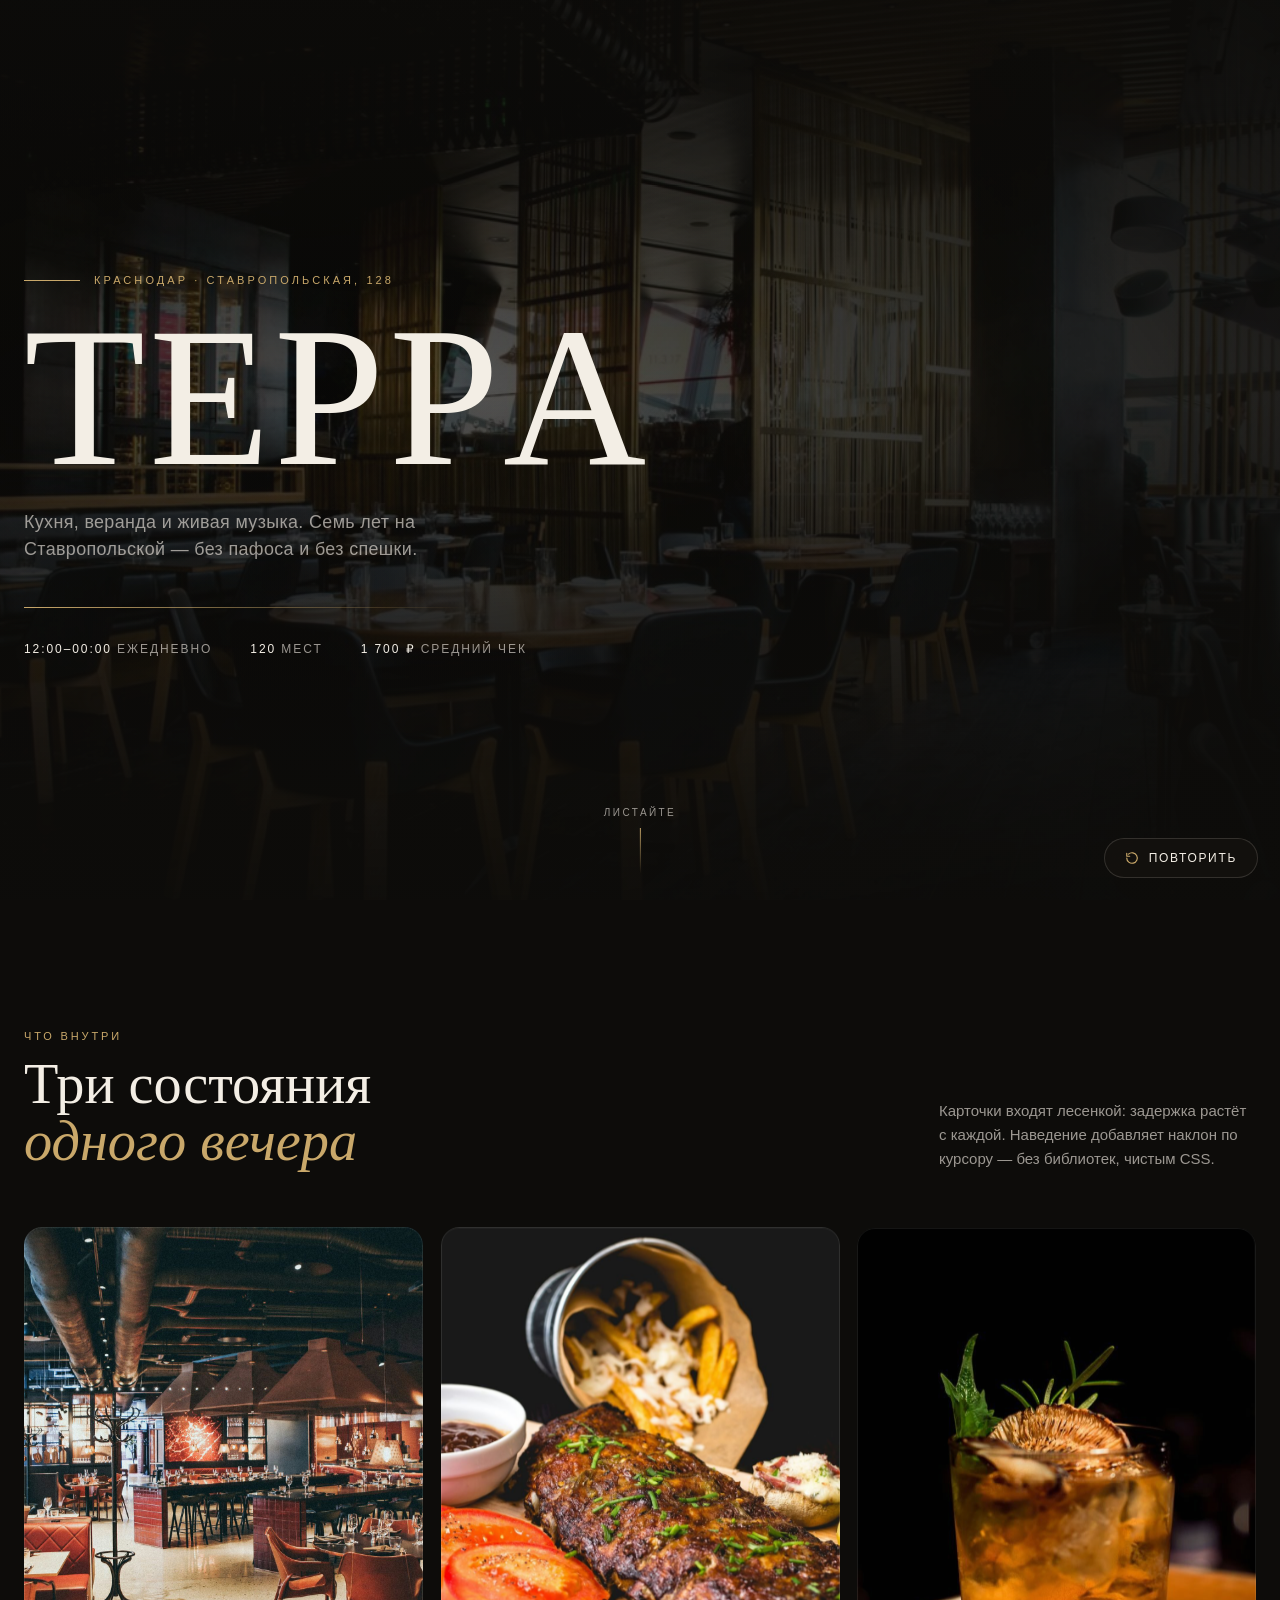
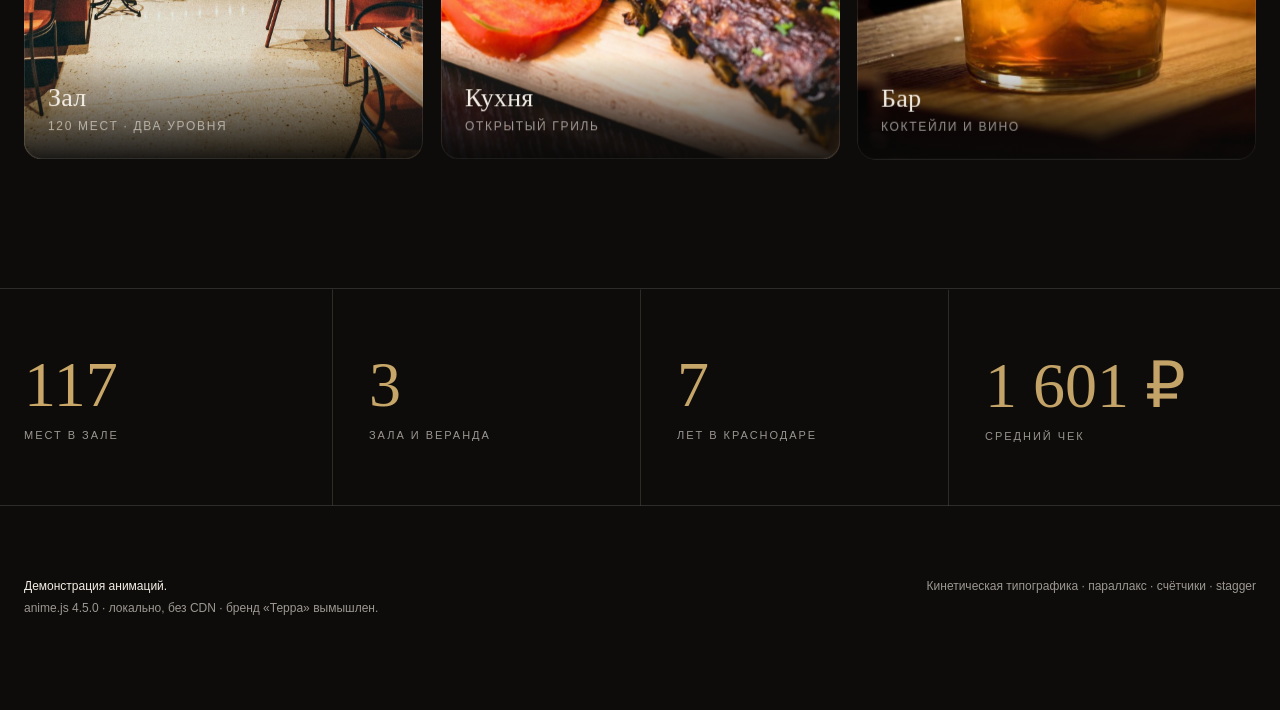
<file: demo/anime.html>
<!DOCTYPE html>
<html lang="ru">
<head>
<meta charset="utf-8">
<meta name="viewport" content="width=device-width, initial-scale=1">
<meta name="robots" content="noindex, nofollow">
<title>Терра — кинетический первый экран (демо анимаций)</title>
<meta name="description" content="Демонстрация анимаций на anime.js 4.5: кинетическая типографика, параллакс, счётчики. Бренд вымышлен.">
<link rel="icon" href="data:image/svg+xml,<svg xmlns='http://www.w3.org/2000/svg' viewBox='0 0 100 100'><rect width='100' height='100' fill='%230d0c0a'/><text y='72' x='50' text-anchor='middle' font-size='64' fill='%23c9a86a' font-family='Georgia'>Т</text></svg>">
<style>
  :root{
    --bg:#0d0c0a; --bg-2:#14120f; --cream:#f3eee5; --muted:rgba(243,238,229,.62);
    --gold:#c9a86a; --line:rgba(243,238,229,.14);
    --serif:"Georgia","Times New Roman",serif;
    --sans:-apple-system,BlinkMacSystemFont,"Segoe UI",Roboto,sans-serif;
  }
  *{margin:0;padding:0;box-sizing:border-box}
  html{scroll-behavior:smooth}
  body{background:var(--bg);color:var(--cream);font-family:var(--sans);
       -webkit-font-smoothing:antialiased;overflow-x:hidden}
  img{display:block;max-width:100%}
  .wrap{width:min(1280px,100% - 48px);margin-inline:auto}

  /* ---------- hero ---------- */
  .hero{position:relative;min-height:100svh;display:grid;align-items:center;overflow:hidden}
  .hero-bg{position:absolute;inset:-10% 0;z-index:0;will-change:transform}
  .hero-bg img{width:100%;height:100%;object-fit:cover;opacity:.62;
               transform:scale(1.08);will-change:transform}
  .hero-bg::after{content:"";position:absolute;inset:0;
    background:radial-gradient(120% 90% at 30% 40%,rgba(13,12,10,.2),rgba(13,12,10,.92) 70%),
               linear-gradient(180deg,rgba(13,12,10,.85),rgba(13,12,10,.35) 45%,var(--bg))}
  .hero-in{position:relative;z-index:1;padding:120px 0 90px}
  .eyebrow{display:flex;align-items:center;gap:14px;
           font-size:11px;letter-spacing:.28em;text-transform:uppercase;color:var(--gold)}
  .eyebrow i{display:block;width:56px;height:1px;background:var(--gold);transform-origin:left;
             transform:scaleX(0)}
  .title{font-family:var(--serif);font-weight:400;line-height:.86;
         margin:26px 0 0;letter-spacing:.02em;
         font-size:clamp(88px,15.5vw,232px);text-transform:uppercase;
         display:flex;flex-wrap:wrap}
  .ltr{display:inline-block;will-change:transform,opacity,filter;opacity:0}
  .ltr-gap{width:.06em}
  .sub{margin-top:26px;font-size:clamp(15px,1.4vw,19px);color:var(--muted);
       letter-spacing:.02em;max-width:48ch;line-height:1.5}
  .rule{height:1px;background:linear-gradient(90deg,var(--gold),rgba(201,168,106,0));
        margin-top:44px;transform-origin:left;transform:scaleX(0);max-width:520px}
  .hero-meta{margin-top:34px;display:flex;gap:38px;flex-wrap:wrap;
             font-size:12px;letter-spacing:.16em;text-transform:uppercase;color:var(--muted)}
  .hero-meta b{color:var(--cream);font-weight:500}
  .scroll-hint{position:absolute;left:50%;bottom:26px;transform:translateX(-50%);
               font-size:10px;letter-spacing:.24em;text-transform:uppercase;
               color:var(--muted);display:flex;flex-direction:column;align-items:center;gap:10px;z-index:2}
  .scroll-hint i{width:1px;height:46px;background:linear-gradient(var(--gold),transparent);
                 animation:drip 2.4s ease-in-out infinite}
  @keyframes drip{0%,100%{transform:scaleY(.4);opacity:.4}50%{transform:scaleY(1);opacity:1}}

  /* ---------- cards ---------- */
  .sec{padding:130px 0}
  .sec-head{display:flex;justify-content:space-between;align-items:flex-end;
            gap:40px;flex-wrap:wrap;margin-bottom:56px}
  .sec-kicker{font-size:11px;letter-spacing:.26em;text-transform:uppercase;color:var(--gold)}
  .sec-title{font-family:var(--serif);font-weight:400;font-size:clamp(34px,4.4vw,62px);
             line-height:1.02;margin-top:14px}
  .sec-title em{font-style:italic;color:var(--gold)}
  .sec-lead{max-width:38ch;color:var(--muted);font-size:15px;line-height:1.6}

  .cards{display:grid;grid-template-columns:repeat(3,1fr);gap:18px;perspective:1200px}
  .card{position:relative;border-radius:18px;overflow:hidden;background:var(--bg-2);
        aspect-ratio:3/4;opacity:0;transform:translateY(60px);
        transition:box-shadow .5s}
  .card img{width:100%;height:100%;object-fit:cover;transition:transform .9s cubic-bezier(.16,1,.3,1)}
  .card:hover img{transform:scale(1.06)}
  .card figcaption{position:absolute;inset:auto 0 0;padding:26px 24px;
    background:linear-gradient(0deg,rgba(9,8,7,.92),rgba(9,8,7,.35) 60%,transparent)}
  .card h3{font-family:var(--serif);font-weight:400;font-size:26px;letter-spacing:.01em}
  .card p{margin-top:6px;font-size:12px;letter-spacing:.14em;text-transform:uppercase;color:var(--muted)}
  .card::after{content:"";position:absolute;inset:0;border-radius:18px;
    border:1px solid rgba(243,238,229,.1);pointer-events:none}

  /* ---------- numbers ---------- */
  .nums{border-top:1px solid var(--line);border-bottom:1px solid var(--line)}
  .nums-grid{display:grid;grid-template-columns:repeat(4,1fr);gap:0}
  .num{padding:64px 36px;border-left:1px solid var(--line);opacity:0;transform:translateY(30px)}
  .num:first-child{border-left:0;padding-left:0}
  .num b{display:block;font-family:var(--serif);font-weight:400;
         font-size:clamp(44px,5vw,66px);line-height:1;color:var(--gold);
         font-variant-numeric:tabular-nums;white-space:nowrap}
  .num span{display:block;margin-top:12px;font-size:11px;letter-spacing:.18em;
            text-transform:uppercase;color:var(--muted)}

  /* ---------- footer ---------- */
  .foot{padding:70px 0 90px;color:var(--muted);font-size:12px;line-height:1.8;
        display:flex;justify-content:space-between;gap:30px;flex-wrap:wrap}
  .foot b{color:var(--cream);font-weight:500}

  .replay{position:fixed;right:22px;bottom:22px;z-index:20;
    display:inline-flex;align-items:center;gap:10px;
    padding:12px 20px;border-radius:999px;cursor:pointer;
    background:rgba(20,18,15,.86);border:1px solid var(--line);
    color:var(--cream);font:inherit;font-size:12px;letter-spacing:.14em;text-transform:uppercase;
    backdrop-filter:blur(10px);transition:border-color .3s,transform .3s}
  .replay:hover{border-color:rgba(201,168,106,.6);transform:translateY(-2px)}
  .replay svg{width:14px;height:14px;color:var(--gold)}

  @media (max-width:900px){
    .cards{grid-template-columns:1fr;gap:14px}
    .card{aspect-ratio:16/10}
    .nums-grid{grid-template-columns:repeat(2,1fr)}
    .num{padding:40px 24px}
    .num:nth-child(3){border-left:0;padding-left:0}
    .num:nth-child(-n+2){border-bottom:1px solid var(--line)}
    .sec{padding:90px 0}
    .hero-in{padding:96px 0 110px}
    .scroll-hint{display:none}
  }
  @media (max-width:520px){
    .eyebrow{font-size:10px;letter-spacing:.16em;gap:10px}
    .eyebrow i{width:30px}
    .hero-meta{gap:18px 26px;font-size:11px}
    .nums-grid{grid-template-columns:1fr}
    .num{border-left:0;padding:28px 0}
    .num:first-child{padding-top:36px}
  }
  @media (prefers-reduced-motion:reduce){
    .ltr,.card,.num,.rule,.eyebrow i{opacity:1!important;transform:none!important;filter:none!important}
    .scroll-hint i{animation:none}
    html{scroll-behavior:auto}
  }
</style>
</head>
<body>

<section class="hero" id="top">
  <div class="hero-bg" id="heroBg">
    <img src="img/hero.jpg" alt="Зал ресторана «Терра»">
  </div>

  <div class="hero-in wrap">
    <div class="eyebrow"><i></i>Краснодар · Ставропольская, 128</div>

    <h1 class="title" id="title" aria-label="Терра">
      <span class="ltr" aria-hidden="true">Т</span><span class="ltr" aria-hidden="true">Е</span><span class="ltr" aria-hidden="true">Р</span><span class="ltr" aria-hidden="true">Р</span><span class="ltr" aria-hidden="true">А</span>
    </h1>

    <p class="sub">Кухня, веранда и живая музыка. Семь лет на Ставропольской — без пафоса и без спешки.</p>
    <div class="rule" id="rule"></div>

    <div class="hero-meta">
      <span><b>12:00–00:00</b> ежедневно</span>
      <span><b>120</b> мест</span>
      <span><b>1 700 ₽</b> средний чек</span>
    </div>
  </div>

  <div class="scroll-hint">Листайте<i></i></div>
</section>

<section class="sec" id="menu">
  <div class="wrap">
    <div class="sec-head">
      <div>
        <div class="sec-kicker">Что внутри</div>
        <h2 class="sec-title">Три состояния<br><em>одного вечера</em></h2>
      </div>
      <p class="sec-lead">Карточки входят лесенкой: задержка растёт с каждой. Наведение добавляет наклон по курсору — без библиотек, чистым CSS.</p>
    </div>

    <div class="cards">
      <figure class="card">
        <img src="img/about-main.jpg" alt="Основной зал ресторана" loading="lazy">
        <figcaption><h3>Зал</h3><p>120 мест · два уровня</p></figcaption>
      </figure>
      <figure class="card">
        <img src="img/gallery-meat.jpg" alt="Мясное блюдо" loading="lazy">
        <figcaption><h3>Кухня</h3><p>Открытый гриль</p></figcaption>
      </figure>
      <figure class="card">
        <img src="img/gallery-drinks.jpg" alt="Напитки в баре" loading="lazy">
        <figcaption><h3>Бар</h3><p>Коктейли и вино</p></figcaption>
      </figure>
    </div>
  </div>
</section>

<section class="sec nums" style="padding:0">
  <div class="wrap">
    <div class="nums-grid">
      <div class="num"><b data-count="120">0</b><span>мест в зале</span></div>
      <div class="num"><b data-count="3">0</b><span>зала и веранда</span></div>
      <div class="num"><b data-count="7">0</b><span>лет в Краснодаре</span></div>
      <div class="num"><b data-count="1700" data-suffix=" ₽">0</b><span>средний чек</span></div>
    </div>
  </div>
</section>

<div class="wrap">
  <footer class="foot">
    <div><b>Демонстрация анимаций.</b><br>anime.js 4.5.0 · локально, без CDN · бренд «Терра» вымышлен.</div>
    <div>Кинетическая типографика · параллакс · счётчики · stagger</div>
  </footer>
</div>

<button class="replay" id="replay" type="button">
  <svg viewBox="0 0 24 24" fill="none" stroke="currentColor" stroke-width="2" stroke-linecap="round" stroke-linejoin="round" aria-hidden="true"><path d="M3 12a9 9 0 1 0 3-6.7"/><path d="M3 4v5h5"/></svg>
  Повторить
</button>

<script src="vendor/anime.umd.min.js"></script>
<script>
(function () {
  'use strict';

  var reduce = window.matchMedia('(prefers-reduced-motion: reduce)').matches;

  if (!window.anime) {                       /* библиотека не загрузилась — сайт живёт */
    document.querySelectorAll('.ltr,.card,.num').forEach(function (el) {
      el.style.opacity = 1; el.style.transform = 'none';
    });
    return;
  }

  var animate = anime.animate;
  var stagger = anime.stagger;
  var createTimeline = anime.createTimeline;

  var letters = document.querySelectorAll('.ltr');
  var rule = document.getElementById('rule');
  var bar = document.querySelector('.eyebrow i');

  /* ---------------- первый экран ---------------- */
  function hero() {
    if (reduce) {
      letters.forEach(function (l) { l.style.opacity = 1; });
      return;
    }
    createTimeline({ defaults: { ease: 'outExpo', duration: 1100 } })
      .add('.eyebrow', { opacity: [0, 1], translateY: [14, 0], duration: 700 }, 0)
      .add(bar, { scaleX: [0, 1], duration: 900, ease: 'inOutQuad' }, 120)
      .add(letters, {
        opacity: [0, 1],
        translateY: [110, 0],
        rotateX: [-70, 0],
        filter: ['blur(14px)', 'blur(0px)'],
        delay: stagger(90),
        duration: 1250
      }, 160)
      .add('.sub', { opacity: [0, 1], translateY: [24, 0], duration: 800 }, 780)
      .add(rule, { scaleX: [0, 1], duration: 1200, ease: 'inOutQuad' }, 900)
      .add('.hero-meta span', {
        opacity: [0, 1], translateY: [16, 0],
        delay: stagger(110), duration: 700
      }, 1000)
      .add('.scroll-hint', { opacity: [0, 1], duration: 600 }, 1400);
  }

  /* ---------------- появление секций ---------------- */
  function reveal(el, params) {
    animate(el, Object.assign({
      opacity: [0, 1],
      translateY: [50, 0],
      duration: 1000,
      ease: 'outExpo'
    }, params || {}));
  }

  var cards = document.querySelectorAll('.card');
  var nums = document.querySelectorAll('.num');

  var io = new IntersectionObserver(function (entries) {
    entries.forEach(function (e) {
      if (!e.isIntersecting) return;
      var t = e.target;
      io.unobserve(t);

      if (t.classList.contains('card')) {
        var i = Array.prototype.indexOf.call(cards, t);
        reveal(t, { delay: i * 140, rotateX: [8, 0] });
      } else if (t.classList.contains('num')) {
        var j = Array.prototype.indexOf.call(nums, t);
        reveal(t, { delay: j * 90, translateY: [24, 0] });
        var b = t.querySelector('b');
        var to = Number(b.getAttribute('data-count'));
        var suffix = b.getAttribute('data-suffix') || '';
        if (reduce) {                       /* без анимации — сразу конечное число */
          b.textContent = to.toLocaleString('ru-RU') + suffix;
          return;
        }
        var obj = { v: 0 };
        animate(obj, {
          v: to,
          duration: 1500 + j * 120,
          ease: 'outExpo',
          onUpdate: function () {
            b.textContent = Math.round(obj.v).toLocaleString('ru-RU') + suffix;
          }
        });
      }
    });
  }, { threshold: 0.25, rootMargin: '0px 0px -60px 0px' });

  cards.forEach(function (c) { io.observe(c); });
  nums.forEach(function (n) { io.observe(n); });

  /* ---------------- параллакс первого экрана ---------------- */
  var bg = document.getElementById('heroBg');
  if (!reduce) {
    var ticking = false;
    window.addEventListener('scroll', function () {
      if (ticking) return;
      ticking = true;
      requestAnimationFrame(function () {
        var y = window.scrollY;
        if (y < window.innerHeight * 1.2) {
          bg.style.transform = 'translate3d(0,' + (y * 0.24) + 'px,0)';
          bg.style.opacity = String(Math.max(0, 1 - y / (window.innerHeight * 0.9)));
        }
        ticking = false;
      });
    }, { passive: true });
  }

  /* ---------------- сброс счётчиков при повторе ---------------- */
  document.getElementById('replay').addEventListener('click', function () {
    letters.forEach(function (l) {
      l.style.opacity = 0;
      l.style.transform = '';
      l.style.filter = '';
    });
    document.querySelectorAll('.hero-meta span,.scroll-hint,.eyebrow').forEach(function (el) {
      el.style.opacity = 0; el.style.transform = '';
    });
    rule.style.transform = 'scaleX(0)';
    bar.style.transform = 'scaleX(0)';
    nums.forEach(function (n) { n.querySelector('b').textContent = '0'; });
    window.scrollTo({ top: 0, behavior: 'smooth' });
    setTimeout(hero, 420);
  });

  hero();
})();
</script>
</body>
</html>
</file>
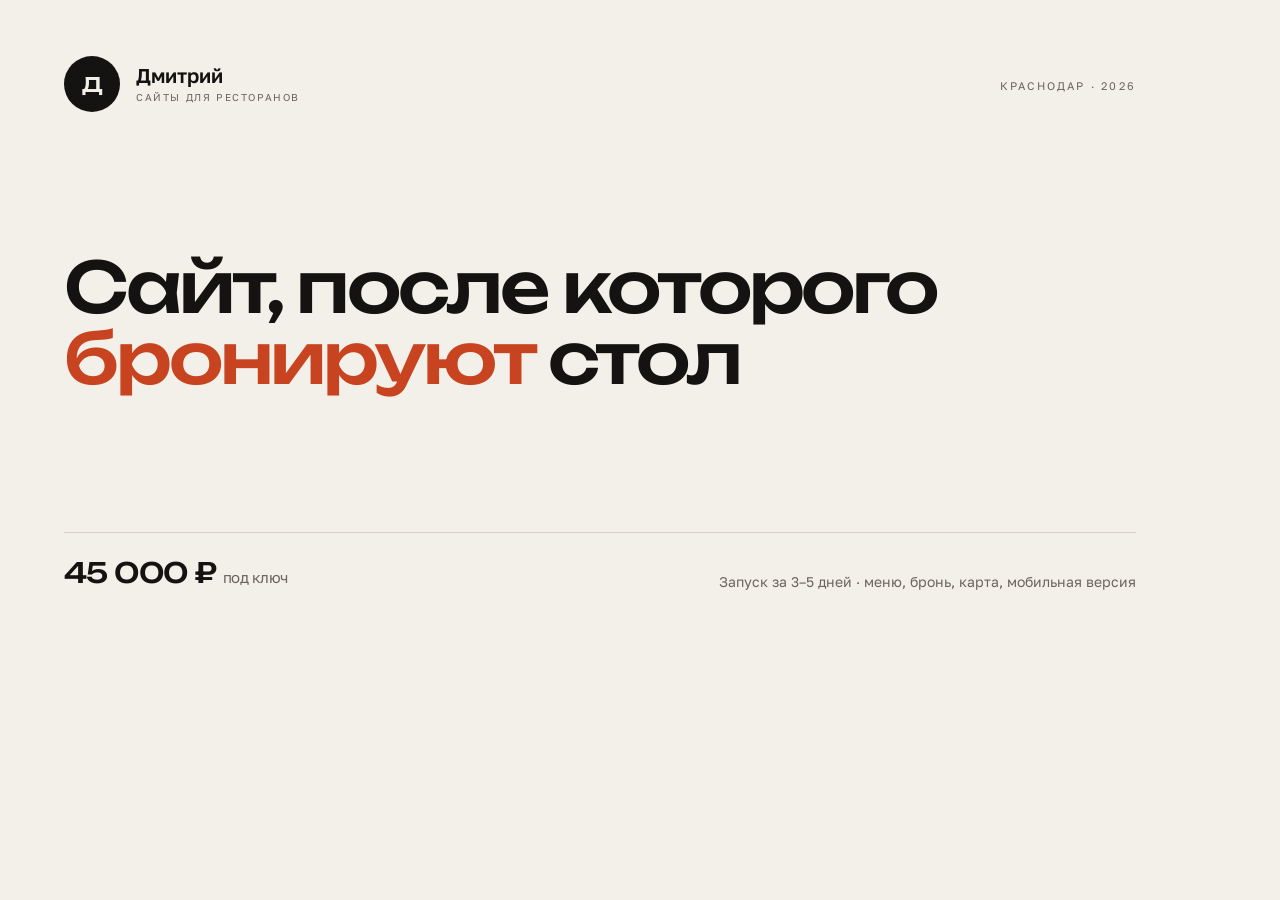
<file: preview/og.html>
<!doctype html><meta charset="utf-8">
<link rel="preconnect" href="https://fonts.googleapis.com">
<link rel="preconnect" href="https://fonts.gstatic.com" crossorigin>
<link href="https://fonts.googleapis.com/css2?family=Golos+Text:wght@400;500;600&family=Unbounded:wght@500&display=swap" rel="stylesheet">
<style>
  html,body{margin:0;width:1200px;height:630px;overflow:hidden}
  body{background:#f3f0e9;color:#141311;font-family:'Golos Text',sans-serif;padding:56px 64px 40px;display:flex;flex-direction:column;justify-content:space-between;box-sizing:border-box}
  .top{display:flex;align-items:center;gap:16px}
  .mark{width:56px;height:56px;border-radius:50%;background:#141311;color:#f3f0e9;display:grid;place-items:center;font-family:'Unbounded',sans-serif;font-size:20px;font-weight:500;flex:none}
  .name{font-size:20px;font-weight:600;line-height:1.15}
  .name small{display:block;font-size:10px;font-weight:400;letter-spacing:.16em;text-transform:uppercase;color:#6b655c;margin-top:5px}
  .label{font-size:11px;letter-spacing:.2em;text-transform:uppercase;color:#6b655c;margin-top:2px}
  h1{font-family:'Unbounded',sans-serif;font-weight:500;font-size:70px;line-height:1.02;letter-spacing:-.045em;margin:0;max-width:1060px}
  h1 em{font-style:normal;color:#c8431f}
  .bottom{display:flex;justify-content:space-between;align-items:flex-end;border-top:1px solid #d6d0c2;padding-top:22px}
  .bottom b{font-family:'Unbounded',sans-serif;font-weight:500;font-size:28px;letter-spacing:-.02em}
  .bottom span{font-size:14px;color:#6b655c}
</style>
<div class="top">
  <span class="mark">Д</span>
  <span class="name">Дмитрий<small>сайты для ресторанов</small></span>
  <span class="label" style="margin-left:auto">Краснодар · 2026</span>
</div>
<h1>Сайт, после которого <em>бронируют</em> стол</h1>
<div class="bottom">
  <b>45 000 ₽ <span style="font-family:'Golos Text',sans-serif;font-size:15px;font-weight:400;color:#6b655c">под ключ</span></b>
  <span>Запуск за 3–5 дней · меню, бронь, карта, мобильная версия</span>
</div>
</file>
<file: fonts/fonts.css>
/* Локальные копии шрифтов Google Fonts (OFL). Без внешних запросов. */
@font-face{font-family:'Unbounded';font-style:normal;font-weight:200 900;font-display:swap;src:url('unbounded-cyrillic.woff2') format('woff2');unicode-range:U+0301, U+0400-045F, U+0490-0491, U+04B0-04B1, U+2116;}
@font-face{font-family:'Unbounded';font-style:normal;font-weight:200 900;font-display:swap;src:url('unbounded-latin-ext.woff2') format('woff2');unicode-range:U+0100-02BA, U+02BD-02C5, U+02C7-02CC, U+02CE-02D7, U+02DD-02FF, U+0304, U+0308, U+0329, U+1D00-1DBF, U+1E00-1E9F, U+1EF2-1EFF, U+2020, U+20A0-20AB, U+20AD-20C4, U+2113, U+2C60-2C7F, U+A720-A7FF;}
@font-face{font-family:'Unbounded';font-style:normal;font-weight:200 900;font-display:swap;src:url('unbounded-latin.woff2') format('woff2');unicode-range:U+0000-00FF, U+0131, U+0152-0153, U+02BB-02BC, U+02C6, U+02DA, U+02DC, U+0304, U+0308, U+0329, U+2000-206F, U+20AC, U+2122, U+2191, U+2193, U+2212, U+2215, U+FEFF, U+FFFD;}
@font-face{font-family:'Golos Text';font-style:normal;font-weight:400 900;font-display:swap;src:url('golos-cyrillic.woff2') format('woff2');unicode-range:U+0301, U+0400-045F, U+0490-0491, U+04B0-04B1, U+2116;}
@font-face{font-family:'Golos Text';font-style:normal;font-weight:400 900;font-display:swap;src:url('golos-latin-ext.woff2') format('woff2');unicode-range:U+0100-02BA, U+02BD-02C5, U+02C7-02CC, U+02CE-02D7, U+02DD-02FF, U+0304, U+0308, U+0329, U+1D00-1DBF, U+1E00-1E9F, U+1EF2-1EFF, U+2020, U+20A0-20AB, U+20AD-20C4, U+2113, U+2C60-2C7F, U+A720-A7FF;}
@font-face{font-family:'Golos Text';font-style:normal;font-weight:400 900;font-display:swap;src:url('golos-latin.woff2') format('woff2');unicode-range:U+0000-00FF, U+0131, U+0152-0153, U+02BB-02BC, U+02C6, U+02DA, U+02DC, U+0304, U+0308, U+0329, U+2000-206F, U+20AC, U+2122, U+2191, U+2193, U+2212, U+2215, U+FEFF, U+FFFD;}
</file>
<file: demo/fonts/fonts.css>
/* Локальные копии Playfair Display и Inter (Google Fonts, OFL) */

@font-face{
  font-family:'Inter';
  font-style:normal;
  font-weight:300;
  font-display:swap;
  src:url('inter-300-cyrillic.woff2') format('woff2');
  unicode-range:U+0301, U+0400-045F, U+0490-0491, U+04B0-04B1, U+2116;
}

@font-face{
  font-family:'Inter';
  font-style:normal;
  font-weight:300;
  font-display:swap;
  src:url('inter-300-latin-ext.woff2') format('woff2');
  unicode-range:U+0100-02BA, U+02BD-02C5, U+02C7-02CC, U+02CE-02D7, U+02DD-02FF, U+0304, U+0308, U+0329, U+1D00-1DBF, U+1E00-1E9F, U+1EF2-1EFF, U+2020, U+20A0-20AB, U+20AD-20C4, U+2113, U+2C60-2C7F, U+A720-A7FF;
}

@font-face{
  font-family:'Inter';
  font-style:normal;
  font-weight:300;
  font-display:swap;
  src:url('inter-300-latin.woff2') format('woff2');
  unicode-range:U+0000-00FF, U+0131, U+0152-0153, U+02BB-02BC, U+02C6, U+02DA, U+02DC, U+0304, U+0308, U+0329, U+2000-206F, U+20AC, U+2122, U+2191, U+2193, U+2212, U+2215, U+FEFF, U+FFFD;
}

@font-face{
  font-family:'Inter';
  font-style:normal;
  font-weight:400;
  font-display:swap;
  src:url('inter-400-cyrillic.woff2') format('woff2');
  unicode-range:U+0301, U+0400-045F, U+0490-0491, U+04B0-04B1, U+2116;
}

@font-face{
  font-family:'Inter';
  font-style:normal;
  font-weight:400;
  font-display:swap;
  src:url('inter-400-latin-ext.woff2') format('woff2');
  unicode-range:U+0100-02BA, U+02BD-02C5, U+02C7-02CC, U+02CE-02D7, U+02DD-02FF, U+0304, U+0308, U+0329, U+1D00-1DBF, U+1E00-1E9F, U+1EF2-1EFF, U+2020, U+20A0-20AB, U+20AD-20C4, U+2113, U+2C60-2C7F, U+A720-A7FF;
}

@font-face{
  font-family:'Inter';
  font-style:normal;
  font-weight:400;
  font-display:swap;
  src:url('inter-400-latin.woff2') format('woff2');
  unicode-range:U+0000-00FF, U+0131, U+0152-0153, U+02BB-02BC, U+02C6, U+02DA, U+02DC, U+0304, U+0308, U+0329, U+2000-206F, U+20AC, U+2122, U+2191, U+2193, U+2212, U+2215, U+FEFF, U+FFFD;
}

@font-face{
  font-family:'Inter';
  font-style:normal;
  font-weight:500;
  font-display:swap;
  src:url('inter-500-cyrillic.woff2') format('woff2');
  unicode-range:U+0301, U+0400-045F, U+0490-0491, U+04B0-04B1, U+2116;
}

@font-face{
  font-family:'Inter';
  font-style:normal;
  font-weight:500;
  font-display:swap;
  src:url('inter-500-latin-ext.woff2') format('woff2');
  unicode-range:U+0100-02BA, U+02BD-02C5, U+02C7-02CC, U+02CE-02D7, U+02DD-02FF, U+0304, U+0308, U+0329, U+1D00-1DBF, U+1E00-1E9F, U+1EF2-1EFF, U+2020, U+20A0-20AB, U+20AD-20C4, U+2113, U+2C60-2C7F, U+A720-A7FF;
}

@font-face{
  font-family:'Inter';
  font-style:normal;
  font-weight:500;
  font-display:swap;
  src:url('inter-500-latin.woff2') format('woff2');
  unicode-range:U+0000-00FF, U+0131, U+0152-0153, U+02BB-02BC, U+02C6, U+02DA, U+02DC, U+0304, U+0308, U+0329, U+2000-206F, U+20AC, U+2122, U+2191, U+2193, U+2212, U+2215, U+FEFF, U+FFFD;
}

@font-face{
  font-family:'Inter';
  font-style:normal;
  font-weight:600;
  font-display:swap;
  src:url('inter-600-cyrillic.woff2') format('woff2');
  unicode-range:U+0301, U+0400-045F, U+0490-0491, U+04B0-04B1, U+2116;
}

@font-face{
  font-family:'Inter';
  font-style:normal;
  font-weight:600;
  font-display:swap;
  src:url('inter-600-latin-ext.woff2') format('woff2');
  unicode-range:U+0100-02BA, U+02BD-02C5, U+02C7-02CC, U+02CE-02D7, U+02DD-02FF, U+0304, U+0308, U+0329, U+1D00-1DBF, U+1E00-1E9F, U+1EF2-1EFF, U+2020, U+20A0-20AB, U+20AD-20C4, U+2113, U+2C60-2C7F, U+A720-A7FF;
}

@font-face{
  font-family:'Inter';
  font-style:normal;
  font-weight:600;
  font-display:swap;
  src:url('inter-600-latin.woff2') format('woff2');
  unicode-range:U+0000-00FF, U+0131, U+0152-0153, U+02BB-02BC, U+02C6, U+02DA, U+02DC, U+0304, U+0308, U+0329, U+2000-206F, U+20AC, U+2122, U+2191, U+2193, U+2212, U+2215, U+FEFF, U+FFFD;
}

@font-face{
  font-family:'Playfair Display';
  font-style:italic;
  font-weight:400;
  font-display:swap;
  src:url('playfair-400-italic-cyrillic.woff2') format('woff2');
  unicode-range:U+0301, U+0400-045F, U+0490-0491, U+04B0-04B1, U+2116;
}

@font-face{
  font-family:'Playfair Display';
  font-style:italic;
  font-weight:400;
  font-display:swap;
  src:url('playfair-400-italic-latin-ext.woff2') format('woff2');
  unicode-range:U+0100-02BA, U+02BD-02C5, U+02C7-02CC, U+02CE-02D7, U+02DD-02FF, U+0304, U+0308, U+0329, U+1D00-1DBF, U+1E00-1E9F, U+1EF2-1EFF, U+2020, U+20A0-20AB, U+20AD-20C4, U+2113, U+2C60-2C7F, U+A720-A7FF;
}

@font-face{
  font-family:'Playfair Display';
  font-style:italic;
  font-weight:400;
  font-display:swap;
  src:url('playfair-400-italic-latin.woff2') format('woff2');
  unicode-range:U+0000-00FF, U+0131, U+0152-0153, U+02BB-02BC, U+02C6, U+02DA, U+02DC, U+0304, U+0308, U+0329, U+2000-206F, U+20AC, U+2122, U+2191, U+2193, U+2212, U+2215, U+FEFF, U+FFFD;
}

@font-face{
  font-family:'Playfair Display';
  font-style:italic;
  font-weight:500;
  font-display:swap;
  src:url('playfair-500-italic-cyrillic.woff2') format('woff2');
  unicode-range:U+0301, U+0400-045F, U+0490-0491, U+04B0-04B1, U+2116;
}

@font-face{
  font-family:'Playfair Display';
  font-style:italic;
  font-weight:500;
  font-display:swap;
  src:url('playfair-500-italic-latin-ext.woff2') format('woff2');
  unicode-range:U+0100-02BA, U+02BD-02C5, U+02C7-02CC, U+02CE-02D7, U+02DD-02FF, U+0304, U+0308, U+0329, U+1D00-1DBF, U+1E00-1E9F, U+1EF2-1EFF, U+2020, U+20A0-20AB, U+20AD-20C4, U+2113, U+2C60-2C7F, U+A720-A7FF;
}

@font-face{
  font-family:'Playfair Display';
  font-style:italic;
  font-weight:500;
  font-display:swap;
  src:url('playfair-500-italic-latin.woff2') format('woff2');
  unicode-range:U+0000-00FF, U+0131, U+0152-0153, U+02BB-02BC, U+02C6, U+02DA, U+02DC, U+0304, U+0308, U+0329, U+2000-206F, U+20AC, U+2122, U+2191, U+2193, U+2212, U+2215, U+FEFF, U+FFFD;
}

@font-face{
  font-family:'Playfair Display';
  font-style:normal;
  font-weight:400;
  font-display:swap;
  src:url('playfair-400-cyrillic.woff2') format('woff2');
  unicode-range:U+0301, U+0400-045F, U+0490-0491, U+04B0-04B1, U+2116;
}

@font-face{
  font-family:'Playfair Display';
  font-style:normal;
  font-weight:400;
  font-display:swap;
  src:url('playfair-400-latin-ext.woff2') format('woff2');
  unicode-range:U+0100-02BA, U+02BD-02C5, U+02C7-02CC, U+02CE-02D7, U+02DD-02FF, U+0304, U+0308, U+0329, U+1D00-1DBF, U+1E00-1E9F, U+1EF2-1EFF, U+2020, U+20A0-20AB, U+20AD-20C4, U+2113, U+2C60-2C7F, U+A720-A7FF;
}

@font-face{
  font-family:'Playfair Display';
  font-style:normal;
  font-weight:400;
  font-display:swap;
  src:url('playfair-400-latin.woff2') format('woff2');
  unicode-range:U+0000-00FF, U+0131, U+0152-0153, U+02BB-02BC, U+02C6, U+02DA, U+02DC, U+0304, U+0308, U+0329, U+2000-206F, U+20AC, U+2122, U+2191, U+2193, U+2212, U+2215, U+FEFF, U+FFFD;
}

@font-face{
  font-family:'Playfair Display';
  font-style:normal;
  font-weight:500;
  font-display:swap;
  src:url('playfair-500-cyrillic.woff2') format('woff2');
  unicode-range:U+0301, U+0400-045F, U+0490-0491, U+04B0-04B1, U+2116;
}

@font-face{
  font-family:'Playfair Display';
  font-style:normal;
  font-weight:500;
  font-display:swap;
  src:url('playfair-500-latin-ext.woff2') format('woff2');
  unicode-range:U+0100-02BA, U+02BD-02C5, U+02C7-02CC, U+02CE-02D7, U+02DD-02FF, U+0304, U+0308, U+0329, U+1D00-1DBF, U+1E00-1E9F, U+1EF2-1EFF, U+2020, U+20A0-20AB, U+20AD-20C4, U+2113, U+2C60-2C7F, U+A720-A7FF;
}

@font-face{
  font-family:'Playfair Display';
  font-style:normal;
  font-weight:500;
  font-display:swap;
  src:url('playfair-500-latin.woff2') format('woff2');
  unicode-range:U+0000-00FF, U+0131, U+0152-0153, U+02BB-02BC, U+02C6, U+02DA, U+02DC, U+0304, U+0308, U+0329, U+2000-206F, U+20AC, U+2122, U+2191, U+2193, U+2212, U+2215, U+FEFF, U+FFFD;
}

@font-face{
  font-family:'Playfair Display';
  font-style:normal;
  font-weight:600;
  font-display:swap;
  src:url('playfair-600-cyrillic.woff2') format('woff2');
  unicode-range:U+0301, U+0400-045F, U+0490-0491, U+04B0-04B1, U+2116;
}

@font-face{
  font-family:'Playfair Display';
  font-style:normal;
  font-weight:600;
  font-display:swap;
  src:url('playfair-600-latin-ext.woff2') format('woff2');
  unicode-range:U+0100-02BA, U+02BD-02C5, U+02C7-02CC, U+02CE-02D7, U+02DD-02FF, U+0304, U+0308, U+0329, U+1D00-1DBF, U+1E00-1E9F, U+1EF2-1EFF, U+2020, U+20A0-20AB, U+20AD-20C4, U+2113, U+2C60-2C7F, U+A720-A7FF;
}

@font-face{
  font-family:'Playfair Display';
  font-style:normal;
  font-weight:600;
  font-display:swap;
  src:url('playfair-600-latin.woff2') format('woff2');
  unicode-range:U+0000-00FF, U+0131, U+0152-0153, U+02BB-02BC, U+02C6, U+02DA, U+02DC, U+0304, U+0308, U+0329, U+2000-206F, U+20AC, U+2122, U+2191, U+2193, U+2212, U+2215, U+FEFF, U+FFFD;
}

@font-face{
  font-family:'Playfair Display';
  font-style:normal;
  font-weight:700;
  font-display:swap;
  src:url('playfair-700-cyrillic.woff2') format('woff2');
  unicode-range:U+0301, U+0400-045F, U+0490-0491, U+04B0-04B1, U+2116;
}

@font-face{
  font-family:'Playfair Display';
  font-style:normal;
  font-weight:700;
  font-display:swap;
  src:url('playfair-700-latin-ext.woff2') format('woff2');
  unicode-range:U+0100-02BA, U+02BD-02C5, U+02C7-02CC, U+02CE-02D7, U+02DD-02FF, U+0304, U+0308, U+0329, U+1D00-1DBF, U+1E00-1E9F, U+1EF2-1EFF, U+2020, U+20A0-20AB, U+20AD-20C4, U+2113, U+2C60-2C7F, U+A720-A7FF;
}

@font-face{
  font-family:'Playfair Display';
  font-style:normal;
  font-weight:700;
  font-display:swap;
  src:url('playfair-700-latin.woff2') format('woff2');
  unicode-range:U+0000-00FF, U+0131, U+0152-0153, U+02BB-02BC, U+02C6, U+02DA, U+02DC, U+0304, U+0308, U+0329, U+2000-206F, U+20AC, U+2122, U+2191, U+2193, U+2212, U+2215, U+FEFF, U+FFFD;
}
</file>
<file: concepts/artel/fonts/fonts.css>
/* Локальные копии шрифтов Google Fonts (лицензия OFL). Без внешних запросов. */
@font-face{font-family:'Oswald';font-style:normal;font-weight:600;font-display:swap;src:url('oswald-cyrillic-600.woff2') format('woff2');unicode-range:U+0301, U+0400-045F, U+0490-0491, U+04B0-04B1, U+2116;}
@font-face{font-family:'Oswald';font-style:normal;font-weight:600;font-display:swap;src:url('oswald-latin-600.woff2') format('woff2');unicode-range:U+0000-00FF, U+0131, U+0152-0153, U+02BB-02BC, U+02C6, U+02DA, U+02DC, U+0304, U+0308, U+0329, U+2000-206F, U+20AC, U+2122, U+2191, U+2193, U+2212, U+2215, U+FEFF, U+FFFD;}
@font-face{font-family:'Oswald';font-style:normal;font-weight:600;font-display:swap;src:url('oswald-latin-ext-600.woff2') format('woff2');unicode-range:U+0100-02BA, U+02BD-02C5, U+02C7-02CC, U+02CE-02D7, U+02DD-02FF, U+0304, U+0308, U+0329, U+1D00-1DBF, U+1E00-1E9F, U+1EF2-1EFF, U+2020, U+20A0-20AB, U+20AD-20C4, U+2113, U+2C60-2C7F, U+A720-A7FF;}
@font-face{font-family:'Golos Text';font-style:normal;font-weight:400 900;font-display:swap;src:url('golos-cyrillic-400.woff2') format('woff2');unicode-range:U+0301, U+0400-045F, U+0490-0491, U+04B0-04B1, U+2116;}
@font-face{font-family:'Golos Text';font-style:normal;font-weight:400 900;font-display:swap;src:url('golos-latin-400.woff2') format('woff2');unicode-range:U+0000-00FF, U+0131, U+0152-0153, U+02BB-02BC, U+02C6, U+02DA, U+02DC, U+0304, U+0308, U+0329, U+2000-206F, U+20AC, U+2122, U+2191, U+2193, U+2212, U+2215, U+FEFF, U+FFFD;}
@font-face{font-family:'Golos Text';font-style:normal;font-weight:400 900;font-display:swap;src:url('golos-latin-ext-400.woff2') format('woff2');unicode-range:U+0100-02BA, U+02BD-02C5, U+02C7-02CC, U+02CE-02D7, U+02DD-02FF, U+0304, U+0308, U+0329, U+1D00-1DBF, U+1E00-1E9F, U+1EF2-1EFF, U+2020, U+20A0-20AB, U+20AD-20C4, U+2113, U+2C60-2C7F, U+A720-A7FF;}
</file>
<file: concepts/coffee/fonts/fonts.css>
/* Локальные копии шрифтов Google Fonts (лицензия OFL). Без внешних запросов. */
@font-face{font-family:'Cormorant Garamond';font-style:normal;font-weight:300 700;font-display:swap;src:url('cormorant-cyrillic.woff2') format('woff2');unicode-range:U+0301, U+0400-045F, U+0490-0491, U+04B0-04B1, U+2116;}
@font-face{font-family:'Cormorant Garamond';font-style:normal;font-weight:300 700;font-display:swap;src:url('cormorant-latin.woff2') format('woff2');unicode-range:U+0000-00FF, U+0131, U+0152-0153, U+02BB-02BC, U+02C6, U+02DA, U+02DC, U+0304, U+0308, U+0329, U+2000-206F, U+20AC, U+2122, U+2191, U+2193, U+2212, U+2215, U+FEFF, U+FFFD;}
@font-face{font-family:'Cormorant Garamond';font-style:normal;font-weight:300 700;font-display:swap;src:url('cormorant-latin-ext.woff2') format('woff2');unicode-range:U+0100-02BA, U+02BD-02C5, U+02C7-02CC, U+02CE-02D7, U+02DD-02FF, U+0304, U+0308, U+0329, U+1D00-1DBF, U+1E00-1E9F, U+1EF2-1EFF, U+2020, U+20A0-20AB, U+20AD-20C4, U+2113, U+2C60-2C7F, U+A720-A7FF;}
@font-face{font-family:'Cormorant Garamond';font-style:italic;font-weight:300 700;font-display:swap;src:url('cormorant-i-cyrillic.woff2') format('woff2');unicode-range:U+0301, U+0400-045F, U+0490-0491, U+04B0-04B1, U+2116;}
@font-face{font-family:'Cormorant Garamond';font-style:italic;font-weight:300 700;font-display:swap;src:url('cormorant-i-latin.woff2') format('woff2');unicode-range:U+0000-00FF, U+0131, U+0152-0153, U+02BB-02BC, U+02C6, U+02DA, U+02DC, U+0304, U+0308, U+0329, U+2000-206F, U+20AC, U+2122, U+2191, U+2193, U+2212, U+2215, U+FEFF, U+FFFD;}
@font-face{font-family:'Cormorant Garamond';font-style:italic;font-weight:300 700;font-display:swap;src:url('cormorant-i-latin-ext.woff2') format('woff2');unicode-range:U+0100-02BA, U+02BD-02C5, U+02C7-02CC, U+02CE-02D7, U+02DD-02FF, U+0304, U+0308, U+0329, U+1D00-1DBF, U+1E00-1E9F, U+1EF2-1EFF, U+2020, U+20A0-20AB, U+20AD-20C4, U+2113, U+2C60-2C7F, U+A720-A7FF;}
@font-face{font-family:'Golos Text';font-style:normal;font-weight:400 900;font-display:swap;src:url('golos-cyrillic.woff2') format('woff2');unicode-range:U+0301, U+0400-045F, U+0490-0491, U+04B0-04B1, U+2116;}
@font-face{font-family:'Golos Text';font-style:normal;font-weight:400 900;font-display:swap;src:url('golos-latin.woff2') format('woff2');unicode-range:U+0000-00FF, U+0131, U+0152-0153, U+02BB-02BC, U+02C6, U+02DA, U+02DC, U+0304, U+0308, U+0329, U+2000-206F, U+20AC, U+2122, U+2191, U+2193, U+2212, U+2215, U+FEFF, U+FFFD;}
@font-face{font-family:'Golos Text';font-style:normal;font-weight:400 900;font-display:swap;src:url('golos-latin-ext.woff2') format('woff2');unicode-range:U+0100-02BA, U+02BD-02C5, U+02C7-02CC, U+02CE-02D7, U+02DD-02FF, U+0304, U+0308, U+0329, U+1D00-1DBF, U+1E00-1E9F, U+1EF2-1EFF, U+2020, U+20A0-20AB, U+20AD-20C4, U+2113, U+2C60-2C7F, U+A720-A7FF;}
</file>
<file: concepts/farfor/fonts/fonts.css>
/* Локальные копии шрифтов Google Fonts (лицензия OFL). Без внешних запросов. */
@font-face{font-family:'Alice';font-style:normal;font-weight:400;font-display:swap;src:url('alice-cyrillic-400.woff2') format('woff2');unicode-range:U+0301, U+0400-045F, U+0490-0491, U+04B0-04B1, U+2116;}
@font-face{font-family:'Alice';font-style:normal;font-weight:400;font-display:swap;src:url('alice-latin-400.woff2') format('woff2');unicode-range:U+0000-00FF, U+0131, U+0152-0153, U+02BB-02BC, U+02C6, U+02DA, U+02DC, U+0304, U+0308, U+0329, U+2000-206F, U+20AC, U+2122, U+2191, U+2193, U+2212, U+2215, U+FEFF, U+FFFD;}
@font-face{font-family:'Alice';font-style:normal;font-weight:400;font-display:swap;src:url('alice-latin-ext-400.woff2') format('woff2');unicode-range:U+0100-02BA, U+02BD-02C5, U+02C7-02CC, U+02CE-02D7, U+02DD-02FF, U+0304, U+0308, U+0329, U+1D00-1DBF, U+1E00-1E9F, U+1EF2-1EFF, U+2020, U+20A0-20AB, U+20AD-20C4, U+2113, U+2C60-2C7F, U+A720-A7FF;}
@font-face{font-family:'Manrope';font-style:normal;font-weight:200 800;font-display:swap;src:url('manrope-cyrillic-200800.woff2') format('woff2');unicode-range:U+0301, U+0400-045F, U+0490-0491, U+04B0-04B1, U+2116;}
@font-face{font-family:'Manrope';font-style:normal;font-weight:200 800;font-display:swap;src:url('manrope-latin-200800.woff2') format('woff2');unicode-range:U+0000-00FF, U+0131, U+0152-0153, U+02BB-02BC, U+02C6, U+02DA, U+02DC, U+0304, U+0308, U+0329, U+2000-206F, U+20AC, U+2122, U+2191, U+2193, U+2212, U+2215, U+FEFF, U+FFFD;}
@font-face{font-family:'Manrope';font-style:normal;font-weight:200 800;font-display:swap;src:url('manrope-latin-ext-200800.woff2') format('woff2');unicode-range:U+0100-02BA, U+02BD-02C5, U+02C7-02CC, U+02CE-02D7, U+02DD-02FF, U+0304, U+0308, U+0329, U+1D00-1DBF, U+1E00-1E9F, U+1EF2-1EFF, U+2020, U+20A0-20AB, U+20AD-20C4, U+2113, U+2C60-2C7F, U+A720-A7FF;}
</file>
<file: concepts/salt/fonts/fonts.css>
/* Локальная копия Google Fonts. Начертания и подмножества те же, что отдавал Google. */

/* cyrillic-ext */
@font-face {
  font-family: 'JetBrains Mono';
  font-style: normal;
  font-weight: 400;
  font-display: swap;
  src: url(jetbrains-mono-cyrillic-ext.woff2) format('woff2');
  unicode-range: U+0460-052F, U+1C80-1C8A, U+20B4, U+2DE0-2DFF, U+A640-A69F, U+FE2E-FE2F;
}

/* cyrillic */
@font-face {
  font-family: 'JetBrains Mono';
  font-style: normal;
  font-weight: 400;
  font-display: swap;
  src: url(jetbrains-mono-cyrillic.woff2) format('woff2');
  unicode-range: U+0301, U+0400-045F, U+0490-0491, U+04B0-04B1, U+2116;
}

/* greek */
@font-face {
  font-family: 'JetBrains Mono';
  font-style: normal;
  font-weight: 400;
  font-display: swap;
  src: url(jetbrains-mono-greek.woff2) format('woff2');
  unicode-range: U+0370-0377, U+037A-037F, U+0384-038A, U+038C, U+038E-03A1, U+03A3-03FF;
}

/* vietnamese */
@font-face {
  font-family: 'JetBrains Mono';
  font-style: normal;
  font-weight: 400;
  font-display: swap;
  src: url(jetbrains-mono-vietnamese.woff2) format('woff2');
  unicode-range: U+0102-0103, U+0110-0111, U+0128-0129, U+0168-0169, U+01A0-01A1, U+01AF-01B0, U+0300-0301, U+0303-0304, U+0308-0309, U+0323, U+0329, U+1EA0-1EF9, U+20AB;
}

/* latin-ext */
@font-face {
  font-family: 'JetBrains Mono';
  font-style: normal;
  font-weight: 400;
  font-display: swap;
  src: url(jetbrains-mono-latin-ext.woff2) format('woff2');
  unicode-range: U+0100-02BA, U+02BD-02C5, U+02C7-02CC, U+02CE-02D7, U+02DD-02FF, U+0304, U+0308, U+0329, U+1D00-1DBF, U+1E00-1E9F, U+1EF2-1EFF, U+2020, U+20A0-20AB, U+20AD-20C4, U+2113, U+2C60-2C7F, U+A720-A7FF;
}

/* latin */
@font-face {
  font-family: 'JetBrains Mono';
  font-style: normal;
  font-weight: 400;
  font-display: swap;
  src: url(jetbrains-mono-latin.woff2) format('woff2');
  unicode-range: U+0000-00FF, U+0131, U+0152-0153, U+02BB-02BC, U+02C6, U+02DA, U+02DC, U+0304, U+0308, U+0329, U+2000-206F, U+20AC, U+2122, U+2191, U+2193, U+2212, U+2215, U+FEFF, U+FFFD;
}

/* cyrillic-ext */
@font-face {
  font-family: 'JetBrains Mono';
  font-style: normal;
  font-weight: 600;
  font-display: swap;
  src: url(jetbrains-mono-cyrillic-ext.woff2) format('woff2');
  unicode-range: U+0460-052F, U+1C80-1C8A, U+20B4, U+2DE0-2DFF, U+A640-A69F, U+FE2E-FE2F;
}

/* cyrillic */
@font-face {
  font-family: 'JetBrains Mono';
  font-style: normal;
  font-weight: 600;
  font-display: swap;
  src: url(jetbrains-mono-cyrillic.woff2) format('woff2');
  unicode-range: U+0301, U+0400-045F, U+0490-0491, U+04B0-04B1, U+2116;
}

/* greek */
@font-face {
  font-family: 'JetBrains Mono';
  font-style: normal;
  font-weight: 600;
  font-display: swap;
  src: url(jetbrains-mono-greek.woff2) format('woff2');
  unicode-range: U+0370-0377, U+037A-037F, U+0384-038A, U+038C, U+038E-03A1, U+03A3-03FF;
}

/* vietnamese */
@font-face {
  font-family: 'JetBrains Mono';
  font-style: normal;
  font-weight: 600;
  font-display: swap;
  src: url(jetbrains-mono-vietnamese.woff2) format('woff2');
  unicode-range: U+0102-0103, U+0110-0111, U+0128-0129, U+0168-0169, U+01A0-01A1, U+01AF-01B0, U+0300-0301, U+0303-0304, U+0308-0309, U+0323, U+0329, U+1EA0-1EF9, U+20AB;
}

/* latin-ext */
@font-face {
  font-family: 'JetBrains Mono';
  font-style: normal;
  font-weight: 600;
  font-display: swap;
  src: url(jetbrains-mono-latin-ext.woff2) format('woff2');
  unicode-range: U+0100-02BA, U+02BD-02C5, U+02C7-02CC, U+02CE-02D7, U+02DD-02FF, U+0304, U+0308, U+0329, U+1D00-1DBF, U+1E00-1E9F, U+1EF2-1EFF, U+2020, U+20A0-20AB, U+20AD-20C4, U+2113, U+2C60-2C7F, U+A720-A7FF;
}

/* latin */
@font-face {
  font-family: 'JetBrains Mono';
  font-style: normal;
  font-weight: 600;
  font-display: swap;
  src: url(jetbrains-mono-latin.woff2) format('woff2');
  unicode-range: U+0000-00FF, U+0131, U+0152-0153, U+02BB-02BC, U+02C6, U+02DA, U+02DC, U+0304, U+0308, U+0329, U+2000-206F, U+20AC, U+2122, U+2191, U+2193, U+2212, U+2215, U+FEFF, U+FFFD;
}

/* cyrillic-ext */
@font-face {
  font-family: 'Unbounded';
  font-style: normal;
  font-weight: 700;
  font-display: swap;
  src: url(unbounded-cyrillic-ext.woff2) format('woff2');
  unicode-range: U+0460-052F, U+1C80-1C8A, U+20B4, U+2DE0-2DFF, U+A640-A69F, U+FE2E-FE2F;
}

/* cyrillic */
@font-face {
  font-family: 'Unbounded';
  font-style: normal;
  font-weight: 700;
  font-display: swap;
  src: url(unbounded-cyrillic.woff2) format('woff2');
  unicode-range: U+0301, U+0400-045F, U+0490-0491, U+04B0-04B1, U+2116;
}

/* vietnamese */
@font-face {
  font-family: 'Unbounded';
  font-style: normal;
  font-weight: 700;
  font-display: swap;
  src: url(unbounded-vietnamese.woff2) format('woff2');
  unicode-range: U+0102-0103, U+0110-0111, U+0128-0129, U+0168-0169, U+01A0-01A1, U+01AF-01B0, U+0300-0301, U+0303-0304, U+0308-0309, U+0323, U+0329, U+1EA0-1EF9, U+20AB;
}

/* latin-ext */
@font-face {
  font-family: 'Unbounded';
  font-style: normal;
  font-weight: 700;
  font-display: swap;
  src: url(unbounded-latin-ext.woff2) format('woff2');
  unicode-range: U+0100-02BA, U+02BD-02C5, U+02C7-02CC, U+02CE-02D7, U+02DD-02FF, U+0304, U+0308, U+0329, U+1D00-1DBF, U+1E00-1E9F, U+1EF2-1EFF, U+2020, U+20A0-20AB, U+20AD-20C4, U+2113, U+2C60-2C7F, U+A720-A7FF;
}

/* latin */
@font-face {
  font-family: 'Unbounded';
  font-style: normal;
  font-weight: 700;
  font-display: swap;
  src: url(unbounded-latin.woff2) format('woff2');
  unicode-range: U+0000-00FF, U+0131, U+0152-0153, U+02BB-02BC, U+02C6, U+02DA, U+02DC, U+0304, U+0308, U+0329, U+2000-206F, U+20AC, U+2122, U+2191, U+2193, U+2212, U+2215, U+FEFF, U+FFFD;
}

/* cyrillic-ext */
@font-face {
  font-family: 'Unbounded';
  font-style: normal;
  font-weight: 900;
  font-display: swap;
  src: url(unbounded-cyrillic-ext.woff2) format('woff2');
  unicode-range: U+0460-052F, U+1C80-1C8A, U+20B4, U+2DE0-2DFF, U+A640-A69F, U+FE2E-FE2F;
}

/* cyrillic */
@font-face {
  font-family: 'Unbounded';
  font-style: normal;
  font-weight: 900;
  font-display: swap;
  src: url(unbounded-cyrillic.woff2) format('woff2');
  unicode-range: U+0301, U+0400-045F, U+0490-0491, U+04B0-04B1, U+2116;
}

/* vietnamese */
@font-face {
  font-family: 'Unbounded';
  font-style: normal;
  font-weight: 900;
  font-display: swap;
  src: url(unbounded-vietnamese.woff2) format('woff2');
  unicode-range: U+0102-0103, U+0110-0111, U+0128-0129, U+0168-0169, U+01A0-01A1, U+01AF-01B0, U+0300-0301, U+0303-0304, U+0308-0309, U+0323, U+0329, U+1EA0-1EF9, U+20AB;
}

/* latin-ext */
@font-face {
  font-family: 'Unbounded';
  font-style: normal;
  font-weight: 900;
  font-display: swap;
  src: url(unbounded-latin-ext.woff2) format('woff2');
  unicode-range: U+0100-02BA, U+02BD-02C5, U+02C7-02CC, U+02CE-02D7, U+02DD-02FF, U+0304, U+0308, U+0329, U+1D00-1DBF, U+1E00-1E9F, U+1EF2-1EFF, U+2020, U+20A0-20AB, U+20AD-20C4, U+2113, U+2C60-2C7F, U+A720-A7FF;
}

/* latin */
@font-face {
  font-family: 'Unbounded';
  font-style: normal;
  font-weight: 900;
  font-display: swap;
  src: url(unbounded-latin.woff2) format('woff2');
  unicode-range: U+0000-00FF, U+0131, U+0152-0153, U+02BB-02BC, U+02C6, U+02DA, U+02DC, U+0304, U+0308, U+0329, U+2000-206F, U+20AC, U+2122, U+2191, U+2193, U+2212, U+2215, U+FEFF, U+FFFD;
}
</file>
<file: concepts/steak/fonts/fonts.css>
/* Локальные копии шрифтов Google Fonts (лицензия OFL). Без внешних запросов. */
@font-face{font-family:'Oswald';font-style:normal;font-weight:200 700;font-display:swap;src:url('oswald-cyrillic.woff2') format('woff2');unicode-range:U+0301, U+0400-045F, U+0490-0491, U+04B0-04B1, U+2116;}
@font-face{font-family:'Oswald';font-style:normal;font-weight:200 700;font-display:swap;src:url('oswald-latin.woff2') format('woff2');unicode-range:U+0000-00FF, U+0131, U+0152-0153, U+02BB-02BC, U+02C6, U+02DA, U+02DC, U+0304, U+0308, U+0329, U+2000-206F, U+20AC, U+2122, U+2191, U+2193, U+2212, U+2215, U+FEFF, U+FFFD;}
@font-face{font-family:'Oswald';font-style:normal;font-weight:200 700;font-display:swap;src:url('oswald-latin-ext.woff2') format('woff2');unicode-range:U+0100-02BA, U+02BD-02C5, U+02C7-02CC, U+02CE-02D7, U+02DD-02FF, U+0304, U+0308, U+0329, U+1D00-1DBF, U+1E00-1E9F, U+1EF2-1EFF, U+2020, U+20A0-20AB, U+20AD-20C4, U+2113, U+2C60-2C7F, U+A720-A7FF;}
@font-face{font-family:'Golos Text';font-style:normal;font-weight:400 900;font-display:swap;src:url('golos-cyrillic.woff2') format('woff2');unicode-range:U+0301, U+0400-045F, U+0490-0491, U+04B0-04B1, U+2116;}
@font-face{font-family:'Golos Text';font-style:normal;font-weight:400 900;font-display:swap;src:url('golos-latin.woff2') format('woff2');unicode-range:U+0000-00FF, U+0131, U+0152-0153, U+02BB-02BC, U+02C6, U+02DA, U+02DC, U+0304, U+0308, U+0329, U+2000-206F, U+20AC, U+2122, U+2191, U+2193, U+2212, U+2215, U+FEFF, U+FFFD;}
@font-face{font-family:'Golos Text';font-style:normal;font-weight:400 900;font-display:swap;src:url('golos-latin-ext.woff2') format('woff2');unicode-range:U+0100-02BA, U+02BD-02C5, U+02C7-02CC, U+02CE-02D7, U+02DD-02FF, U+0304, U+0308, U+0329, U+1D00-1DBF, U+1E00-1E9F, U+1EF2-1EFF, U+2020, U+20A0-20AB, U+20AD-20C4, U+2113, U+2C60-2C7F, U+A720-A7FF;}
</file>
